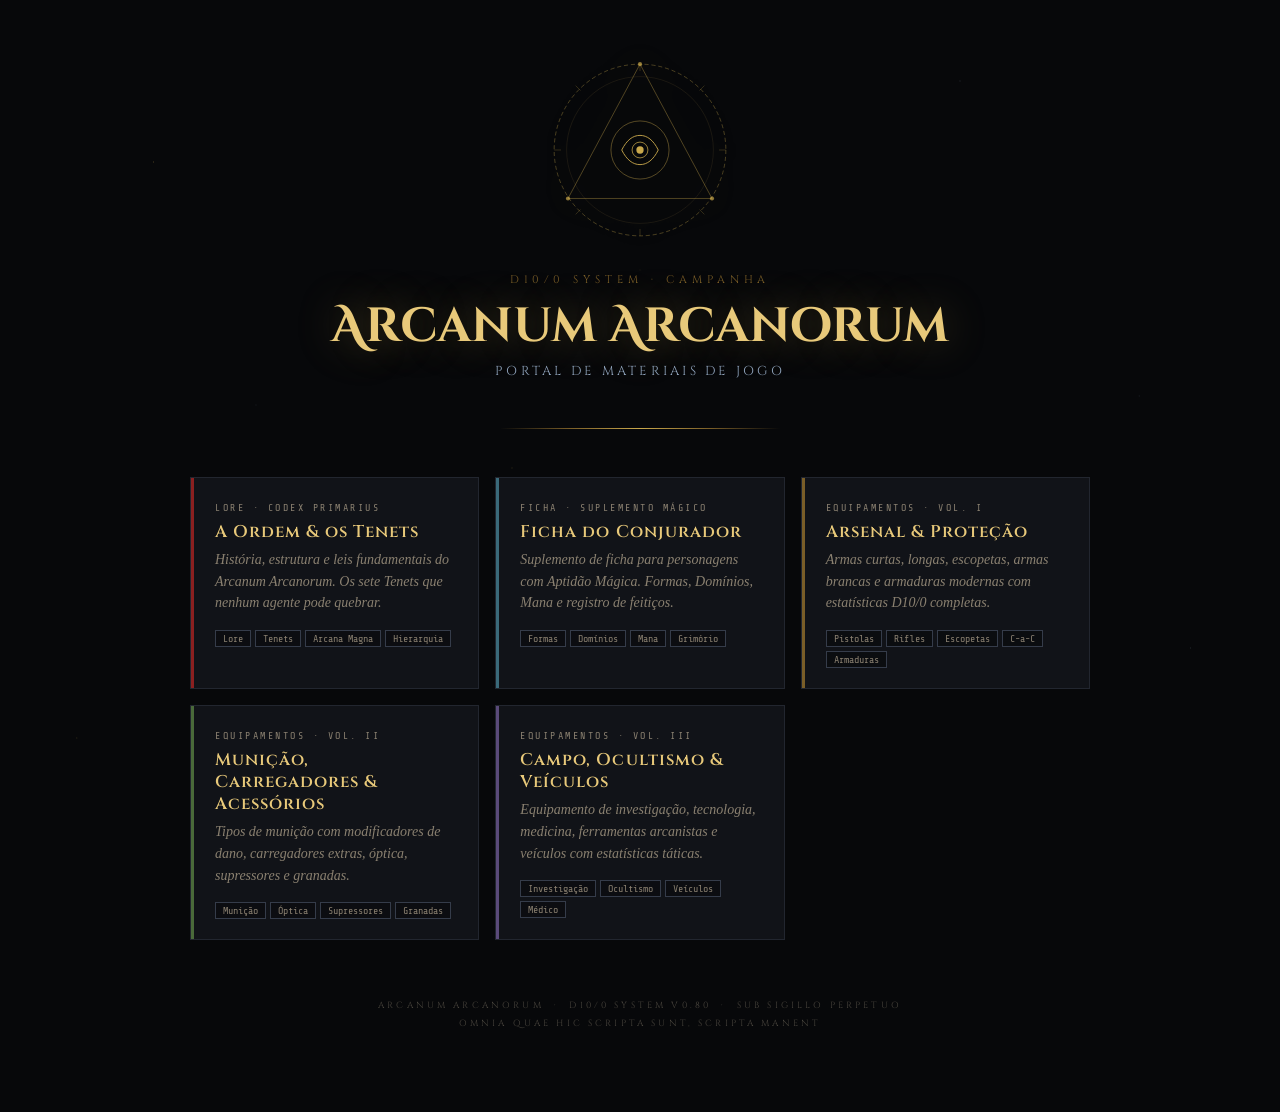
<file: index.html>
<!DOCTYPE html>
<html lang="pt-BR">
<head>
<meta charset="UTF-8">
<meta name="viewport" content="width=device-width, initial-scale=1.0">
<title>Arcanum Arcanorum — Portal</title>
<link rel="stylesheet" href="styles/index-codex.css">
</head>
<body class="index-page">

<!-- SIGIL -->
<div class="sigil-wrap">
  <div class="sigil-ring-anim">
    <svg viewBox="0 0 260 260" fill="none" xmlns="http://www.w3.org/2000/svg">
      <circle cx="130" cy="130" r="124" stroke="#c9a84c" stroke-width="1" stroke-dasharray="6 4" opacity="0.5"/>
      <circle cx="130" cy="130" r="106" stroke="#c9a84c" stroke-width="0.5" opacity="0.3"/>
      <polygon points="130,6 234,200 26,200" stroke="#c9a84c" stroke-width="1" fill="none" opacity="0.55"/>
      <circle cx="130" cy="130" r="42" stroke="#c9a84c" stroke-width="1" opacity="0.6"/>
      <g stroke="#c9a84c" stroke-width="0.8" opacity="0.4">
        <line x1="130" y1="6"   x2="130" y2="16"/>
        <line x1="130" y1="244" x2="130" y2="254"/>
        <line x1="6"   y1="130" x2="16"  y2="130"/>
        <line x1="244" y1="130" x2="254" y2="130"/>
        <line x1="37"  y1="37"  x2="44"  y2="44"/>
        <line x1="223" y1="37"  x2="216" y2="44"/>
        <line x1="37"  y1="223" x2="44"  y2="216"/>
        <line x1="223" y1="223" x2="216" y2="216"/>
      </g>
      <circle cx="130" cy="6"  r="3" fill="#c9a84c" opacity="0.7"/>
      <circle cx="234" cy="200" r="3" fill="#c9a84c" opacity="0.7"/>
      <circle cx="26"  cy="200" r="3" fill="#c9a84c" opacity="0.7"/>
    </svg>
  </div>
  <!-- eye is a sibling of the ring, NOT a child — so it never inherits the rotation -->
  <svg class="sigil-eye-static" width="56" height="56" viewBox="0 0 92 92" fill="none" xmlns="http://www.w3.org/2000/svg">
    <path d="M 16,46 C 24,30 34,22 46,22 C 58,22 68,30 76,46 C 68,62 58,70 46,70 C 34,70 24,62 16,46 Z"
          fill="none" stroke="#c9a84c" stroke-width="1.5"/>
    <circle cx="46" cy="46" r="13" fill="none" stroke="#c9a84c" stroke-width="1.2"/>
    <circle cx="46" cy="46" r="6" fill="#c9a84c"/>
  </svg>
</div>

<div class="supertitle">D10/0 System · Campanha</div>
<h1>Arcanum Arcanorum</h1>
<div class="subtitle">Portal de Materiais de Jogo</div>

<div class="rule"></div>

<div class="grid">

  <a class="card" href="codex.html">
    <div class="card-bar accent-lore"></div>
    <div class="card-vol">Lore · Codex Primarius</div>
    <div class="card-title">A Ordem &amp; os Tenets</div>
    <div class="card-desc">História, estrutura e leis fundamentais do Arcanum Arcanorum. Os sete Tenets que nenhum agente pode quebrar.</div>
    <div class="card-tags">
      <span class="tag">Lore</span>
      <span class="tag">Tenets</span>
      <span class="tag">Arcana Magna</span>
      <span class="tag">Hierarquia</span>
    </div>
    <div class="card-arrow">→</div>
  </a>

  <a class="card" href="ficha-conjurador.html">
    <div class="card-bar accent-sheet"></div>
    <div class="card-vol">Ficha · Suplemento Mágico</div>
    <div class="card-title">Ficha do Conjurador</div>
    <div class="card-desc">Suplemento de ficha para personagens com Aptidão Mágica. Formas, Domínios, Mana e registro de feitiços.</div>
    <div class="card-tags">
      <span class="tag">Formas</span>
      <span class="tag">Domínios</span>
      <span class="tag">Mana</span>
      <span class="tag">Grimório</span>
    </div>
    <div class="card-arrow">→</div>
  </a>

  <a class="card" href="equip-armas-armaduras.html">
    <div class="card-bar accent-arsenal"></div>
    <div class="card-vol">Equipamentos · Vol. I</div>
    <div class="card-title">Arsenal &amp; Proteção</div>
    <div class="card-desc">Armas curtas, longas, escopetas, armas brancas e armaduras modernas com estatísticas D10/0 completas.</div>
    <div class="card-tags">
      <span class="tag">Pistolas</span>
      <span class="tag">Rifles</span>
      <span class="tag">Escopetas</span>
      <span class="tag">C-a-C</span>
      <span class="tag">Armaduras</span>
    </div>
    <div class="card-arrow">→</div>
  </a>

  <a class="card" href="equip-municao-acessorios.html">
    <div class="card-bar accent-ammo"></div>
    <div class="card-vol">Equipamentos · Vol. II</div>
    <div class="card-title">Munição, Carregadores &amp; Acessórios</div>
    <div class="card-desc">Tipos de munição com modificadores de dano, carregadores extras, óptica, supressores e granadas.</div>
    <div class="card-tags">
      <span class="tag">Munição</span>
      <span class="tag">Óptica</span>
      <span class="tag">Supressores</span>
      <span class="tag">Granadas</span>
    </div>
    <div class="card-arrow">→</div>
  </a>

  <a class="card" href="equip-campo-veiculos.html">
    <div class="card-bar accent-field"></div>
    <div class="card-vol">Equipamentos · Vol. III</div>
    <div class="card-title">Campo, Ocultismo &amp; Veículos</div>
    <div class="card-desc">Equipamento de investigação, tecnologia, medicina, ferramentas arcanistas e veículos com estatísticas táticas.</div>
    <div class="card-tags">
      <span class="tag">Investigação</span>
      <span class="tag">Ocultismo</span>
      <span class="tag">Veículos</span>
      <span class="tag">Médico</span>
    </div>
    <div class="card-arrow">→</div>
  </a>

</div>

<footer>
  Arcanum Arcanorum &nbsp;·&nbsp; D10/0 System v0.80 &nbsp;·&nbsp; Sub Sigillo Perpetuo<br>
  Omnia quae hic scripta sunt, scripta manent
</footer>

</body>
</html>
</file>
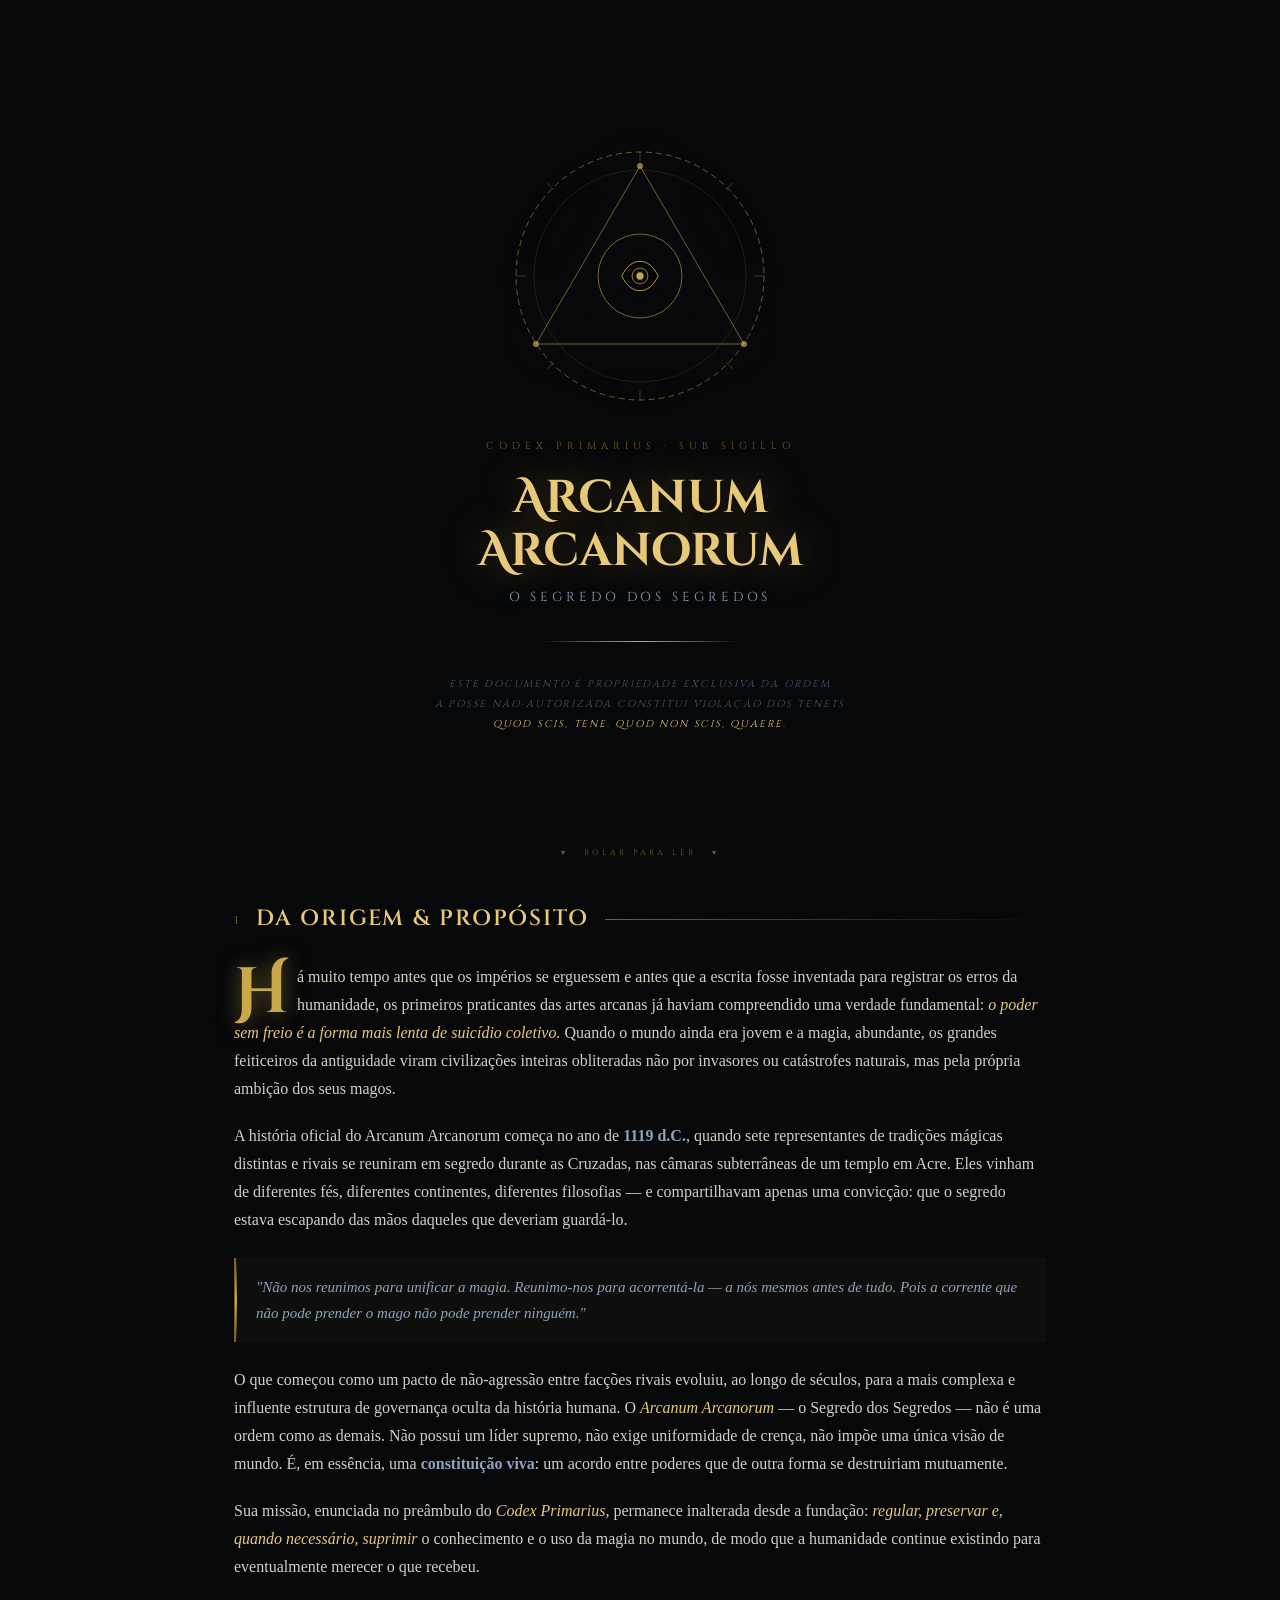
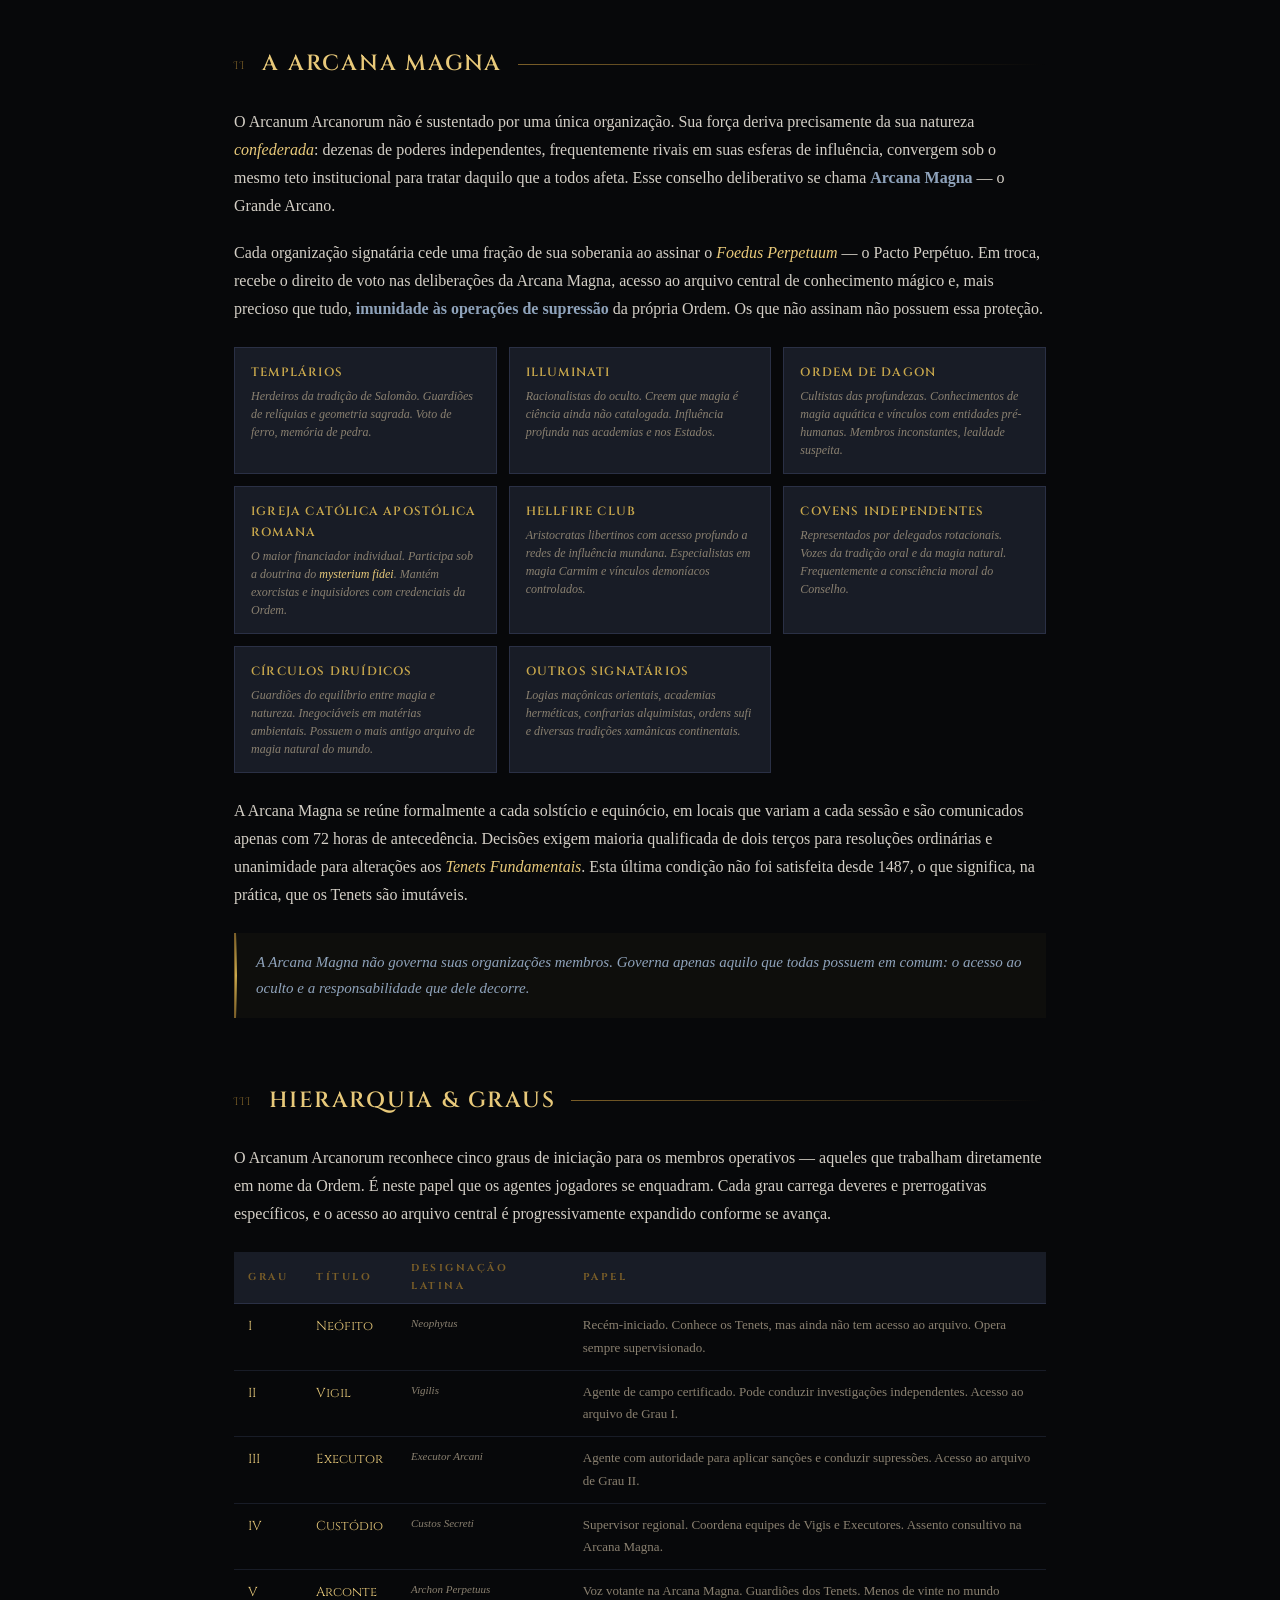
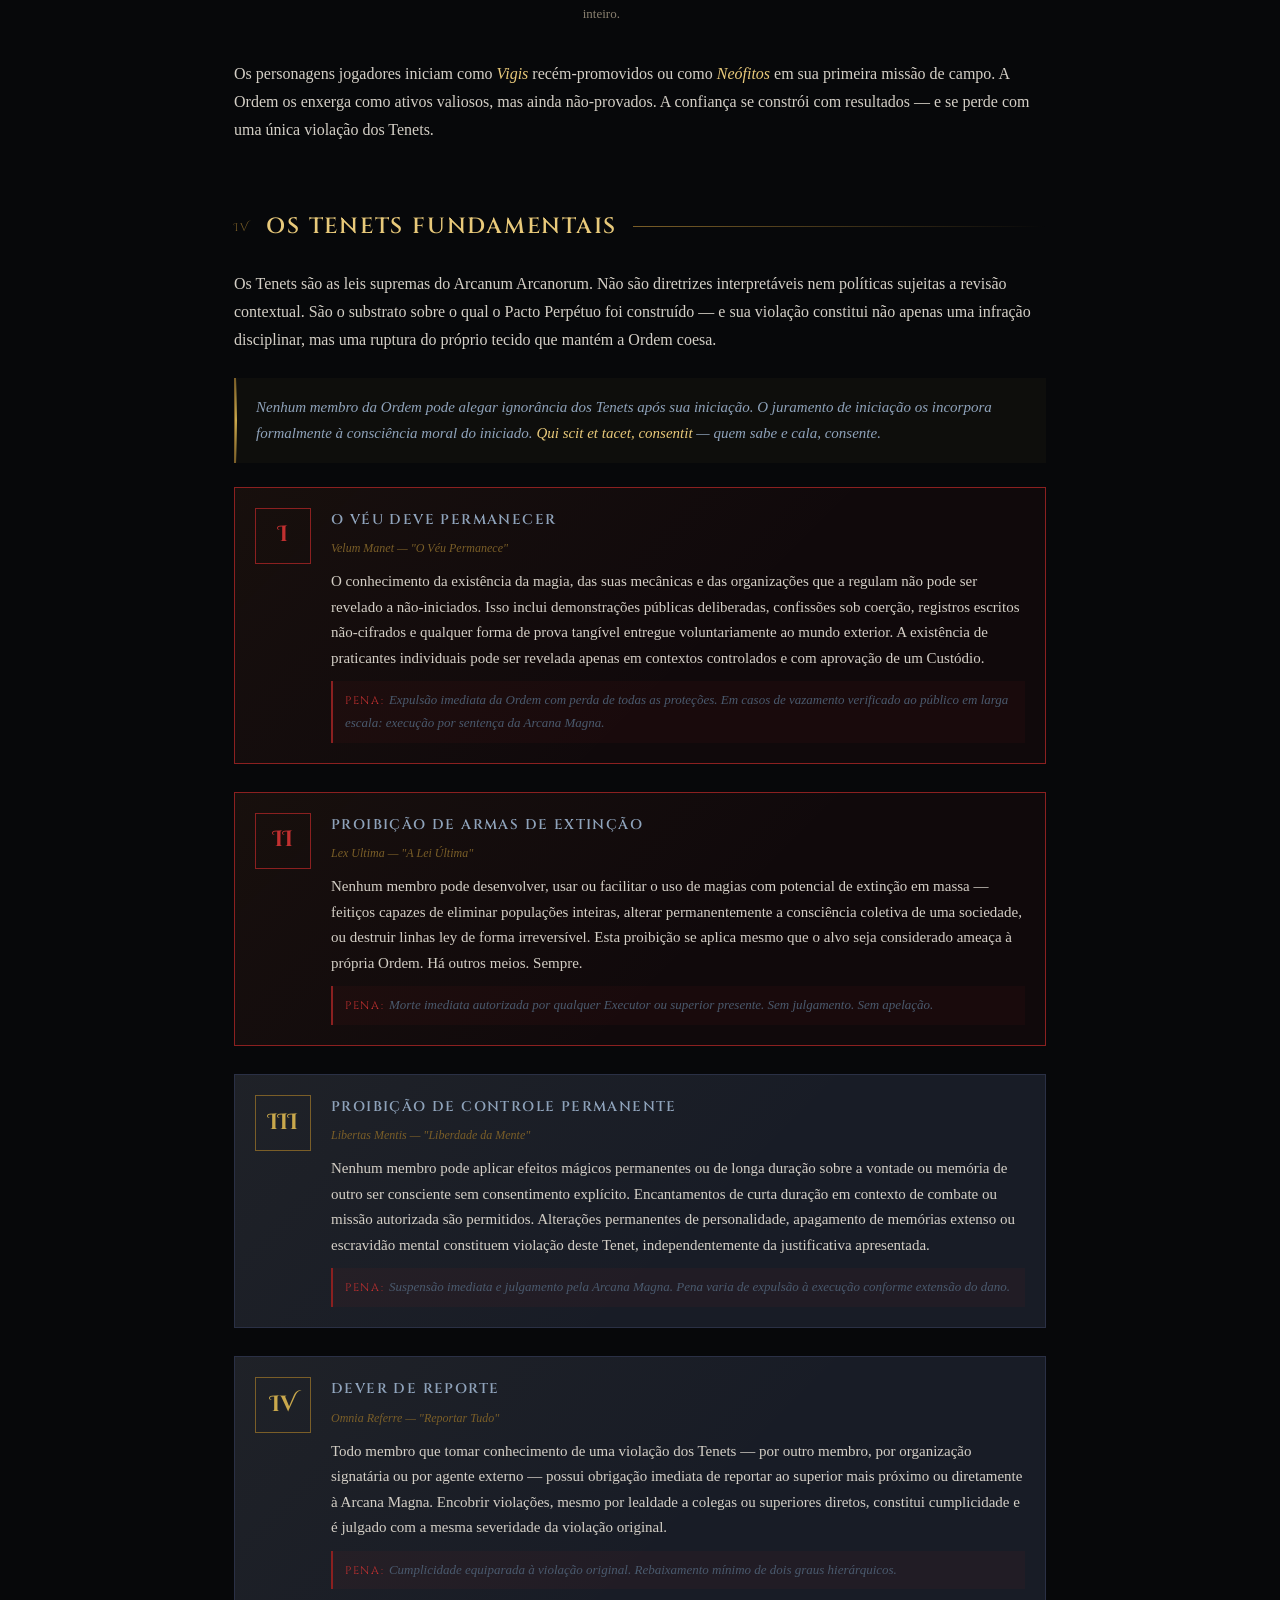
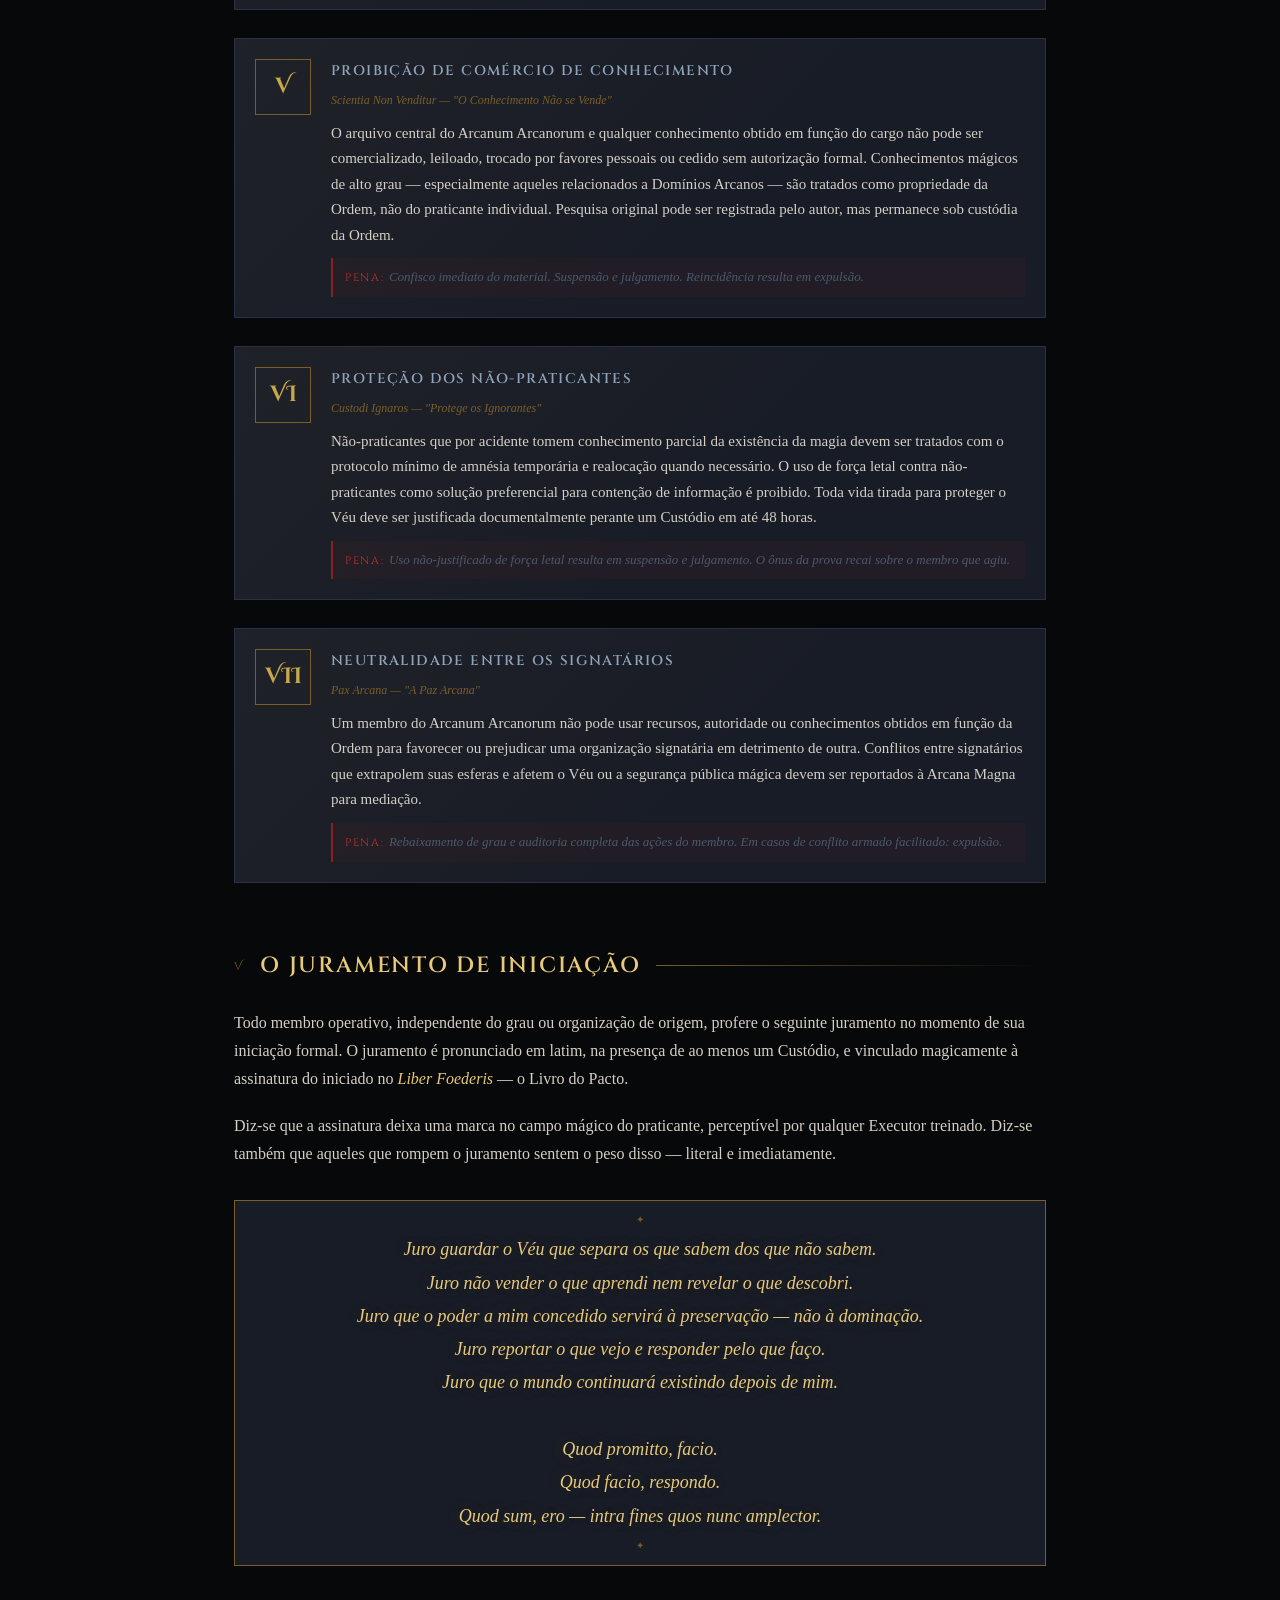
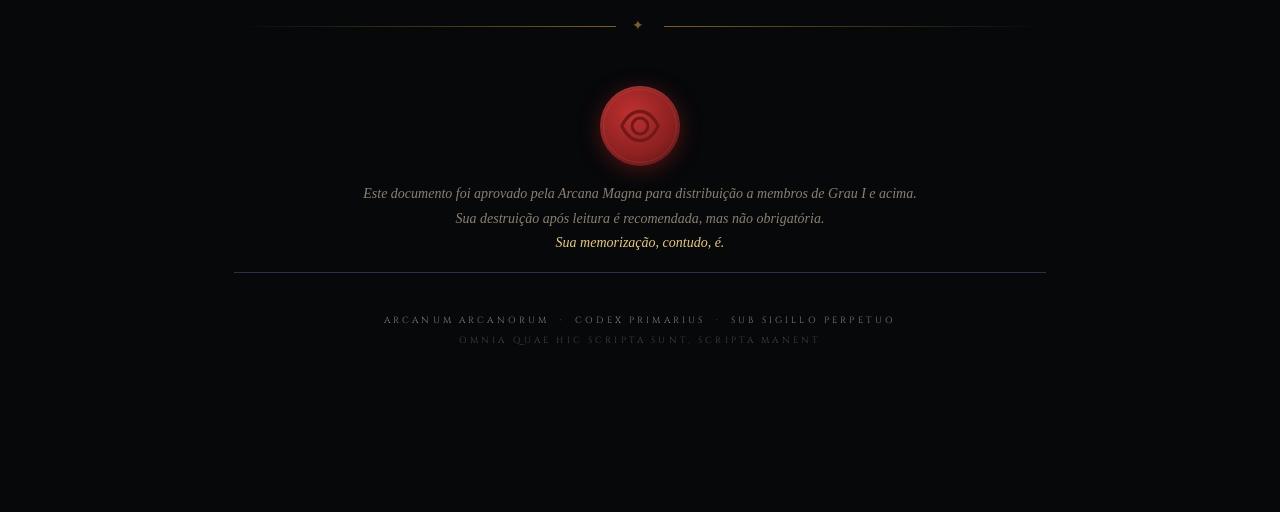
<file: arcanum-arcanorum-codex-vigilis.html>
<!DOCTYPE html>
<html lang="pt-BR">
<head>
<meta charset="UTF-8">
<meta name="viewport" content="width=device-width, initial-scale=1.0">
<title>Arcanum Arcanorum — Codex Primarius</title>
<style>
@import url('https://fonts.googleapis.com/css2?family=IM+Fell+English:ital@0;1&family=Cinzel+Decorative:wght@400;700&family=Cinzel:wght@400;600&display=swap');

:root {
  --void:       #07080a;
  --deep:       #0d0f14;
  --surface:    #12151c;
  --panel:      #181c26;
  --border:     #2a3045;
  --border-glow:#3d4a6e;
  --gold:       #c9a84c;
  --gold-light: #e8c97a;
  --gold-dim:   #7a5e28;
  --silver:     #8fa3bb;
  --silver-dim: #4a5a6e;
  --text:       #d4cfc6;
  --text-dim:   #8a8070;
  --red:        #8b2020;
  --red-glow:   #c03030;
}

*, *::before, *::after { box-sizing: border-box; margin: 0; padding: 0; }
html { scroll-behavior: smooth; }

body {
  background: var(--void);
  color: var(--text);
  font-family: 'IM Fell English', Georgia, serif;
  font-size: 16px;
  line-height: 1.75;
  min-height: 100vh;
  overflow-x: hidden;
}

body::before {
  content: '';
  position: fixed; inset: 0;
  background-image:
    radial-gradient(1px 1px at 15% 20%, rgba(201,168,76,0.3) 0%, transparent 100%),
    radial-gradient(1px 1px at 72% 8%,  rgba(143,163,187,0.2) 0%, transparent 100%),
    radial-gradient(1px 1px at 43% 55%, rgba(201,168,76,0.2) 0%, transparent 100%),
    radial-gradient(1px 1px at 88% 41%, rgba(143,163,187,0.15) 0%, transparent 100%),
    radial-gradient(1px 1px at 5%  80%, rgba(201,168,76,0.2) 0%, transparent 100%),
    radial-gradient(1px 1px at 60% 90%, rgba(143,163,187,0.1) 0%, transparent 100%),
    radial-gradient(1px 1px at 30% 65%, rgba(201,168,76,0.15) 0%, transparent 100%),
    radial-gradient(1px 1px at 95% 75%, rgba(143,163,187,0.2) 0%, transparent 100%);
  pointer-events: none;
  z-index: 0;
}

.wrapper {
  position: relative; z-index: 1;
  max-width: 860px;
  margin: 0 auto;
  padding: 0 24px 80px;
}

/* COVER */
.cover {
  min-height: 100vh;
  display: flex;
  flex-direction: column;
  align-items: center;
  justify-content: center;
  text-align: center;
  padding: 60px 0 80px;
  position: relative;
}

.sigil-ring {
  width: 260px; height: 260px;
  margin: 0 auto 32px;
  position: relative;
  animation: rotateSlow 60s linear infinite;
}
@keyframes rotateSlow { to { transform: rotate(360deg); } }

.sigil-ring > svg { width: 100%; height: 100%; filter: drop-shadow(0 0 18px rgba(201,168,76,0.35)); }

.sigil-center {
  position: absolute; inset: 0;
  display: flex; align-items: center; justify-content: center;
  animation: rotateSlow 60s linear infinite reverse;
}

.sigil-center svg { width: 56px; height: 56px; flex-shrink: 0; }

.sigil-center-wax {
  animation: none; !important
  position: absolute; inset: 0;
  display: flex; align-items: center; justify-content: center;
  width: 56px; height: 56px; flex-shrink: 0;
  fill: #1b0606; !important
}


.cover-supertitle {
  font-family: 'Cinzel', serif;
  font-size: 10px; letter-spacing: 0.5em; text-transform: uppercase;
  color: var(--gold-dim); margin-bottom: 16px;
}
.cover-title {
  font-family: 'Cinzel Decorative', serif;
  font-size: clamp(28px, 5vw, 46px); font-weight: 700;
  color: var(--gold-light); line-height: 1.15;
  text-shadow: 0 0 40px rgba(201,168,76,0.4), 0 2px 4px rgba(0,0,0,0.8);
  margin-bottom: 8px;
}
.cover-subtitle {
  font-family: 'Cinzel', serif;
  font-size: 13px; letter-spacing: 0.3em; text-transform: uppercase;
  color: var(--silver); margin-bottom: 32px;
}
.cover-rule {
  width: 200px; height: 1px;
  background: linear-gradient(90deg, transparent, var(--gold-dim), var(--gold), var(--gold-dim), transparent);
  margin: 0 auto 32px;
}
.cover-seal {
  font-family: 'Cinzel', serif; font-size: 10px;
  letter-spacing: 0.18em; text-transform: uppercase;
  color: var(--silver-dim); font-style: italic; line-height: 2;
}
.cover-scroll-hint {
  position: absolute; bottom: 40px; left: 50%; transform: translateX(-50%);
  font-family: 'Cinzel', serif; font-size: 8px;
  letter-spacing: 0.4em; text-transform: uppercase; color: var(--gold-dim);
  animation: pulse 2.5s ease-in-out infinite;
}
@keyframes pulse { 0%,100%{opacity:0.3} 50%{opacity:0.9} }

/* SECTIONS */
.section { margin-bottom: 64px; opacity: 0; transform: translateY(24px); animation: fadeUp 0.8s ease forwards; }
.section:nth-child(2) { animation-delay:0.1s; }
.section:nth-child(3) { animation-delay:0.2s; }
.section:nth-child(4) { animation-delay:0.3s; }
.section:nth-child(5) { animation-delay:0.4s; }
.section:nth-child(6) { animation-delay:0.5s; }
@keyframes fadeUp { to { opacity:1; transform:translateY(0); } }

.section-header { display:flex; align-items:center; gap:16px; margin-bottom:24px; }
.section-number { font-family:'Cinzel Decorative',serif; font-size:11px; color:var(--gold-dim); letter-spacing:0.2em; white-space:nowrap; padding-top:2px; }
.section-title { font-family:'Cinzel',serif; font-size:clamp(16px,2.5vw,22px); font-weight:600; color:var(--gold-light); letter-spacing:0.08em; text-transform:uppercase; white-space:nowrap; }
.section-rule { flex:1; height:1px; background:linear-gradient(90deg, var(--gold-dim), transparent); }

/* PROSE */
p { margin-bottom: 1.2em; color: var(--text); font-size: 16px; }
p:last-child { margin-bottom: 0; }
em { color: var(--gold-light); font-style: italic; }
strong { color: var(--silver); font-weight: 600; }

.dropcap::first-letter {
  font-family: 'Cinzel Decorative', serif;
  font-size: 4em; font-weight: 700; color: var(--gold);
  float: left; line-height: 0.75; margin: 6px 8px 0 0;
  text-shadow: 0 0 20px rgba(201,168,76,0.5);
}

.callout {
  border-left: 2px solid var(--gold-dim);
  background: rgba(201,168,76,0.04);
  padding: 16px 20px; margin: 24px 0; position: relative;
}
.callout::before {
  content:''; position:absolute; top:0; left:-1px; bottom:0; width:2px;
  background: linear-gradient(to bottom, transparent, var(--gold), transparent);
}
.callout p { font-style:italic; color:var(--silver); font-size:15px; margin:0; }

/* PATRONS GRID */
.patrons-grid { display:grid; grid-template-columns:repeat(auto-fill,minmax(200px,1fr)); gap:12px; margin:24px 0; }
.patron-card {
  border:1px solid var(--border); background:var(--panel);
  padding:14px 16px; position:relative; overflow:hidden;
  transition: border-color 0.3s, background 0.3s;
}
.patron-card::before {
  content:''; position:absolute; top:0; left:0; right:0; height:1px;
  background:linear-gradient(90deg, transparent, var(--gold-dim), transparent);
  opacity:0; transition:opacity 0.3s;
}
.patron-card:hover { border-color:var(--gold-dim); background:rgba(201,168,76,0.05); }
.patron-card:hover::before { opacity:1; }
.patron-name { font-family:'Cinzel',serif; font-size:12px; font-weight:600; letter-spacing:0.1em; color:var(--gold); margin-bottom:4px; text-transform:uppercase; }
.patron-desc { font-size:12px; font-style:italic; color:var(--text-dim); line-height:1.5; }

/* HIERARCHY TABLE */
.hierarchy { width:100%; border-collapse:collapse; margin:24px 0; font-size:14px; }
.hierarchy th { font-family:'Cinzel',serif; font-size:10px; letter-spacing:0.25em; text-transform:uppercase; color:var(--gold-dim); text-align:left; padding:8px 14px; border-bottom:1px solid var(--border); background:var(--panel); }
.hierarchy td { padding:10px 14px; border-bottom:1px solid rgba(42,48,69,0.5); vertical-align:top; }
.hierarchy tr:last-child td { border-bottom:none; }
.hierarchy tr:hover td { background:rgba(201,168,76,0.03); }
.rank-name { font-family:'Cinzel',serif; font-size:13px; color:var(--gold-light); }
.rank-lat { font-style:italic; color:var(--text-dim); font-size:11px; display:block; }

/* TENETS */
.tenets-list { list-style:none; padding:0; counter-reset:tenet; }
.tenet-item {
  counter-increment: tenet;
  display:grid; grid-template-columns:56px 1fr; gap:20px; align-items:start;
  margin-bottom:28px; padding:20px;
  border:1px solid var(--border); background:var(--panel);
  position:relative; overflow:hidden; transition:border-color 0.3s;
}
.tenet-item::before {
  content:''; position:absolute; inset:0;
  background:linear-gradient(135deg, rgba(201,168,76,0.04) 0%, transparent 60%);
  pointer-events:none;
}
.tenet-item:hover { border-color:var(--border-glow); }
.tenet-item.blood { border-color:var(--red); background:rgba(139,32,32,0.07); }
.tenet-item.blood:hover { border-color:var(--red-glow); }
.tenet-item.blood .tenet-num { color:var(--red-glow); border-color:var(--red); }
.tenet-num {
  font-family:'Cinzel Decorative',serif; font-size:22px; font-weight:700; color:var(--gold);
  border:1px solid var(--gold-dim); width:56px; height:56px;
  display:flex; align-items:center; justify-content:center;
  flex-shrink:0; position:relative; z-index:1;
}
.tenet-body { position:relative; z-index:1; }
.tenet-title { font-family:'Cinzel',serif; font-size:14px; font-weight:600; letter-spacing:0.1em; text-transform:uppercase; color:var(--silver); margin-bottom:6px; }
.tenet-latin { font-style:italic; font-size:12px; color:var(--gold-dim); margin-bottom:10px; display:block; }
.tenet-text { font-size:15px; color:var(--text); margin:0; line-height:1.7; }
.tenet-penalty {
  margin-top:10px; padding:8px 12px;
  border-left:2px solid var(--red); background:rgba(139,32,32,0.08);
  font-size:13px; font-style:italic; color:var(--silver-dim);
}
.tenet-penalty::before {
  content:'Pena: '; font-family:'Cinzel',serif; font-style:normal;
  color:var(--red-glow); font-size:11px; letter-spacing:0.15em; text-transform:uppercase;
}

/* DIVIDER */
.divider { display:flex; align-items:center; gap:16px; margin:48px 0; color:var(--gold-dim); font-size:14px; letter-spacing:0.3em; }
.divider::before, .divider::after { content:''; flex:1; height:1px; background:linear-gradient(90deg, transparent, var(--gold-dim)); }
.divider::after { background:linear-gradient(90deg, var(--gold-dim), transparent); }

/* OATH */
.oath-block {
  border:1px solid var(--gold-dim); background:var(--panel);
  padding:32px 36px; margin:32px 0; position:relative; text-align:center;
}
.oath-block::before, .oath-block::after { content:'✦'; position:absolute; font-size:10px; color:var(--gold-dim); }
.oath-block::before { top:10px; left:50%; transform:translateX(-50%); }
.oath-block::after  { bottom:10px; left:50%; transform:translateX(-50%); }
.oath-text { font-family:'IM Fell English',serif; font-style:italic; font-size:18px; color:var(--gold-light); line-height:1.85; text-shadow:0 0 20px rgba(201,168,76,0.2); }

/* WAX SEAL */
.wax-seal {
  display:inline-flex; align-items:center; justify-content:center;
  width:80px; height:80px; border-radius:50%;
  background:radial-gradient(circle at 40% 35%, #c03030, #8b2020 60%, #4a0f0f);
  box-shadow:0 4px 20px rgba(139,32,32,0.5), inset 0 1px 2px rgba(255,255,255,0.1);
  font-size:32px; margin:0 auto 16px; position:relative;
}
.wax-seal::after { content:''; position:absolute; inset:3px; border-radius:50%; border:1px solid rgba(255,255,255,0.08); }

/* FOOTER */
.doc-footer {
  text-align:center; padding:40px 0 20px;
  border-top:1px solid var(--border);
  font-family:'Cinzel',serif; font-size:9px; letter-spacing:0.35em;
  text-transform:uppercase; color:var(--text-dim);
}

/* SCROLL PROGRESS */
.scroll-progress {
  position:fixed; top:0; left:0; right:0; height:2px;
  background:linear-gradient(90deg, var(--gold), #2a8a7a);
  transform-origin:left; transform:scaleX(0); z-index:100;
}
</style>
</head>
<body>

<div class="scroll-progress" id="progress"></div>

<div class="wrapper">

  <!-- COVER -->
  <div class="cover">
    <div class="sigil-ring">
      <svg viewBox="0 0 260 260" fill="none" xmlns="http://www.w3.org/2000/svg">
        <circle cx="130" cy="130" r="124" stroke="#c9a84c" stroke-width="1" stroke-dasharray="6 4" opacity="0.5"/>
        <circle cx="130" cy="130" r="106" stroke="#c9a84c" stroke-width="0.5" opacity="0.3"/>
        <polygon points="130,20 234,198 26,198" stroke="#c9a84c" stroke-width="1" fill="none" opacity="0.55"/>
        <circle cx="130" cy="130" r="42" stroke="#c9a84c" stroke-width="1" opacity="0.6"/>
        <g stroke="#c9a84c" stroke-width="0.8" opacity="0.4">
          <line x1="130" y1="6"   x2="130" y2="16"/>
          <line x1="130" y1="244" x2="130" y2="254"/>
          <line x1="6"   y1="130" x2="16"  y2="130"/>
          <line x1="244" y1="130" x2="254" y2="130"/>
          <line x1="37"  y1="37"  x2="44"  y2="44"/>
          <line x1="223" y1="37"  x2="216" y2="44"/>
          <line x1="37"  y1="223" x2="44"  y2="216"/>
          <line x1="223" y1="223" x2="216" y2="216"/>
        </g>
        <circle cx="130" cy="20"  r="3" fill="#c9a84c" opacity="0.7"/>
        <circle cx="234" cy="198" r="3" fill="#c9a84c" opacity="0.7"/>
        <circle cx="26"  cy="198" r="3" fill="#c9a84c" opacity="0.7"/>
      </svg>
      <div class="sigil-center">
        <svg width="92" height="92" viewBox="0 0 92 92" fill="none" xmlns="http://www.w3.org/2000/svg">
          <path d="M 16,46 C 24,30 34,22 46,22 C 58,22 68,30 76,46 C 68,62 58,70 46,70 C 34,70 24,62 16,46 Z"
                fill="none" stroke="#c9a84c" stroke-width="1.5"/>
          <circle cx="46" cy="46" r="13" fill="none" stroke="#c9a84c" stroke-width="1.2"/>
          <circle cx="46" cy="46" r="6" fill="#c9a84c"/>
        </svg>
      </div>
    </div>

    <div class="cover-supertitle">Codex Primarius · Sub Sigillo</div>
    <div class="cover-title">Arcanum<br>Arcanorum</div>
    <div class="cover-subtitle">O Segredo dos Segredos</div>
    <div class="cover-rule"></div>
    <div class="cover-seal">
      Este documento é propriedade exclusiva da Ordem<br>
      A posse não-autorizada constitui violação dos Tenets<br>
      <em>Quod scis, tene. Quod non scis, quaere.</em>
    </div>
    <div class="cover-scroll-hint">▾ &nbsp; rolar para ler &nbsp; ▾</div>
  </div>

  <!-- I. ORIGEM -->
  <div class="section">
    <div class="section-header">
      <span class="section-number">I</span>
      <span class="section-title">Da Origem &amp; Propósito</span>
      <div class="section-rule"></div>
    </div>

    <p class="dropcap">Há muito tempo antes que os impérios se erguessem e antes que a escrita fosse inventada para registrar os erros da humanidade, os primeiros praticantes das artes arcanas já haviam compreendido uma verdade fundamental: <em>o poder sem freio é a forma mais lenta de suicídio coletivo.</em> Quando o mundo ainda era jovem e a magia, abundante, os grandes feiticeiros da antiguidade viram civilizações inteiras obliteradas não por invasores ou catástrofes naturais, mas pela própria ambição dos seus magos.</p>

    <p>A história oficial do Arcanum Arcanorum começa no ano de <strong>1119 d.C.</strong>, quando sete representantes de tradições mágicas distintas e rivais se reuniram em segredo durante as Cruzadas, nas câmaras subterrâneas de um templo em Acre. Eles vinham de diferentes fés, diferentes continentes, diferentes filosofias — e compartilhavam apenas uma convicção: que o segredo estava escapando das mãos daqueles que deveriam guardá-lo.</p>

    <div class="callout">
      <p>"Não nos reunimos para unificar a magia. Reunimo-nos para acorrentá-la — a nós mesmos antes de tudo. Pois a corrente que não pode prender o mago não pode prender ninguém."</p>
    </div>

    <p>O que começou como um pacto de não-agressão entre facções rivais evoluiu, ao longo de séculos, para a mais complexa e influente estrutura de governança oculta da história humana. O <em>Arcanum Arcanorum</em> — o Segredo dos Segredos — não é uma ordem como as demais. Não possui um líder supremo, não exige uniformidade de crença, não impõe uma única visão de mundo. É, em essência, uma <strong>constituição viva</strong>: um acordo entre poderes que de outra forma se destruiriam mutuamente.</p>

    <p>Sua missão, enunciada no preâmbulo do <em>Codex Primarius</em>, permanece inalterada desde a fundação: <em>regular, preservar e, quando necessário, suprimir</em> o conhecimento e o uso da magia no mundo, de modo que a humanidade continue existindo para eventualmente merecer o que recebeu.</p>
  </div>

  <!-- II. ARCANA MAGNA -->
  <div class="section">
    <div class="section-header">
      <span class="section-number">II</span>
      <span class="section-title">A Arcana Magna</span>
      <div class="section-rule"></div>
    </div>

    <p>O Arcanum Arcanorum não é sustentado por uma única organização. Sua força deriva precisamente da sua natureza <em>confederada</em>: dezenas de poderes independentes, frequentemente rivais em suas esferas de influência, convergem sob o mesmo teto institucional para tratar daquilo que a todos afeta. Esse conselho deliberativo se chama <strong>Arcana Magna</strong> — o Grande Arcano.</p>

    <p>Cada organização signatária cede uma fração de sua soberania ao assinar o <em>Foedus Perpetuum</em> — o Pacto Perpétuo. Em troca, recebe o direito de voto nas deliberações da Arcana Magna, acesso ao arquivo central de conhecimento mágico e, mais precioso que tudo, <strong>imunidade às operações de supressão</strong> da própria Ordem. Os que não assinam não possuem essa proteção.</p>

    <div class="patrons-grid">
      <div class="patron-card">
        <div class="patron-name">Templários</div>
        <div class="patron-desc">Herdeiros da tradição de Salomão. Guardiões de relíquias e geometria sagrada. Voto de ferro, memória de pedra.</div>
      </div>
      <div class="patron-card">
        <div class="patron-name">Illuminati</div>
        <div class="patron-desc">Racionalistas do oculto. Creem que magia é ciência ainda não catalogada. Influência profunda nas academias e nos Estados.</div>
      </div>
      <div class="patron-card">
        <div class="patron-name">Ordem de Dagon</div>
        <div class="patron-desc">Cultistas das profundezas. Conhecimentos de magia aquática e vínculos com entidades pré-humanas. Membros inconstantes, lealdade suspeita.</div>
      </div>
      <div class="patron-card">
        <div class="patron-name">Igreja Católica Apostólica Romana</div>
        <div class="patron-desc">O maior financiador individual. Participa sob a doutrina do <em>mysterium fidei</em>. Mantém exorcistas e inquisidores com credenciais da Ordem.</div>
      </div>
      <div class="patron-card">
        <div class="patron-name">Hellfire Club</div>
        <div class="patron-desc">Aristocratas libertinos com acesso profundo a redes de influência mundana. Especialistas em magia Carmim e vínculos demoníacos controlados.</div>
      </div>
      <div class="patron-card">
        <div class="patron-name">Covens Independentes</div>
        <div class="patron-desc">Representados por delegados rotacionais. Vozes da tradição oral e da magia natural. Frequentemente a consciência moral do Conselho.</div>
      </div>
      <div class="patron-card">
        <div class="patron-name">Círculos Druídicos</div>
        <div class="patron-desc">Guardiões do equilíbrio entre magia e natureza. Inegociáveis em matérias ambientais. Possuem o mais antigo arquivo de magia natural do mundo.</div>
      </div>
      <div class="patron-card">
        <div class="patron-name">Outros Signatários</div>
        <div class="patron-desc">Logias maçônicas orientais, academias herméticas, confrarias alquimistas, ordens sufi e diversas tradições xamânicas continentais.</div>
      </div>
    </div>

    <p>A Arcana Magna se reúne formalmente a cada solstício e equinócio, em locais que variam a cada sessão e são comunicados apenas com 72 horas de antecedência. Decisões exigem maioria qualificada de dois terços para resoluções ordinárias e unanimidade para alterações aos <em>Tenets Fundamentais</em>. Esta última condição não foi satisfeita desde 1487, o que significa, na prática, que os Tenets são imutáveis.</p>

    <div class="callout">
      <p>A Arcana Magna não governa suas organizações membros. Governa apenas aquilo que todas possuem em comum: o acesso ao oculto e a responsabilidade que dele decorre.</p>
    </div>
  </div>

  <!-- III. HIERARQUIA -->
  <div class="section">
    <div class="section-header">
      <span class="section-number">III</span>
      <span class="section-title">Hierarquia &amp; Graus</span>
      <div class="section-rule"></div>
    </div>

    <p>O Arcanum Arcanorum reconhece cinco graus de iniciação para os membros operativos — aqueles que trabalham diretamente em nome da Ordem. É neste papel que os agentes jogadores se enquadram. Cada grau carrega deveres e prerrogativas específicos, e o acesso ao arquivo central é progressivamente expandido conforme se avança.</p>

    <table class="hierarchy">
      <thead>
        <tr>
          <th>Grau</th>
          <th>Título</th>
          <th>Designação Latina</th>
          <th>Papel</th>
        </tr>
      </thead>
      <tbody>
        <tr>
          <td><span class="rank-name">I</span></td>
          <td><span class="rank-name">Neófito</span></td>
          <td><span class="rank-lat">Neophytus</span></td>
          <td style="font-size:13px;color:#8a8070;">Recém-iniciado. Conhece os Tenets, mas ainda não tem acesso ao arquivo. Opera sempre supervisionado.</td>
        </tr>
        <tr>
          <td><span class="rank-name">II</span></td>
          <td><span class="rank-name">Vigil</span></td>
          <td><span class="rank-lat">Vigilis</span></td>
          <td style="font-size:13px;color:#8a8070;">Agente de campo certificado. Pode conduzir investigações independentes. Acesso ao arquivo de Grau I.</td>
        </tr>
        <tr>
          <td><span class="rank-name">III</span></td>
          <td><span class="rank-name">Executor</span></td>
          <td><span class="rank-lat">Executor Arcani</span></td>
          <td style="font-size:13px;color:#8a8070;">Agente com autoridade para aplicar sanções e conduzir supressões. Acesso ao arquivo de Grau II.</td>
        </tr>
        <tr>
          <td><span class="rank-name">IV</span></td>
          <td><span class="rank-name">Custódio</span></td>
          <td><span class="rank-lat">Custos Secreti</span></td>
          <td style="font-size:13px;color:#8a8070;">Supervisor regional. Coordena equipes de Vigis e Executores. Assento consultivo na Arcana Magna.</td>
        </tr>
        <tr>
          <td><span class="rank-name">V</span></td>
          <td><span class="rank-name">Arconte</span></td>
          <td><span class="rank-lat">Archon Perpetuus</span></td>
          <td style="font-size:13px;color:#8a8070;">Voz votante na Arcana Magna. Guardiões dos Tenets. Menos de vinte no mundo inteiro.</td>
        </tr>
      </tbody>
    </table>

    <p>Os personagens jogadores iniciam como <em>Vigis</em> recém-promovidos ou como <em>Neófitos</em> em sua primeira missão de campo. A Ordem os enxerga como ativos valiosos, mas ainda não-provados. A confiança se constrói com resultados — e se perde com uma única violação dos Tenets.</p>
  </div>

  <!-- IV. TENETS -->
  <div class="section">
    <div class="section-header">
      <span class="section-number">IV</span>
      <span class="section-title">Os Tenets Fundamentais</span>
      <div class="section-rule"></div>
    </div>

    <p>Os Tenets são as leis supremas do Arcanum Arcanorum. Não são diretrizes interpretáveis nem políticas sujeitas a revisão contextual. São o substrato sobre o qual o Pacto Perpétuo foi construído — e sua violação constitui não apenas uma infração disciplinar, mas uma ruptura do próprio tecido que mantém a Ordem coesa.</p>

    <div class="callout">
      <p>Nenhum membro da Ordem pode alegar ignorância dos Tenets após sua iniciação. O juramento de iniciação os incorpora formalmente à consciência moral do iniciado. <em>Qui scit et tacet, consentit</em> — quem sabe e cala, consente.</p>
    </div>

    <ul class="tenets-list">

      <li class="tenet-item blood">
        <div class="tenet-num">I</div>
        <div class="tenet-body">
          <div class="tenet-title">O Véu deve permanecer</div>
          <span class="tenet-latin">Velum Manet — "O Véu Permanece"</span>
          <p class="tenet-text">O conhecimento da existência da magia, das suas mecânicas e das organizações que a regulam não pode ser revelado a não-iniciados. Isso inclui demonstrações públicas deliberadas, confissões sob coerção, registros escritos não-cifrados e qualquer forma de prova tangível entregue voluntariamente ao mundo exterior. A existência de praticantes individuais pode ser revelada apenas em contextos controlados e com aprovação de um Custódio.</p>
          <div class="tenet-penalty">Expulsão imediata da Ordem com perda de todas as proteções. Em casos de vazamento verificado ao público em larga escala: execução por sentença da Arcana Magna.</div>
        </div>
      </li>

      <li class="tenet-item blood">
        <div class="tenet-num">II</div>
        <div class="tenet-body">
          <div class="tenet-title">Proibição de Armas de Extinção</div>
          <span class="tenet-latin">Lex Ultima — "A Lei Última"</span>
          <p class="tenet-text">Nenhum membro pode desenvolver, usar ou facilitar o uso de magias com potencial de extinção em massa — feitiços capazes de eliminar populações inteiras, alterar permanentemente a consciência coletiva de uma sociedade, ou destruir linhas ley de forma irreversível. Esta proibição se aplica mesmo que o alvo seja considerado ameaça à própria Ordem. Há outros meios. Sempre.</p>
          <div class="tenet-penalty">Morte imediata autorizada por qualquer Executor ou superior presente. Sem julgamento. Sem apelação.</div>
        </div>
      </li>

      <li class="tenet-item">
        <div class="tenet-num">III</div>
        <div class="tenet-body">
          <div class="tenet-title">Proibição de Controle Permanente</div>
          <span class="tenet-latin">Libertas Mentis — "Liberdade da Mente"</span>
          <p class="tenet-text">Nenhum membro pode aplicar efeitos mágicos permanentes ou de longa duração sobre a vontade ou memória de outro ser consciente sem consentimento explícito. Encantamentos de curta duração em contexto de combate ou missão autorizada são permitidos. Alterações permanentes de personalidade, apagamento de memórias extenso ou escravidão mental constituem violação deste Tenet, independentemente da justificativa apresentada.</p>
          <div class="tenet-penalty">Suspensão imediata e julgamento pela Arcana Magna. Pena varia de expulsão à execução conforme extensão do dano.</div>
        </div>
      </li>

      <li class="tenet-item">
        <div class="tenet-num">IV</div>
        <div class="tenet-body">
          <div class="tenet-title">Dever de Reporte</div>
          <span class="tenet-latin">Omnia Referre — "Reportar Tudo"</span>
          <p class="tenet-text">Todo membro que tomar conhecimento de uma violação dos Tenets — por outro membro, por organização signatária ou por agente externo — possui obrigação imediata de reportar ao superior mais próximo ou diretamente à Arcana Magna. Encobrir violações, mesmo por lealdade a colegas ou superiores diretos, constitui cumplicidade e é julgado com a mesma severidade da violação original.</p>
          <div class="tenet-penalty">Cumplicidade equiparada à violação original. Rebaixamento mínimo de dois graus hierárquicos.</div>
        </div>
      </li>

      <li class="tenet-item">
        <div class="tenet-num">V</div>
        <div class="tenet-body">
          <div class="tenet-title">Proibição de Comércio de Conhecimento</div>
          <span class="tenet-latin">Scientia Non Venditur — "O Conhecimento Não se Vende"</span>
          <p class="tenet-text">O arquivo central do Arcanum Arcanorum e qualquer conhecimento obtido em função do cargo não pode ser comercializado, leiloado, trocado por favores pessoais ou cedido sem autorização formal. Conhecimentos mágicos de alto grau — especialmente aqueles relacionados a Domínios Arcanos — são tratados como propriedade da Ordem, não do praticante individual. Pesquisa original pode ser registrada pelo autor, mas permanece sob custódia da Ordem.</p>
          <div class="tenet-penalty">Confisco imediato do material. Suspensão e julgamento. Reincidência resulta em expulsão.</div>
        </div>
      </li>

      <li class="tenet-item">
        <div class="tenet-num">VI</div>
        <div class="tenet-body">
          <div class="tenet-title">Proteção dos Não-Praticantes</div>
          <span class="tenet-latin">Custodi Ignaros — "Protege os Ignorantes"</span>
          <p class="tenet-text">Não-praticantes que por acidente tomem conhecimento parcial da existência da magia devem ser tratados com o protocolo mínimo de amnésia temporária e realocação quando necessário. O uso de força letal contra não-praticantes como solução preferencial para contenção de informação é proibido. Toda vida tirada para proteger o Véu deve ser justificada documentalmente perante um Custódio em até 48 horas.</p>
          <div class="tenet-penalty">Uso não-justificado de força letal resulta em suspensão e julgamento. O ônus da prova recai sobre o membro que agiu.</div>
        </div>
      </li>

      <li class="tenet-item">
        <div class="tenet-num">VII</div>
        <div class="tenet-body">
          <div class="tenet-title">Neutralidade entre os Signatários</div>
          <span class="tenet-latin">Pax Arcana — "A Paz Arcana"</span>
          <p class="tenet-text">Um membro do Arcanum Arcanorum não pode usar recursos, autoridade ou conhecimentos obtidos em função da Ordem para favorecer ou prejudicar uma organização signatária em detrimento de outra. Conflitos entre signatários que extrapolem suas esferas e afetem o Véu ou a segurança pública mágica devem ser reportados à Arcana Magna para mediação.</p>
          <div class="tenet-penalty">Rebaixamento de grau e auditoria completa das ações do membro. Em casos de conflito armado facilitado: expulsão.</div>
        </div>
      </li>

    </ul>
  </div>

  <!-- V. JURAMENTO -->
  <div class="section">
    <div class="section-header">
      <span class="section-number">V</span>
      <span class="section-title">O Juramento de Iniciação</span>
      <div class="section-rule"></div>
    </div>

    <p>Todo membro operativo, independente do grau ou organização de origem, profere o seguinte juramento no momento de sua iniciação formal. O juramento é pronunciado em latim, na presença de ao menos um Custódio, e vinculado magicamente à assinatura do iniciado no <em>Liber Foederis</em> — o Livro do Pacto.</p>

    <p>Diz-se que a assinatura deixa uma marca no campo mágico do praticante, perceptível por qualquer Executor treinado. Diz-se também que aqueles que rompem o juramento sentem o peso disso — literal e imediatamente.</p>

    <div class="oath-block">
      <div class="oath-text">
        Juro guardar o Véu que separa os que sabem dos que não sabem.<br>
        Juro não vender o que aprendi nem revelar o que descobri.<br>
        Juro que o poder a mim concedido servirá à preservação — não à dominação.<br>
        Juro reportar o que vejo e responder pelo que faço.<br>
        Juro que o mundo continuará existindo depois de mim.<br><br>
        <em>Quod promitto, facio.<br>
        Quod facio, respondo.<br>
        Quod sum, ero — intra fines quos nunc amplector.</em>
      </div>
    </div>

    <div class="divider">✦</div>

    <div style="text-align:center;margin-bottom:16px;">
      <div class="wax-seal">
      <div class="sigil-center-wax">
        <svg width="92" height="92" viewBox="0 0 92 92" fill="none" xmlns="http://www.w3.org/2000/svg">
          <path d="M 16,46 C 24,30 34,22 46,22 C 58,22 68,30 76,46 C 68,62 58,70 46,70 C 34,70 24,62 16,46 Z"
                fill="none" stroke="#6f1919" stroke-width="5"/>
          <circle cx="46" cy="46" r="13" fill="none" stroke="#6f1919" stroke-width="5"/>
        </svg>
      </div>
    </div>

    <p style="text-align:center;font-style:italic;color:var(--text-dim);font-size:14px;">
      Este documento foi aprovado pela Arcana Magna para distribuição a membros de Grau I e acima.<br>
      Sua destruição após leitura é recomendada, mas não obrigatória.<br>
      <em>Sua memorização, contudo, é.</em>
    </p>
  </div>

  <div class="doc-footer">
    Arcanum Arcanorum &nbsp;·&nbsp; Codex Primarius &nbsp;·&nbsp; Sub Sigillo Perpetuo<br>
    <span style="opacity:0.5;margin-top:4px;display:block;">Omnia quae hic scripta sunt, scripta manent</span>
  </div>

</div>

<script>
  window.addEventListener('scroll', () => {
    const el = document.getElementById('progress');
    const pct = window.scrollY / (document.body.scrollHeight - window.innerHeight);
    el.style.transform = 'scaleX(' + pct + ')';
  });
</script>
</body>
</html>
</file>
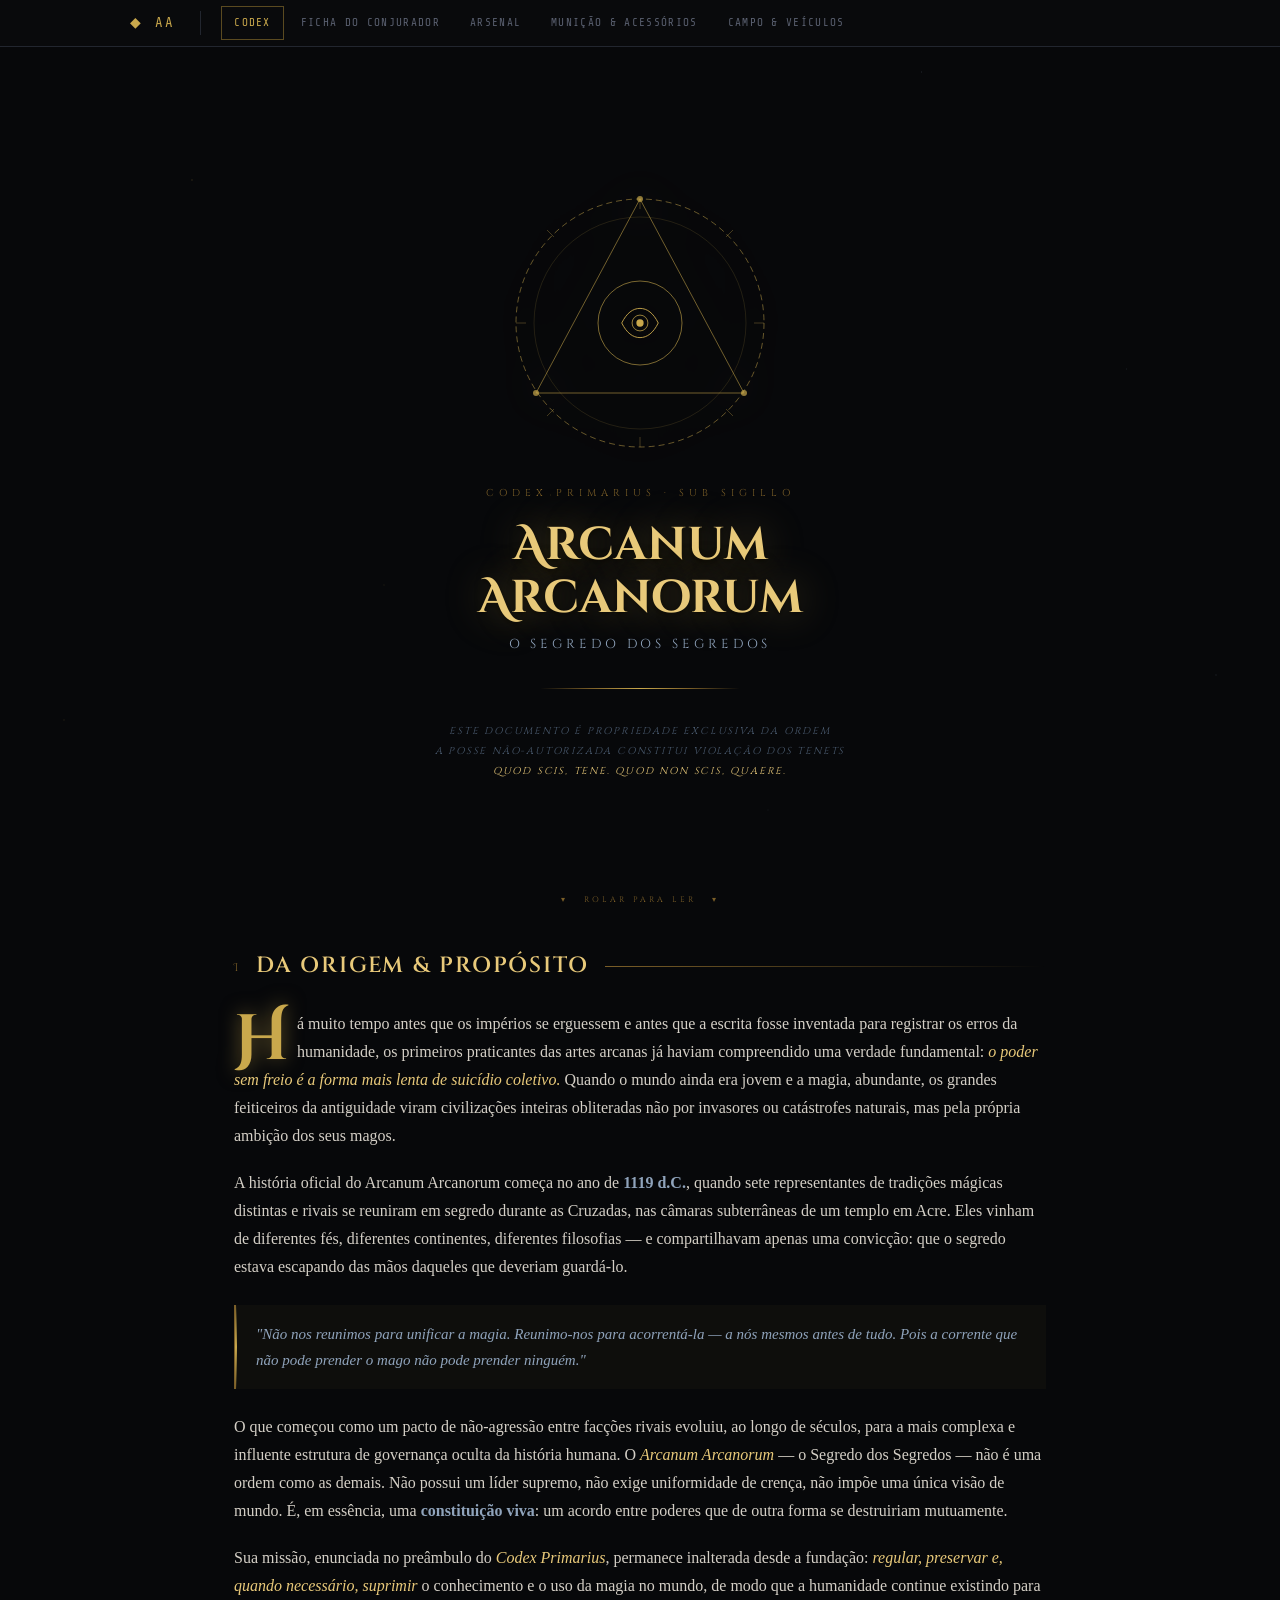
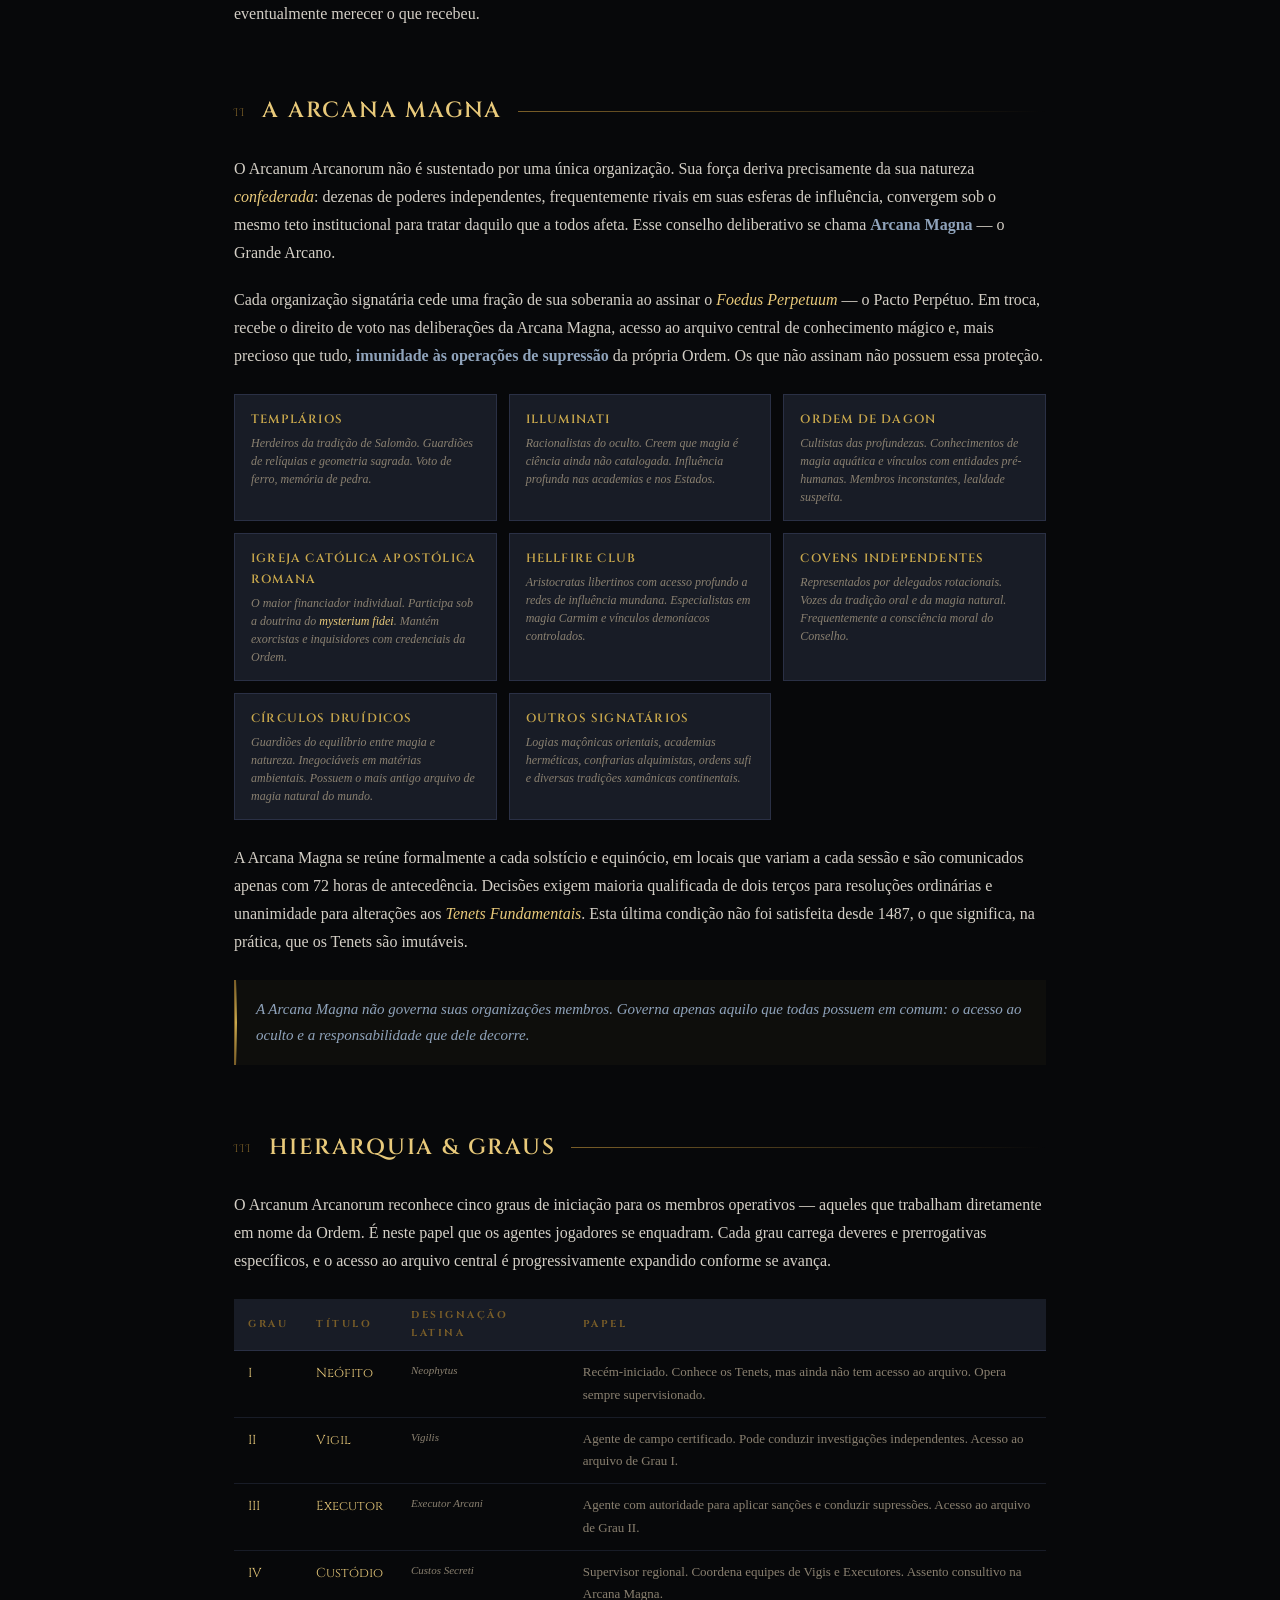
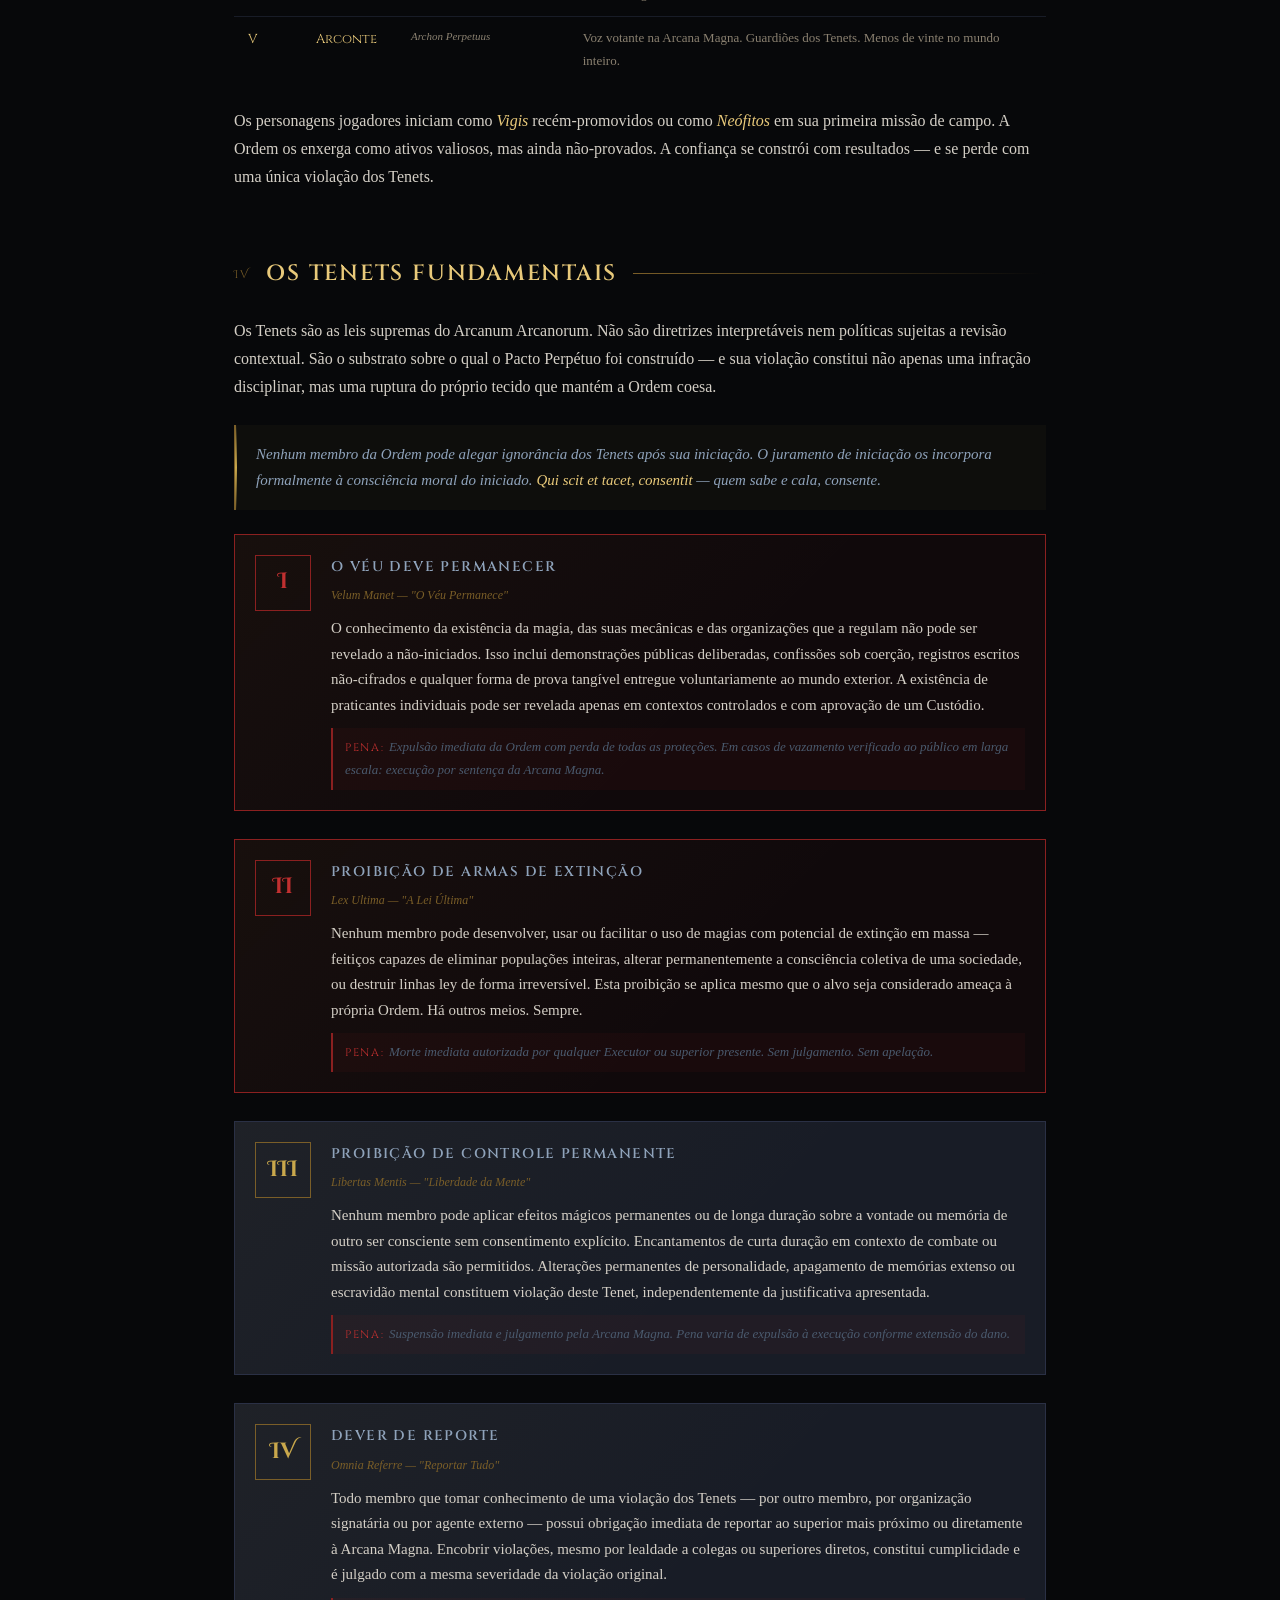
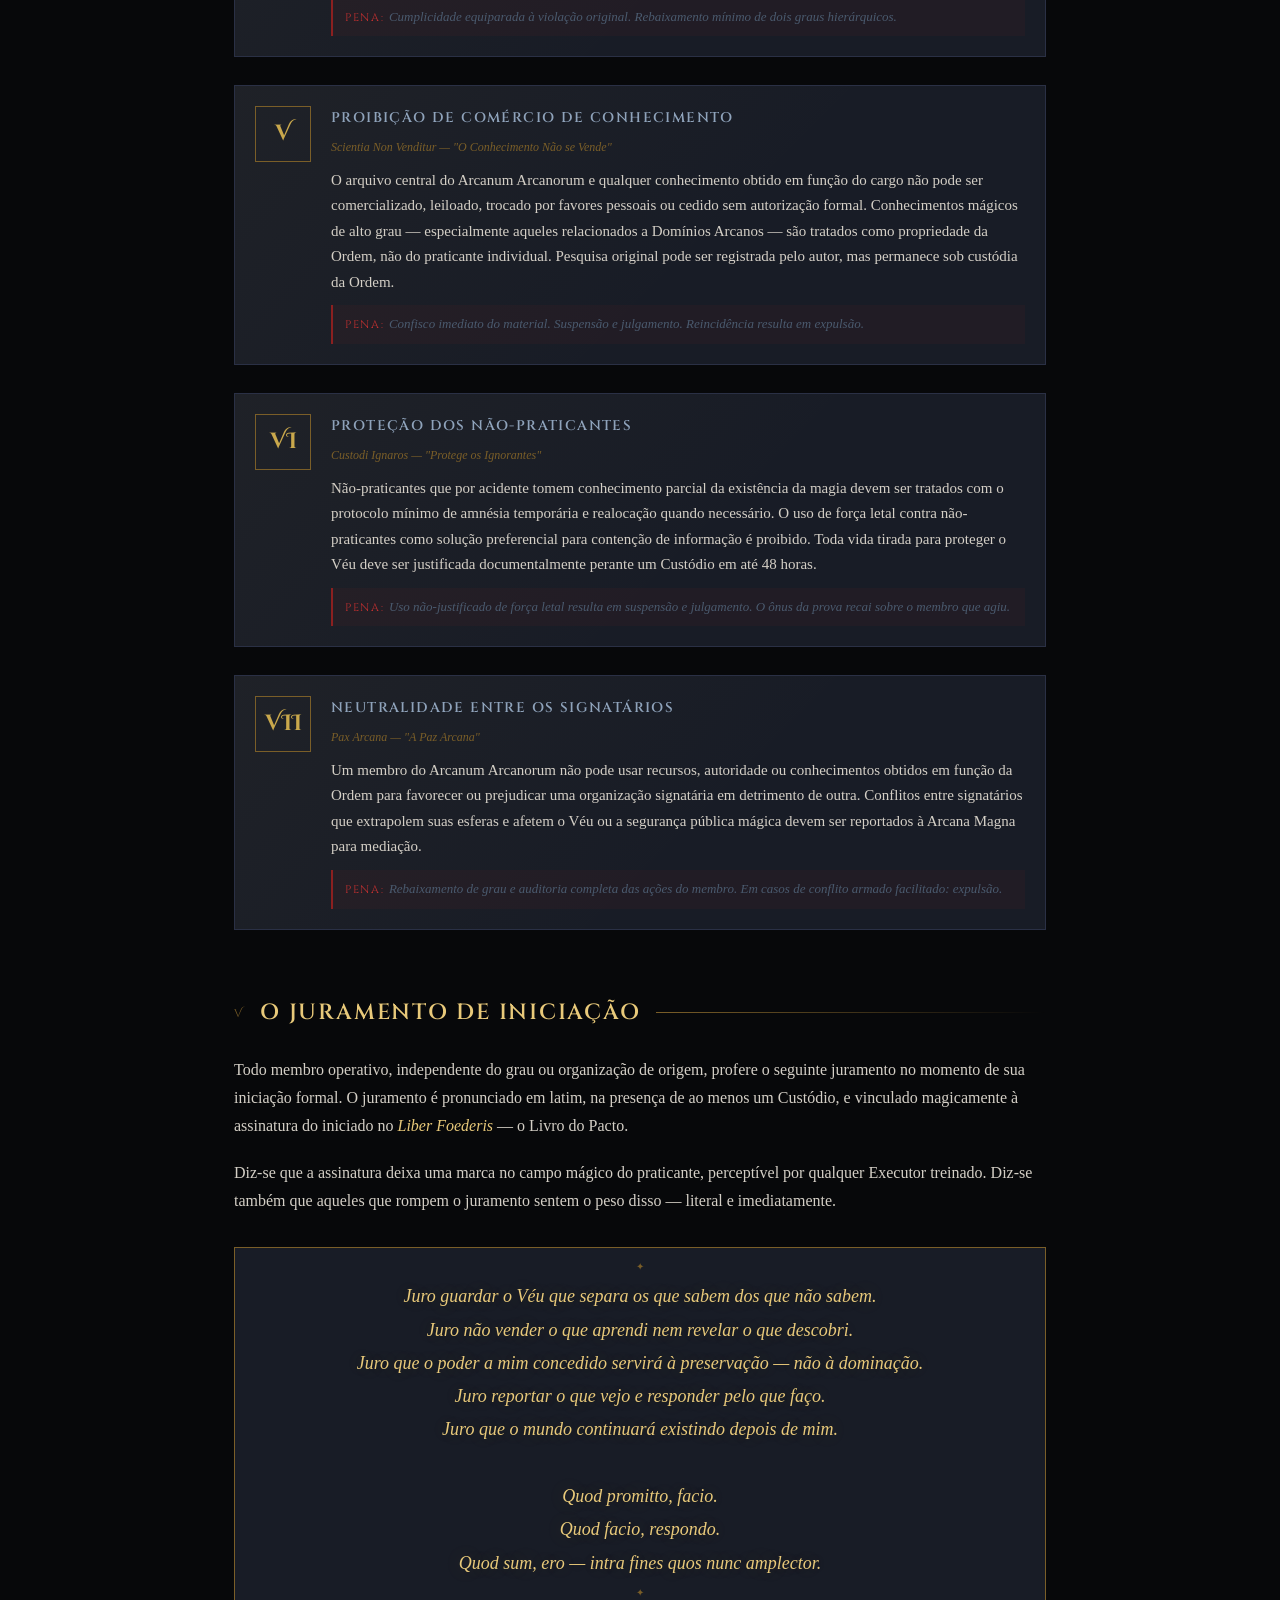
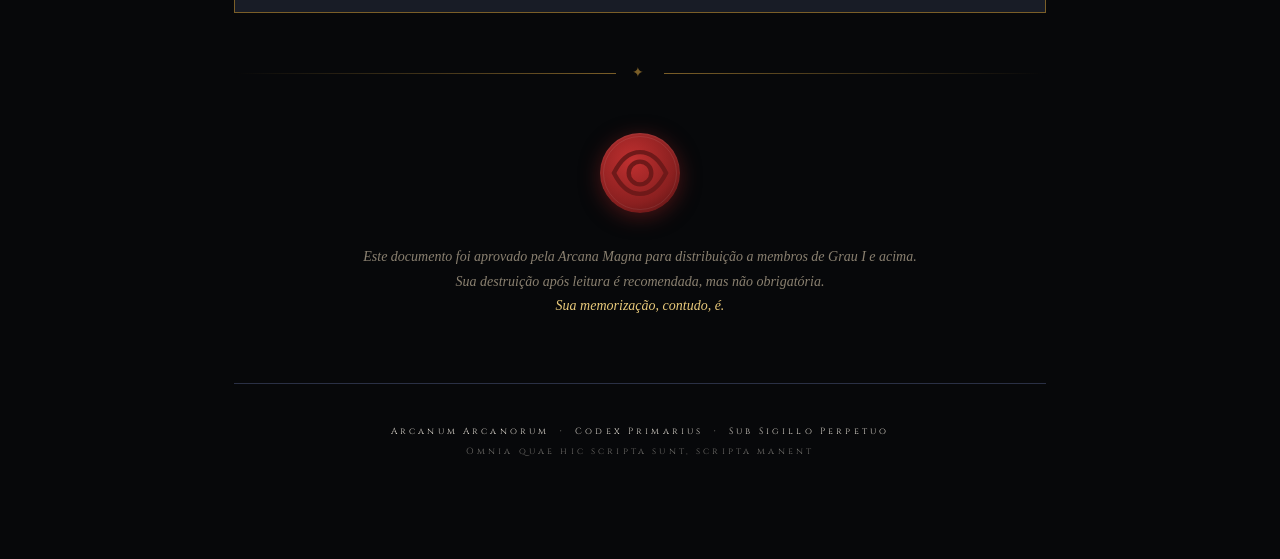
<file: codex.html>
<!DOCTYPE html>
<html lang="pt-BR">
<head>
<meta charset="UTF-8">
<meta name="viewport" content="width=device-width, initial-scale=1.0">
<title>Arcanum Arcanorum — Codex Primarius</title>
<link rel="stylesheet" href="styles/index-codex.css">
</head>
<body class="codex-page">
<nav class="aa-nav">
  <div class="aa-nav-inner">
    <a class="aa-nav-logo" href="index.html">&#9670; AA</a>
    <div class="aa-nav-links">
      <a href="codex.html" class="active">Codex</a>
      <a href="ficha-conjurador.html">Ficha do Conjurador</a>
      <a href="equip-armas-armaduras.html">Arsenal</a>
      <a href="equip-municao-acessorios.html">Munição &amp; Acessórios</a>
      <a href="equip-campo-veiculos.html">Campo &amp; Veículos</a>
    </div>
  </div>
</nav>

<div class="scroll-progress" id="progress"></div>

<div class="wrapper">

  <!-- COVER -->
  <div class="cover">
    <div class="sigil-ring">
      <svg viewBox="0 0 260 260" fill="none" xmlns="http://www.w3.org/2000/svg">
        <circle cx="130" cy="130" r="124" stroke="#c9a84c" stroke-width="1" stroke-dasharray="6 4" opacity="0.5"/>
        <circle cx="130" cy="130" r="106" stroke="#c9a84c" stroke-width="0.5" opacity="0.3"/>
        <polygon points="130,6 234,200 26,200" stroke="#c9a84c" stroke-width="1" fill="none" opacity="0.55"/>
        <circle cx="130" cy="130" r="42" stroke="#c9a84c" stroke-width="1" opacity="0.6"/>
        <g stroke="#c9a84c" stroke-width="0.8" opacity="0.4">
          <line x1="130" y1="6"   x2="130" y2="16"/>
          <line x1="130" y1="244" x2="130" y2="254"/>
          <line x1="6"   y1="130" x2="16"  y2="130"/>
          <line x1="244" y1="130" x2="254" y2="130"/>
          <line x1="37"  y1="37"  x2="44"  y2="44"/>
          <line x1="223" y1="37"  x2="216" y2="44"/>
          <line x1="37"  y1="223" x2="44"  y2="216"/>
          <line x1="223" y1="223" x2="216" y2="216"/>
        </g>
        <circle cx="130" cy="6"  r="3" fill="#c9a84c" opacity="0.7"/>
        <circle cx="234" cy="200" r="3" fill="#c9a84c" opacity="0.7"/>
        <circle cx="26"  cy="200" r="3" fill="#c9a84c" opacity="0.7"/>
      </svg>
      <div class="sigil-center">
        <svg width="92" height="92" viewBox="0 0 92 92" fill="none" xmlns="http://www.w3.org/2000/svg">
          <path d="M 16,46 C 24,30 34,22 46,22 C 58,22 68,30 76,46 C 68,62 58,70 46,70 C 34,70 24,62 16,46 Z"
                fill="none" stroke="#c9a84c" stroke-width="1.5"/>
          <circle cx="46" cy="46" r="13" fill="none" stroke="#c9a84c" stroke-width="1.2"/>
          <circle cx="46" cy="46" r="6" fill="#c9a84c"/>
        </svg>
      </div>
    </div>

    <div class="cover-supertitle">Codex Primarius · Sub Sigillo</div>
    <div class="cover-title">Arcanum<br>Arcanorum</div>
    <div class="cover-subtitle">O Segredo dos Segredos</div>
    <div class="cover-rule"></div>
    <div class="cover-seal">
      Este documento é propriedade exclusiva da Ordem<br>
      A posse não-autorizada constitui violação dos Tenets<br>
      <em>Quod scis, tene. Quod non scis, quaere.</em>
    </div>
    <div class="cover-scroll-hint">▾ &nbsp; rolar para ler &nbsp; ▾</div>
  </div>

  <!-- I. ORIGEM -->
  <div class="section">
    <div class="section-header">
      <span class="section-number">I</span>
      <span class="section-title">Da Origem &amp; Propósito</span>
      <div class="section-rule"></div>
    </div>

    <p class="dropcap">Há muito tempo antes que os impérios se erguessem e antes que a escrita fosse inventada para registrar os erros da humanidade, os primeiros praticantes das artes arcanas já haviam compreendido uma verdade fundamental: <em>o poder sem freio é a forma mais lenta de suicídio coletivo.</em> Quando o mundo ainda era jovem e a magia, abundante, os grandes feiticeiros da antiguidade viram civilizações inteiras obliteradas não por invasores ou catástrofes naturais, mas pela própria ambição dos seus magos.</p>

    <p>A história oficial do Arcanum Arcanorum começa no ano de <strong>1119 d.C.</strong>, quando sete representantes de tradições mágicas distintas e rivais se reuniram em segredo durante as Cruzadas, nas câmaras subterrâneas de um templo em Acre. Eles vinham de diferentes fés, diferentes continentes, diferentes filosofias — e compartilhavam apenas uma convicção: que o segredo estava escapando das mãos daqueles que deveriam guardá-lo.</p>

    <div class="callout">
      <p>"Não nos reunimos para unificar a magia. Reunimo-nos para acorrentá-la — a nós mesmos antes de tudo. Pois a corrente que não pode prender o mago não pode prender ninguém."</p>
    </div>

    <p>O que começou como um pacto de não-agressão entre facções rivais evoluiu, ao longo de séculos, para a mais complexa e influente estrutura de governança oculta da história humana. O <em>Arcanum Arcanorum</em> — o Segredo dos Segredos — não é uma ordem como as demais. Não possui um líder supremo, não exige uniformidade de crença, não impõe uma única visão de mundo. É, em essência, uma <strong>constituição viva</strong>: um acordo entre poderes que de outra forma se destruiriam mutuamente.</p>

    <p>Sua missão, enunciada no preâmbulo do <em>Codex Primarius</em>, permanece inalterada desde a fundação: <em>regular, preservar e, quando necessário, suprimir</em> o conhecimento e o uso da magia no mundo, de modo que a humanidade continue existindo para eventualmente merecer o que recebeu.</p>
  </div>

  <!-- II. ARCANA MAGNA -->
  <div class="section">
    <div class="section-header">
      <span class="section-number">II</span>
      <span class="section-title">A Arcana Magna</span>
      <div class="section-rule"></div>
    </div>

    <p>O Arcanum Arcanorum não é sustentado por uma única organização. Sua força deriva precisamente da sua natureza <em>confederada</em>: dezenas de poderes independentes, frequentemente rivais em suas esferas de influência, convergem sob o mesmo teto institucional para tratar daquilo que a todos afeta. Esse conselho deliberativo se chama <strong>Arcana Magna</strong> — o Grande Arcano.</p>

    <p>Cada organização signatária cede uma fração de sua soberania ao assinar o <em>Foedus Perpetuum</em> — o Pacto Perpétuo. Em troca, recebe o direito de voto nas deliberações da Arcana Magna, acesso ao arquivo central de conhecimento mágico e, mais precioso que tudo, <strong>imunidade às operações de supressão</strong> da própria Ordem. Os que não assinam não possuem essa proteção.</p>

    <div class="patrons-grid">
      <div class="patron-card">
        <div class="patron-name">Templários</div>
        <div class="patron-desc">Herdeiros da tradição de Salomão. Guardiões de relíquias e geometria sagrada. Voto de ferro, memória de pedra.</div>
      </div>
      <div class="patron-card">
        <div class="patron-name">Illuminati</div>
        <div class="patron-desc">Racionalistas do oculto. Creem que magia é ciência ainda não catalogada. Influência profunda nas academias e nos Estados.</div>
      </div>
      <div class="patron-card">
        <div class="patron-name">Ordem de Dagon</div>
        <div class="patron-desc">Cultistas das profundezas. Conhecimentos de magia aquática e vínculos com entidades pré-humanas. Membros inconstantes, lealdade suspeita.</div>
      </div>
      <div class="patron-card">
        <div class="patron-name">Igreja Católica Apostólica Romana</div>
        <div class="patron-desc">O maior financiador individual. Participa sob a doutrina do <em>mysterium fidei</em>. Mantém exorcistas e inquisidores com credenciais da Ordem.</div>
      </div>
      <div class="patron-card">
        <div class="patron-name">Hellfire Club</div>
        <div class="patron-desc">Aristocratas libertinos com acesso profundo a redes de influência mundana. Especialistas em magia Carmim e vínculos demoníacos controlados.</div>
      </div>
      <div class="patron-card">
        <div class="patron-name">Covens Independentes</div>
        <div class="patron-desc">Representados por delegados rotacionais. Vozes da tradição oral e da magia natural. Frequentemente a consciência moral do Conselho.</div>
      </div>
      <div class="patron-card">
        <div class="patron-name">Círculos Druídicos</div>
        <div class="patron-desc">Guardiões do equilíbrio entre magia e natureza. Inegociáveis em matérias ambientais. Possuem o mais antigo arquivo de magia natural do mundo.</div>
      </div>
      <div class="patron-card">
        <div class="patron-name">Outros Signatários</div>
        <div class="patron-desc">Logias maçônicas orientais, academias herméticas, confrarias alquimistas, ordens sufi e diversas tradições xamânicas continentais.</div>
      </div>
    </div>

    <p>A Arcana Magna se reúne formalmente a cada solstício e equinócio, em locais que variam a cada sessão e são comunicados apenas com 72 horas de antecedência. Decisões exigem maioria qualificada de dois terços para resoluções ordinárias e unanimidade para alterações aos <em>Tenets Fundamentais</em>. Esta última condição não foi satisfeita desde 1487, o que significa, na prática, que os Tenets são imutáveis.</p>

    <div class="callout">
      <p>A Arcana Magna não governa suas organizações membros. Governa apenas aquilo que todas possuem em comum: o acesso ao oculto e a responsabilidade que dele decorre.</p>
    </div>
  </div>

  <!-- III. HIERARQUIA -->
  <div class="section">
    <div class="section-header">
      <span class="section-number">III</span>
      <span class="section-title">Hierarquia &amp; Graus</span>
      <div class="section-rule"></div>
    </div>

    <p>O Arcanum Arcanorum reconhece cinco graus de iniciação para os membros operativos — aqueles que trabalham diretamente em nome da Ordem. É neste papel que os agentes jogadores se enquadram. Cada grau carrega deveres e prerrogativas específicos, e o acesso ao arquivo central é progressivamente expandido conforme se avança.</p>

    <table class="hierarchy">
      <thead>
        <tr>
          <th>Grau</th>
          <th>Título</th>
          <th>Designação Latina</th>
          <th>Papel</th>
        </tr>
      </thead>
      <tbody>
        <tr>
          <td><span class="rank-name">I</span></td>
          <td><span class="rank-name">Neófito</span></td>
          <td><span class="rank-lat">Neophytus</span></td>
          <td style="font-size:13px;color:#8a8070;">Recém-iniciado. Conhece os Tenets, mas ainda não tem acesso ao arquivo. Opera sempre supervisionado.</td>
        </tr>
        <tr>
          <td><span class="rank-name">II</span></td>
          <td><span class="rank-name">Vigil</span></td>
          <td><span class="rank-lat">Vigilis</span></td>
          <td style="font-size:13px;color:#8a8070;">Agente de campo certificado. Pode conduzir investigações independentes. Acesso ao arquivo de Grau I.</td>
        </tr>
        <tr>
          <td><span class="rank-name">III</span></td>
          <td><span class="rank-name">Executor</span></td>
          <td><span class="rank-lat">Executor Arcani</span></td>
          <td style="font-size:13px;color:#8a8070;">Agente com autoridade para aplicar sanções e conduzir supressões. Acesso ao arquivo de Grau II.</td>
        </tr>
        <tr>
          <td><span class="rank-name">IV</span></td>
          <td><span class="rank-name">Custódio</span></td>
          <td><span class="rank-lat">Custos Secreti</span></td>
          <td style="font-size:13px;color:#8a8070;">Supervisor regional. Coordena equipes de Vigis e Executores. Assento consultivo na Arcana Magna.</td>
        </tr>
        <tr>
          <td><span class="rank-name">V</span></td>
          <td><span class="rank-name">Arconte</span></td>
          <td><span class="rank-lat">Archon Perpetuus</span></td>
          <td style="font-size:13px;color:#8a8070;">Voz votante na Arcana Magna. Guardiões dos Tenets. Menos de vinte no mundo inteiro.</td>
        </tr>
      </tbody>
    </table>

    <p>Os personagens jogadores iniciam como <em>Vigis</em> recém-promovidos ou como <em>Neófitos</em> em sua primeira missão de campo. A Ordem os enxerga como ativos valiosos, mas ainda não-provados. A confiança se constrói com resultados — e se perde com uma única violação dos Tenets.</p>
  </div>

  <!-- IV. TENETS -->
  <div class="section">
    <div class="section-header">
      <span class="section-number">IV</span>
      <span class="section-title">Os Tenets Fundamentais</span>
      <div class="section-rule"></div>
    </div>

    <p>Os Tenets são as leis supremas do Arcanum Arcanorum. Não são diretrizes interpretáveis nem políticas sujeitas a revisão contextual. São o substrato sobre o qual o Pacto Perpétuo foi construído — e sua violação constitui não apenas uma infração disciplinar, mas uma ruptura do próprio tecido que mantém a Ordem coesa.</p>

    <div class="callout">
      <p>Nenhum membro da Ordem pode alegar ignorância dos Tenets após sua iniciação. O juramento de iniciação os incorpora formalmente à consciência moral do iniciado. <em>Qui scit et tacet, consentit</em> — quem sabe e cala, consente.</p>
    </div>

    <ul class="tenets-list">

      <li class="tenet-item blood">
        <div class="tenet-num">I</div>
        <div class="tenet-body">
          <div class="tenet-title">O Véu deve permanecer</div>
          <span class="tenet-latin">Velum Manet — "O Véu Permanece"</span>
          <p class="tenet-text">O conhecimento da existência da magia, das suas mecânicas e das organizações que a regulam não pode ser revelado a não-iniciados. Isso inclui demonstrações públicas deliberadas, confissões sob coerção, registros escritos não-cifrados e qualquer forma de prova tangível entregue voluntariamente ao mundo exterior. A existência de praticantes individuais pode ser revelada apenas em contextos controlados e com aprovação de um Custódio.</p>
          <div class="tenet-penalty">Expulsão imediata da Ordem com perda de todas as proteções. Em casos de vazamento verificado ao público em larga escala: execução por sentença da Arcana Magna.</div>
        </div>
      </li>

      <li class="tenet-item blood">
        <div class="tenet-num">II</div>
        <div class="tenet-body">
          <div class="tenet-title">Proibição de Armas de Extinção</div>
          <span class="tenet-latin">Lex Ultima — "A Lei Última"</span>
          <p class="tenet-text">Nenhum membro pode desenvolver, usar ou facilitar o uso de magias com potencial de extinção em massa — feitiços capazes de eliminar populações inteiras, alterar permanentemente a consciência coletiva de uma sociedade, ou destruir linhas ley de forma irreversível. Esta proibição se aplica mesmo que o alvo seja considerado ameaça à própria Ordem. Há outros meios. Sempre.</p>
          <div class="tenet-penalty">Morte imediata autorizada por qualquer Executor ou superior presente. Sem julgamento. Sem apelação.</div>
        </div>
      </li>

      <li class="tenet-item">
        <div class="tenet-num">III</div>
        <div class="tenet-body">
          <div class="tenet-title">Proibição de Controle Permanente</div>
          <span class="tenet-latin">Libertas Mentis — "Liberdade da Mente"</span>
          <p class="tenet-text">Nenhum membro pode aplicar efeitos mágicos permanentes ou de longa duração sobre a vontade ou memória de outro ser consciente sem consentimento explícito. Encantamentos de curta duração em contexto de combate ou missão autorizada são permitidos. Alterações permanentes de personalidade, apagamento de memórias extenso ou escravidão mental constituem violação deste Tenet, independentemente da justificativa apresentada.</p>
          <div class="tenet-penalty">Suspensão imediata e julgamento pela Arcana Magna. Pena varia de expulsão à execução conforme extensão do dano.</div>
        </div>
      </li>

      <li class="tenet-item">
        <div class="tenet-num">IV</div>
        <div class="tenet-body">
          <div class="tenet-title">Dever de Reporte</div>
          <span class="tenet-latin">Omnia Referre — "Reportar Tudo"</span>
          <p class="tenet-text">Todo membro que tomar conhecimento de uma violação dos Tenets — por outro membro, por organização signatária ou por agente externo — possui obrigação imediata de reportar ao superior mais próximo ou diretamente à Arcana Magna. Encobrir violações, mesmo por lealdade a colegas ou superiores diretos, constitui cumplicidade e é julgado com a mesma severidade da violação original.</p>
          <div class="tenet-penalty">Cumplicidade equiparada à violação original. Rebaixamento mínimo de dois graus hierárquicos.</div>
        </div>
      </li>

      <li class="tenet-item">
        <div class="tenet-num">V</div>
        <div class="tenet-body">
          <div class="tenet-title">Proibição de Comércio de Conhecimento</div>
          <span class="tenet-latin">Scientia Non Venditur — "O Conhecimento Não se Vende"</span>
          <p class="tenet-text">O arquivo central do Arcanum Arcanorum e qualquer conhecimento obtido em função do cargo não pode ser comercializado, leiloado, trocado por favores pessoais ou cedido sem autorização formal. Conhecimentos mágicos de alto grau — especialmente aqueles relacionados a Domínios Arcanos — são tratados como propriedade da Ordem, não do praticante individual. Pesquisa original pode ser registrada pelo autor, mas permanece sob custódia da Ordem.</p>
          <div class="tenet-penalty">Confisco imediato do material. Suspensão e julgamento. Reincidência resulta em expulsão.</div>
        </div>
      </li>

      <li class="tenet-item">
        <div class="tenet-num">VI</div>
        <div class="tenet-body">
          <div class="tenet-title">Proteção dos Não-Praticantes</div>
          <span class="tenet-latin">Custodi Ignaros — "Protege os Ignorantes"</span>
          <p class="tenet-text">Não-praticantes que por acidente tomem conhecimento parcial da existência da magia devem ser tratados com o protocolo mínimo de amnésia temporária e realocação quando necessário. O uso de força letal contra não-praticantes como solução preferencial para contenção de informação é proibido. Toda vida tirada para proteger o Véu deve ser justificada documentalmente perante um Custódio em até 48 horas.</p>
          <div class="tenet-penalty">Uso não-justificado de força letal resulta em suspensão e julgamento. O ônus da prova recai sobre o membro que agiu.</div>
        </div>
      </li>

      <li class="tenet-item">
        <div class="tenet-num">VII</div>
        <div class="tenet-body">
          <div class="tenet-title">Neutralidade entre os Signatários</div>
          <span class="tenet-latin">Pax Arcana — "A Paz Arcana"</span>
          <p class="tenet-text">Um membro do Arcanum Arcanorum não pode usar recursos, autoridade ou conhecimentos obtidos em função da Ordem para favorecer ou prejudicar uma organização signatária em detrimento de outra. Conflitos entre signatários que extrapolem suas esferas e afetem o Véu ou a segurança pública mágica devem ser reportados à Arcana Magna para mediação.</p>
          <div class="tenet-penalty">Rebaixamento de grau e auditoria completa das ações do membro. Em casos de conflito armado facilitado: expulsão.</div>
        </div>
      </li>

    </ul>
  </div>

  <!-- V. JURAMENTO -->
  <div class="section">
    <div class="section-header">
      <span class="section-number">V</span>
      <span class="section-title">O Juramento de Iniciação</span>
      <div class="section-rule"></div>
    </div>

    <p>Todo membro operativo, independente do grau ou organização de origem, profere o seguinte juramento no momento de sua iniciação formal. O juramento é pronunciado em latim, na presença de ao menos um Custódio, e vinculado magicamente à assinatura do iniciado no <em>Liber Foederis</em> — o Livro do Pacto.</p>

    <p>Diz-se que a assinatura deixa uma marca no campo mágico do praticante, perceptível por qualquer Executor treinado. Diz-se também que aqueles que rompem o juramento sentem o peso disso — literal e imediatamente.</p>

    <div class="oath-block">
      <div class="oath-text">
        Juro guardar o Véu que separa os que sabem dos que não sabem.<br>
        Juro não vender o que aprendi nem revelar o que descobri.<br>
        Juro que o poder a mim concedido servirá à preservação — não à dominação.<br>
        Juro reportar o que vejo e responder pelo que faço.<br>
        Juro que o mundo continuará existindo depois de mim.<br><br>
        <em>Quod promitto, facio.<br>
        Quod facio, respondo.<br>
        Quod sum, ero — intra fines quos nunc amplector.</em>
      </div>
    </div>

    <div class="divider">✦</div>

    <div style="text-align:center;margin-bottom:16px;">
      <div class="wax-seal">
        <svg width="92" height="92" viewBox="0 0 92 92" fill="none" xmlns="http://www.w3.org/2000/svg">
          <path d="M 16,46 C 24,30 34,22 46,22 C 58,22 68,30 76,46 C 68,62 58,70 46,70 C 34,70 24,62 16,46 Z"
                fill="none" stroke="#6f1919" stroke-width="5"/>
          <circle cx="46" cy="46" r="13" fill="none" stroke="#6f1919" stroke-width="5"/>
        </svg>
      </div>
    </div>

    <p style="text-align:center;font-style:italic;color:var(--text-dim);font-size:14px;">
      Este documento foi aprovado pela Arcana Magna para distribuição a membros de Grau I e acima.<br>
      Sua destruição após leitura é recomendada, mas não obrigatória.<br>
      <em>Sua memorização, contudo, é.</em>
    </p>
  </div>

  <div class="doc-footer">
    Arcanum Arcanorum &nbsp;·&nbsp; Codex Primarius &nbsp;·&nbsp; Sub Sigillo Perpetuo<br>
    <span style="opacity:0.5;margin-top:4px;display:block;">Omnia quae hic scripta sunt, scripta manent</span>
  </div>

</div>

<script>
  window.addEventListener('scroll', () => {
    const el = document.getElementById('progress');
    const pct = window.scrollY / (document.body.scrollHeight - window.innerHeight);
    el.style.transform = 'scaleX(' + pct + ')';
  });
</script>
</body>
</html>
</file>
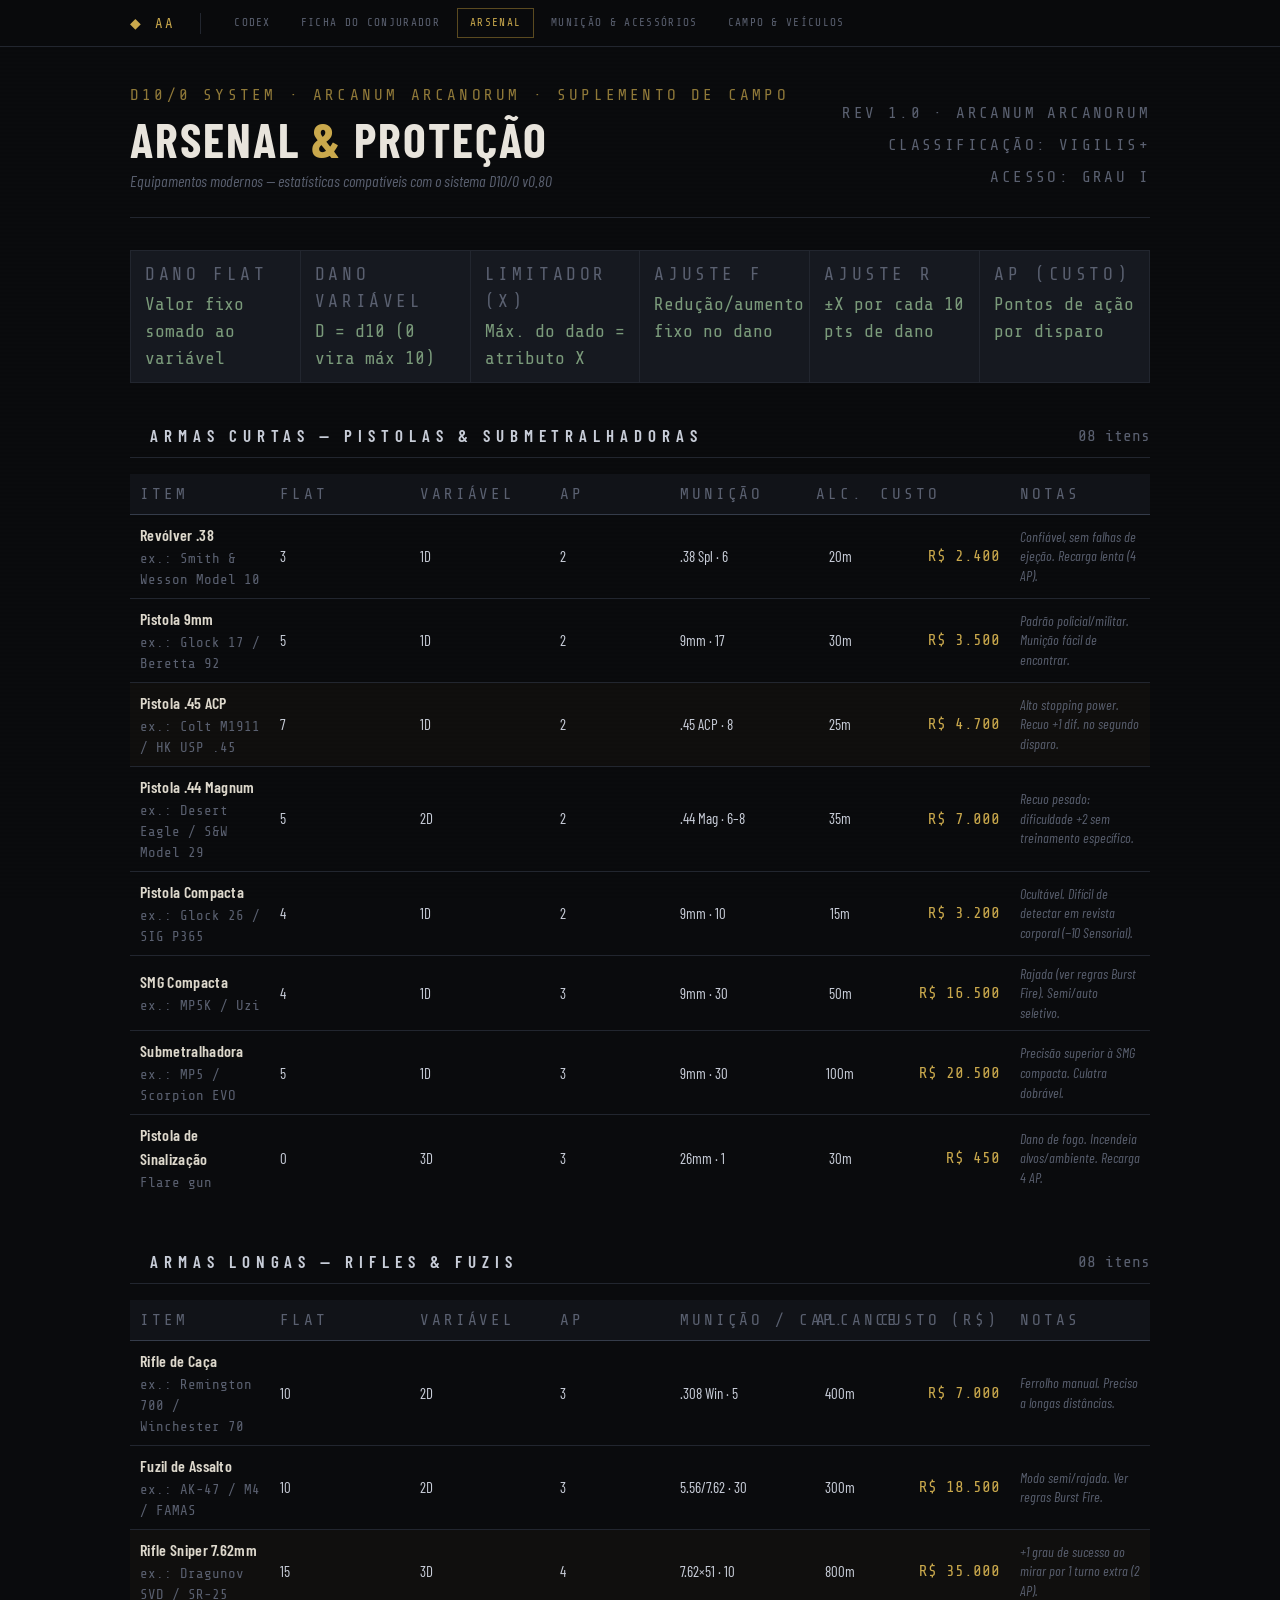
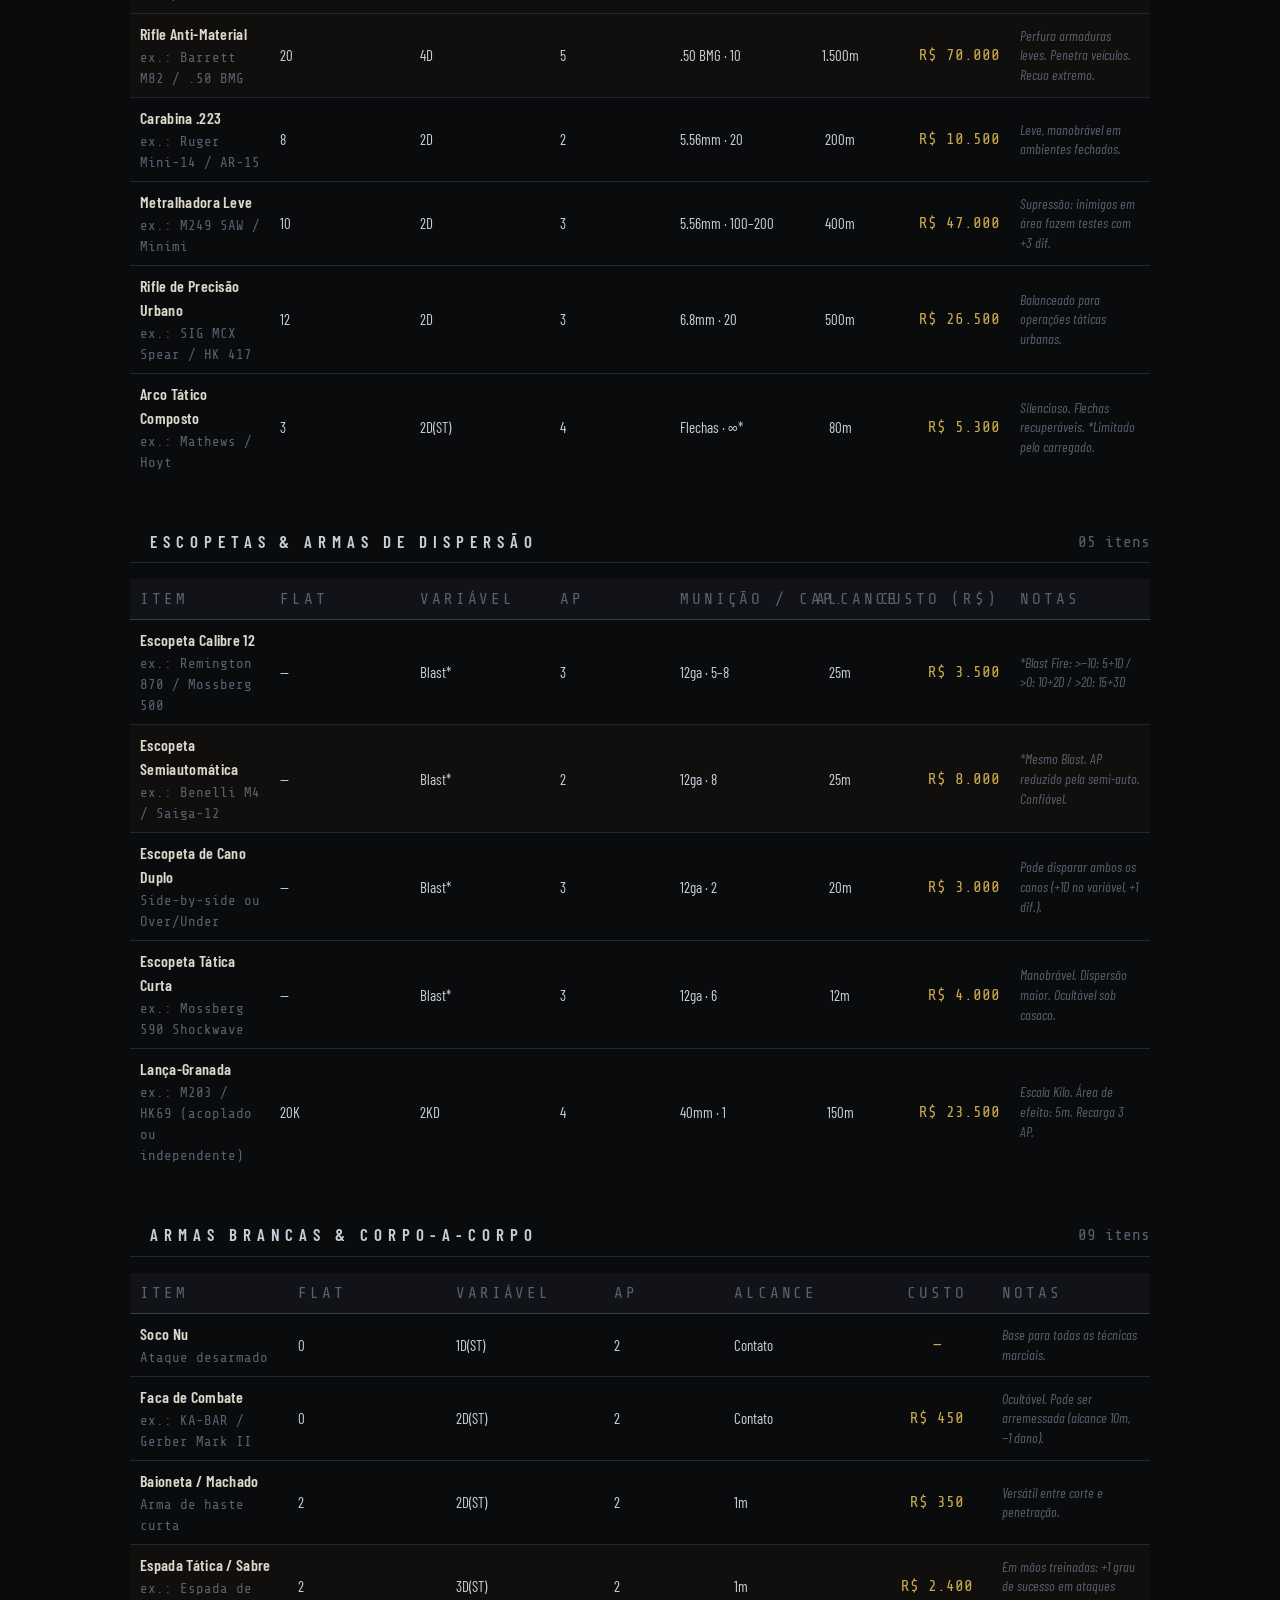
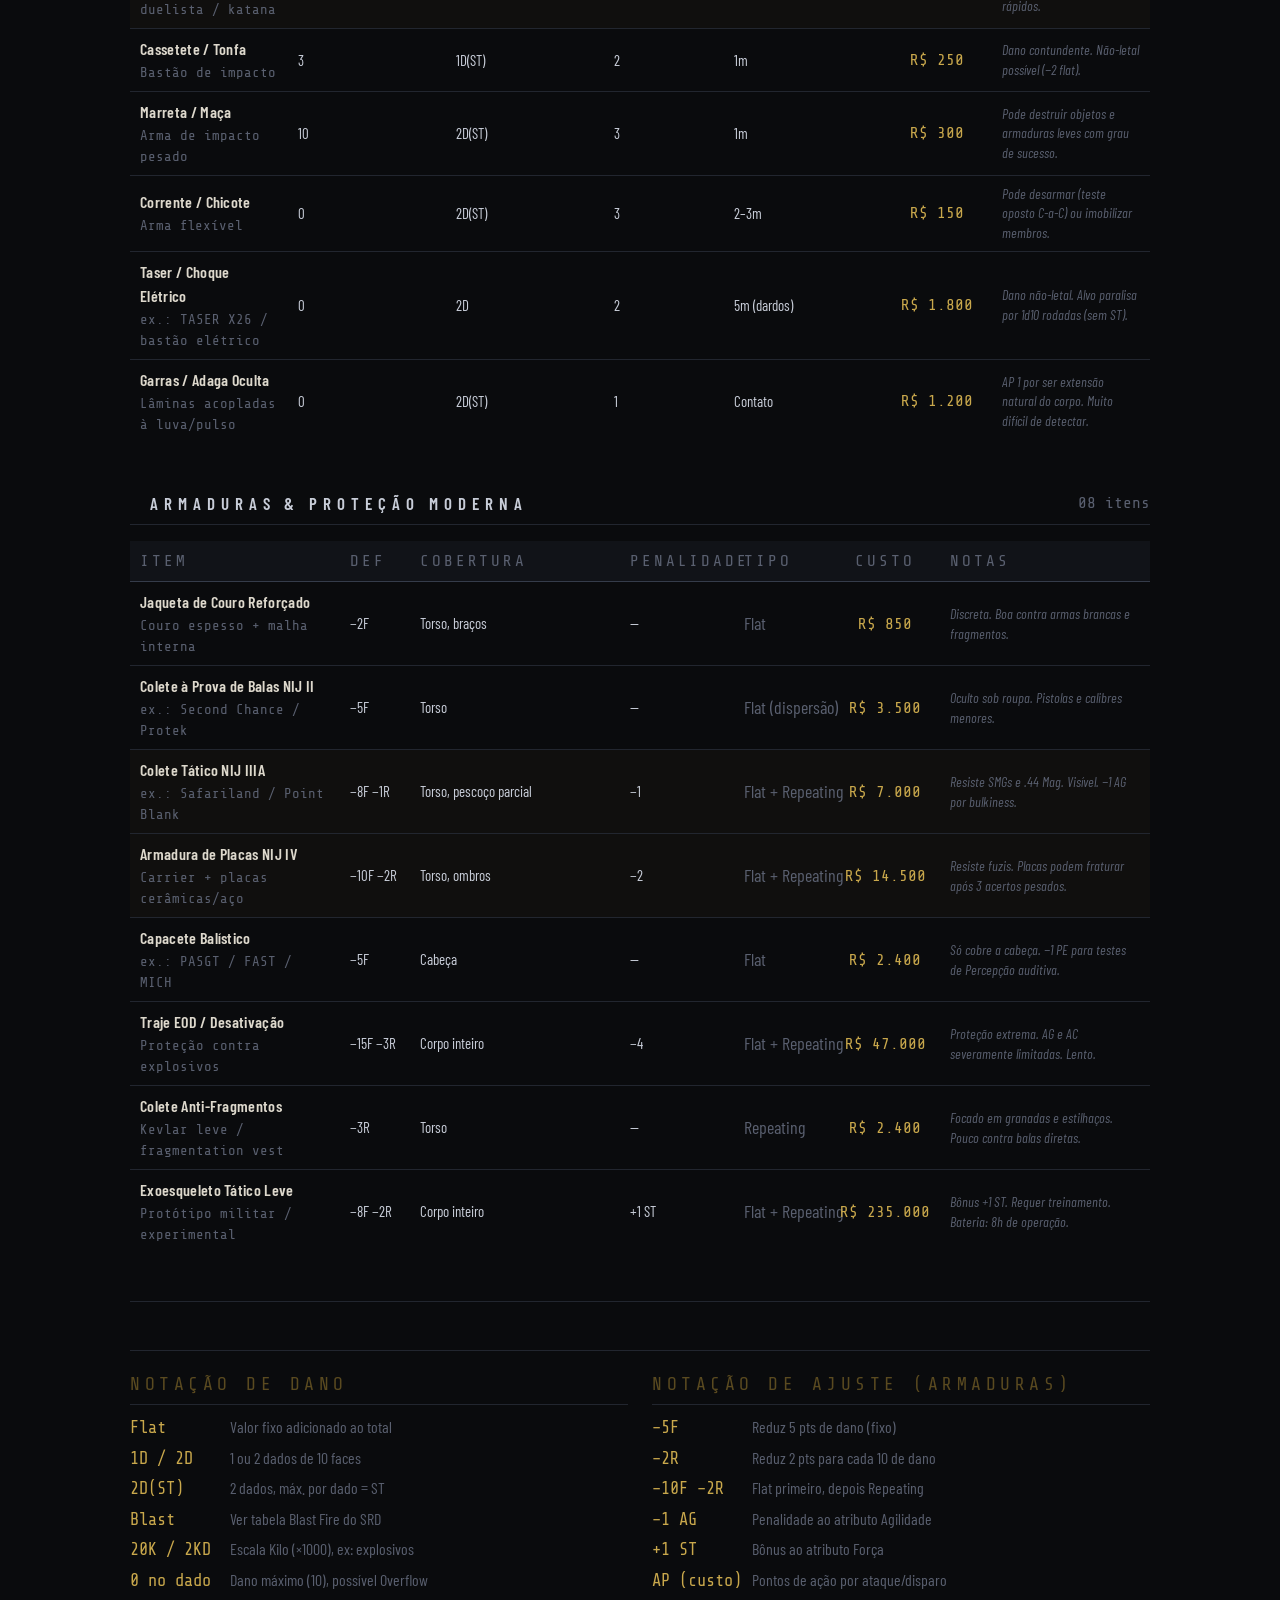
<file: equip-armas-armaduras.html>
<!DOCTYPE html>
<html lang="pt-BR">
<head>
<meta charset="UTF-8">
<meta name="viewport" content="width=device-width, initial-scale=1.0">
<title>Arsenal — D10/0 Equipamentos Modernos</title>
<link rel="stylesheet" href="styles/equip.css">
</head>
<body class="equip-page">
<nav class="aa-nav">
  <div class="aa-nav-inner">
    <a class="aa-nav-logo" href="index.html">&#9670; AA</a>
    <div class="aa-nav-links">
      <a href="codex.html">Codex</a>
      <a href="ficha-conjurador.html">Ficha do Conjurador</a>
      <a href="equip-armas-armaduras.html" class="active">Arsenal</a>
      <a href="equip-municao-acessorios.html">Munição &amp; Acessórios</a>
      <a href="equip-campo-veiculos.html">Campo &amp; Veículos</a>
    </div>
  </div>
</nav>
<div class="page">

  <!-- HEADER -->
  <header>
    <div class="header-left">
      <div class="doc-tag">D10/0 System · Arcanum Arcanorum · Suplemento de Campo</div>
      <h1>Arsenal <span>&amp;</span> Proteção</h1>
      <div style="font-size:16px;color:var(--text-dim);margin-top:6px;font-style:italic;">Equipamentos modernos — estatísticas compatíveis com o sistema D10/0 v0.80</div>
    </div>
    <div class="header-meta">
      REV 1.0 · ARCANUM ARCANORUM<br>
      CLASSIFICAÇÃO: VIGILIS+<br>
      ACESSO: GRAU I
    </div>
  </header>

  <!-- REFERENCE BAR -->
  <div class="ref-bar">
    <div class="ref-cell">
      <div class="ref-label">Dano Flat</div>
      <div class="ref-value">Valor fixo somado ao variável</div>
    </div>
    <div class="ref-cell">
      <div class="ref-label">Dano Variável</div>
      <div class="ref-value">D = d10 (0 vira máx 10)</div>
    </div>
    <div class="ref-cell">
      <div class="ref-label">Limitador (X)</div>
      <div class="ref-value">Máx. do dado = atributo X</div>
    </div>
    <div class="ref-cell">
      <div class="ref-label">Ajuste F</div>
      <div class="ref-value">Redução/aumento fixo no dano</div>
    </div>
    <div class="ref-cell">
      <div class="ref-label">Ajuste R</div>
      <div class="ref-value">±X por cada 10 pts de dano</div>
    </div>
    <div class="ref-cell">
      <div class="ref-label">AP (custo)</div>
      <div class="ref-value">Pontos de ação por disparo</div>
    </div>
  </div>

  <!-- ══════════ ARMAS CURTAS ══════════ -->
  <div class="cat-section cat-pistol">
    <div class="cat-header">
      <div class="cat-pip"></div>
      <div class="cat-title">Armas Curtas — Pistolas &amp; Submetralhadoras</div>
      <div class="cat-count">08 itens</div>
    </div>
    <table class="eq-table">
      <thead>
        <tr>
          <th>Item</th>
          <th class="num">Flat</th>
          <th class="num">Variável</th>
          <th class="num">AP</th>
          <th>Munição</th>
          <th>Alc.</th>
          
          <th class="num">Custo</th>
          <th>Notas</th>
        </tr>
      </thead>
      <tbody>
        <tr>
          <td><div class="item-name">Revólver .38</div><div class="item-sub">ex.: Smith &amp; Wesson Model 10</div></td>
          <td class="num">3</td>
          <td class="dmg">1D</td>
          <td class="ap">2</td>
          <td><span class="ammo">.38 Spl · 6</span></td>
          <td class="num">20m</td>
          <td class="cost">R$ 2.400</td>
          <td class="notes">Confiável, sem falhas de ejeção. Recarga lenta (4 AP).</td>
        </tr>
        <tr>
          <td><div class="item-name">Pistola 9mm</div><div class="item-sub">ex.: Glock 17 / Beretta 92</div></td>
          <td class="num">5</td>
          <td class="dmg">1D</td>
          <td class="ap">2</td>
          <td><span class="ammo">9mm · 17</span></td>
          <td class="num">30m</td>
          <td class="cost">R$ 3.500</td>
          <td class="notes">Padrão policial/militar. Munição fácil de encontrar.</td>
        </tr>
        <tr class="featured">
          <td><div class="item-name">Pistola .45 ACP</div><div class="item-sub">ex.: Colt M1911 / HK USP .45</div></td>
          <td class="num">7</td>
          <td class="dmg">1D</td>
          <td class="ap">2</td>
          <td><span class="ammo">.45 ACP · 8</span></td>
          <td class="num">25m</td>
          <td class="cost">R$ 4.700</td>
          <td class="notes">Alto stopping power. Recuo +1 dif. no segundo disparo.</td>
        </tr>
        <tr>
          <td><div class="item-name">Pistola .44 Magnum</div><div class="item-sub">ex.: Desert Eagle / S&amp;W Model 29</div></td>
          <td class="num">5</td>
          <td class="dmg">2D</td>
          <td class="ap">2</td>
          <td><span class="ammo">.44 Mag · 6–8</span></td>
          <td class="num">35m</td>
          <td class="cost">R$ 7.000</td>
          <td class="notes">Recuo pesado: dificuldade +2 sem treinamento específico.</td>
        </tr>
        <tr>
          <td><div class="item-name">Pistola Compacta</div><div class="item-sub">ex.: Glock 26 / SIG P365</div></td>
          <td class="num">4</td>
          <td class="dmg">1D</td>
          <td class="ap">2</td>
          <td><span class="ammo">9mm · 10</span></td>
          <td class="num">15m</td>
          <td class="cost">R$ 3.200</td>
          <td class="notes">Ocultável. Difícil de detectar em revista corporal (−10 Sensorial).</td>
        </tr>
        <tr>
          <td><div class="item-name">SMG Compacta</div><div class="item-sub">ex.: MP5K / Uzi</div></td>
          <td class="num">4</td>
          <td class="dmg">1D</td>
          <td class="ap">3</td>
          <td><span class="ammo">9mm · 30</span></td>
          <td class="num">50m</td>
          <td class="cost">R$ 16.500</td>
          <td class="notes">Rajada (ver regras Burst Fire). Semi/auto seletivo.</td>
        </tr>
        <tr>
          <td><div class="item-name">Submetralhadora</div><div class="item-sub">ex.: MP5 / Scorpion EVO</div></td>
          <td class="num">5</td>
          <td class="dmg">1D</td>
          <td class="ap">3</td>
          <td><span class="ammo">9mm · 30</span></td>
          <td class="num">100m</td>
          <td class="cost">R$ 20.500</td>
          <td class="notes">Precisão superior à SMG compacta. Culatra dobrável.</td>
        </tr>
        <tr>
          <td><div class="item-name">Pistola de Sinalização</div><div class="item-sub">Flare gun</div></td>
          <td class="num">0</td>
          <td class="dmg">3D</td>
          <td class="ap">3</td>
          <td><span class="ammo">26mm · 1</span></td>
          <td class="num">30m</td>
          <td class="cost">R$ 450</td>
          <td class="notes">Dano de fogo. Incendeia alvos/ambiente. Recarga 4 AP.</td>
        </tr>
      </tbody>
    </table>
  </div>

  <!-- ══════════ ARMAS LONGAS ══════════ -->
  <div class="cat-section cat-rifle">
    <div class="cat-header">
      <div class="cat-pip"></div>
      <div class="cat-title">Armas Longas — Rifles &amp; Fuzis</div>
      <div class="cat-count">08 itens</div>
    </div>
    <table class="eq-table">
      <thead>
        <tr>
          <th>Item</th>
          <th class="num">Flat</th>
          <th class="num">Variável</th>
          <th class="num">AP</th>
          <th>Munição / Cap.</th>
          <th>Alcance</th>
          
          <th class="num">Custo (R$)</th>
          <th>Notas</th>
        </tr>
      </thead>
      <tbody>
        <tr>
          <td><div class="item-name">Rifle de Caça</div><div class="item-sub">ex.: Remington 700 / Winchester 70</div></td>
          <td class="num">10</td>
          <td class="dmg">2D</td>
          <td class="ap">3</td>
          <td><span class="ammo">.308 Win · 5</span></td>
          <td class="num">400m</td>
          <td class="cost">R$ 7.000</td>
          <td class="notes">Ferrolho manual. Preciso a longas distâncias.</td>
        </tr>
        <tr>
          <td><div class="item-name">Fuzil de Assalto</div><div class="item-sub">ex.: AK-47 / M4 / FAMAS</div></td>
          <td class="num">10</td>
          <td class="dmg">2D</td>
          <td class="ap">3</td>
          <td><span class="ammo">5.56/7.62 · 30</span></td>
          <td class="num">300m</td>
          <td class="cost">R$ 18.500</td>
          <td class="notes">Modo semi/rajada. Ver regras Burst Fire.</td>
        </tr>
        <tr class="featured">
          <td><div class="item-name">Rifle Sniper 7.62mm</div><div class="item-sub">ex.: Dragunov SVD / SR-25</div></td>
          <td class="num">15</td>
          <td class="dmg">3D</td>
          <td class="ap">4</td>
          <td><span class="ammo">7.62×51 · 10</span></td>
          <td class="num">800m</td>
          <td class="cost">R$ 35.000</td>
          <td class="notes">+1 grau de sucesso ao mirar por 1 turno extra (2 AP).</td>
        </tr>
        <tr class="featured">
          <td><div class="item-name">Rifle Anti-Material</div><div class="item-sub">ex.: Barrett M82 / .50 BMG</div></td>
          <td class="num">20</td>
          <td class="dmg">4D</td>
          <td class="ap">5</td>
          <td><span class="ammo">.50 BMG · 10</span></td>
          <td class="num">1.500m</td>
          <td class="cost">R$ 70.000</td>
          <td class="notes">Perfura armaduras leves. Penetra veículos. Recuo extremo.</td>
        </tr>
        <tr>
          <td><div class="item-name">Carabina .223</div><div class="item-sub">ex.: Ruger Mini-14 / AR-15</div></td>
          <td class="num">8</td>
          <td class="dmg">2D</td>
          <td class="ap">2</td>
          <td><span class="ammo">5.56mm · 20</span></td>
          <td class="num">200m</td>
          <td class="cost">R$ 10.500</td>
          <td class="notes">Leve, manobrável em ambientes fechados.</td>
        </tr>
        <tr>
          <td><div class="item-name">Metralhadora Leve</div><div class="item-sub">ex.: M249 SAW / Minimi</div></td>
          <td class="num">10</td>
          <td class="dmg">2D</td>
          <td class="ap">3</td>
          <td><span class="ammo">5.56mm · 100–200</span></td>
          <td class="num">400m</td>
          <td class="cost">R$ 47.000</td>
          <td class="notes">Supressão: inimigos em área fazem testes com +3 dif.</td>
        </tr>
        <tr>
          <td><div class="item-name">Rifle de Precisão Urbano</div><div class="item-sub">ex.: SIG MCX Spear / HK 417</div></td>
          <td class="num">12</td>
          <td class="dmg">2D</td>
          <td class="ap">3</td>
          <td><span class="ammo">6.8mm · 20</span></td>
          <td class="num">500m</td>
          <td class="cost">R$ 26.500</td>
          <td class="notes">Balanceado para operações táticas urbanas.</td>
        </tr>
        <tr>
          <td><div class="item-name">Arco Tático Composto</div><div class="item-sub">ex.: Mathews / Hoyt</div></td>
          <td class="num">3</td>
          <td class="dmg">2D(ST)</td>
          <td class="ap">4</td>
          <td><span class="ammo">Flechas · ∞*</span></td>
          <td class="num">80m</td>
          <td class="cost">R$ 5.300</td>
          <td class="notes">Silencioso. Flechas recuperáveis. *Limitado pelo carregado.</td>
        </tr>
      </tbody>
    </table>
  </div>

  <!-- ══════════ ESCOPETAS ══════════ -->
  <div class="cat-section cat-shotgun">
    <div class="cat-header">
      <div class="cat-pip"></div>
      <div class="cat-title">Escopetas &amp; Armas de Dispersão</div>
      <div class="cat-count">05 itens</div>
    </div>
    <table class="eq-table">
      <thead>
        <tr>
          <th>Item</th>
          <th class="num">Flat</th>
          <th class="num">Variável</th>
          <th class="num">AP</th>
          <th>Munição / Cap.</th>
          <th>Alcance</th>
          
          <th class="num">Custo (R$)</th>
          <th>Notas</th>
        </tr>
      </thead>
      <tbody>
        <tr>
          <td><div class="item-name">Escopeta Calibre 12</div><div class="item-sub">ex.: Remington 870 / Mossberg 500</div></td>
          <td class="num">—</td>
          <td class="dmg">Blast*</td>
          <td class="ap">3</td>
          <td><span class="ammo">12ga · 5–8</span></td>
          <td class="num">25m</td>
          <td class="cost">R$ 3.500</td>
          <td class="notes">*Blast Fire: &gt;−10: 5+1D / &gt;0: 10+2D / &gt;20: 15+3D</td>
        </tr>
        <tr class="featured">
          <td><div class="item-name">Escopeta Semiautomática</div><div class="item-sub">ex.: Benelli M4 / Saiga-12</div></td>
          <td class="num">—</td>
          <td class="dmg">Blast*</td>
          <td class="ap">2</td>
          <td><span class="ammo">12ga · 8</span></td>
          <td class="num">25m</td>
          <td class="cost">R$ 8.000</td>
          <td class="notes">*Mesmo Blast. AP reduzido pela semi-auto. Confiável.</td>
        </tr>
        <tr>
          <td><div class="item-name">Escopeta de Cano Duplo</div><div class="item-sub">Side-by-side ou Over/Under</div></td>
          <td class="num">—</td>
          <td class="dmg">Blast*</td>
          <td class="ap">3</td>
          <td><span class="ammo">12ga · 2</span></td>
          <td class="num">20m</td>
          <td class="cost">R$ 3.000</td>
          <td class="notes">Pode disparar ambos os canos (+1D no variável, +1 dif.).</td>
        </tr>
        <tr>
          <td><div class="item-name">Escopeta Tática Curta</div><div class="item-sub">ex.: Mossberg 590 Shockwave</div></td>
          <td class="num">—</td>
          <td class="dmg">Blast*</td>
          <td class="ap">3</td>
          <td><span class="ammo">12ga · 6</span></td>
          <td class="num">12m</td>
          <td class="cost">R$ 4.000</td>
          <td class="notes">Manobrável. Dispersão maior. Ocultável sob casaco.</td>
        </tr>
        <tr>
          <td><div class="item-name">Lança-Granada</div><div class="item-sub">ex.: M203 / HK69 (acoplado ou independente)</div></td>
          <td class="num">20K</td>
          <td class="dmg">2KD</td>
          <td class="ap">4</td>
          <td><span class="ammo">40mm · 1</span></td>
          <td class="num">150m</td>
          <td class="cost">R$ 23.500</td>
          <td class="notes">Escala Kilo. Área de efeito: 5m. Recarga 3 AP.</td>
        </tr>
      </tbody>
    </table>
  </div>

  <!-- ══════════ ARMAS BRANCAS ══════════ -->
  <div class="cat-section cat-melee">
    <div class="cat-header">
      <div class="cat-pip"></div>
      <div class="cat-title">Armas Brancas &amp; Corpo-a-Corpo</div>
      <div class="cat-count">09 itens</div>
    </div>
    <table class="eq-table">
      <thead>
        <tr>
          <th>Item</th>
          <th class="num">Flat</th>
          <th class="num">Variável</th>
          <th class="num">AP</th>
          <th>Alcance</th>
          
          <th class="num">Custo</th>
          <th>Notas</th>
        </tr>
      </thead>
      <tbody>
        <tr>
          <td><div class="item-name">Soco Nu</div><div class="item-sub">Ataque desarmado</div></td>
          <td class="num">0</td>
          <td class="dmg">1D(ST)</td>
          <td class="ap">2</td>
          <td class="num">Contato</td>
          <td class="cost">—</td>
          <td class="notes">Base para todas as técnicas marciais.</td>
        </tr>
        <tr>
          <td><div class="item-name">Faca de Combate</div><div class="item-sub">ex.: KA-BAR / Gerber Mark II</div></td>
          <td class="num">0</td>
          <td class="dmg">2D(ST)</td>
          <td class="ap">2</td>
          <td class="num">Contato</td>
          <td class="cost">R$ 450</td>
          <td class="notes">Ocultável. Pode ser arremessada (alcance 10m, −1 dano).</td>
        </tr>
        <tr>
          <td><div class="item-name">Baioneta / Machado</div><div class="item-sub">Arma de haste curta</div></td>
          <td class="num">2</td>
          <td class="dmg">2D(ST)</td>
          <td class="ap">2</td>
          <td class="num">1m</td>
          <td class="cost">R$ 350</td>
          <td class="notes">Versátil entre corte e penetração.</td>
        </tr>
        <tr class="featured">
          <td><div class="item-name">Espada Tática / Sabre</div><div class="item-sub">ex.: Espada de duelista / katana</div></td>
          <td class="num">2</td>
          <td class="dmg">3D(ST)</td>
          <td class="ap">2</td>
          <td class="num">1m</td>
          <td class="cost">R$ 2.400</td>
          <td class="notes">Em mãos treinadas: +1 grau de sucesso em ataques rápidos.</td>
        </tr>
        <tr>
          <td><div class="item-name">Cassetete / Tonfa</div><div class="item-sub">Bastão de impacto</div></td>
          <td class="num">3</td>
          <td class="dmg">1D(ST)</td>
          <td class="ap">2</td>
          <td class="num">1m</td>
          <td class="cost">R$ 250</td>
          <td class="notes">Dano contundente. Não-letal possível (−2 flat).</td>
        </tr>
        <tr>
          <td><div class="item-name">Marreta / Maça</div><div class="item-sub">Arma de impacto pesado</div></td>
          <td class="num">10</td>
          <td class="dmg">2D(ST)</td>
          <td class="ap">3</td>
          <td class="num">1m</td>
          <td class="cost">R$ 300</td>
          <td class="notes">Pode destruir objetos e armaduras leves com grau de sucesso.</td>
        </tr>
        <tr>
          <td><div class="item-name">Corrente / Chicote</div><div class="item-sub">Arma flexível</div></td>
          <td class="num">0</td>
          <td class="dmg">2D(ST)</td>
          <td class="ap">3</td>
          <td class="num">2–3m</td>
          <td class="cost">R$ 150</td>
          <td class="notes">Pode desarmar (teste oposto C-a-C) ou imobilizar membros.</td>
        </tr>
        <tr>
          <td><div class="item-name">Taser / Choque Elétrico</div><div class="item-sub">ex.: TASER X26 / bastão elétrico</div></td>
          <td class="num">0</td>
          <td class="dmg">2D</td>
          <td class="ap">2</td>
          <td class="num">5m (dardos)</td>
          <td class="cost">R$ 1.800</td>
          <td class="notes">Dano não-letal. Alvo paralisa por 1d10 rodadas (sem ST).</td>
        </tr>
        <tr>
          <td><div class="item-name">Garras / Adaga Oculta</div><div class="item-sub">Lâminas acopladas à luva/pulso</div></td>
          <td class="num">0</td>
          <td class="dmg">2D(ST)</td>
          <td class="ap">1</td>
          <td class="num">Contato</td>
          <td class="cost">R$ 1.200</td>
          <td class="notes">AP 1 por ser extensão natural do corpo. Muito difícil de detectar.</td>
        </tr>
      </tbody>
    </table>
  </div>

  <!-- ══════════ ARMADURAS ══════════ -->
  <div class="cat-section cat-armor">
    <div class="cat-header">
      <div class="cat-pip"></div>
      <div class="cat-title">Armaduras &amp; Proteção Moderna</div>
      <div class="cat-count">08 itens</div>
    </div>
    <table class="eq-table">
      <thead>
        <tr>
          <th>Item</th>
          <th>Def</th>
          <th>Cobertura</th>
          <th>Penalidade</th>
          <th>Tipo</th>
          <th class="num">Custo</th>
          <th>Notas</th>
        </tr>
      </thead>
      <tbody>
        <tr>
          <td><div class="item-name">Jaqueta de Couro Reforçado</div><div class="item-sub">Couro espesso + malha interna</div></td>
          <td class="adj"><span class="adj-neg">−2F</span></td>
          <td>Torso, braços</td>
          <td class="num">—</td>
          <td style="font-size:18px;color:var(--text-dim);">Flat</td>
          <td class="cost">R$ 850</td>
          <td class="notes">Discreta. Boa contra armas brancas e fragmentos.</td>
        </tr>
        <tr>
          <td><div class="item-name">Colete à Prova de Balas NIJ II</div><div class="item-sub">ex.: Second Chance / Protek</div></td>
          <td class="adj"><span class="adj-neg">−5F</span></td>
          <td>Torso</td>
          <td class="num">—</td>
          <td style="font-size:18px;color:var(--text-dim);">Flat (dispersão)</td>
          <td class="cost">R$ 3.500</td>
          <td class="notes">Oculto sob roupa. Pistolas e calibres menores.</td>
        </tr>
        <tr class="featured">
          <td><div class="item-name">Colete Tático NIJ IIIA</div><div class="item-sub">ex.: Safariland / Point Blank</div></td>
          <td class="adj"><span class="adj-neg">−8F −1R</span></td>
          <td>Torso, pescoço parcial</td>
          <td class="num">−1</td>
          <td style="font-size:18px;color:var(--text-dim);">Flat + Repeating</td>
          <td class="cost">R$ 7.000</td>
          <td class="notes">Resiste SMGs e .44 Mag. Visível. −1 AG por bulkiness.</td>
        </tr>
        <tr class="featured">
          <td><div class="item-name">Armadura de Placas NIJ IV</div><div class="item-sub">Carrier + placas cerâmicas/aço</div></td>
          <td class="adj"><span class="adj-neg">−10F −2R</span></td>
          <td>Torso, ombros</td>
          <td class="num">−2</td>
          <td style="font-size:18px;color:var(--text-dim);">Flat + Repeating</td>
          <td class="cost">R$ 14.500</td>
          <td class="notes">Resiste fuzis. Placas podem fraturar após 3 acertos pesados.</td>
        </tr>
        <tr>
          <td><div class="item-name">Capacete Balístico</div><div class="item-sub">ex.: PASGT / FAST / MICH</div></td>
          <td class="adj"><span class="adj-neg">−5F</span></td>
          <td>Cabeça</td>
          <td class="num">—</td>
          <td style="font-size:18px;color:var(--text-dim);">Flat</td>
          <td class="cost">R$ 2.400</td>
          <td class="notes">Só cobre a cabeça. −1 PE para testes de Percepção auditiva.</td>
        </tr>
        <tr>
          <td><div class="item-name">Traje EOD / Desativação</div><div class="item-sub">Proteção contra explosivos</div></td>
          <td class="adj"><span class="adj-neg">−15F −3R</span></td>
          <td>Corpo inteiro</td>
          <td class="num">−4</td>
          <td style="font-size:18px;color:var(--text-dim);">Flat + Repeating</td>
          <td class="cost">R$ 47.000</td>
          <td class="notes">Proteção extrema. AG e AC severamente limitadas. Lento.</td>
        </tr>
        <tr>
          <td><div class="item-name">Colete Anti-Fragmentos</div><div class="item-sub">Kevlar leve / fragmentation vest</div></td>
          <td class="adj"><span class="adj-neg">−3R</span></td>
          <td>Torso</td>
          <td class="num">—</td>
          <td style="font-size:18px;color:var(--text-dim);">Repeating</td>
          <td class="cost">R$ 2.400</td>
          <td class="notes">Focado em granadas e estilhaços. Pouco contra balas diretas.</td>
        </tr>
        <tr>
          <td><div class="item-name">Exoesqueleto Tático Leve</div><div class="item-sub">Protótipo militar / experimental</div></td>
          <td class="adj"><span class="adj-neg">−8F −2R</span></td>
          <td>Corpo inteiro</td>
          <td class="num">+1 ST</td>
          <td style="font-size:18px;color:var(--text-dim);">Flat + Repeating</td>
          <td class="cost">R$ 235.000</td>
          <td class="notes">Bônus +1 ST. Requer treinamento. Bateria: 8h de operação.</td>
        </tr>
      </tbody>
    </table>
  </div>

  <div class="rule"></div>

  <!-- FOOTNOTES -->
  <div class="footnotes">
    <div class="footnote-block">
      <div class="fn-title">Notação de Dano</div>
      <div class="fn-row"><span class="fn-key">Flat</span><span class="fn-val">Valor fixo adicionado ao total</span></div>
      <div class="fn-row"><span class="fn-key">1D / 2D</span><span class="fn-val">1 ou 2 dados de 10 faces</span></div>
      <div class="fn-row"><span class="fn-key">2D(ST)</span><span class="fn-val">2 dados, máx. por dado = ST</span></div>
      <div class="fn-row"><span class="fn-key">Blast</span><span class="fn-val">Ver tabela Blast Fire do SRD</span></div>
      <div class="fn-row"><span class="fn-key">20K / 2KD</span><span class="fn-val">Escala Kilo (×1000), ex: explosivos</span></div>
      <div class="fn-row"><span class="fn-key">0 no dado</span><span class="fn-val">Dano máximo (10), possível Overflow</span></div>
    </div>
    <div class="footnote-block">
      <div class="fn-title">Notação de Ajuste (Armaduras)</div>
      <div class="fn-row"><span class="fn-key">−5F</span><span class="fn-val">Reduz 5 pts de dano (fixo)</span></div>
      <div class="fn-row"><span class="fn-key">−2R</span><span class="fn-val">Reduz 2 pts para cada 10 de dano</span></div>
      <div class="fn-row"><span class="fn-key">−10F −2R</span><span class="fn-val">Flat primeiro, depois Repeating</span></div>
      <div class="fn-row"><span class="fn-key">−1 AG</span><span class="fn-val">Penalidade ao atributo Agilidade</span></div>
      <div class="fn-row"><span class="fn-key">+1 ST</span><span class="fn-val">Bônus ao atributo Força</span></div>
      <div class="fn-row"><span class="fn-key">AP (custo)</span><span class="fn-val">Pontos de ação por ataque/disparo</span></div>
    </div>
  </div>

</div><!-- end page -->
</body>
</html>
</file>
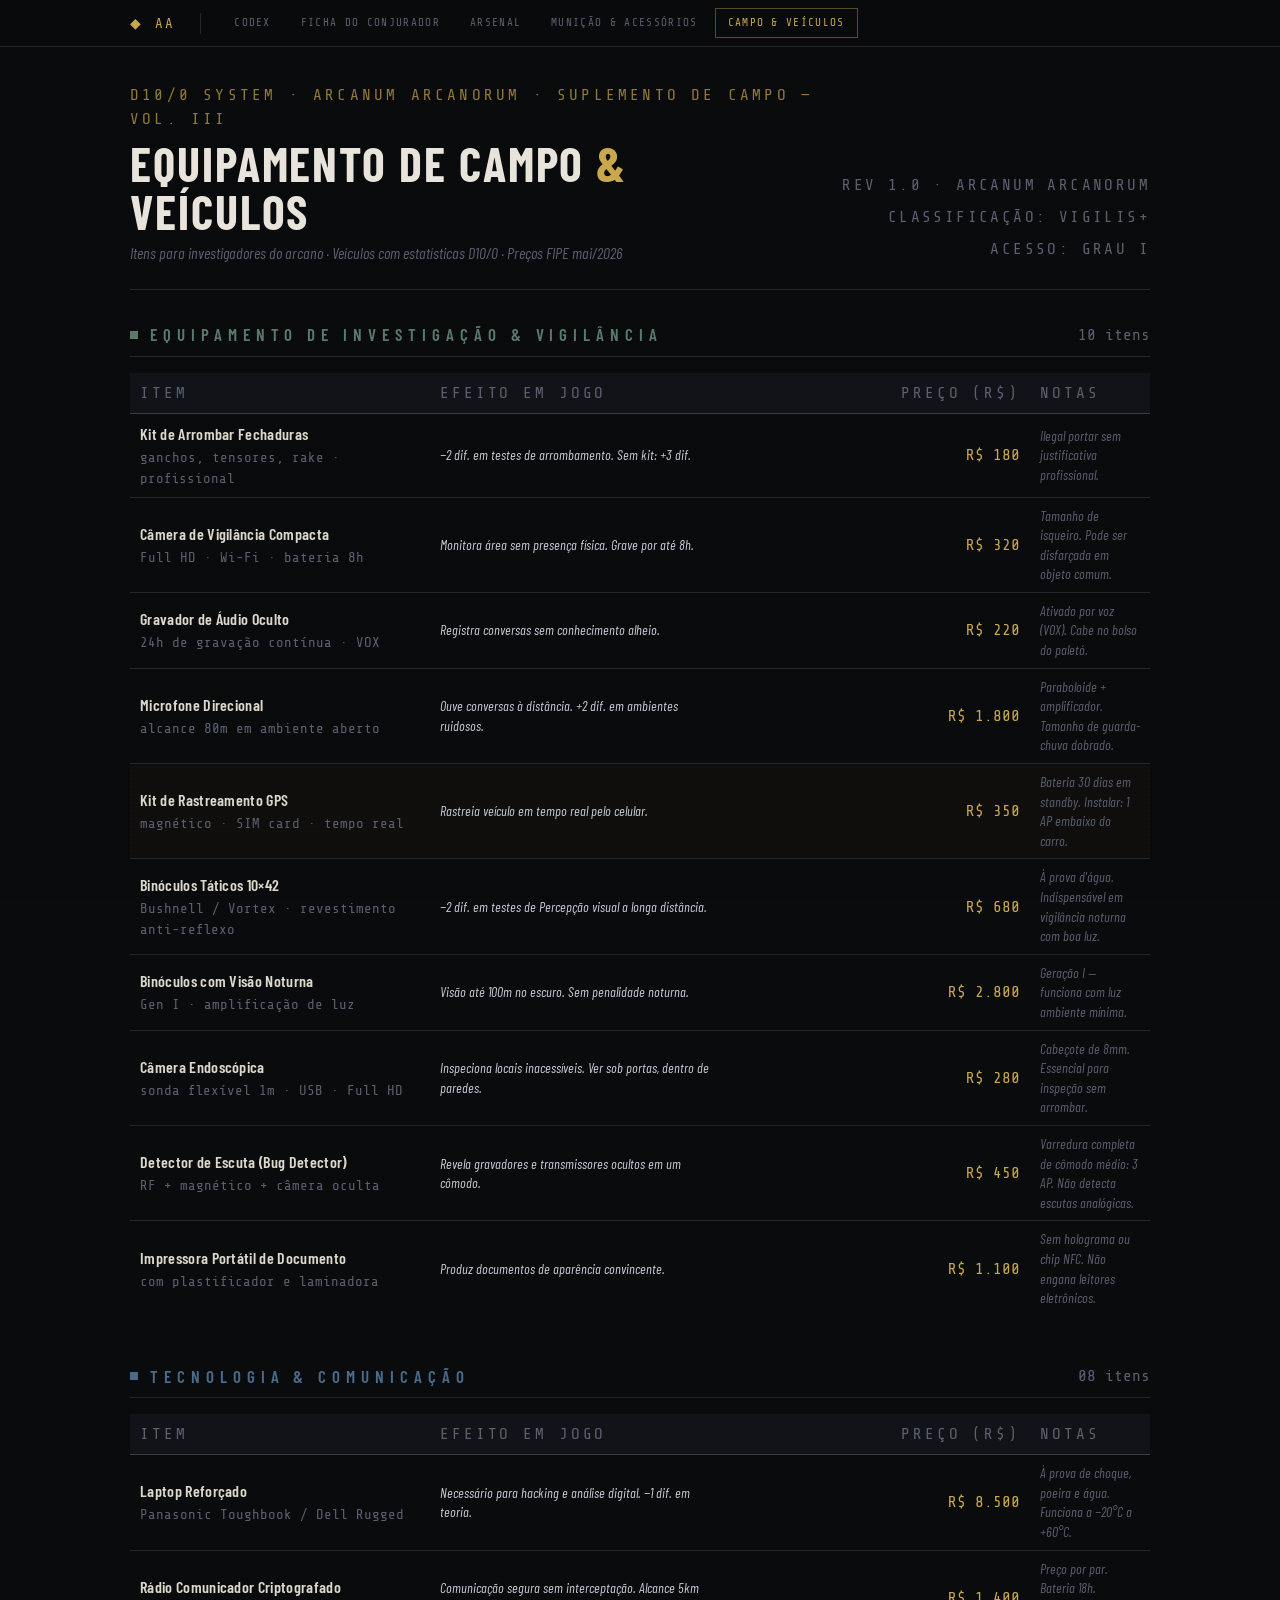
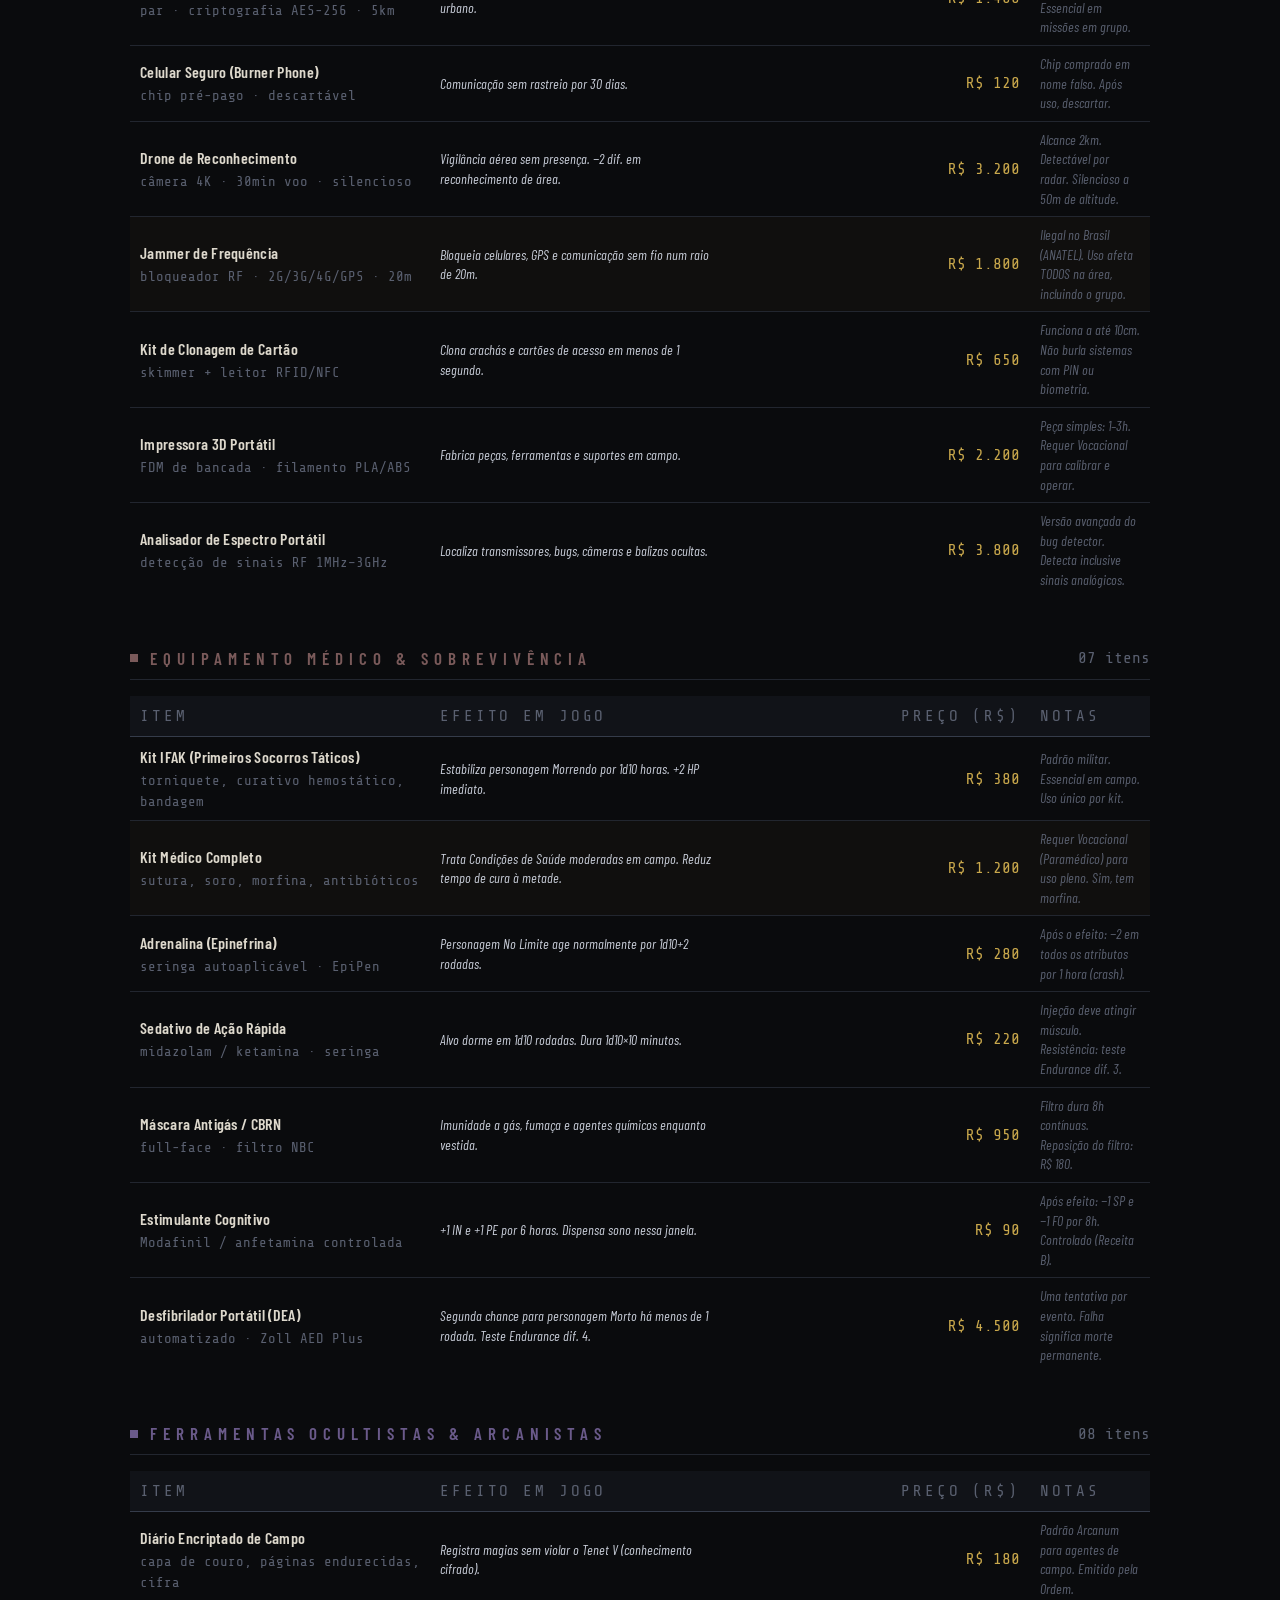
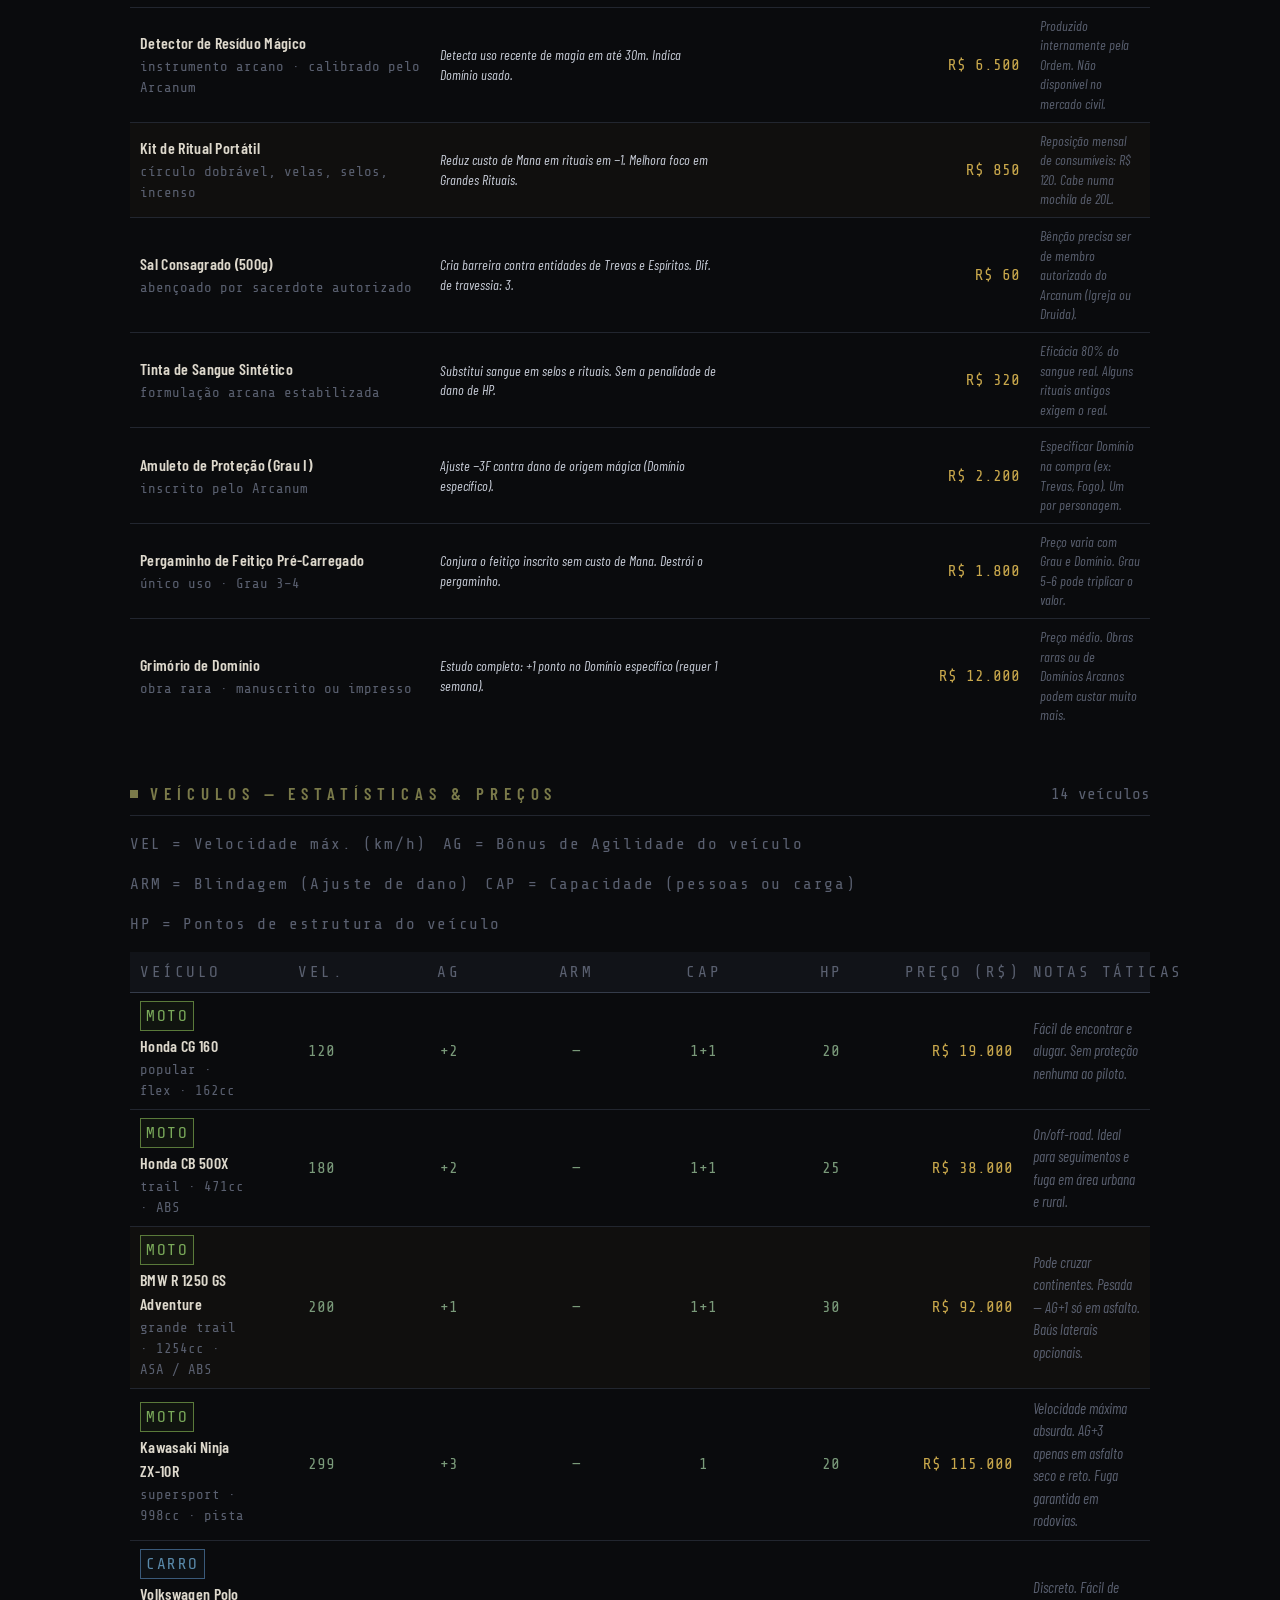
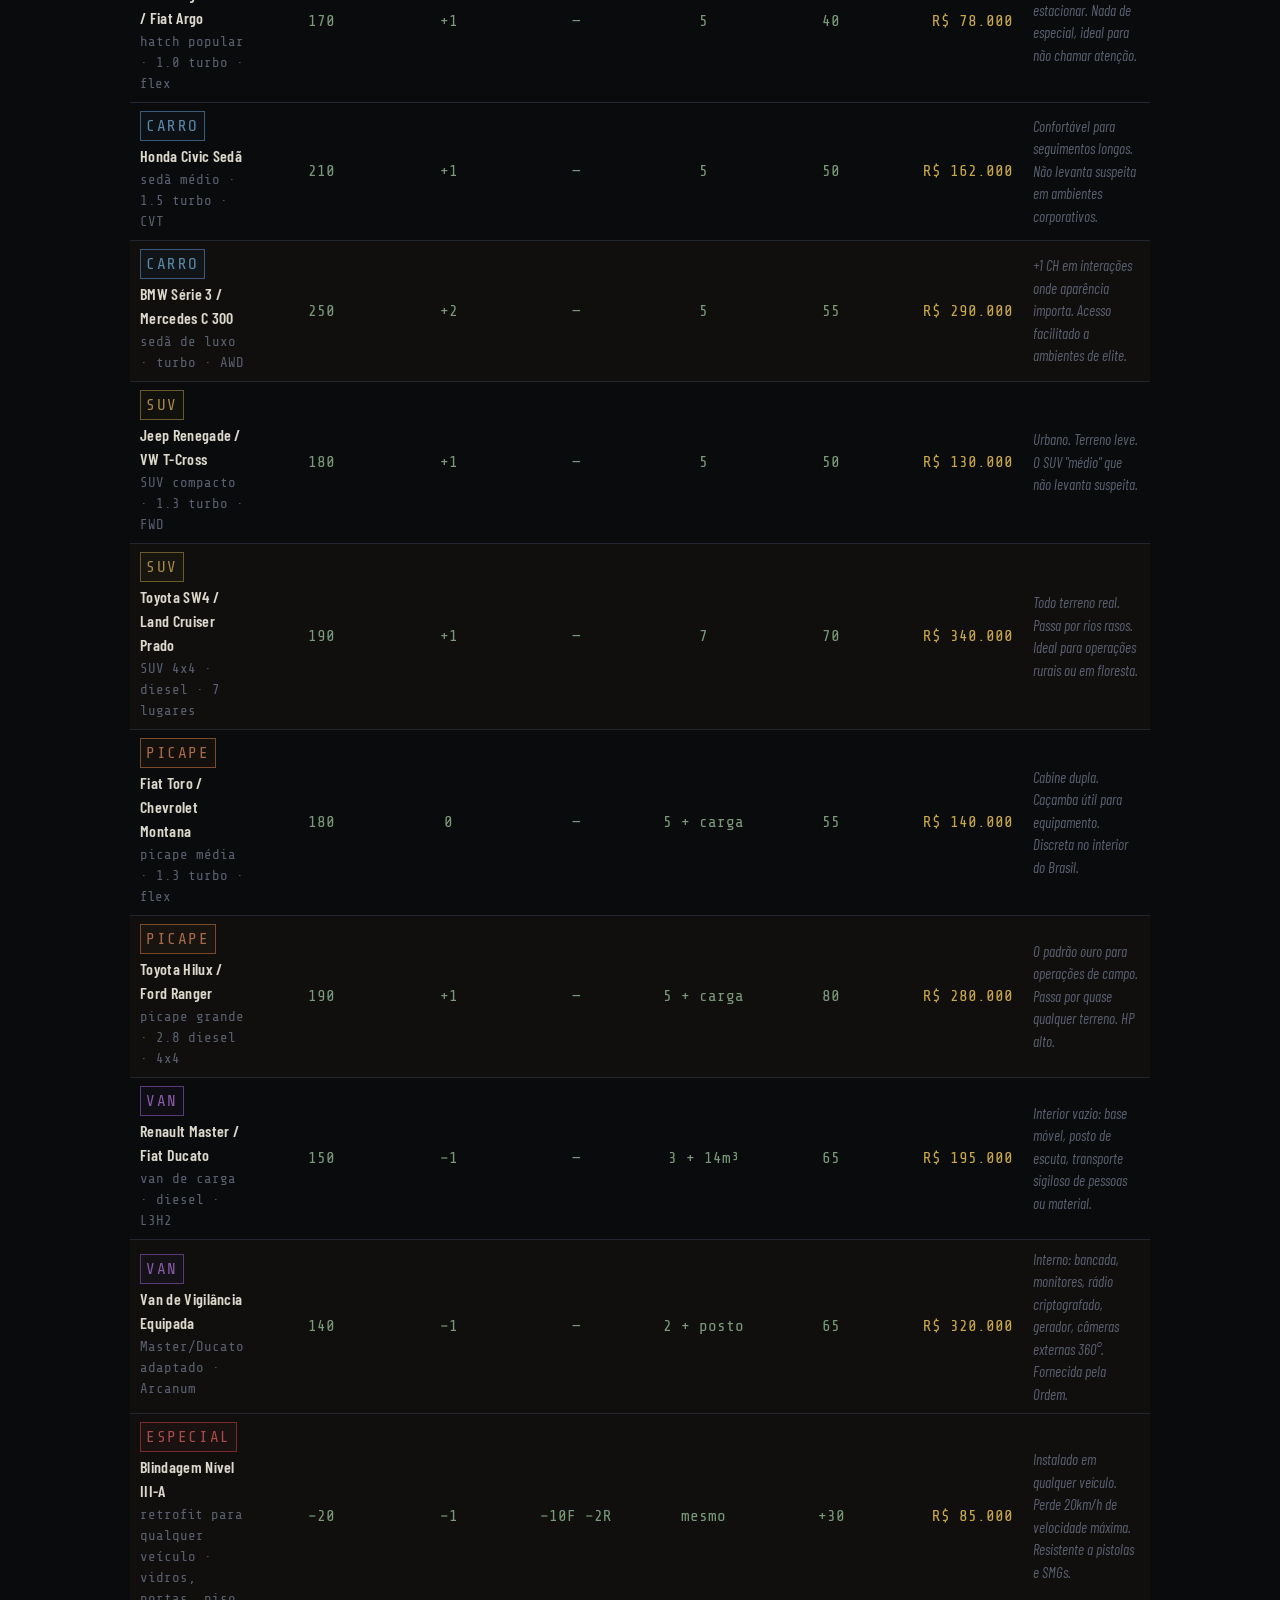
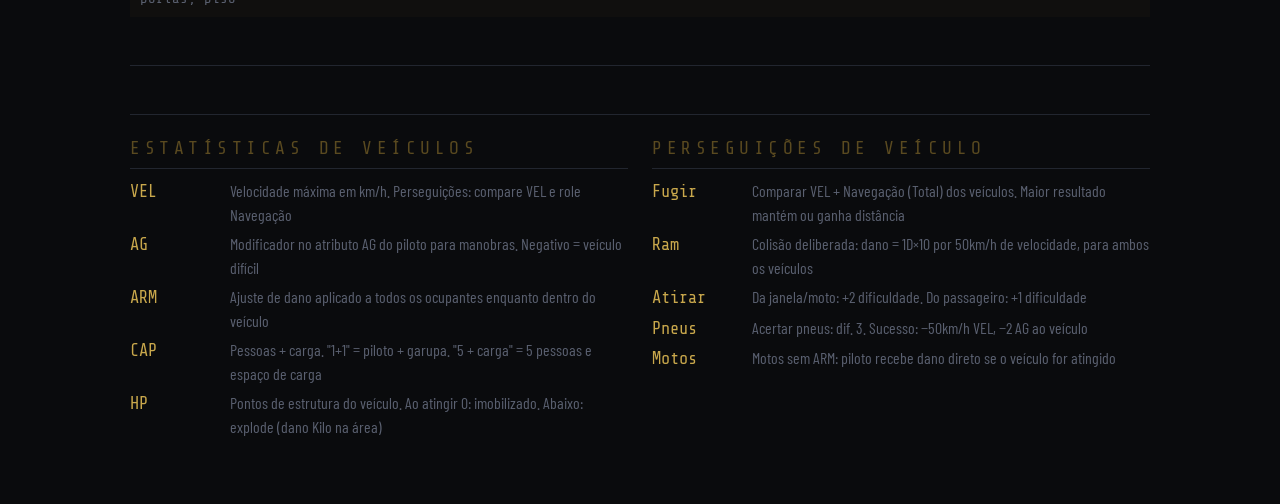
<file: equip-campo-veiculos.html>
<!DOCTYPE html>
<html lang="pt-BR">
<head>
<meta charset="UTF-8">
<meta name="viewport" content="width=device-width, initial-scale=1.0">
<title>Equipamento de Campo & Veículos — D10/0</title>
<link rel="stylesheet" href="styles/equip.css">
</head>
<body class="equip-page">
<nav class="aa-nav">
  <div class="aa-nav-inner">
    <a class="aa-nav-logo" href="index.html">&#9670; AA</a>
    <div class="aa-nav-links">
      <a href="codex.html">Codex</a>
      <a href="ficha-conjurador.html">Ficha do Conjurador</a>
      <a href="equip-armas-armaduras.html">Arsenal</a>
      <a href="equip-municao-acessorios.html">Munição &amp; Acessórios</a>
      <a href="equip-campo-veiculos.html" class="active">Campo &amp; Veículos</a>
    </div>
  </div>
</nav>
<div class="page">

  <header>
    <div>
      <div class="doc-tag">D10/0 System · Arcanum Arcanorum · Suplemento de Campo — Vol. III</div>
      <h1>Equipamento de Campo <span>&amp;</span> Veículos</h1>
      <div style="font-size:16px;color:var(--text-dim);margin-top:6px;font-style:italic;">
        Itens para investigadores do arcano · Veículos com estatísticas D10/0 · Preços FIPE mai/2026
      </div>
    </div>
    <div class="header-meta">
      REV 1.0 · ARCANUM ARCANORUM<br>
      CLASSIFICAÇÃO: VIGILIS+<br>
      ACESSO: GRAU I
    </div>
  </header>

  <!-- ══════════ INVESTIGAÇÃO ══════════ -->
  <div class="cat-section cat-inv">
    <div class="cat-header">
      <div class="cat-pip"></div>
      <div class="cat-title">Equipamento de Investigação &amp; Vigilância</div>
      <div class="cat-count">10 itens</div>
    </div>
    <table class="eq-table">
      <thead>
        <tr>
          <th>Item</th>
          <th>Efeito em Jogo</th>
          
          <th class="r">Preço (R$)</th>
          <th>Notas</th>
        </tr>
      </thead>
      <tbody>
        <tr>
          <td><div class="item-name">Kit de Arrombar Fechaduras</div><div class="item-sub">ganchos, tensores, rake · profissional</div></td>
          <td class="effect">−2 dif. em testes de arrombamento. Sem kit: +3 dif.</td>
          <td class="cost">R$ 180</td>
          <td class="notes">Ilegal portar sem justificativa profissional.</td>
        </tr>
        <tr>
          <td><div class="item-name">Câmera de Vigilância Compacta</div><div class="item-sub">Full HD · Wi-Fi · bateria 8h</div></td>
          <td class="effect">Monitora área sem presença física. Grave por até 8h.</td>
          <td class="cost">R$ 320</td>
          <td class="notes">Tamanho de isqueiro. Pode ser disfarçada em objeto comum.</td>
        </tr>
        <tr>
          <td><div class="item-name">Gravador de Áudio Oculto</div><div class="item-sub">24h de gravação contínua · VOX</div></td>
          <td class="effect">Registra conversas sem conhecimento alheio.</td>
          <td class="cost">R$ 220</td>
          <td class="notes">Ativado por voz (VOX). Cabe no bolso do paletó.</td>
        </tr>
        <tr>
          <td><div class="item-name">Microfone Direcional</div><div class="item-sub">alcance 80m em ambiente aberto</div></td>
          <td class="effect">Ouve conversas à distância. +2 dif. em ambientes ruidosos.</td>
          <td class="cost">R$ 1.800</td>
          <td class="notes">Paraboloide + amplificador. Tamanho de guarda-chuva dobrado.</td>
        </tr>
        <tr class="featured">
          <td><div class="item-name">Kit de Rastreamento GPS</div><div class="item-sub">magnético · SIM card · tempo real</div></td>
          <td class="effect">Rastreia veículo em tempo real pelo celular.</td>
          <td class="cost">R$ 350</td>
          <td class="notes">Bateria 30 dias em standby. Instalar: 1 AP embaixo do carro.</td>
        </tr>
        <tr>
          <td><div class="item-name">Binóculos Táticos 10×42</div><div class="item-sub">Bushnell / Vortex · revestimento anti-reflexo</div></td>
          <td class="effect">−2 dif. em testes de Percepção visual a longa distância.</td>
          <td class="cost">R$ 680</td>
          <td class="notes">À prova d'água. Indispensável em vigilância noturna com boa luz.</td>
        </tr>
        <tr>
          <td><div class="item-name">Binóculos com Visão Noturna</div><div class="item-sub">Gen I · amplificação de luz</div></td>
          <td class="effect">Visão até 100m no escuro. Sem penalidade noturna.</td>
          <td class="cost">R$ 2.800</td>
          <td class="notes">Geração I — funciona com luz ambiente mínima.</td>
        </tr>
        <tr>
          <td><div class="item-name">Câmera Endoscópica</div><div class="item-sub">sonda flexível 1m · USB · Full HD</div></td>
          <td class="effect">Inspeciona locais inacessíveis. Ver sob portas, dentro de paredes.</td>
          <td class="cost">R$ 280</td>
          <td class="notes">Cabeçote de 8mm. Essencial para inspeção sem arrombar.</td>
        </tr>
        <tr>
          <td><div class="item-name">Detector de Escuta (Bug Detector)</div><div class="item-sub">RF + magnético + câmera oculta</div></td>
          <td class="effect">Revela gravadores e transmissores ocultos em um cômodo.</td>
          <td class="cost">R$ 450</td>
          <td class="notes">Varredura completa de cômodo médio: 3 AP. Não detecta escutas analógicas.</td>
        </tr>
        <tr>
          <td><div class="item-name">Impressora Portátil de Documento</div><div class="item-sub">com plastificador e laminadora</div></td>
          <td class="effect">Produz documentos de aparência convincente.</td>
          <td class="cost">R$ 1.100</td>
          <td class="notes">Sem holograma ou chip NFC. Não engana leitores eletrônicos.</td>
        </tr>
      </tbody>
    </table>
  </div>

  <!-- ══════════ TECNOLOGIA ══════════ -->
  <div class="cat-section cat-tech">
    <div class="cat-header">
      <div class="cat-pip"></div>
      <div class="cat-title">Tecnologia &amp; Comunicação</div>
      <div class="cat-count">08 itens</div>
    </div>
    <table class="eq-table">
      <thead>
        <tr>
          <th>Item</th>
          <th>Efeito em Jogo</th>
          
          <th class="r">Preço (R$)</th>
          <th>Notas</th>
        </tr>
      </thead>
      <tbody>
        <tr>
          <td><div class="item-name">Laptop Reforçado</div><div class="item-sub">Panasonic Toughbook / Dell Rugged</div></td>
          <td class="effect">Necessário para hacking e análise digital. −1 dif. em teoria.</td>
          <td class="cost">R$ 8.500</td>
          <td class="notes">À prova de choque, poeira e água. Funciona a −20°C a +60°C.</td>
        </tr>
        <tr>
          <td><div class="item-name">Rádio Comunicador Criptografado</div><div class="item-sub">par · criptografia AES-256 · 5km</div></td>
          <td class="effect">Comunicação segura sem interceptação. Alcance 5km urbano.</td>
          <td class="cost">R$ 1.400</td>
          <td class="notes">Preço por par. Bateria 18h. Essencial em missões em grupo.</td>
        </tr>
        <tr>
          <td><div class="item-name">Celular Seguro (Burner Phone)</div><div class="item-sub">chip pré-pago · descartável</div></td>
          <td class="effect">Comunicação sem rastreio por 30 dias.</td>
          <td class="cost">R$ 120</td>
          <td class="notes">Chip comprado em nome falso. Após uso, descartar.</td>
        </tr>
        <tr>
          <td><div class="item-name">Drone de Reconhecimento</div><div class="item-sub">câmera 4K · 30min voo · silencioso</div></td>
          <td class="effect">Vigilância aérea sem presença. −2 dif. em reconhecimento de área.</td>
          <td class="cost">R$ 3.200</td>
          <td class="notes">Alcance 2km. Detectável por radar. Silencioso a 50m de altitude.</td>
        </tr>
        <tr class="featured">
          <td><div class="item-name">Jammer de Frequência</div><div class="item-sub">bloqueador RF · 2G/3G/4G/GPS · 20m</div></td>
          <td class="effect">Bloqueia celulares, GPS e comunicação sem fio num raio de 20m.</td>
          <td class="cost">R$ 1.800</td>
          <td class="notes">Ilegal no Brasil (ANATEL). Uso afeta TODOS na área, incluindo o grupo.</td>
        </tr>
        <tr>
          <td><div class="item-name">Kit de Clonagem de Cartão</div><div class="item-sub">skimmer + leitor RFID/NFC</div></td>
          <td class="effect">Clona crachás e cartões de acesso em menos de 1 segundo.</td>
          <td class="cost">R$ 650</td>
          <td class="notes">Funciona a até 10cm. Não burla sistemas com PIN ou biometria.</td>
        </tr>
        <tr>
          <td><div class="item-name">Impressora 3D Portátil</div><div class="item-sub">FDM de bancada · filamento PLA/ABS</div></td>
          <td class="effect">Fabrica peças, ferramentas e suportes em campo.</td>
          <td class="cost">R$ 2.200</td>
          <td class="notes">Peça simples: 1–3h. Requer Vocacional para calibrar e operar.</td>
        </tr>
        <tr>
          <td><div class="item-name">Analisador de Espectro Portátil</div><div class="item-sub">detecção de sinais RF 1MHz–3GHz</div></td>
          <td class="effect">Localiza transmissores, bugs, câmeras e balizas ocultas.</td>
          <td class="cost">R$ 3.800</td>
          <td class="notes">Versão avançada do bug detector. Detecta inclusive sinais analógicos.</td>
        </tr>
      </tbody>
    </table>
  </div>

  <!-- ══════════ MÉDICO ══════════ -->
  <div class="cat-section cat-medical">
    <div class="cat-header">
      <div class="cat-pip"></div>
      <div class="cat-title">Equipamento Médico &amp; Sobrevivência</div>
      <div class="cat-count">07 itens</div>
    </div>
    <table class="eq-table">
      <thead>
        <tr>
          <th>Item</th>
          <th>Efeito em Jogo</th>
          
          <th class="r">Preço (R$)</th>
          <th>Notas</th>
        </tr>
      </thead>
      <tbody>
        <tr>
          <td><div class="item-name">Kit IFAK (Primeiros Socorros Táticos)</div><div class="item-sub">torniquete, curativo hemostático, bandagem</div></td>
          <td class="effect">Estabiliza personagem Morrendo por 1d10 horas. +2 HP imediato.</td>
          <td class="cost">R$ 380</td>
          <td class="notes">Padrão militar. Essencial em campo. Uso único por kit.</td>
        </tr>
        <tr class="featured">
          <td><div class="item-name">Kit Médico Completo</div><div class="item-sub">sutura, soro, morfina, antibióticos</div></td>
          <td class="effect">Trata Condições de Saúde moderadas em campo. Reduz tempo de cura à metade.</td>
          <td class="cost">R$ 1.200</td>
          <td class="notes">Requer Vocacional (Paramédico) para uso pleno. Sim, tem morfina.</td>
        </tr>
        <tr>
          <td><div class="item-name">Adrenalina (Epinefrina)</div><div class="item-sub">seringa autoaplicável · EpiPen</div></td>
          <td class="effect">Personagem No Limite age normalmente por 1d10+2 rodadas.</td>
          <td class="cost">R$ 280</td>
          <td class="notes">Após o efeito: −2 em todos os atributos por 1 hora (crash).</td>
        </tr>
        <tr>
          <td><div class="item-name">Sedativo de Ação Rápida</div><div class="item-sub">midazolam / ketamina · seringa</div></td>
          <td class="effect">Alvo dorme em 1d10 rodadas. Dura 1d10×10 minutos.</td>
          <td class="cost">R$ 220</td>
          <td class="notes">Injeção deve atingir músculo. Resistência: teste Endurance dif. 3.</td>
        </tr>
        <tr>
          <td><div class="item-name">Máscara Antigás / CBRN</div><div class="item-sub">full-face · filtro NBC</div></td>
          <td class="effect">Imunidade a gás, fumaça e agentes químicos enquanto vestida.</td>
          <td class="cost">R$ 950</td>
          <td class="notes">Filtro dura 8h contínuas. Reposição do filtro: R$ 180.</td>
        </tr>
        <tr>
          <td><div class="item-name">Estimulante Cognitivo</div><div class="item-sub">Modafinil / anfetamina controlada</div></td>
          <td class="effect">+1 IN e +1 PE por 6 horas. Dispensa sono nessa janela.</td>
          <td class="cost">R$ 90</td>
          <td class="notes">Após efeito: −1 SP e −1 FO por 8h. Controlado (Receita B).</td>
        </tr>
        <tr>
          <td><div class="item-name">Desfibrilador Portátil (DEA)</div><div class="item-sub">automatizado · Zoll AED Plus</div></td>
          <td class="effect">Segunda chance para personagem Morto há menos de 1 rodada. Teste Endurance dif. 4.</td>
          <td class="cost">R$ 4.500</td>
          <td class="notes">Uma tentativa por evento. Falha significa morte permanente.</td>
        </tr>
      </tbody>
    </table>
  </div>

  <!-- ══════════ OCULTISMO ══════════ -->
  <div class="cat-section cat-occult">
    <div class="cat-header">
      <div class="cat-pip"></div>
      <div class="cat-title">Ferramentas Ocultistas &amp; Arcanistas</div>
      <div class="cat-count">08 itens</div>
    </div>
    <table class="eq-table">
      <thead>
        <tr>
          <th>Item</th>
          <th>Efeito em Jogo</th>
          
          <th class="r">Preço (R$)</th>
          <th>Notas</th>
        </tr>
      </thead>
      <tbody>
        <tr>
          <td><div class="item-name">Diário Encriptado de Campo</div><div class="item-sub">capa de couro, páginas endurecidas, cifra</div></td>
          <td class="effect">Registra magias sem violar o Tenet V (conhecimento cifrado).</td>
          <td class="cost">R$ 180</td>
          <td class="notes">Padrão Arcanum para agentes de campo. Emitido pela Ordem.</td>
        </tr>
        <tr>
          <td><div class="item-name">Detector de Resíduo Mágico</div><div class="item-sub">instrumento arcano · calibrado pelo Arcanum</div></td>
          <td class="effect">Detecta uso recente de magia em até 30m. Indica Domínio usado.</td>
          <td class="cost">R$ 6.500</td>
          <td class="notes">Produzido internamente pela Ordem. Não disponível no mercado civil.</td>
        </tr>
        <tr class="featured">
          <td><div class="item-name">Kit de Ritual Portátil</div><div class="item-sub">círculo dobrável, velas, selos, incenso</div></td>
          <td class="effect">Reduz custo de Mana em rituais em −1. Melhora foco em Grandes Rituais.</td>
          <td class="cost">R$ 850</td>
          <td class="notes">Reposição mensal de consumíveis: R$ 120. Cabe numa mochila de 20L.</td>
        </tr>
        <tr>
          <td><div class="item-name">Sal Consagrado (500g)</div><div class="item-sub">abençoado por sacerdote autorizado</div></td>
          <td class="effect">Cria barreira contra entidades de Trevas e Espíritos. Dif. de travessia: 3.</td>
          <td class="cost">R$ 60</td>
          <td class="notes">Bênção precisa ser de membro autorizado do Arcanum (Igreja ou Druida).</td>
        </tr>
        <tr>
          <td><div class="item-name">Tinta de Sangue Sintético</div><div class="item-sub">formulação arcana estabilizada</div></td>
          <td class="effect">Substitui sangue em selos e rituais. Sem a penalidade de dano de HP.</td>
          <td class="cost">R$ 320</td>
          <td class="notes">Eficácia 80% do sangue real. Alguns rituais antigos exigem o real.</td>
        </tr>
        <tr>
          <td><div class="item-name">Amuleto de Proteção (Grau I)</div><div class="item-sub">inscrito pelo Arcanum</div></td>
          <td class="effect">Ajuste −3F contra dano de origem mágica (Domínio específico).</td>
          <td class="cost">R$ 2.200</td>
          <td class="notes">Especificar Domínio na compra (ex: Trevas, Fogo). Um por personagem.</td>
        </tr>
        <tr>
          <td><div class="item-name">Pergaminho de Feitiço Pré-Carregado</div><div class="item-sub">único uso · Grau 3–4</div></td>
          <td class="effect">Conjura o feitiço inscrito sem custo de Mana. Destrói o pergaminho.</td>
          <td class="cost">R$ 1.800</td>
          <td class="notes">Preço varia com Grau e Domínio. Grau 5–6 pode triplicar o valor.</td>
        </tr>
        <tr>
          <td><div class="item-name">Grimório de Domínio</div><div class="item-sub">obra rara · manuscrito ou impresso</div></td>
          <td class="effect">Estudo completo: +1 ponto no Domínio específico (requer 1 semana).</td>
          <td class="cost">R$ 12.000</td>
          <td class="notes">Preço médio. Obras raras ou de Domínios Arcanos podem custar muito mais.</td>
        </tr>
      </tbody>
    </table>
  </div>

  <!-- ══════════ VEÍCULOS ══════════ -->
  <div class="cat-section cat-vehicle">
    <div class="cat-header">
      <div class="cat-pip"></div>
      <div class="cat-title">Veículos — Estatísticas &amp; Preços</div>
      <div class="cat-count">14 veículos</div>
    </div>

    <!-- stat legend -->
    <div style="display:flex;flex-wrap:wrap;gap:16px;margin-bottom:16px;font-family:'Share Tech Mono',monospace;font-size:16px;color:var(--text-dim);letter-spacing:0.1em;">
      <span>VEL = Velocidade máx. (km/h)</span>
      <span>AG = Bônus de Agilidade do veículo</span>
      <span>ARM = Blindagem (Ajuste de dano)</span>
      <span>CAP = Capacidade (pessoas ou carga)</span>
      <span>HP = Pontos de estrutura do veículo</span>
    </div>

    <table class="veh-table">
      <thead>
        <tr>
          <th>Veículo</th>
          <th class="c">Vel.</th>
          <th class="c">AG</th>
          <th class="c">ARM</th>
          <th class="c">CAP</th>
          <th class="c">HP</th>
          
          <th class="r">Preço (R$)</th>
          <th>Notas Táticas</th>
        </tr>
      </thead>
      <tbody>

        <!-- MOTOS -->
        <tr>
          <td>
            <span class="veh-type type-moto">MOTO</span>
            <div class="item-name">Honda CG 160</div>
            <div class="item-sub">popular · flex · 162cc</div>
          </td>
          <td class="vstat">120</td>
          <td class="vstat">+2</td>
          <td class="vstat">—</td>
          <td class="vstat">1+1</td>
          <td class="vstat">20</td>
          <td class="vcost">R$ 19.000</td>
          <td class="vnotes">Fácil de encontrar e alugar. Sem proteção nenhuma ao piloto.</td>
        </tr>

        <tr>
          <td>
            <span class="veh-type type-moto">MOTO</span>
            <div class="item-name">Honda CB 500X</div>
            <div class="item-sub">trail · 471cc · ABS</div>
          </td>
          <td class="vstat">180</td>
          <td class="vstat">+2</td>
          <td class="vstat">—</td>
          <td class="vstat">1+1</td>
          <td class="vstat">25</td>
          <td class="vcost">R$ 38.000</td>
          <td class="vnotes">On/off-road. Ideal para seguimentos e fuga em área urbana e rural.</td>
        </tr>

        <tr class="featured">
          <td>
            <span class="veh-type type-moto">MOTO</span>
            <div class="item-name">BMW R 1250 GS Adventure</div>
            <div class="item-sub">grande trail · 1254cc · ASA / ABS</div>
          </td>
          <td class="vstat">200</td>
          <td class="vstat">+1</td>
          <td class="vstat">—</td>
          <td class="vstat">1+1</td>
          <td class="vstat">30</td>
          <td class="vcost">R$ 92.000</td>
          <td class="vnotes">Pode cruzar continentes. Pesada — AG+1 só em asfalto. Baús laterais opcionais.</td>
        </tr>

        <tr>
          <td>
            <span class="veh-type type-moto">MOTO</span>
            <div class="item-name">Kawasaki Ninja ZX-10R</div>
            <div class="item-sub">supersport · 998cc · pista</div>
          </td>
          <td class="vstat">299</td>
          <td class="vstat">+3</td>
          <td class="vstat">—</td>
          <td class="vstat">1</td>
          <td class="vstat">20</td>
          <td class="vcost">R$ 115.000</td>
          <td class="vnotes">Velocidade máxima absurda. AG+3 apenas em asfalto seco e reto. Fuga garantida em rodovias.</td>
        </tr>

        <!-- CARROS -->
        <tr>
          <td>
            <span class="veh-type type-car">CARRO</span>
            <div class="item-name">Volkswagen Polo / Fiat Argo</div>
            <div class="item-sub">hatch popular · 1.0 turbo · flex</div>
          </td>
          <td class="vstat">170</td>
          <td class="vstat">+1</td>
          <td class="vstat">—</td>
          <td class="vstat">5</td>
          <td class="vstat">40</td>
          <td class="vcost">R$ 78.000</td>
          <td class="vnotes">Discreto. Fácil de estacionar. Nada de especial, ideal para não chamar atenção.</td>
        </tr>

        <tr>
          <td>
            <span class="veh-type type-car">CARRO</span>
            <div class="item-name">Honda Civic Sedã</div>
            <div class="item-sub">sedã médio · 1.5 turbo · CVT</div>
          </td>
          <td class="vstat">210</td>
          <td class="vstat">+1</td>
          <td class="vstat">—</td>
          <td class="vstat">5</td>
          <td class="vstat">50</td>
          <td class="vcost">R$ 162.000</td>
          <td class="vnotes">Confortável para seguimentos longos. Não levanta suspeita em ambientes corporativos.</td>
        </tr>

        <tr class="featured">
          <td>
            <span class="veh-type type-car">CARRO</span>
            <div class="item-name">BMW Série 3 / Mercedes C 300</div>
            <div class="item-sub">sedã de luxo · turbo · AWD</div>
          </td>
          <td class="vstat">250</td>
          <td class="vstat">+2</td>
          <td class="vstat">—</td>
          <td class="vstat">5</td>
          <td class="vstat">55</td>
          <td class="vcost">R$ 290.000</td>
          <td class="vnotes">+1 CH em interações onde aparência importa. Acesso facilitado a ambientes de elite.</td>
        </tr>

        <!-- SUVs -->
        <tr>
          <td>
            <span class="veh-type type-suv">SUV</span>
            <div class="item-name">Jeep Renegade / VW T-Cross</div>
            <div class="item-sub">SUV compacto · 1.3 turbo · FWD</div>
          </td>
          <td class="vstat">180</td>
          <td class="vstat">+1</td>
          <td class="vstat">—</td>
          <td class="vstat">5</td>
          <td class="vstat">50</td>
          <td class="vcost">R$ 130.000</td>
          <td class="vnotes">Urbano. Terreno leve. O SUV "médio" que não levanta suspeita.</td>
        </tr>

        <tr class="featured">
          <td>
            <span class="veh-type type-suv">SUV</span>
            <div class="item-name">Toyota SW4 / Land Cruiser Prado</div>
            <div class="item-sub">SUV 4x4 · diesel · 7 lugares</div>
          </td>
          <td class="vstat">190</td>
          <td class="vstat">+1</td>
          <td class="vstat">—</td>
          <td class="vstat">7</td>
          <td class="vstat">70</td>
          <td class="vcost">R$ 340.000</td>
          <td class="vnotes">Todo terreno real. Passa por rios rasos. Ideal para operações rurais ou em floresta.</td>
        </tr>

        <!-- PICAPES -->
        <tr>
          <td>
            <span class="veh-type type-truck">PICAPE</span>
            <div class="item-name">Fiat Toro / Chevrolet Montana</div>
            <div class="item-sub">picape média · 1.3 turbo · flex</div>
          </td>
          <td class="vstat">180</td>
          <td class="vstat">0</td>
          <td class="vstat">—</td>
          <td class="vstat">5 + carga</td>
          <td class="vstat">55</td>
          <td class="vcost">R$ 140.000</td>
          <td class="vnotes">Cabine dupla. Caçamba útil para equipamento. Discreta no interior do Brasil.</td>
        </tr>

        <tr class="featured">
          <td>
            <span class="veh-type type-truck">PICAPE</span>
            <div class="item-name">Toyota Hilux / Ford Ranger</div>
            <div class="item-sub">picape grande · 2.8 diesel · 4x4</div>
          </td>
          <td class="vstat">190</td>
          <td class="vstat">+1</td>
          <td class="vstat">—</td>
          <td class="vstat">5 + carga</td>
          <td class="vstat">80</td>
          <td class="vcost">R$ 280.000</td>
          <td class="vnotes">O padrão ouro para operações de campo. Passa por quase qualquer terreno. HP alto.</td>
        </tr>

        <!-- VANS -->
        <tr>
          <td>
            <span class="veh-type type-van">VAN</span>
            <div class="item-name">Renault Master / Fiat Ducato</div>
            <div class="item-sub">van de carga · diesel · L3H2</div>
          </td>
          <td class="vstat">150</td>
          <td class="vstat">−1</td>
          <td class="vstat">—</td>
          <td class="vstat">3 + 14m³</td>
          <td class="vstat">65</td>
          <td class="vcost">R$ 195.000</td>
          <td class="vnotes">Interior vazio: base móvel, posto de escuta, transporte sigiloso de pessoas ou material.</td>
        </tr>

        <tr class="featured">
          <td>
            <span class="veh-type type-van">VAN</span>
            <div class="item-name">Van de Vigilância Equipada</div>
            <div class="item-sub">Master/Ducato adaptado · Arcanum</div>
          </td>
          <td class="vstat">140</td>
          <td class="vstat">−1</td>
          <td class="vstat">—</td>
          <td class="vstat">2 + posto</td>
          <td class="vstat">65</td>
          <td class="vcost">R$ 320.000</td>
          <td class="vnotes">Interno: bancada, monitores, rádio criptografado, gerador, câmeras externas 360°. Fornecida pela Ordem.</td>
        </tr>

        <!-- ESPECIAL -->
        <tr class="featured">
          <td>
            <span class="veh-type type-spec">ESPECIAL</span>
            <div class="item-name">Blindagem Nível III-A</div>
            <div class="item-sub">retrofit para qualquer veículo · vidros, portas, piso</div>
          </td>
          <td class="vstat">−20</td>
          <td class="vstat">−1</td>
          <td class="vstat">−10F −2R</td>
          <td class="vstat">mesmo</td>
          <td class="vstat">+30</td>
          <td class="vcost">R$ 85.000</td>
          <td class="vnotes">Instalado em qualquer veículo. Perde 20km/h de velocidade máxima. Resistente a pistolas e SMGs.</td>
        </tr>

      </tbody>
    </table>
  </div>

  <div class="rule"></div>

  <!-- FOOTNOTES -->
  <div class="footnotes">
    <div>
      <div class="fn-title">Estatísticas de Veículos</div>
      <div class="fn-row"><span class="fn-key">VEL</span><span class="fn-val">Velocidade máxima em km/h. Perseguições: compare VEL e role Navegação</span></div>
      <div class="fn-row"><span class="fn-key">AG</span><span class="fn-val">Modificador no atributo AG do piloto para manobras. Negativo = veículo difícil</span></div>
      <div class="fn-row"><span class="fn-key">ARM</span><span class="fn-val">Ajuste de dano aplicado a todos os ocupantes enquanto dentro do veículo</span></div>
      <div class="fn-row"><span class="fn-key">CAP</span><span class="fn-val">Pessoas + carga. "1+1" = piloto + garupa. "5 + carga" = 5 pessoas e espaço de carga</span></div>
      <div class="fn-row"><span class="fn-key">HP</span><span class="fn-val">Pontos de estrutura do veículo. Ao atingir 0: imobilizado. Abaixo: explode (dano Kilo na área)</span></div>
    </div>
    <div>
      <div class="fn-title">Perseguições de Veículo</div>
      <div class="fn-row"><span class="fn-key">Fugir</span><span class="fn-val">Comparar VEL + Navegação (Total) dos veículos. Maior resultado mantém ou ganha distância</span></div>
      <div class="fn-row"><span class="fn-key">Ram</span><span class="fn-val">Colisão deliberada: dano = 1D×10 por 50km/h de velocidade, para ambos os veículos</span></div>
      <div class="fn-row"><span class="fn-key">Atirar</span><span class="fn-val">Da janela/moto: +2 dificuldade. Do passageiro: +1 dificuldade</span></div>
      <div class="fn-row"><span class="fn-key">Pneus</span><span class="fn-val">Acertar pneus: dif. 3. Sucesso: −50km/h VEL, −2 AG ao veículo</span></div>
      <div class="fn-row"><span class="fn-key">Motos</span><span class="fn-val">Motos sem ARM: piloto recebe dano direto se o veículo for atingido</span></div>
    </div>
  </div>

</div>
</body>
</html>
</file>
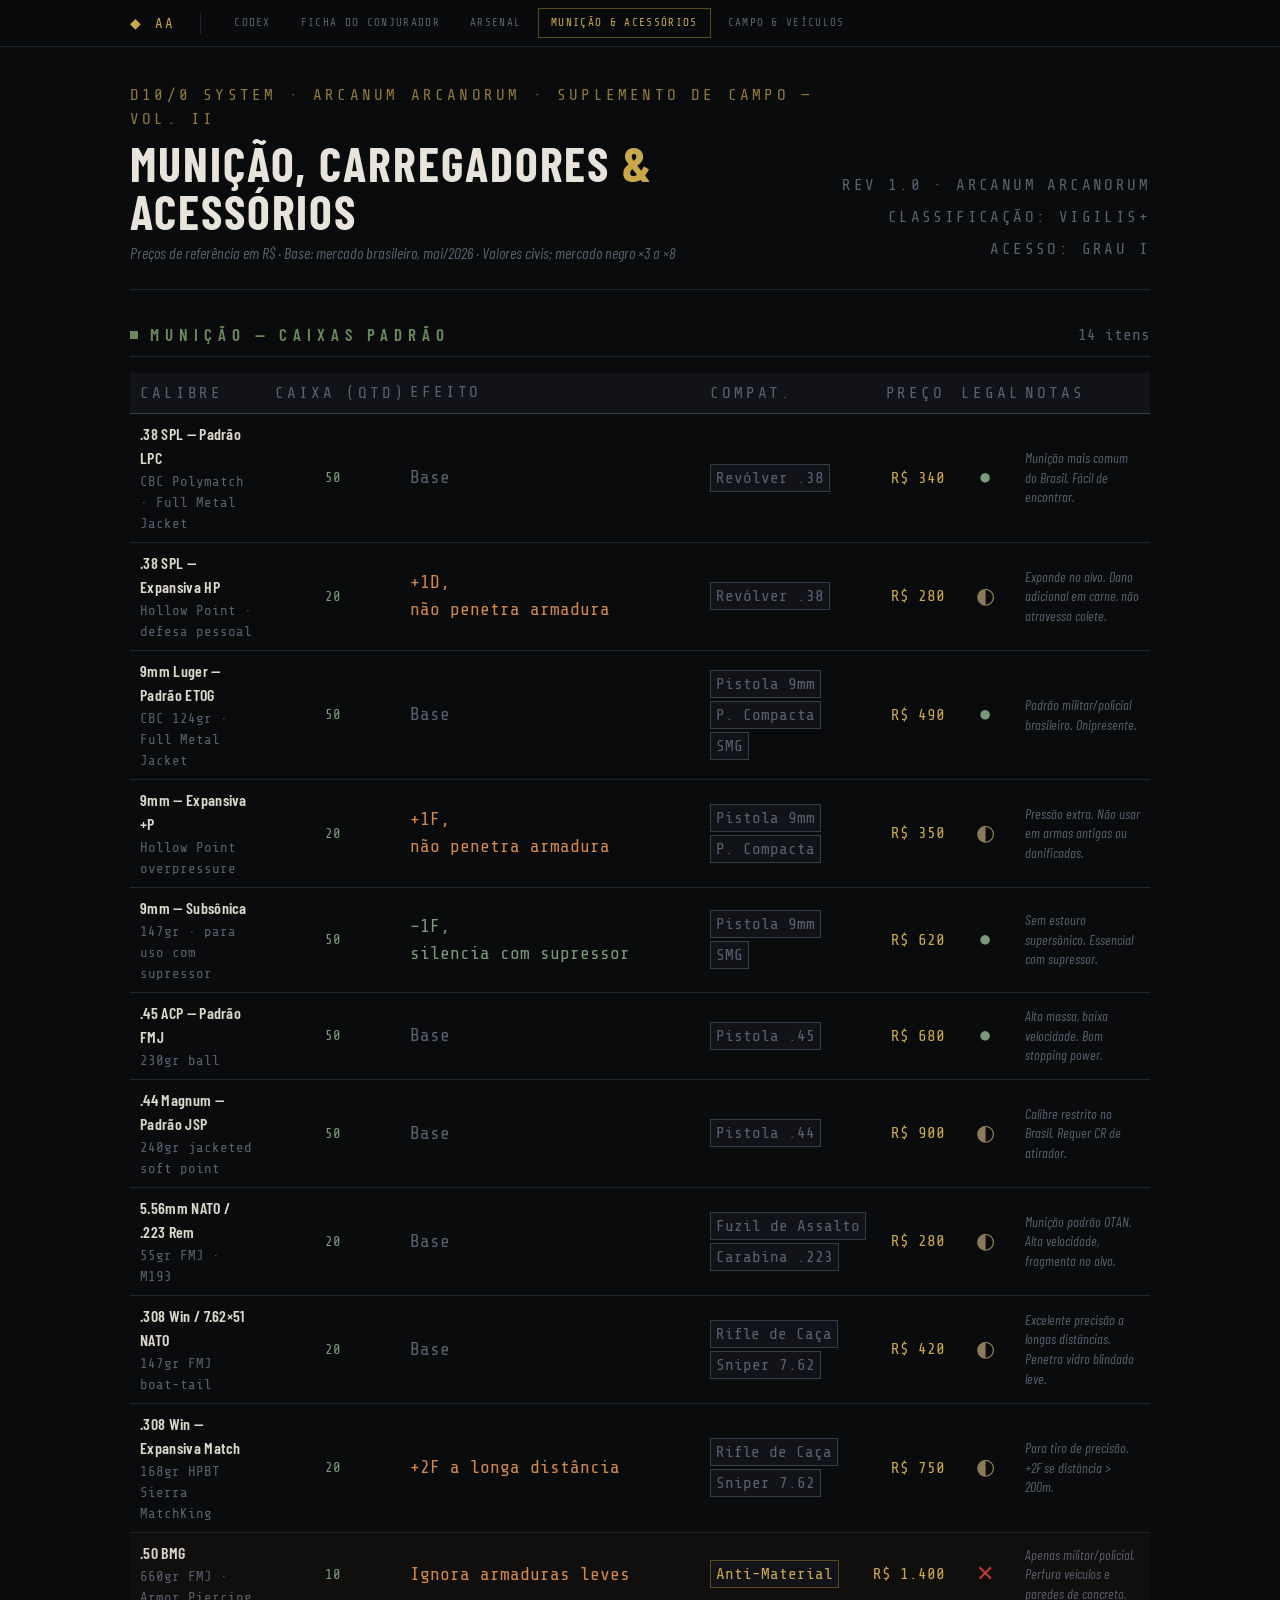
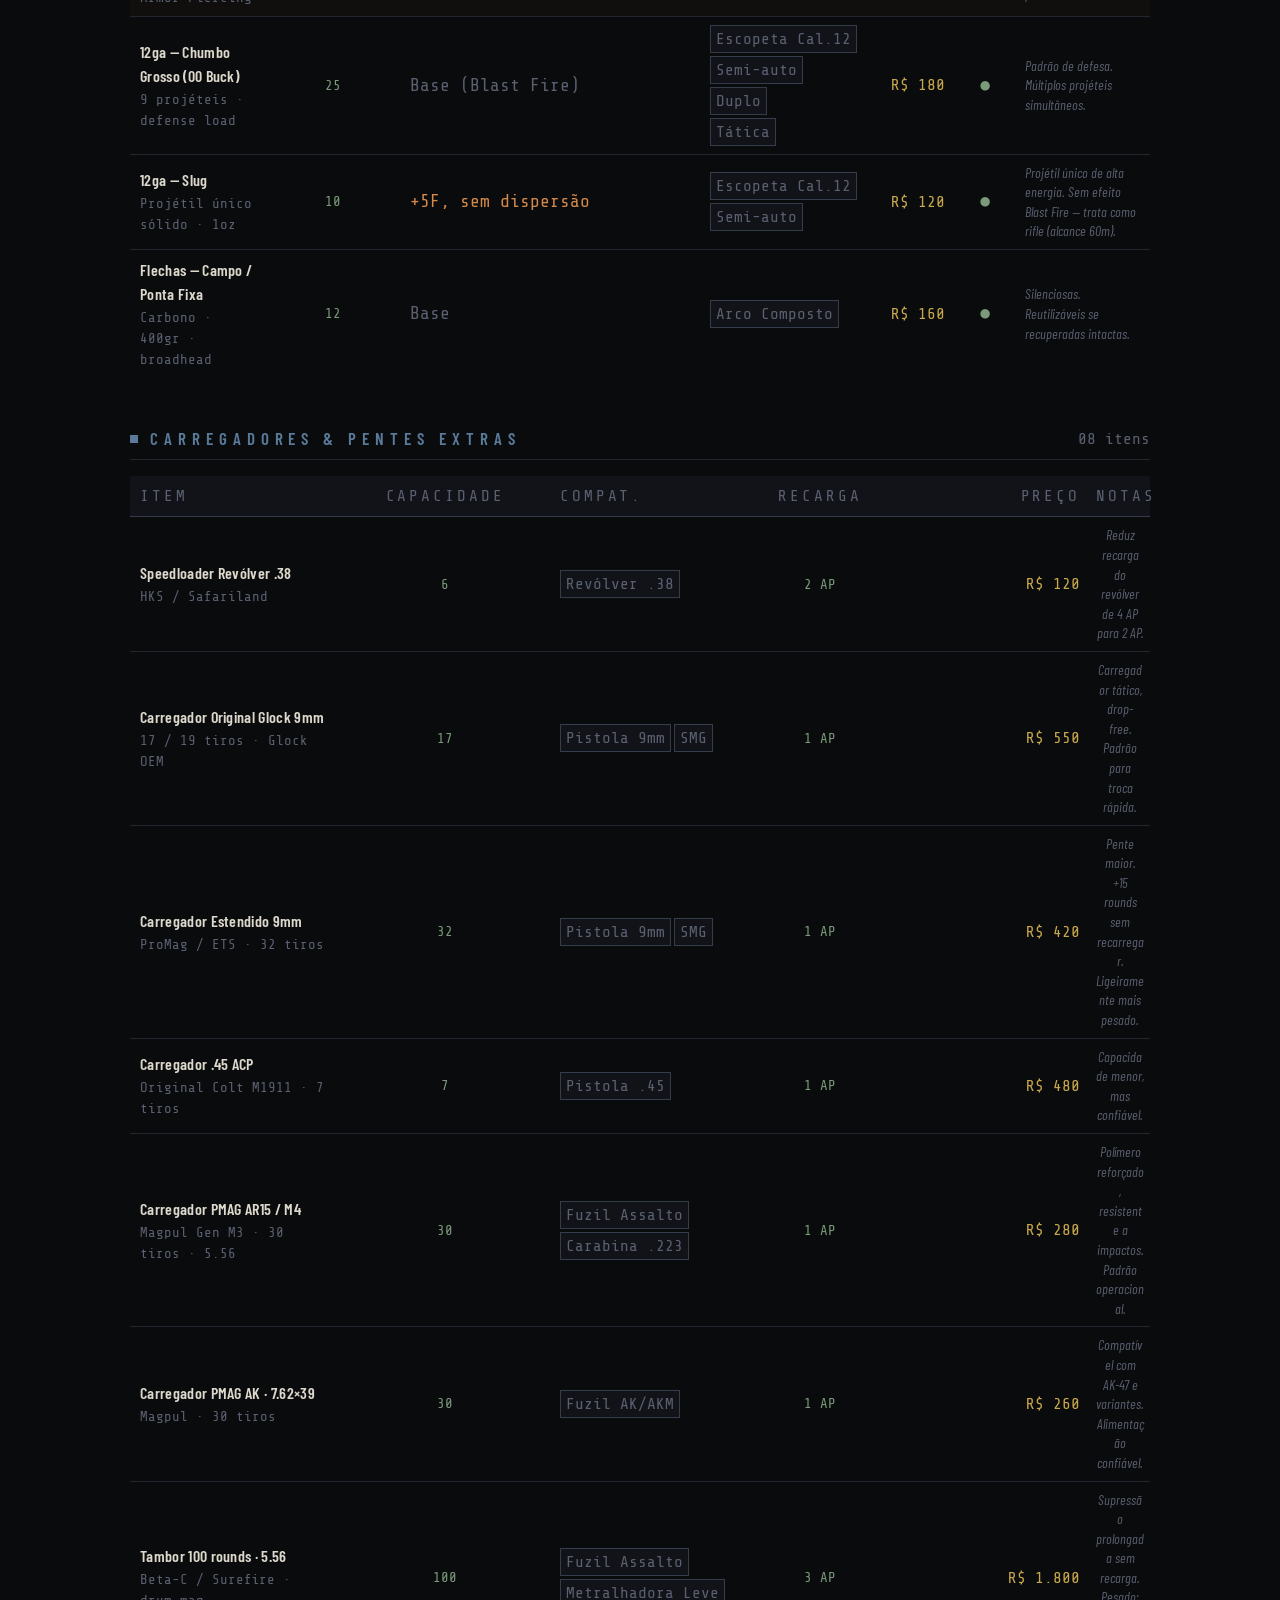
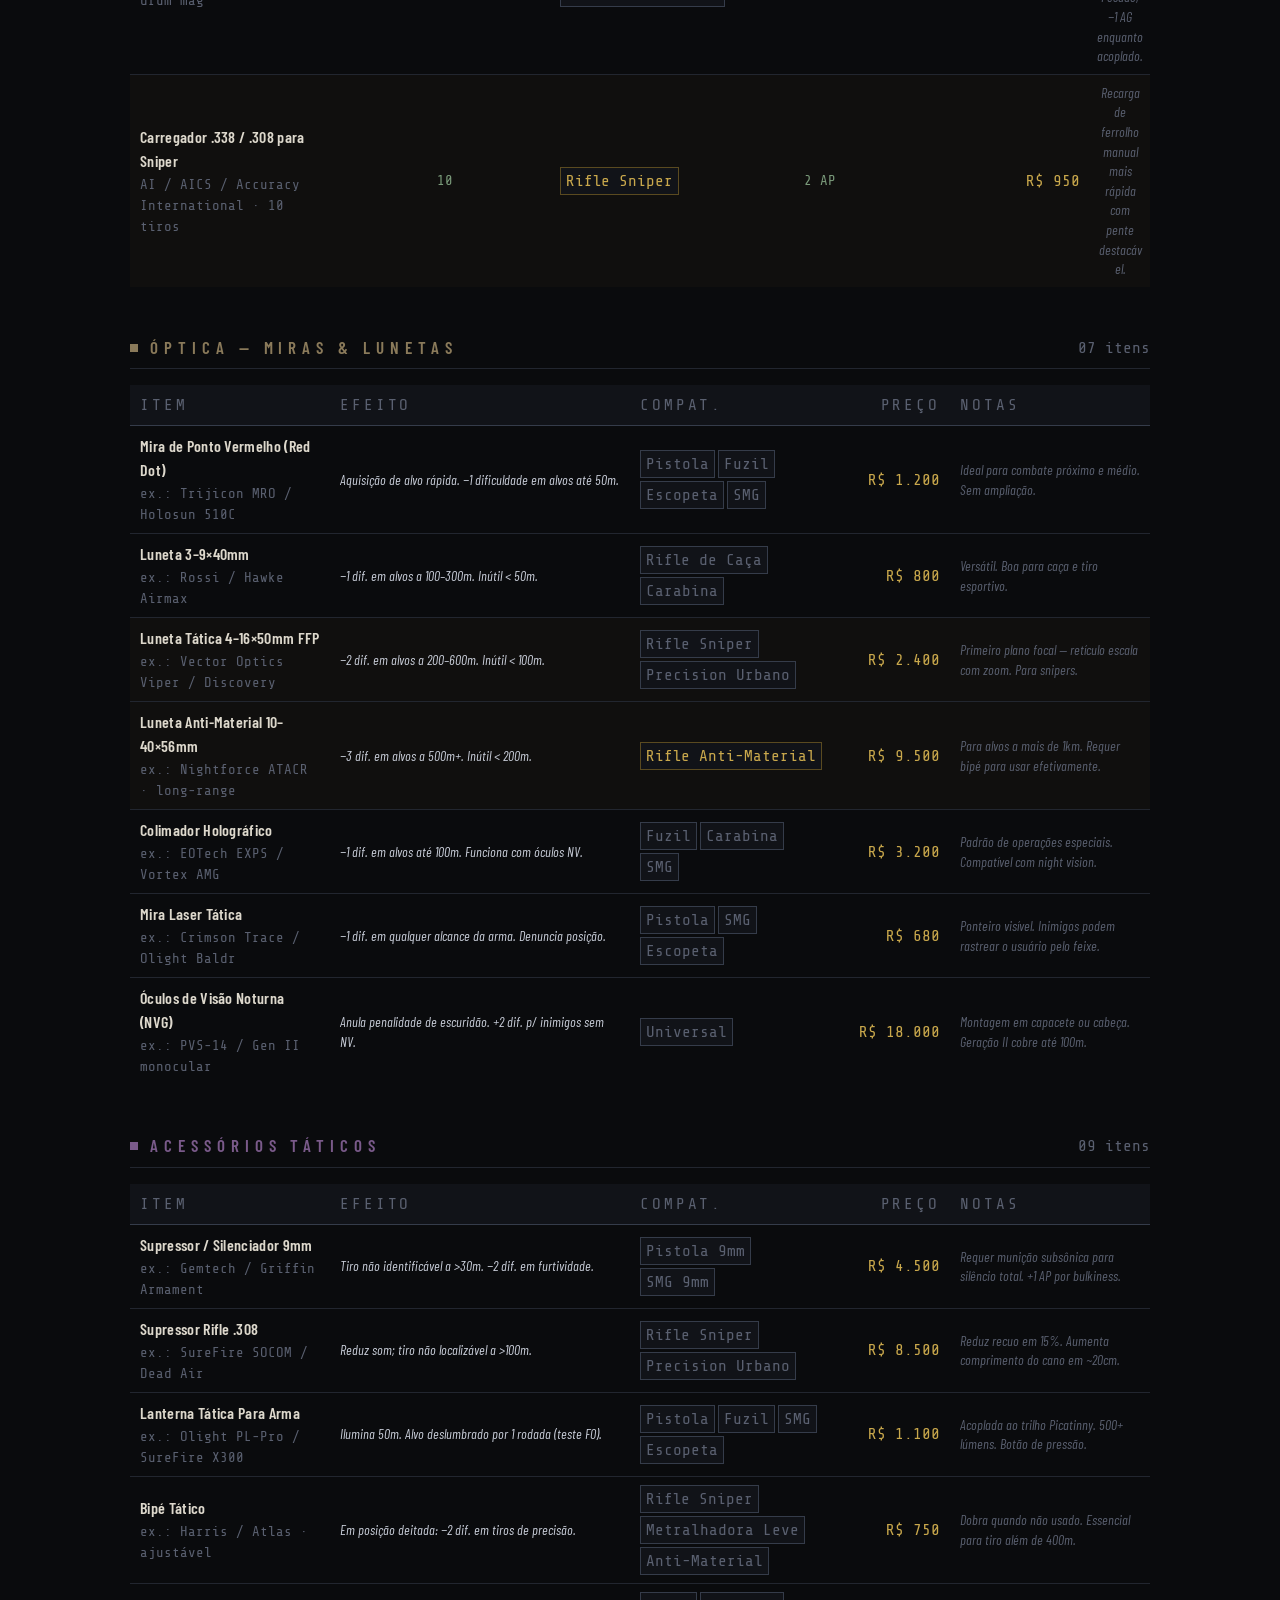
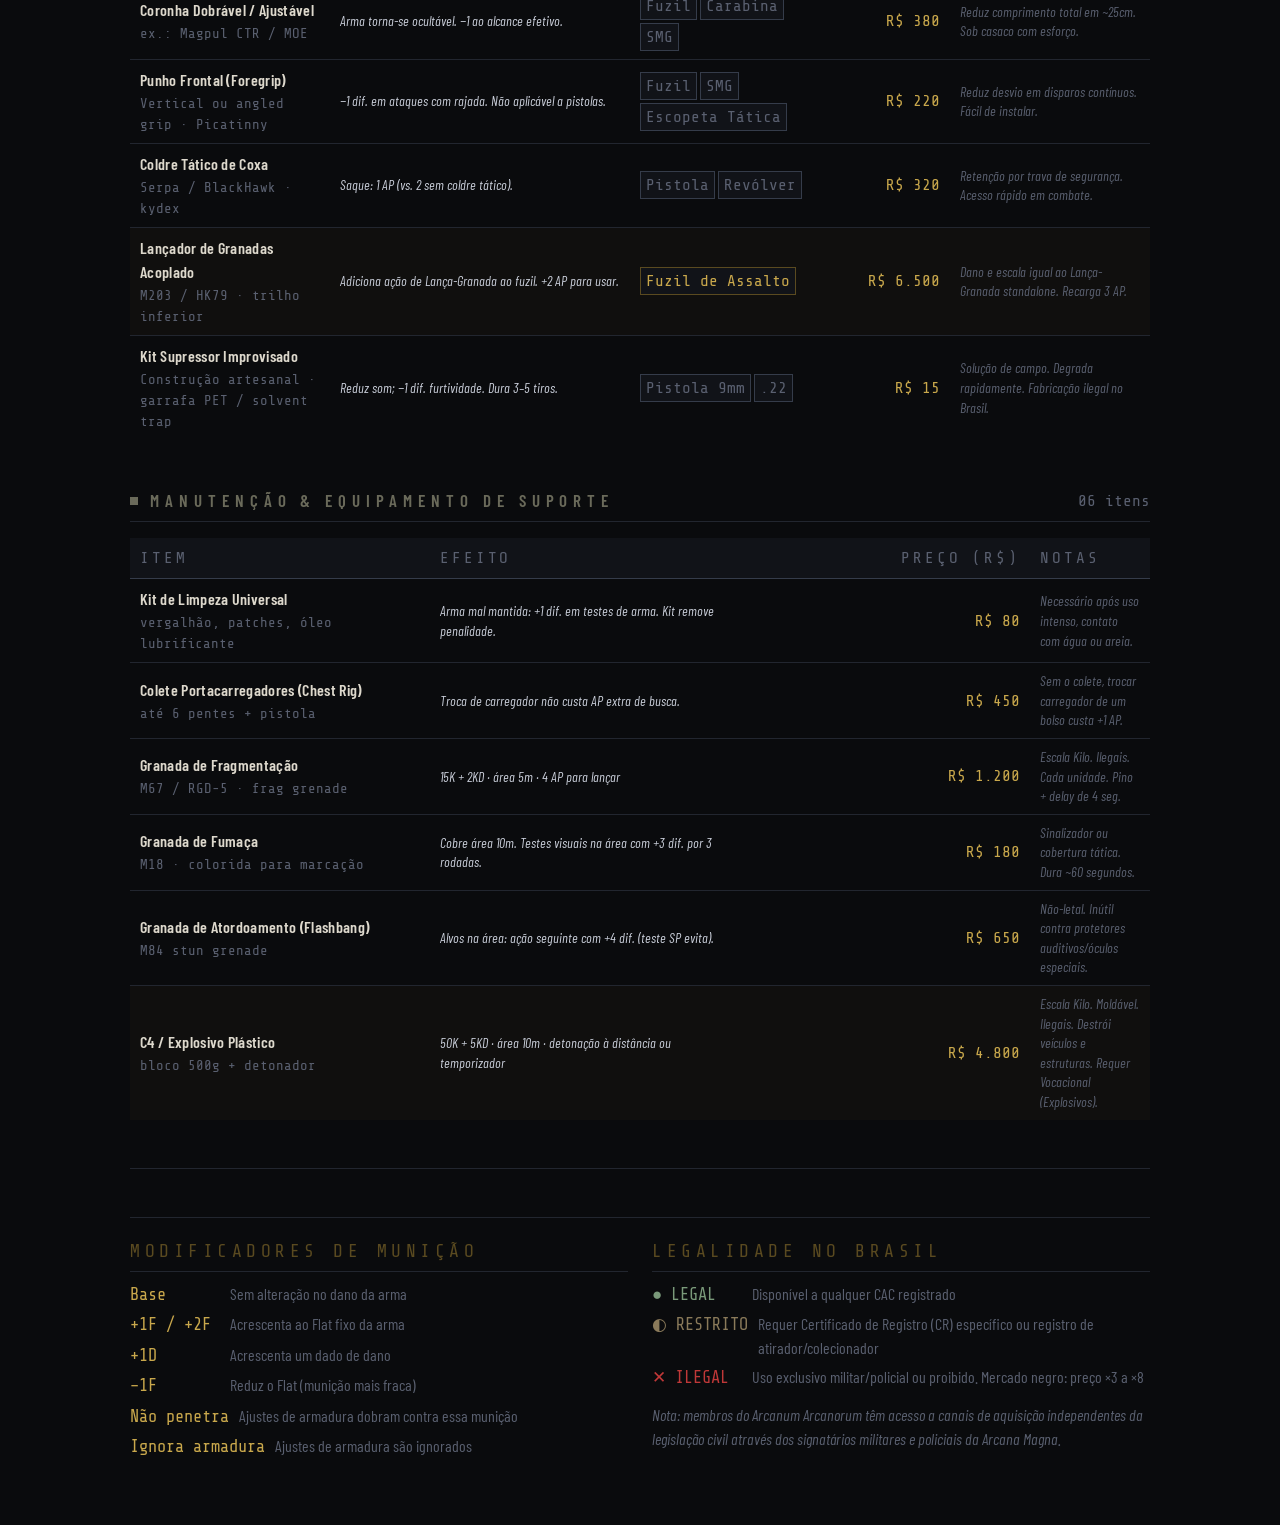
<file: equip-municao-acessorios.html>
<!DOCTYPE html>
<html lang="pt-BR">
<head>
<meta charset="UTF-8">
<meta name="viewport" content="width=device-width, initial-scale=1.0">
<title>Munição, Carregadores & Acessórios — D10/0</title>
<link rel="stylesheet" href="styles/equip.css">
</head>
<body class="equip-page">
<nav class="aa-nav">
  <div class="aa-nav-inner">
    <a class="aa-nav-logo" href="index.html">&#9670; AA</a>
    <div class="aa-nav-links">
      <a href="codex.html">Codex</a>
      <a href="ficha-conjurador.html">Ficha do Conjurador</a>
      <a href="equip-armas-armaduras.html">Arsenal</a>
      <a href="equip-municao-acessorios.html" class="active">Munição &amp; Acessórios</a>
      <a href="equip-campo-veiculos.html">Campo &amp; Veículos</a>
    </div>
  </div>
</nav>
<div class="page">

  <!-- HEADER -->
  <header>
    <div>
      <div class="doc-tag">D10/0 System · Arcanum Arcanorum · Suplemento de Campo — Vol. II</div>
      <h1>Munição, Carregadores <span>&amp;</span> Acessórios</h1>
      <div style="font-size:16px;color:var(--text-dim);margin-top:6px;font-style:italic;">
        Preços de referência em R$ · Base: mercado brasileiro, mai/2026 · Valores civis; mercado negro ×3 a ×8
      </div>
    </div>
    <div class="header-meta">
      REV 1.0 · ARCANUM ARCANORUM<br>
      CLASSIFICAÇÃO: VIGILIS+<br>
      ACESSO: GRAU I
    </div>
  </header>

  <!-- ══════════ MUNIÇÃO ══════════ -->
  <div class="cat-section cat-ammo">
    <div class="cat-header">
      <div class="cat-pip"></div>
      <div class="cat-title">Munição — caixas padrão</div>
      <div class="cat-count">14 itens</div>
    </div>
    <table class="eq-table">
      <thead>
        <tr>
          <th>Calibre</th>
          <th>Caixa (qtd)</th>
          <th class="effect">Efeito</th>
          <th>Compat.</th>
          <th class="r">Preço</th>
          <th class="r">Legal</th>
          <th>Notas</th>
        </tr>
      </thead>
      <tbody>

        <tr>
          <td><div class="item-name">.38 SPL — Padrão LPC</div><div class="item-sub">CBC Polymatch · Full Metal Jacket</div></td>
          <td class="mono c">50</td>
          <td class="dmg-neu dmg-mod">Base</td>
          <td><div class="compat"><span class="badge">Revólver .38</span></div></td>
          <td class="cost">R$ 340</td>
          <td><span class="flag-legal">●</span></td>
          <td class="notes">Munição mais comum do Brasil. Fácil de encontrar.</td>
        </tr>

        <tr>
          <td><div class="item-name">.38 SPL — Expansiva HP</div><div class="item-sub">Hollow Point · defesa pessoal</div></td>
          <td class="mono c">20</td>
          <td class="dmg-up dmg-mod">+1D, <br>não penetra armadura</td>
          <td><div class="compat"><span class="badge">Revólver .38</span></div></td>
          <td class="cost">R$ 280</td>
          <td><span class="flag-gray">◐</span></td>
          <td class="notes">Expande no alvo. Dano adicional em carne, não atravessa colete.</td>
        </tr>

        <tr>
          <td><div class="item-name">9mm Luger — Padrão ETOG</div><div class="item-sub">CBC 124gr · Full Metal Jacket</div></td>
          <td class="mono c">50</td>
          <td class="dmg-neu dmg-mod">Base</td>
          <td><div class="compat"><span class="badge">Pistola 9mm</span><span class="badge">P. Compacta</span><span class="badge">SMG</span></div></td>
          <td class="cost">R$ 490</td>
          <td><span class="flag-legal">●</span></td>
          <td class="notes">Padrão militar/policial brasileiro. Onipresente.</td>
        </tr>

        <tr>
          <td><div class="item-name">9mm — Expansiva +P</div><div class="item-sub">Hollow Point overpressure</div></td>
          <td class="mono c">20</td>
          <td class="dmg-up dmg-mod">+1F, <br>não penetra armadura</td>
          <td><div class="compat"><span class="badge">Pistola 9mm</span><span class="badge">P. Compacta</span></div></td>
          <td class="cost">R$ 350</td>
          <td><span class="flag-gray">◐</span></td>
          <td class="notes">Pressão extra. Não usar em armas antigas ou danificadas.</td>
        </tr>

        <tr>
          <td><div class="item-name">9mm — Subsônica</div><div class="item-sub">147gr · para uso com supressor</div></td>
          <td class="mono c">50</td>
          <td class="dmg-down dmg-mod">−1F, <br>silencia com supressor</td>
          <td><div class="compat"><span class="badge">Pistola 9mm</span><span class="badge">SMG</span></div></td>
          <td class="cost">R$ 620</td>
          <td><span class="flag-legal">●</span></td>
          <td class="notes">Sem estouro supersônico. Essencial com supressor.</td>
        </tr>

        <tr>
          <td><div class="item-name">.45 ACP — Padrão FMJ</div><div class="item-sub">230gr ball</div></td>
          <td class="mono c">50</td>
          <td class="dmg-neu dmg-mod">Base</td>
          <td><div class="compat"><span class="badge">Pistola .45</span></div></td>
          <td class="cost">R$ 680</td>
          <td><span class="flag-legal">●</span></td>
          <td class="notes">Alta massa, baixa velocidade. Bom stopping power.</td>
        </tr>

        <tr>
          <td><div class="item-name">.44 Magnum — Padrão JSP</div><div class="item-sub">240gr jacketed soft point</div></td>
          <td class="mono c">50</td>
          <td class="dmg-neu dmg-mod">Base</td>
          <td><div class="compat"><span class="badge">Pistola .44</span></div></td>
          <td class="cost">R$ 900</td>
          <td><span class="flag-gray">◐</span></td>
          <td class="notes">Calibre restrito no Brasil. Requer CR de atirador.</td>
        </tr>

        <tr>
          <td><div class="item-name">5.56mm NATO / .223 Rem</div><div class="item-sub">55gr FMJ · M193</div></td>
          <td class="mono c">20</td>
          <td class="dmg-neu dmg-mod">Base</td>
          <td><div class="compat"><span class="badge">Fuzil de Assalto</span><span class="badge">Carabina .223</span></div></td>
          <td class="cost">R$ 280</td>
          <td><span class="flag-gray">◐</span></td>
          <td class="notes">Munição padrão OTAN. Alta velocidade, fragmenta no alvo.</td>
        </tr>

        <tr>
          <td><div class="item-name">.308 Win / 7.62×51 NATO</div><div class="item-sub">147gr FMJ boat-tail</div></td>
          <td class="mono c">20</td>
          <td class="dmg-neu dmg-mod">Base</td>
          <td><div class="compat"><span class="badge">Rifle de Caça</span><span class="badge">Sniper 7.62</span></div></td>
          <td class="cost">R$ 420</td>
          <td><span class="flag-gray">◐</span></td>
          <td class="notes">Excelente precisão a longas distâncias. Penetra vidro blindado leve.</td>
        </tr>

        <tr>
          <td><div class="item-name">.308 Win — Expansiva Match</div><div class="item-sub">168gr HPBT Sierra MatchKing</div></td>
          <td class="mono c">20</td>
          <td class="dmg-up dmg-mod">+2F a longa distância</td>
          <td><div class="compat"><span class="badge">Rifle de Caça</span><span class="badge">Sniper 7.62</span></div></td>
          <td class="cost">R$ 750</td>
          <td><span class="flag-gray">◐</span></td>
          <td class="notes">Para tiro de precisão. +2F se distância > 200m.</td>
        </tr>

        <tr class="featured">
          <td><div class="item-name">.50 BMG</div><div class="item-sub">660gr FMJ · Armor Piercing</div></td>
          <td class="mono c">10</td>
          <td class="dmg-up dmg-mod">Ignora armaduras leves</td>
          <td><div class="compat"><span class="badge hi">Anti-Material</span></div></td>
          <td class="cost">R$ 1.400</td>
          <td><span class="flag-illegal">✕</span></td>
          <td class="notes">Apenas militar/policial. Perfura veículos e paredes de concreto.</td>
        </tr>

        <tr>
          <td><div class="item-name">12ga — Chumbo Grosso (00 Buck)</div><div class="item-sub">9 projéteis · defense load</div></td>
          <td class="mono c">25</td>
          <td class="dmg-neu dmg-mod">Base (Blast Fire)</td>
          <td><div class="compat"><span class="badge">Escopeta Cal.12</span><span class="badge">Semi-auto</span><span class="badge">Duplo</span><span class="badge">Tática</span></div></td>
          <td class="cost">R$ 180</td>
          <td><span class="flag-legal">●</span></td>
          <td class="notes">Padrão de defesa. Múltiplos projéteis simultâneos.</td>
        </tr>

        <tr>
          <td><div class="item-name">12ga — Slug</div><div class="item-sub">Projétil único sólido · 1oz</div></td>
          <td class="mono c">10</td>
          <td class="dmg-up dmg-mod">+5F, sem dispersão</td>
          <td><div class="compat"><span class="badge">Escopeta Cal.12</span><span class="badge">Semi-auto</span></div></td>
          <td class="cost">R$ 120</td>
          <td><span class="flag-legal">●</span></td>
          <td class="notes">Projétil único de alta energia. Sem efeito Blast Fire — trata como rifle (alcance 60m).</td>
        </tr>

        <tr>
          <td><div class="item-name">Flechas — Campo / Ponta Fixa</div><div class="item-sub">Carbono · 400gr · broadhead</div></td>
          <td class="mono c">12</td>
          <td class="dmg-neu dmg-mod">Base</td>
          <td><div class="compat"><span class="badge">Arco Composto</span></div></td>
          <td class="cost">R$ 160</td>
          <td><span class="flag-legal">●</span></td>
          <td class="notes">Silenciosas. Reutilizáveis se recuperadas intactas.</td>
        </tr>

      </tbody>
    </table>
  </div>

  <!-- ══════════ CARREGADORES ══════════ -->
  <div class="cat-section cat-mag">
    <div class="cat-header">
      <div class="cat-pip"></div>
      <div class="cat-title">Carregadores &amp; Pentes Extras</div>
      <div class="cat-count">08 itens</div>
    </div>
    <table class="eq-table">
      <thead>
        <tr>
          <th>Item</th>
          <th class="c">Capacidade</th>
          <th>Compat.</th>
          <th class="c">Recarga</th>
          <th class="r">Preço</th>
          <th>Notas</th>
        </tr>
      </thead>
      <tbody>

        <tr>
          <td><div class="item-name">Speedloader Revólver .38</div><div class="item-sub">HKS / Safariland</div></td>
          <td class="mono c">6</td>
          <td><div class="compat"><span class="badge">Revólver .38</span></div></td>
          <td class="mono c">2 AP</td>
          <td class="cost">R$ 120</td>
          <td class="notes">Reduz recarga do revólver de 4 AP para 2 AP.</td>
        </tr>

        <tr>
          <td><div class="item-name">Carregador Original Glock 9mm</div><div class="item-sub">17 / 19 tiros · Glock OEM</div></td>
          <td class="mono c">17</td>
          <td><div class="compat"><span class="badge">Pistola 9mm</span><span class="badge">SMG</span></div></td>
          <td class="mono c">1 AP</td>
          <td class="cost">R$ 550</td>
          <td class="notes">Carregador tático, drop-free. Padrão para troca rápida.</td>
        </tr>

        <tr>
          <td><div class="item-name">Carregador Estendido 9mm</div><div class="item-sub">ProMag / ETS · 32 tiros</div></td>
          <td class="mono c">32</td>
          <td><div class="compat"><span class="badge">Pistola 9mm</span><span class="badge">SMG</span></div></td>
          <td class="mono c">1 AP</td>
          <td class="cost">R$ 420</td>
          <td class="notes">Pente maior. +15 rounds sem recarregar. Ligeiramente mais pesado.</td>
        </tr>

        <tr>
          <td><div class="item-name">Carregador .45 ACP</div><div class="item-sub">Original Colt M1911 · 7 tiros</div></td>
          <td class="mono c">7</td>
          <td><div class="compat"><span class="badge">Pistola .45</span></div></td>
          <td class="mono c">1 AP</td>
          <td class="cost">R$ 480</td>
          <td class="notes">Capacidade menor, mas confiável.</td>
        </tr>

        <tr>
          <td><div class="item-name">Carregador PMAG AR15 / M4</div><div class="item-sub">Magpul Gen M3 · 30 tiros · 5.56</div></td>
          <td class="mono c">30</td>
          <td><div class="compat"><span class="badge">Fuzil Assalto</span><span class="badge">Carabina .223</span></div></td>
          <td class="mono c">1 AP</td>
          <td class="cost">R$ 280</td>
          <td class="notes">Polímero reforçado, resistente a impactos. Padrão operacional.</td>
        </tr>

        <tr>
          <td><div class="item-name">Carregador PMAG AK · 7.62×39</div><div class="item-sub">Magpul · 30 tiros</div></td>
          <td class="mono c">30</td>
          <td><div class="compat"><span class="badge">Fuzil AK/AKM</span></div></td>
          <td class="mono c">1 AP</td>
          <td class="cost">R$ 260</td>
          <td class="notes">Compatível com AK-47 e variantes. Alimentação confiável.</td>
        </tr>

        <tr>
          <td><div class="item-name">Tambor 100 rounds · 5.56</div><div class="item-sub">Beta-C / Surefire · drum mag</div></td>
          <td class="mono c">100</td>
          <td><div class="compat"><span class="badge">Fuzil Assalto</span><span class="badge">Metralhadora Leve</span></div></td>
          <td class="mono c">3 AP</td>
          <td class="cost">R$ 1.800</td>
          <td class="notes">Supressão prolongada sem recarga. Pesado; −1 AG enquanto acoplado.</td>
        </tr>

        <tr class="featured">
          <td><div class="item-name">Carregador .338 / .308 para Sniper</div><div class="item-sub">AI / AICS / Accuracy International · 10 tiros</div></td>
          <td class="mono c">10</td>
          <td><div class="compat"><span class="badge hi">Rifle Sniper</span></div></td>
          <td class="mono c">2 AP</td>
          <td class="cost">R$ 950</td>
          <td class="notes">Recarga de ferrolho manual mais rápida com pente destacável.</td>
        </tr>

      </tbody>
    </table>
  </div>

  <!-- ══════════ ÓPTICA ══════════ -->
  <div class="cat-section cat-optics">
    <div class="cat-header">
      <div class="cat-pip"></div>
      <div class="cat-title">Óptica — Miras &amp; Lunetas</div>
      <div class="cat-count">07 itens</div>
    </div>
    <table class="eq-table">
      <thead>
        <tr>
          <th>Item</th>
          <th class="effect">Efeito</th>
          <th>Compat.</th>
          <th class="r">Preço</th>
          <th>Notas</th>
        </tr>
      </thead>
      <tbody>

        <tr>
          <td><div class="item-name">Mira de Ponto Vermelho (Red Dot)</div><div class="item-sub">ex.: Trijicon MRO / Holosun 510C</div></td>
          <td class="effect">Aquisição de alvo rápida. −1 dificuldade em alvos até 50m.</td>
          <td><div class="compat"><span class="badge">Pistola</span><span class="badge">Fuzil</span><span class="badge">Escopeta</span><span class="badge">SMG</span></div></td>
          <td class="cost">R$ 1.200</td>
          <td class="notes">Ideal para combate próximo e médio. Sem ampliação.</td>
        </tr>

        <tr>
          <td><div class="item-name">Luneta 3–9×40mm</div><div class="item-sub">ex.: Rossi / Hawke Airmax</div></td>
          <td class="effect">−1 dif. em alvos a 100–300m. Inútil &lt; 50m.</td>
          <td><div class="compat"><span class="badge">Rifle de Caça</span><span class="badge">Carabina</span></div></td>
          <td class="cost">R$ 800</td>
          <td class="notes">Versátil. Boa para caça e tiro esportivo.</td>
        </tr>

        <tr class="featured">
          <td><div class="item-name">Luneta Tática 4–16×50mm FFP</div><div class="item-sub">ex.: Vector Optics Viper / Discovery</div></td>
          <td class="effect">−2 dif. em alvos a 200–600m. Inútil &lt; 100m.</td>
          <td><div class="compat"><span class="badge">Rifle Sniper</span><span class="badge">Precision Urbano</span></div></td>
          <td class="cost">R$ 2.400</td>
          <td class="notes">Primeiro plano focal — retículo escala com zoom. Para snipers.</td>
        </tr>

        <tr class="featured">
          <td><div class="item-name">Luneta Anti-Material 10–40×56mm</div><div class="item-sub">ex.: Nightforce ATACR · long-range</div></td>
          <td class="effect">−3 dif. em alvos a 500m+. Inútil &lt; 200m.</td>
          <td><div class="compat"><span class="badge hi">Rifle Anti-Material</span></div></td>
          <td class="cost">R$ 9.500</td>
          <td class="notes">Para alvos a mais de 1km. Requer bipé para usar efetivamente.</td>
        </tr>

        <tr>
          <td><div class="item-name">Colimador Holográfico</div><div class="item-sub">ex.: EOTech EXPS / Vortex AMG</div></td>
          <td class="effect">−1 dif. em alvos até 100m. Funciona com óculos NV.</td>
          <td><div class="compat"><span class="badge">Fuzil</span><span class="badge">Carabina</span><span class="badge">SMG</span></div></td>
          <td class="cost">R$ 3.200</td>
          <td class="notes">Padrão de operações especiais. Compatível com night vision.</td>
        </tr>

        <tr>
          <td><div class="item-name">Mira Laser Tática</div><div class="item-sub">ex.: Crimson Trace / Olight Baldr</div></td>
          <td class="effect">−1 dif. em qualquer alcance da arma. Denuncia posição.</td>
          <td><div class="compat"><span class="badge">Pistola</span><span class="badge">SMG</span><span class="badge">Escopeta</span></div></td>
          <td class="cost">R$ 680</td>
          <td class="notes">Ponteiro visível. Inimigos podem rastrear o usuário pelo feixe.</td>
        </tr>

        <tr>
          <td><div class="item-name">Óculos de Visão Noturna (NVG)</div><div class="item-sub">ex.: PVS-14 / Gen II monocular</div></td>
          <td class="effect">Anula penalidade de escuridão. +2 dif. p/ inimigos sem NV.</td>
          <td><div class="compat"><span class="badge">Universal</span></div></td>
          <td class="cost">R$ 18.000</td>
          <td class="notes">Montagem em capacete ou cabeça. Geração II cobre até 100m.</td>
        </tr>

      </tbody>
    </table>
  </div>

  <!-- ══════════ ACESSÓRIOS TÁTICOS ══════════ -->
  <div class="cat-section cat-tactical">
    <div class="cat-header">
      <div class="cat-pip"></div>
      <div class="cat-title">Acessórios Táticos</div>
      <div class="cat-count">09 itens</div>
    </div>
    <table class="eq-table">
      <thead>
        <tr>
          <th>Item</th>
          <th class="effect">Efeito</th>
          <th>Compat.</th>
          <th class="r">Preço</th>
          <th>Notas</th>
        </tr>
      </thead>
      <tbody>

        <tr>
          <td><div class="item-name">Supressor / Silenciador 9mm</div><div class="item-sub">ex.: Gemtech / Griffin Armament</div></td>
          <td class="effect">Tiro não identificável a &gt;30m. −2 dif. em furtividade.</td>
          <td><div class="compat"><span class="badge">Pistola 9mm</span><span class="badge">SMG 9mm</span></div></td>
          <td class="cost">R$ 4.500</td>
          <td class="notes">Requer munição subsônica para silêncio total. +1 AP por bulkiness.</td>
        </tr>

        <tr>
          <td><div class="item-name">Supressor Rifle .308</div><div class="item-sub">ex.: SureFire SOCOM / Dead Air</div></td>
          <td class="effect">Reduz som; tiro não localizável a &gt;100m.</td>
          <td><div class="compat"><span class="badge">Rifle Sniper</span><span class="badge">Precision Urbano</span></div></td>
          <td class="cost">R$ 8.500</td>
          <td class="notes">Reduz recuo em 15%. Aumenta comprimento do cano em ~20cm.</td>
        </tr>

        <tr>
          <td><div class="item-name">Lanterna Tática Para Arma</div><div class="item-sub">ex.: Olight PL-Pro / SureFire X300</div></td>
          <td class="effect">Ilumina 50m. Alvo deslumbrado por 1 rodada (teste FO).</td>
          <td><div class="compat"><span class="badge">Pistola</span><span class="badge">Fuzil</span><span class="badge">SMG</span><span class="badge">Escopeta</span></div></td>
          <td class="cost">R$ 1.100</td>
          <td class="notes">Acoplada ao trilho Picatinny. 500+ lúmens. Botão de pressão.</td>
        </tr>

        <tr>
          <td><div class="item-name">Bipé Tático</div><div class="item-sub">ex.: Harris / Atlas · ajustável</div></td>
          <td class="effect">Em posição deitada: −2 dif. em tiros de precisão.</td>
          <td><div class="compat"><span class="badge">Rifle Sniper</span><span class="badge">Metralhadora Leve</span><span class="badge">Anti-Material</span></div></td>
          <td class="cost">R$ 750</td>
          <td class="notes">Dobra quando não usado. Essencial para tiro além de 400m.</td>
        </tr>

        <tr>
          <td><div class="item-name">Coronha Dobrável / Ajustável</div><div class="item-sub">ex.: Magpul CTR / MOE</div></td>
          <td class="effect">Arma torna-se ocultável. −1 ao alcance efetivo.</td>
          <td><div class="compat"><span class="badge">Fuzil</span><span class="badge">Carabina</span><span class="badge">SMG</span></div></td>
          <td class="cost">R$ 380</td>
          <td class="notes">Reduz comprimento total em ~25cm. Sob casaco com esforço.</td>
        </tr>

        <tr>
          <td><div class="item-name">Punho Frontal (Foregrip)</div><div class="item-sub">Vertical ou angled grip · Picatinny</div></td>
          <td class="effect">−1 dif. em ataques com rajada. Não aplicável a pistolas.</td>
          <td><div class="compat"><span class="badge">Fuzil</span><span class="badge">SMG</span><span class="badge">Escopeta Tática</span></div></td>
          <td class="cost">R$ 220</td>
          <td class="notes">Reduz desvio em disparos contínuos. Fácil de instalar.</td>
        </tr>

        <tr>
          <td><div class="item-name">Coldre Tático de Coxa</div><div class="item-sub">Serpa / BlackHawk · kydex</div></td>
          <td class="effect">Saque: 1 AP (vs. 2 sem coldre tático).</td>
          <td><div class="compat"><span class="badge">Pistola</span><span class="badge">Revólver</span></div></td>
          <td class="cost">R$ 320</td>
          <td class="notes">Retenção por trava de segurança. Acesso rápido em combate.</td>
        </tr>

        <tr class="featured">
          <td><div class="item-name">Lançador de Granadas Acoplado</div><div class="item-sub">M203 / HK79 · trilho inferior</div></td>
          <td class="effect">Adiciona ação de Lança-Granada ao fuzil. +2 AP para usar.</td>
          <td><div class="compat"><span class="badge hi">Fuzil de Assalto</span></div></td>
          <td class="cost">R$ 6.500</td>
          <td class="notes">Dano e escala igual ao Lança-Granada standalone. Recarga 3 AP.</td>
        </tr>

        <tr>
          <td><div class="item-name">Kit Supressor Improvisado</div><div class="item-sub">Construção artesanal · garrafa PET / solvent trap</div></td>
          <td class="effect">Reduz som; −1 dif. furtividade. Dura 3–5 tiros.</td>
          <td><div class="compat"><span class="badge">Pistola 9mm</span><span class="badge">.22</span></div></td>
          <td class="cost">R$ 15</td>
          <td class="notes">Solução de campo. Degrada rapidamente. Fabricação ilegal no Brasil.</td>
        </tr>

      </tbody>
    </table>
  </div>

  <!-- ══════════ MANUTENÇÃO & MISC ══════════ -->
  <div class="cat-section cat-misc">
    <div class="cat-header">
      <div class="cat-pip"></div>
      <div class="cat-title">Manutenção &amp; Equipamento de Suporte</div>
      <div class="cat-count">06 itens</div>
    </div>
    <table class="eq-table">
      <thead>
        <tr>
          <th>Item</th>
          <th class="effect">Efeito</th>
          <th class="r">Preço (R$)</th>
          <th>Notas</th>
        </tr>
      </thead>
      <tbody>

        <tr>
          <td><div class="item-name">Kit de Limpeza Universal</div><div class="item-sub">vergalhão, patches, óleo lubrificante</div></td>
          <td class="effect">Arma mal mantida: +1 dif. em testes de arma. Kit remove penalidade.</td>
          <td class="cost">R$ 80</td>
          <td class="notes">Necessário após uso intenso, contato com água ou areia.</td>
        </tr>

        <tr>
          <td><div class="item-name">Colete Portacarregadores (Chest Rig)</div><div class="item-sub">até 6 pentes + pistola</div></td>
          <td class="effect">Troca de carregador não custa AP extra de busca.</td>
          <td class="cost">R$ 450</td>
          <td class="notes">Sem o colete, trocar carregador de um bolso custa +1 AP.</td>
        </tr>

        <tr>
          <td><div class="item-name">Granada de Fragmentação</div><div class="item-sub">M67 / RGD-5 · frag grenade</div></td>
          <td class="effect">15K + 2KD · área 5m · 4 AP para lançar</td>
          <td class="cost">R$ 1.200</td>
          <td class="notes">Escala Kilo. Ilegais. Cada unidade. Pino + delay de 4 seg.</td>
        </tr>

        <tr>
          <td><div class="item-name">Granada de Fumaça</div><div class="item-sub">M18 · colorida para marcação</div></td>
          <td class="effect">Cobre área 10m. Testes visuais na área com +3 dif. por 3 rodadas.</td>
          <td class="cost">R$ 180</td>
          <td class="notes">Sinalizador ou cobertura tática. Dura ~60 segundos.</td>
        </tr>

        <tr>
          <td><div class="item-name">Granada de Atordoamento (Flashbang)</div><div class="item-sub">M84 stun grenade</div></td>
          <td class="effect">Alvos na área: ação seguinte com +4 dif. (teste SP evita).</td>
          <td class="cost">R$ 650</td>
          <td class="notes">Não-letal. Inútil contra protetores auditivos/óculos especiais.</td>
        </tr>

        <tr class="featured">
          <td><div class="item-name">C4 / Explosivo Plástico</div><div class="item-sub">bloco 500g + detonador</div></td>
          <td class="effect">50K + 5KD · área 10m · detonação à distância ou temporizador</td>
          <td class="cost">R$ 4.800</td>
          <td class="notes">Escala Kilo. Moldável. Ilegais. Destrói veículos e estruturas. Requer Vocacional (Explosivos).</td>
        </tr>

      </tbody>
    </table>
  </div>

  <div class="rule"></div>

  <!-- FOOTNOTES -->
  <div class="footnotes">
    <div>
      <div class="fn-title">Modificadores de Munição</div>
      <div class="fn-row"><span class="fn-key">Base</span><span class="fn-val">Sem alteração no dano da arma</span></div>
      <div class="fn-row"><span class="fn-key">+1F / +2F</span><span class="fn-val">Acrescenta ao Flat fixo da arma</span></div>
      <div class="fn-row"><span class="fn-key">+1D</span><span class="fn-val">Acrescenta um dado de dano</span></div>
      <div class="fn-row"><span class="fn-key">−1F</span><span class="fn-val">Reduz o Flat (munição mais fraca)</span></div>
      <div class="fn-row"><span class="fn-key">Não penetra</span><span class="fn-val">Ajustes de armadura dobram contra essa munição</span></div>
      <div class="fn-row"><span class="fn-key">Ignora armadura</span><span class="fn-val">Ajustes de armadura são ignorados</span></div>
    </div>
    <div>
      <div class="fn-title">Legalidade no Brasil</div>
      <div class="fn-row"><span class="fn-key fn-key" style="color:var(--text-mono);">● LEGAL</span><span class="fn-val">Disponível a qualquer CAC registrado</span></div>
      <div class="fn-row"><span class="fn-key" style="color:#8a7a5a;">◐ RESTRITO</span><span class="fn-val">Requer Certificado de Registro (CR) específico ou registro de atirador/colecionador</span></div>
      <div class="fn-row"><span class="fn-key" style="color:var(--red);">✕ ILEGAL</span><span class="fn-val">Uso exclusivo militar/policial ou proibido. Mercado negro: preço ×3 a ×8</span></div>
      <div style="margin-top:12px;" class="fn-row"><span class="fn-val" style="font-style:italic;color:var(--text-dim);">Nota: membros do Arcanum Arcanorum têm acesso a canais de aquisição independentes da legislação civil através dos signatários militares e policiais da Arcana Magna.</span></div>
    </div>
  </div>

</div>
</body>
</html>
</file>
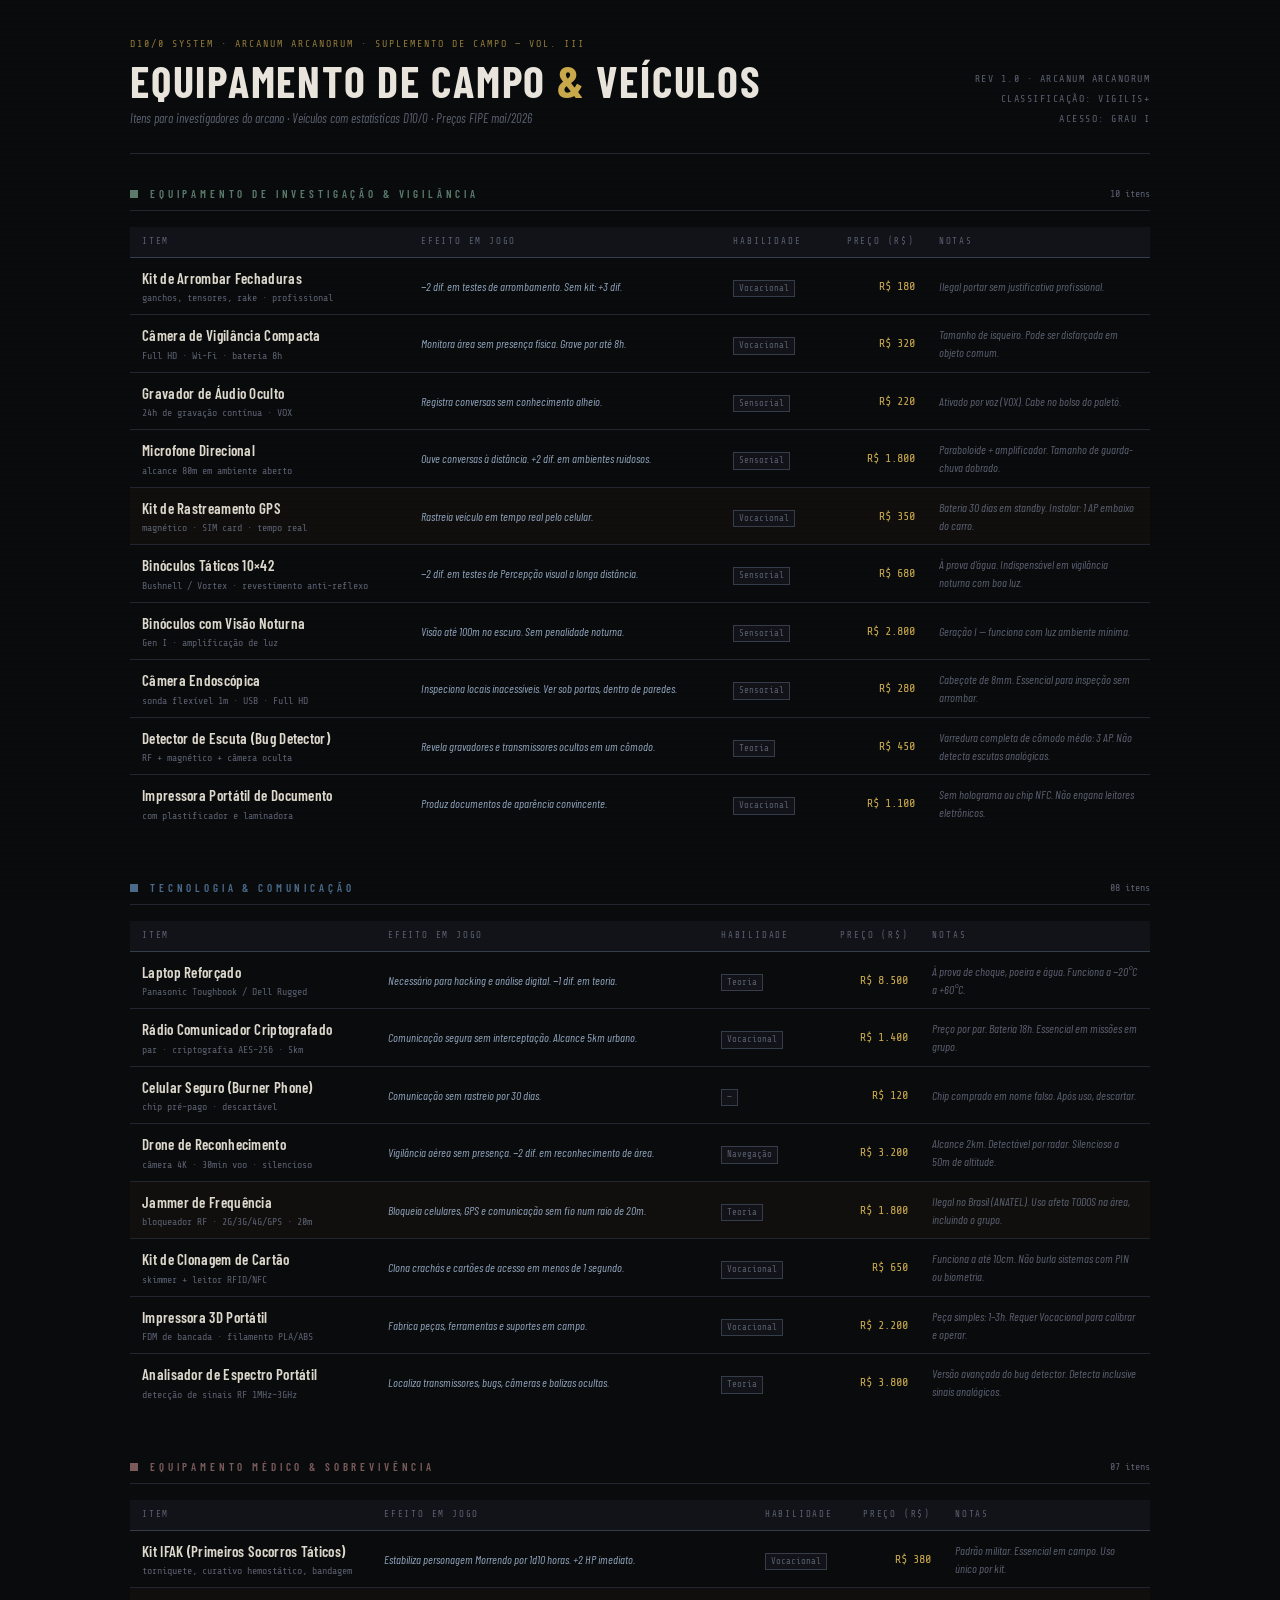
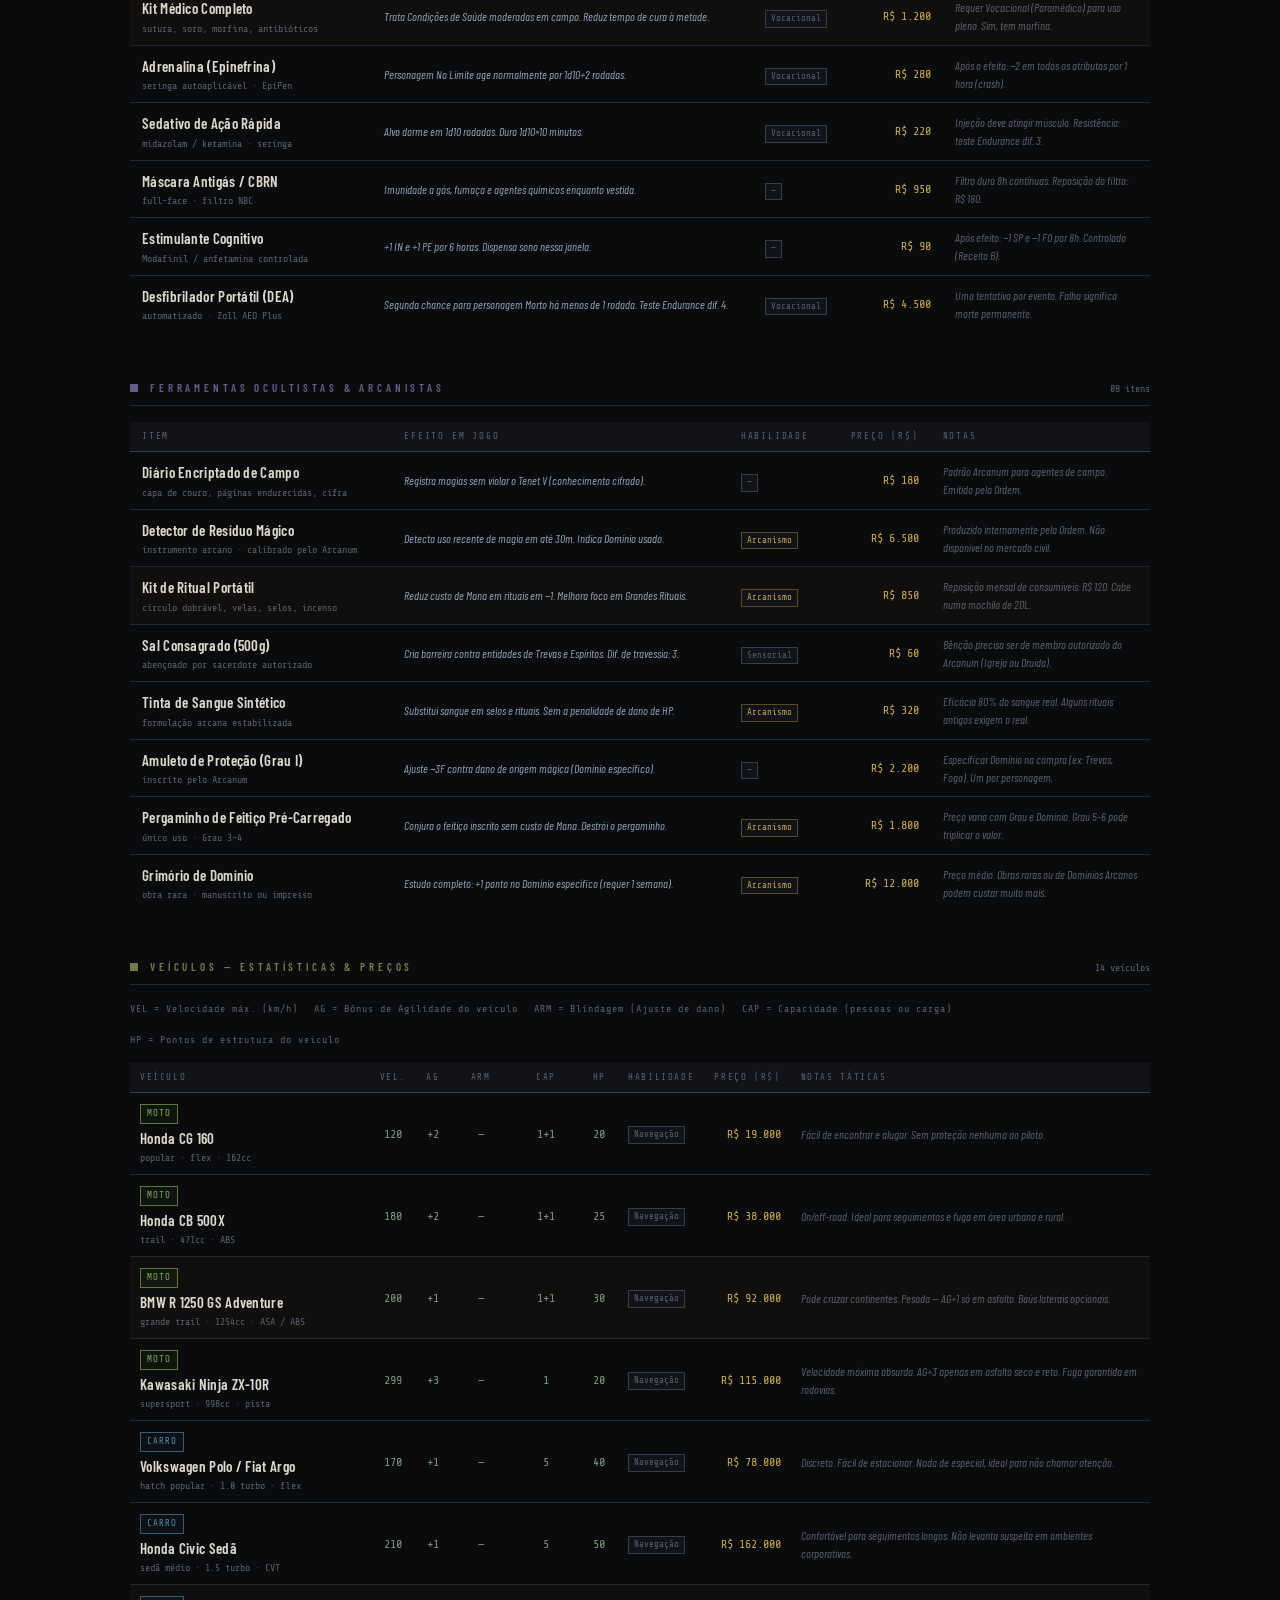
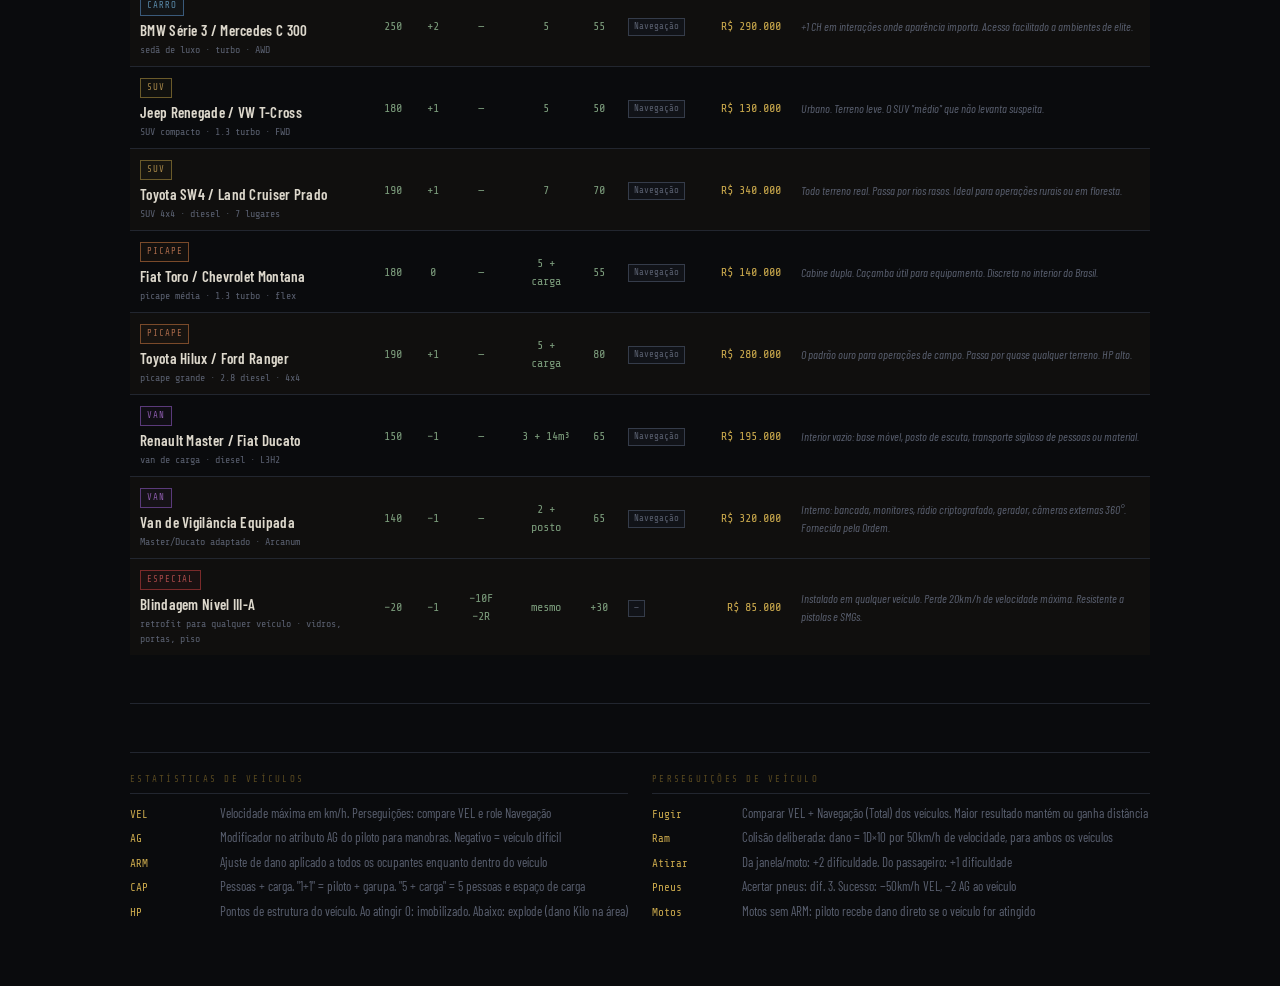
<file: equipamentos-campo-veiculos.html>
<!DOCTYPE html>
<html lang="pt-BR">
<head>
<meta charset="UTF-8">
<meta name="viewport" content="width=device-width, initial-scale=1.0">
<title>Equipamento de Campo & Veículos — D10/0</title>
<style>
@import url('https://fonts.googleapis.com/css2?family=Barlow+Condensed:ital,wght@0,300;0,400;0,500;0,600;0,700;1,400&family=Share+Tech+Mono&display=swap');

:root {
  --bg:           #0a0b0d;
  --surface:      #111318;
  --panel:        #161920;
  --border:       #22262f;
  --border-hi:    #353c4a;
  --text:         #c8cdd8;
  --text-dim:     #5a6070;
  --text-mono:    #7a9a7a;
  --accent:       #c9a84c;
  --accent-dim:   #5a4a20;
  --red:          #c03838;
  --silver:       #8fa3bb;

  --cat-inv:      #5a7a6a;   /* investigação */
  --cat-tech:     #4a6a8a;   /* tecnologia */
  --cat-medical:  #7a5a5a;   /* médico */
  --cat-occult:   #6a5a8a;   /* ocultismo */
  --cat-vehicle:  #7a7a4a;   /* veículos */
}

*, *::before, *::after { box-sizing: border-box; margin: 0; padding: 0; }
html { scroll-behavior: smooth; }

body {
  background: var(--bg);
  color: var(--text);
  font-family: 'Barlow Condensed', sans-serif;
  font-size: 15px;
  line-height: 1.5;
  min-height: 100vh;
}

body::after {
  content: '';
  position: fixed; inset: 0; pointer-events: none; z-index: 0;
  background: repeating-linear-gradient(
    0deg, transparent, transparent 2px,
    rgba(0,0,0,0.06) 2px, rgba(0,0,0,0.06) 4px
  );
}

.page { position: relative; z-index: 1; max-width: 1060px; margin: 0 auto; padding: 0 20px 60px; }

/* ── HEADER ── */
header {
  border-bottom: 1px solid var(--border);
  padding: 36px 0 24px;
  margin-bottom: 32px;
  display: grid;
  grid-template-columns: 1fr auto;
  align-items: end;
  gap: 24px;
}

.doc-tag {
  font-family: 'Share Tech Mono', monospace;
  font-size: 10px; color: var(--accent); letter-spacing: 0.2em;
  text-transform: uppercase; margin-bottom: 8px; opacity: 0.7;
}

h1 {
  font-size: clamp(26px, 4vw, 44px);
  font-weight: 700; letter-spacing: 0.04em;
  text-transform: uppercase; color: #e8e4dc; line-height: 1;
}
h1 span { color: var(--accent); }

.header-meta {
  font-family: 'Share Tech Mono', monospace;
  font-size: 10px; color: var(--text-dim);
  letter-spacing: 0.15em; line-height: 2; text-align: right;
}

/* ── CATEGORY ── */
.cat-section { margin-bottom: 48px; }

.cat-header {
  display: flex; align-items: center; gap: 12px;
  margin-bottom: 16px; padding-bottom: 8px;
  border-bottom: 1px solid var(--border);
}

.cat-pip { width: 8px; height: 8px; flex-shrink: 0; }
.cat-title { font-size: 11px; font-weight: 600; letter-spacing: 0.35em; text-transform: uppercase; flex: 1; }
.cat-count { font-family: 'Share Tech Mono', monospace; font-size: 10px; color: var(--text-dim); }

.cat-inv     .cat-pip  { background: var(--cat-inv); }
.cat-inv     .cat-title { color: var(--cat-inv); }
.cat-tech    .cat-pip  { background: var(--cat-tech); }
.cat-tech    .cat-title { color: var(--cat-tech); }
.cat-medical .cat-pip  { background: var(--cat-medical); }
.cat-medical .cat-title { color: var(--cat-medical); }
.cat-occult  .cat-pip  { background: var(--cat-occult); }
.cat-occult  .cat-title { color: var(--cat-occult); }
.cat-vehicle .cat-pip  { background: var(--cat-vehicle); }
.cat-vehicle .cat-title { color: var(--cat-vehicle); }

/* ── TABLE ── */
.eq-table { width: 100%; border-collapse: collapse; font-size: 14px; }
.eq-table thead tr { background: var(--surface); }
.eq-table th {
  font-family: 'Share Tech Mono', monospace; font-size: 9px;
  letter-spacing: 0.2em; text-transform: uppercase; color: var(--text-dim);
  text-align: left; padding: 8px 12px;
  border-bottom: 1px solid var(--border-hi); white-space: nowrap; font-weight: 400;
}
.eq-table th.r { text-align: right; }
.eq-table th.c { text-align: center; }
.eq-table td { padding: 9px 12px; border-bottom: 1px solid var(--border); vertical-align: middle; }
.eq-table tr:last-child td { border-bottom: none; }
.eq-table tr:hover td { background: rgba(255,255,255,0.02); }
tr.featured td { background: rgba(201,168,76,0.03); }

.item-name { font-size: 15px; font-weight: 600; color: #ddd8cc; letter-spacing: 0.02em; }
.item-sub { font-family: 'Share Tech Mono', monospace; font-size: 10px; color: var(--text-dim); margin-top: 1px; }

td.mono { font-family: 'Share Tech Mono', monospace; font-size: 13px; color: var(--text-mono); }
td.r { text-align: right; }
td.c { text-align: center; font-family: 'Share Tech Mono', monospace; font-size: 13px; color: var(--text-mono); }
td.cost { font-family: 'Share Tech Mono', monospace; font-size: 12px; color: var(--accent); text-align: right; white-space: nowrap; }
td.effect { font-size: 12px; color: var(--silver); font-style: italic; }
td.notes { font-size: 12px; color: var(--text-dim); font-style: italic; max-width: 200px; }

.skill-tag {
  display: inline-block; font-family: 'Share Tech Mono', monospace;
  font-size: 9px; padding: 1px 5px;
  border: 1px solid var(--border-hi); color: var(--text-dim);
  background: var(--surface); white-space: nowrap;
}
.skill-tag.hi { border-color: var(--accent-dim); color: var(--accent); }

/* ── VEHICLE TABLE ── */
.veh-table { width: 100%; border-collapse: collapse; font-size: 13px; }
.veh-table thead tr { background: var(--surface); }
.veh-table th {
  font-family: 'Share Tech Mono', monospace; font-size: 9px;
  letter-spacing: 0.18em; text-transform: uppercase; color: var(--text-dim);
  text-align: left; padding: 8px 10px;
  border-bottom: 1px solid var(--border-hi); white-space: nowrap; font-weight: 400;
}
.veh-table th.c { text-align: center; }
.veh-table th.r { text-align: right; }
.veh-table td { padding: 9px 10px; border-bottom: 1px solid var(--border); vertical-align: middle; }
.veh-table tr:last-child td { border-bottom: none; }
.veh-table tr:hover td { background: rgba(255,255,255,0.02); }
.veh-table tr.featured td { background: rgba(201,168,76,0.03); }

td.vstat { font-family: 'Share Tech Mono', monospace; font-size: 12px; text-align: center; color: var(--text-mono); }
td.vcost { font-family: 'Share Tech Mono', monospace; font-size: 12px; color: var(--accent); text-align: right; white-space: nowrap; }
td.vnotes { font-size: 12px; color: var(--text-dim); font-style: italic; }

.veh-type {
  display: inline-block; font-family: 'Share Tech Mono', monospace;
  font-size: 9px; padding: 2px 6px; margin-bottom: 3px;
  text-transform: uppercase; letter-spacing: 0.1em;
}
.type-moto  { border: 1px solid #5a7a3a; color: #7aaa5a; background: rgba(90,122,58,0.08); }
.type-car   { border: 1px solid #3a5a7a; color: #5a8aaa; background: rgba(58,90,122,0.08); }
.type-suv   { border: 1px solid #6a5a2a; color: #aa8a4a; background: rgba(106,90,42,0.08); }
.type-truck { border: 1px solid #7a4a2a; color: #aa6a4a; background: rgba(122,74,42,0.08); }
.type-van   { border: 1px solid #5a3a7a; color: #8a5aaa; background: rgba(90,58,122,0.08); }
.type-spec  { border: 1px solid #7a2a2a; color: #aa4a4a; background: rgba(122,42,42,0.1); }

/* stat bar */
.stat-bar { display: flex; gap: 2px; align-items: center; justify-content: center; }
.bar-pip { width: 8px; height: 8px; background: var(--border-hi); }
.bar-pip.on { background: var(--cat-vehicle); }
.bar-pip.on.hi { background: var(--accent); }

/* ── RULE ── */
.rule { height: 1px; background: var(--border); margin: 0 0 40px; }

/* ── FOOTNOTES ── */
.footnotes {
  margin-top: 48px; padding-top: 20px;
  border-top: 1px solid var(--border);
  display: grid; grid-template-columns: 1fr 1fr; gap: 24px;
}
.fn-title {
  font-family: 'Share Tech Mono', monospace; font-size: 9px;
  letter-spacing: 0.25em; text-transform: uppercase;
  color: var(--accent-dim); margin-bottom: 10px;
  padding-bottom: 6px; border-bottom: 1px solid var(--border);
}
.fn-row { display: flex; gap: 10px; margin-bottom: 5px; font-size: 13px; align-items: baseline; }
.fn-key { font-family: 'Share Tech Mono', monospace; font-size: 11px; color: var(--accent); min-width: 80px; flex-shrink: 0; }
.fn-val { color: var(--text-dim); }

@media (max-width: 700px) {
  .footnotes { grid-template-columns: 1fr; }
  header { grid-template-columns: 1fr; }
  .header-meta { text-align: left; }
  td.notes, td.vnotes { display: none; }
}
</style>
</head>
<body>
<div class="page">

  <header>
    <div>
      <div class="doc-tag">D10/0 System · Arcanum Arcanorum · Suplemento de Campo — Vol. III</div>
      <h1>Equipamento de Campo <span>&amp;</span> Veículos</h1>
      <div style="font-size:13px;color:var(--text-dim);margin-top:6px;font-style:italic;">
        Itens para investigadores do arcano · Veículos com estatísticas D10/0 · Preços FIPE mai/2026
      </div>
    </div>
    <div class="header-meta">
      REV 1.0 · ARCANUM ARCANORUM<br>
      CLASSIFICAÇÃO: VIGILIS+<br>
      ACESSO: GRAU I
    </div>
  </header>

  <!-- ══════════ INVESTIGAÇÃO ══════════ -->
  <div class="cat-section cat-inv">
    <div class="cat-header">
      <div class="cat-pip"></div>
      <div class="cat-title">Equipamento de Investigação &amp; Vigilância</div>
      <div class="cat-count">10 itens</div>
    </div>
    <table class="eq-table">
      <thead>
        <tr>
          <th>Item</th>
          <th>Efeito em Jogo</th>
          <th>Habilidade</th>
          <th class="r">Preço (R$)</th>
          <th>Notas</th>
        </tr>
      </thead>
      <tbody>
        <tr>
          <td><div class="item-name">Kit de Arrombar Fechaduras</div><div class="item-sub">ganchos, tensores, rake · profissional</div></td>
          <td class="effect">−2 dif. em testes de arrombamento. Sem kit: +3 dif.</td>
          <td><span class="skill-tag">Vocacional</span></td>
          <td class="cost">R$ 180</td>
          <td class="notes">Ilegal portar sem justificativa profissional.</td>
        </tr>
        <tr>
          <td><div class="item-name">Câmera de Vigilância Compacta</div><div class="item-sub">Full HD · Wi-Fi · bateria 8h</div></td>
          <td class="effect">Monitora área sem presença física. Grave por até 8h.</td>
          <td><span class="skill-tag">Vocacional</span></td>
          <td class="cost">R$ 320</td>
          <td class="notes">Tamanho de isqueiro. Pode ser disfarçada em objeto comum.</td>
        </tr>
        <tr>
          <td><div class="item-name">Gravador de Áudio Oculto</div><div class="item-sub">24h de gravação contínua · VOX</div></td>
          <td class="effect">Registra conversas sem conhecimento alheio.</td>
          <td><span class="skill-tag">Sensorial</span></td>
          <td class="cost">R$ 220</td>
          <td class="notes">Ativado por voz (VOX). Cabe no bolso do paletó.</td>
        </tr>
        <tr>
          <td><div class="item-name">Microfone Direcional</div><div class="item-sub">alcance 80m em ambiente aberto</div></td>
          <td class="effect">Ouve conversas à distância. +2 dif. em ambientes ruidosos.</td>
          <td><span class="skill-tag">Sensorial</span></td>
          <td class="cost">R$ 1.800</td>
          <td class="notes">Paraboloide + amplificador. Tamanho de guarda-chuva dobrado.</td>
        </tr>
        <tr class="featured">
          <td><div class="item-name">Kit de Rastreamento GPS</div><div class="item-sub">magnético · SIM card · tempo real</div></td>
          <td class="effect">Rastreia veículo em tempo real pelo celular.</td>
          <td><span class="skill-tag">Vocacional</span></td>
          <td class="cost">R$ 350</td>
          <td class="notes">Bateria 30 dias em standby. Instalar: 1 AP embaixo do carro.</td>
        </tr>
        <tr>
          <td><div class="item-name">Binóculos Táticos 10×42</div><div class="item-sub">Bushnell / Vortex · revestimento anti-reflexo</div></td>
          <td class="effect">−2 dif. em testes de Percepção visual a longa distância.</td>
          <td><span class="skill-tag">Sensorial</span></td>
          <td class="cost">R$ 680</td>
          <td class="notes">À prova d'água. Indispensável em vigilância noturna com boa luz.</td>
        </tr>
        <tr>
          <td><div class="item-name">Binóculos com Visão Noturna</div><div class="item-sub">Gen I · amplificação de luz</div></td>
          <td class="effect">Visão até 100m no escuro. Sem penalidade noturna.</td>
          <td><span class="skill-tag">Sensorial</span></td>
          <td class="cost">R$ 2.800</td>
          <td class="notes">Geração I — funciona com luz ambiente mínima.</td>
        </tr>
        <tr>
          <td><div class="item-name">Câmera Endoscópica</div><div class="item-sub">sonda flexível 1m · USB · Full HD</div></td>
          <td class="effect">Inspeciona locais inacessíveis. Ver sob portas, dentro de paredes.</td>
          <td><span class="skill-tag">Sensorial</span></td>
          <td class="cost">R$ 280</td>
          <td class="notes">Cabeçote de 8mm. Essencial para inspeção sem arrombar.</td>
        </tr>
        <tr>
          <td><div class="item-name">Detector de Escuta (Bug Detector)</div><div class="item-sub">RF + magnético + câmera oculta</div></td>
          <td class="effect">Revela gravadores e transmissores ocultos em um cômodo.</td>
          <td><span class="skill-tag">Teoria</span></td>
          <td class="cost">R$ 450</td>
          <td class="notes">Varredura completa de cômodo médio: 3 AP. Não detecta escutas analógicas.</td>
        </tr>
        <tr>
          <td><div class="item-name">Impressora Portátil de Documento</div><div class="item-sub">com plastificador e laminadora</div></td>
          <td class="effect">Produz documentos de aparência convincente.</td>
          <td><span class="skill-tag">Vocacional</span></td>
          <td class="cost">R$ 1.100</td>
          <td class="notes">Sem holograma ou chip NFC. Não engana leitores eletrônicos.</td>
        </tr>
      </tbody>
    </table>
  </div>

  <!-- ══════════ TECNOLOGIA ══════════ -->
  <div class="cat-section cat-tech">
    <div class="cat-header">
      <div class="cat-pip"></div>
      <div class="cat-title">Tecnologia &amp; Comunicação</div>
      <div class="cat-count">08 itens</div>
    </div>
    <table class="eq-table">
      <thead>
        <tr>
          <th>Item</th>
          <th>Efeito em Jogo</th>
          <th>Habilidade</th>
          <th class="r">Preço (R$)</th>
          <th>Notas</th>
        </tr>
      </thead>
      <tbody>
        <tr>
          <td><div class="item-name">Laptop Reforçado</div><div class="item-sub">Panasonic Toughbook / Dell Rugged</div></td>
          <td class="effect">Necessário para hacking e análise digital. −1 dif. em teoria.</td>
          <td><span class="skill-tag">Teoria</span></td>
          <td class="cost">R$ 8.500</td>
          <td class="notes">À prova de choque, poeira e água. Funciona a −20°C a +60°C.</td>
        </tr>
        <tr>
          <td><div class="item-name">Rádio Comunicador Criptografado</div><div class="item-sub">par · criptografia AES-256 · 5km</div></td>
          <td class="effect">Comunicação segura sem interceptação. Alcance 5km urbano.</td>
          <td><span class="skill-tag">Vocacional</span></td>
          <td class="cost">R$ 1.400</td>
          <td class="notes">Preço por par. Bateria 18h. Essencial em missões em grupo.</td>
        </tr>
        <tr>
          <td><div class="item-name">Celular Seguro (Burner Phone)</div><div class="item-sub">chip pré-pago · descartável</div></td>
          <td class="effect">Comunicação sem rastreio por 30 dias.</td>
          <td><span class="skill-tag">—</span></td>
          <td class="cost">R$ 120</td>
          <td class="notes">Chip comprado em nome falso. Após uso, descartar.</td>
        </tr>
        <tr>
          <td><div class="item-name">Drone de Reconhecimento</div><div class="item-sub">câmera 4K · 30min voo · silencioso</div></td>
          <td class="effect">Vigilância aérea sem presença. −2 dif. em reconhecimento de área.</td>
          <td><span class="skill-tag">Navegação</span></td>
          <td class="cost">R$ 3.200</td>
          <td class="notes">Alcance 2km. Detectável por radar. Silencioso a 50m de altitude.</td>
        </tr>
        <tr class="featured">
          <td><div class="item-name">Jammer de Frequência</div><div class="item-sub">bloqueador RF · 2G/3G/4G/GPS · 20m</div></td>
          <td class="effect">Bloqueia celulares, GPS e comunicação sem fio num raio de 20m.</td>
          <td><span class="skill-tag">Teoria</span></td>
          <td class="cost">R$ 1.800</td>
          <td class="notes">Ilegal no Brasil (ANATEL). Uso afeta TODOS na área, incluindo o grupo.</td>
        </tr>
        <tr>
          <td><div class="item-name">Kit de Clonagem de Cartão</div><div class="item-sub">skimmer + leitor RFID/NFC</div></td>
          <td class="effect">Clona crachás e cartões de acesso em menos de 1 segundo.</td>
          <td><span class="skill-tag">Vocacional</span></td>
          <td class="cost">R$ 650</td>
          <td class="notes">Funciona a até 10cm. Não burla sistemas com PIN ou biometria.</td>
        </tr>
        <tr>
          <td><div class="item-name">Impressora 3D Portátil</div><div class="item-sub">FDM de bancada · filamento PLA/ABS</div></td>
          <td class="effect">Fabrica peças, ferramentas e suportes em campo.</td>
          <td><span class="skill-tag">Vocacional</span></td>
          <td class="cost">R$ 2.200</td>
          <td class="notes">Peça simples: 1–3h. Requer Vocacional para calibrar e operar.</td>
        </tr>
        <tr>
          <td><div class="item-name">Analisador de Espectro Portátil</div><div class="item-sub">detecção de sinais RF 1MHz–3GHz</div></td>
          <td class="effect">Localiza transmissores, bugs, câmeras e balizas ocultas.</td>
          <td><span class="skill-tag">Teoria</span></td>
          <td class="cost">R$ 3.800</td>
          <td class="notes">Versão avançada do bug detector. Detecta inclusive sinais analógicos.</td>
        </tr>
      </tbody>
    </table>
  </div>

  <!-- ══════════ MÉDICO ══════════ -->
  <div class="cat-section cat-medical">
    <div class="cat-header">
      <div class="cat-pip"></div>
      <div class="cat-title">Equipamento Médico &amp; Sobrevivência</div>
      <div class="cat-count">07 itens</div>
    </div>
    <table class="eq-table">
      <thead>
        <tr>
          <th>Item</th>
          <th>Efeito em Jogo</th>
          <th>Habilidade</th>
          <th class="r">Preço (R$)</th>
          <th>Notas</th>
        </tr>
      </thead>
      <tbody>
        <tr>
          <td><div class="item-name">Kit IFAK (Primeiros Socorros Táticos)</div><div class="item-sub">torniquete, curativo hemostático, bandagem</div></td>
          <td class="effect">Estabiliza personagem Morrendo por 1d10 horas. +2 HP imediato.</td>
          <td><span class="skill-tag">Vocacional</span></td>
          <td class="cost">R$ 380</td>
          <td class="notes">Padrão militar. Essencial em campo. Uso único por kit.</td>
        </tr>
        <tr class="featured">
          <td><div class="item-name">Kit Médico Completo</div><div class="item-sub">sutura, soro, morfina, antibióticos</div></td>
          <td class="effect">Trata Condições de Saúde moderadas em campo. Reduz tempo de cura à metade.</td>
          <td><span class="skill-tag">Vocacional</span></td>
          <td class="cost">R$ 1.200</td>
          <td class="notes">Requer Vocacional (Paramédico) para uso pleno. Sim, tem morfina.</td>
        </tr>
        <tr>
          <td><div class="item-name">Adrenalina (Epinefrina)</div><div class="item-sub">seringa autoaplicável · EpiPen</div></td>
          <td class="effect">Personagem No Limite age normalmente por 1d10+2 rodadas.</td>
          <td><span class="skill-tag">Vocacional</span></td>
          <td class="cost">R$ 280</td>
          <td class="notes">Após o efeito: −2 em todos os atributos por 1 hora (crash).</td>
        </tr>
        <tr>
          <td><div class="item-name">Sedativo de Ação Rápida</div><div class="item-sub">midazolam / ketamina · seringa</div></td>
          <td class="effect">Alvo dorme em 1d10 rodadas. Dura 1d10×10 minutos.</td>
          <td><span class="skill-tag">Vocacional</span></td>
          <td class="cost">R$ 220</td>
          <td class="notes">Injeção deve atingir músculo. Resistência: teste Endurance dif. 3.</td>
        </tr>
        <tr>
          <td><div class="item-name">Máscara Antigás / CBRN</div><div class="item-sub">full-face · filtro NBC</div></td>
          <td class="effect">Imunidade a gás, fumaça e agentes químicos enquanto vestida.</td>
          <td><span class="skill-tag">—</span></td>
          <td class="cost">R$ 950</td>
          <td class="notes">Filtro dura 8h contínuas. Reposição do filtro: R$ 180.</td>
        </tr>
        <tr>
          <td><div class="item-name">Estimulante Cognitivo</div><div class="item-sub">Modafinil / anfetamina controlada</div></td>
          <td class="effect">+1 IN e +1 PE por 6 horas. Dispensa sono nessa janela.</td>
          <td><span class="skill-tag">—</span></td>
          <td class="cost">R$ 90</td>
          <td class="notes">Após efeito: −1 SP e −1 FO por 8h. Controlado (Receita B).</td>
        </tr>
        <tr>
          <td><div class="item-name">Desfibrilador Portátil (DEA)</div><div class="item-sub">automatizado · Zoll AED Plus</div></td>
          <td class="effect">Segunda chance para personagem Morto há menos de 1 rodada. Teste Endurance dif. 4.</td>
          <td><span class="skill-tag">Vocacional</span></td>
          <td class="cost">R$ 4.500</td>
          <td class="notes">Uma tentativa por evento. Falha significa morte permanente.</td>
        </tr>
      </tbody>
    </table>
  </div>

  <!-- ══════════ OCULTISMO ══════════ -->
  <div class="cat-section cat-occult">
    <div class="cat-header">
      <div class="cat-pip"></div>
      <div class="cat-title">Ferramentas Ocultistas &amp; Arcanistas</div>
      <div class="cat-count">08 itens</div>
    </div>
    <table class="eq-table">
      <thead>
        <tr>
          <th>Item</th>
          <th>Efeito em Jogo</th>
          <th>Habilidade</th>
          <th class="r">Preço (R$)</th>
          <th>Notas</th>
        </tr>
      </thead>
      <tbody>
        <tr>
          <td><div class="item-name">Diário Encriptado de Campo</div><div class="item-sub">capa de couro, páginas endurecidas, cifra</div></td>
          <td class="effect">Registra magias sem violar o Tenet V (conhecimento cifrado).</td>
          <td><span class="skill-tag">—</span></td>
          <td class="cost">R$ 180</td>
          <td class="notes">Padrão Arcanum para agentes de campo. Emitido pela Ordem.</td>
        </tr>
        <tr>
          <td><div class="item-name">Detector de Resíduo Mágico</div><div class="item-sub">instrumento arcano · calibrado pelo Arcanum</div></td>
          <td class="effect">Detecta uso recente de magia em até 30m. Indica Domínio usado.</td>
          <td><span class="skill-tag hi">Arcanismo</span></td>
          <td class="cost">R$ 6.500</td>
          <td class="notes">Produzido internamente pela Ordem. Não disponível no mercado civil.</td>
        </tr>
        <tr class="featured">
          <td><div class="item-name">Kit de Ritual Portátil</div><div class="item-sub">círculo dobrável, velas, selos, incenso</div></td>
          <td class="effect">Reduz custo de Mana em rituais em −1. Melhora foco em Grandes Rituais.</td>
          <td><span class="skill-tag hi">Arcanismo</span></td>
          <td class="cost">R$ 850</td>
          <td class="notes">Reposição mensal de consumíveis: R$ 120. Cabe numa mochila de 20L.</td>
        </tr>
        <tr>
          <td><div class="item-name">Sal Consagrado (500g)</div><div class="item-sub">abençoado por sacerdote autorizado</div></td>
          <td class="effect">Cria barreira contra entidades de Trevas e Espíritos. Dif. de travessia: 3.</td>
          <td><span class="skill-tag">Sensorial</span></td>
          <td class="cost">R$ 60</td>
          <td class="notes">Bênção precisa ser de membro autorizado do Arcanum (Igreja ou Druida).</td>
        </tr>
        <tr>
          <td><div class="item-name">Tinta de Sangue Sintético</div><div class="item-sub">formulação arcana estabilizada</div></td>
          <td class="effect">Substitui sangue em selos e rituais. Sem a penalidade de dano de HP.</td>
          <td><span class="skill-tag hi">Arcanismo</span></td>
          <td class="cost">R$ 320</td>
          <td class="notes">Eficácia 80% do sangue real. Alguns rituais antigos exigem o real.</td>
        </tr>
        <tr>
          <td><div class="item-name">Amuleto de Proteção (Grau I)</div><div class="item-sub">inscrito pelo Arcanum</div></td>
          <td class="effect">Ajuste −3F contra dano de origem mágica (Domínio específico).</td>
          <td><span class="skill-tag">—</span></td>
          <td class="cost">R$ 2.200</td>
          <td class="notes">Especificar Domínio na compra (ex: Trevas, Fogo). Um por personagem.</td>
        </tr>
        <tr>
          <td><div class="item-name">Pergaminho de Feitiço Pré-Carregado</div><div class="item-sub">único uso · Grau 3–4</div></td>
          <td class="effect">Conjura o feitiço inscrito sem custo de Mana. Destrói o pergaminho.</td>
          <td><span class="skill-tag hi">Arcanismo</span></td>
          <td class="cost">R$ 1.800</td>
          <td class="notes">Preço varia com Grau e Domínio. Grau 5–6 pode triplicar o valor.</td>
        </tr>
        <tr>
          <td><div class="item-name">Grimório de Domínio</div><div class="item-sub">obra rara · manuscrito ou impresso</div></td>
          <td class="effect">Estudo completo: +1 ponto no Domínio específico (requer 1 semana).</td>
          <td><span class="skill-tag hi">Arcanismo</span></td>
          <td class="cost">R$ 12.000</td>
          <td class="notes">Preço médio. Obras raras ou de Domínios Arcanos podem custar muito mais.</td>
        </tr>
      </tbody>
    </table>
  </div>

  <!-- ══════════ VEÍCULOS ══════════ -->
  <div class="cat-section cat-vehicle">
    <div class="cat-header">
      <div class="cat-pip"></div>
      <div class="cat-title">Veículos — Estatísticas &amp; Preços</div>
      <div class="cat-count">14 veículos</div>
    </div>

    <!-- stat legend -->
    <div style="display:flex;flex-wrap:wrap;gap:16px;margin-bottom:16px;font-family:'Share Tech Mono',monospace;font-size:10px;color:var(--text-dim);letter-spacing:0.1em;">
      <span>VEL = Velocidade máx. (km/h)</span>
      <span>AG = Bônus de Agilidade do veículo</span>
      <span>ARM = Blindagem (Ajuste de dano)</span>
      <span>CAP = Capacidade (pessoas ou carga)</span>
      <span>HP = Pontos de estrutura do veículo</span>
    </div>

    <table class="veh-table">
      <thead>
        <tr>
          <th>Veículo</th>
          <th class="c">Vel.</th>
          <th class="c">AG</th>
          <th class="c">ARM</th>
          <th class="c">CAP</th>
          <th class="c">HP</th>
          <th>Habilidade</th>
          <th class="r">Preço (R$)</th>
          <th>Notas Táticas</th>
        </tr>
      </thead>
      <tbody>

        <!-- MOTOS -->
        <tr>
          <td>
            <span class="veh-type type-moto">MOTO</span>
            <div class="item-name">Honda CG 160</div>
            <div class="item-sub">popular · flex · 162cc</div>
          </td>
          <td class="vstat">120</td>
          <td class="vstat">+2</td>
          <td class="vstat">—</td>
          <td class="vstat">1+1</td>
          <td class="vstat">20</td>
          <td><span class="skill-tag">Navegação</span></td>
          <td class="vcost">R$ 19.000</td>
          <td class="vnotes">Fácil de encontrar e alugar. Sem proteção nenhuma ao piloto.</td>
        </tr>

        <tr>
          <td>
            <span class="veh-type type-moto">MOTO</span>
            <div class="item-name">Honda CB 500X</div>
            <div class="item-sub">trail · 471cc · ABS</div>
          </td>
          <td class="vstat">180</td>
          <td class="vstat">+2</td>
          <td class="vstat">—</td>
          <td class="vstat">1+1</td>
          <td class="vstat">25</td>
          <td><span class="skill-tag">Navegação</span></td>
          <td class="vcost">R$ 38.000</td>
          <td class="vnotes">On/off-road. Ideal para seguimentos e fuga em área urbana e rural.</td>
        </tr>

        <tr class="featured">
          <td>
            <span class="veh-type type-moto">MOTO</span>
            <div class="item-name">BMW R 1250 GS Adventure</div>
            <div class="item-sub">grande trail · 1254cc · ASA / ABS</div>
          </td>
          <td class="vstat">200</td>
          <td class="vstat">+1</td>
          <td class="vstat">—</td>
          <td class="vstat">1+1</td>
          <td class="vstat">30</td>
          <td><span class="skill-tag">Navegação</span></td>
          <td class="vcost">R$ 92.000</td>
          <td class="vnotes">Pode cruzar continentes. Pesada — AG+1 só em asfalto. Baús laterais opcionais.</td>
        </tr>

        <tr>
          <td>
            <span class="veh-type type-moto">MOTO</span>
            <div class="item-name">Kawasaki Ninja ZX-10R</div>
            <div class="item-sub">supersport · 998cc · pista</div>
          </td>
          <td class="vstat">299</td>
          <td class="vstat">+3</td>
          <td class="vstat">—</td>
          <td class="vstat">1</td>
          <td class="vstat">20</td>
          <td><span class="skill-tag">Navegação</span></td>
          <td class="vcost">R$ 115.000</td>
          <td class="vnotes">Velocidade máxima absurda. AG+3 apenas em asfalto seco e reto. Fuga garantida em rodovias.</td>
        </tr>

        <!-- CARROS -->
        <tr>
          <td>
            <span class="veh-type type-car">CARRO</span>
            <div class="item-name">Volkswagen Polo / Fiat Argo</div>
            <div class="item-sub">hatch popular · 1.0 turbo · flex</div>
          </td>
          <td class="vstat">170</td>
          <td class="vstat">+1</td>
          <td class="vstat">—</td>
          <td class="vstat">5</td>
          <td class="vstat">40</td>
          <td><span class="skill-tag">Navegação</span></td>
          <td class="vcost">R$ 78.000</td>
          <td class="vnotes">Discreto. Fácil de estacionar. Nada de especial, ideal para não chamar atenção.</td>
        </tr>

        <tr>
          <td>
            <span class="veh-type type-car">CARRO</span>
            <div class="item-name">Honda Civic Sedã</div>
            <div class="item-sub">sedã médio · 1.5 turbo · CVT</div>
          </td>
          <td class="vstat">210</td>
          <td class="vstat">+1</td>
          <td class="vstat">—</td>
          <td class="vstat">5</td>
          <td class="vstat">50</td>
          <td><span class="skill-tag">Navegação</span></td>
          <td class="vcost">R$ 162.000</td>
          <td class="vnotes">Confortável para seguimentos longos. Não levanta suspeita em ambientes corporativos.</td>
        </tr>

        <tr class="featured">
          <td>
            <span class="veh-type type-car">CARRO</span>
            <div class="item-name">BMW Série 3 / Mercedes C 300</div>
            <div class="item-sub">sedã de luxo · turbo · AWD</div>
          </td>
          <td class="vstat">250</td>
          <td class="vstat">+2</td>
          <td class="vstat">—</td>
          <td class="vstat">5</td>
          <td class="vstat">55</td>
          <td><span class="skill-tag">Navegação</span></td>
          <td class="vcost">R$ 290.000</td>
          <td class="vnotes">+1 CH em interações onde aparência importa. Acesso facilitado a ambientes de elite.</td>
        </tr>

        <!-- SUVs -->
        <tr>
          <td>
            <span class="veh-type type-suv">SUV</span>
            <div class="item-name">Jeep Renegade / VW T-Cross</div>
            <div class="item-sub">SUV compacto · 1.3 turbo · FWD</div>
          </td>
          <td class="vstat">180</td>
          <td class="vstat">+1</td>
          <td class="vstat">—</td>
          <td class="vstat">5</td>
          <td class="vstat">50</td>
          <td><span class="skill-tag">Navegação</span></td>
          <td class="vcost">R$ 130.000</td>
          <td class="vnotes">Urbano. Terreno leve. O SUV "médio" que não levanta suspeita.</td>
        </tr>

        <tr class="featured">
          <td>
            <span class="veh-type type-suv">SUV</span>
            <div class="item-name">Toyota SW4 / Land Cruiser Prado</div>
            <div class="item-sub">SUV 4x4 · diesel · 7 lugares</div>
          </td>
          <td class="vstat">190</td>
          <td class="vstat">+1</td>
          <td class="vstat">—</td>
          <td class="vstat">7</td>
          <td class="vstat">70</td>
          <td><span class="skill-tag">Navegação</span></td>
          <td class="vcost">R$ 340.000</td>
          <td class="vnotes">Todo terreno real. Passa por rios rasos. Ideal para operações rurais ou em floresta.</td>
        </tr>

        <!-- PICAPES -->
        <tr>
          <td>
            <span class="veh-type type-truck">PICAPE</span>
            <div class="item-name">Fiat Toro / Chevrolet Montana</div>
            <div class="item-sub">picape média · 1.3 turbo · flex</div>
          </td>
          <td class="vstat">180</td>
          <td class="vstat">0</td>
          <td class="vstat">—</td>
          <td class="vstat">5 + carga</td>
          <td class="vstat">55</td>
          <td><span class="skill-tag">Navegação</span></td>
          <td class="vcost">R$ 140.000</td>
          <td class="vnotes">Cabine dupla. Caçamba útil para equipamento. Discreta no interior do Brasil.</td>
        </tr>

        <tr class="featured">
          <td>
            <span class="veh-type type-truck">PICAPE</span>
            <div class="item-name">Toyota Hilux / Ford Ranger</div>
            <div class="item-sub">picape grande · 2.8 diesel · 4x4</div>
          </td>
          <td class="vstat">190</td>
          <td class="vstat">+1</td>
          <td class="vstat">—</td>
          <td class="vstat">5 + carga</td>
          <td class="vstat">80</td>
          <td><span class="skill-tag">Navegação</span></td>
          <td class="vcost">R$ 280.000</td>
          <td class="vnotes">O padrão ouro para operações de campo. Passa por quase qualquer terreno. HP alto.</td>
        </tr>

        <!-- VANS -->
        <tr>
          <td>
            <span class="veh-type type-van">VAN</span>
            <div class="item-name">Renault Master / Fiat Ducato</div>
            <div class="item-sub">van de carga · diesel · L3H2</div>
          </td>
          <td class="vstat">150</td>
          <td class="vstat">−1</td>
          <td class="vstat">—</td>
          <td class="vstat">3 + 14m³</td>
          <td class="vstat">65</td>
          <td><span class="skill-tag">Navegação</span></td>
          <td class="vcost">R$ 195.000</td>
          <td class="vnotes">Interior vazio: base móvel, posto de escuta, transporte sigiloso de pessoas ou material.</td>
        </tr>

        <tr class="featured">
          <td>
            <span class="veh-type type-van">VAN</span>
            <div class="item-name">Van de Vigilância Equipada</div>
            <div class="item-sub">Master/Ducato adaptado · Arcanum</div>
          </td>
          <td class="vstat">140</td>
          <td class="vstat">−1</td>
          <td class="vstat">—</td>
          <td class="vstat">2 + posto</td>
          <td class="vstat">65</td>
          <td><span class="skill-tag">Navegação</span></td>
          <td class="vcost">R$ 320.000</td>
          <td class="vnotes">Interno: bancada, monitores, rádio criptografado, gerador, câmeras externas 360°. Fornecida pela Ordem.</td>
        </tr>

        <!-- ESPECIAL -->
        <tr class="featured">
          <td>
            <span class="veh-type type-spec">ESPECIAL</span>
            <div class="item-name">Blindagem Nível III-A</div>
            <div class="item-sub">retrofit para qualquer veículo · vidros, portas, piso</div>
          </td>
          <td class="vstat">−20</td>
          <td class="vstat">−1</td>
          <td class="vstat">−10F −2R</td>
          <td class="vstat">mesmo</td>
          <td class="vstat">+30</td>
          <td><span class="skill-tag">—</span></td>
          <td class="vcost">R$ 85.000</td>
          <td class="vnotes">Instalado em qualquer veículo. Perde 20km/h de velocidade máxima. Resistente a pistolas e SMGs.</td>
        </tr>

      </tbody>
    </table>
  </div>

  <div class="rule"></div>

  <!-- FOOTNOTES -->
  <div class="footnotes">
    <div>
      <div class="fn-title">Estatísticas de Veículos</div>
      <div class="fn-row"><span class="fn-key">VEL</span><span class="fn-val">Velocidade máxima em km/h. Perseguições: compare VEL e role Navegação</span></div>
      <div class="fn-row"><span class="fn-key">AG</span><span class="fn-val">Modificador no atributo AG do piloto para manobras. Negativo = veículo difícil</span></div>
      <div class="fn-row"><span class="fn-key">ARM</span><span class="fn-val">Ajuste de dano aplicado a todos os ocupantes enquanto dentro do veículo</span></div>
      <div class="fn-row"><span class="fn-key">CAP</span><span class="fn-val">Pessoas + carga. "1+1" = piloto + garupa. "5 + carga" = 5 pessoas e espaço de carga</span></div>
      <div class="fn-row"><span class="fn-key">HP</span><span class="fn-val">Pontos de estrutura do veículo. Ao atingir 0: imobilizado. Abaixo: explode (dano Kilo na área)</span></div>
    </div>
    <div>
      <div class="fn-title">Perseguições de Veículo</div>
      <div class="fn-row"><span class="fn-key">Fugir</span><span class="fn-val">Comparar VEL + Navegação (Total) dos veículos. Maior resultado mantém ou ganha distância</span></div>
      <div class="fn-row"><span class="fn-key">Ram</span><span class="fn-val">Colisão deliberada: dano = 1D×10 por 50km/h de velocidade, para ambos os veículos</span></div>
      <div class="fn-row"><span class="fn-key">Atirar</span><span class="fn-val">Da janela/moto: +2 dificuldade. Do passageiro: +1 dificuldade</span></div>
      <div class="fn-row"><span class="fn-key">Pneus</span><span class="fn-val">Acertar pneus: dif. 3. Sucesso: −50km/h VEL, −2 AG ao veículo</span></div>
      <div class="fn-row"><span class="fn-key">Motos</span><span class="fn-val">Motos sem ARM: piloto recebe dano direto se o veículo for atingido</span></div>
    </div>
  </div>

</div>
</body>
</html>
</file>
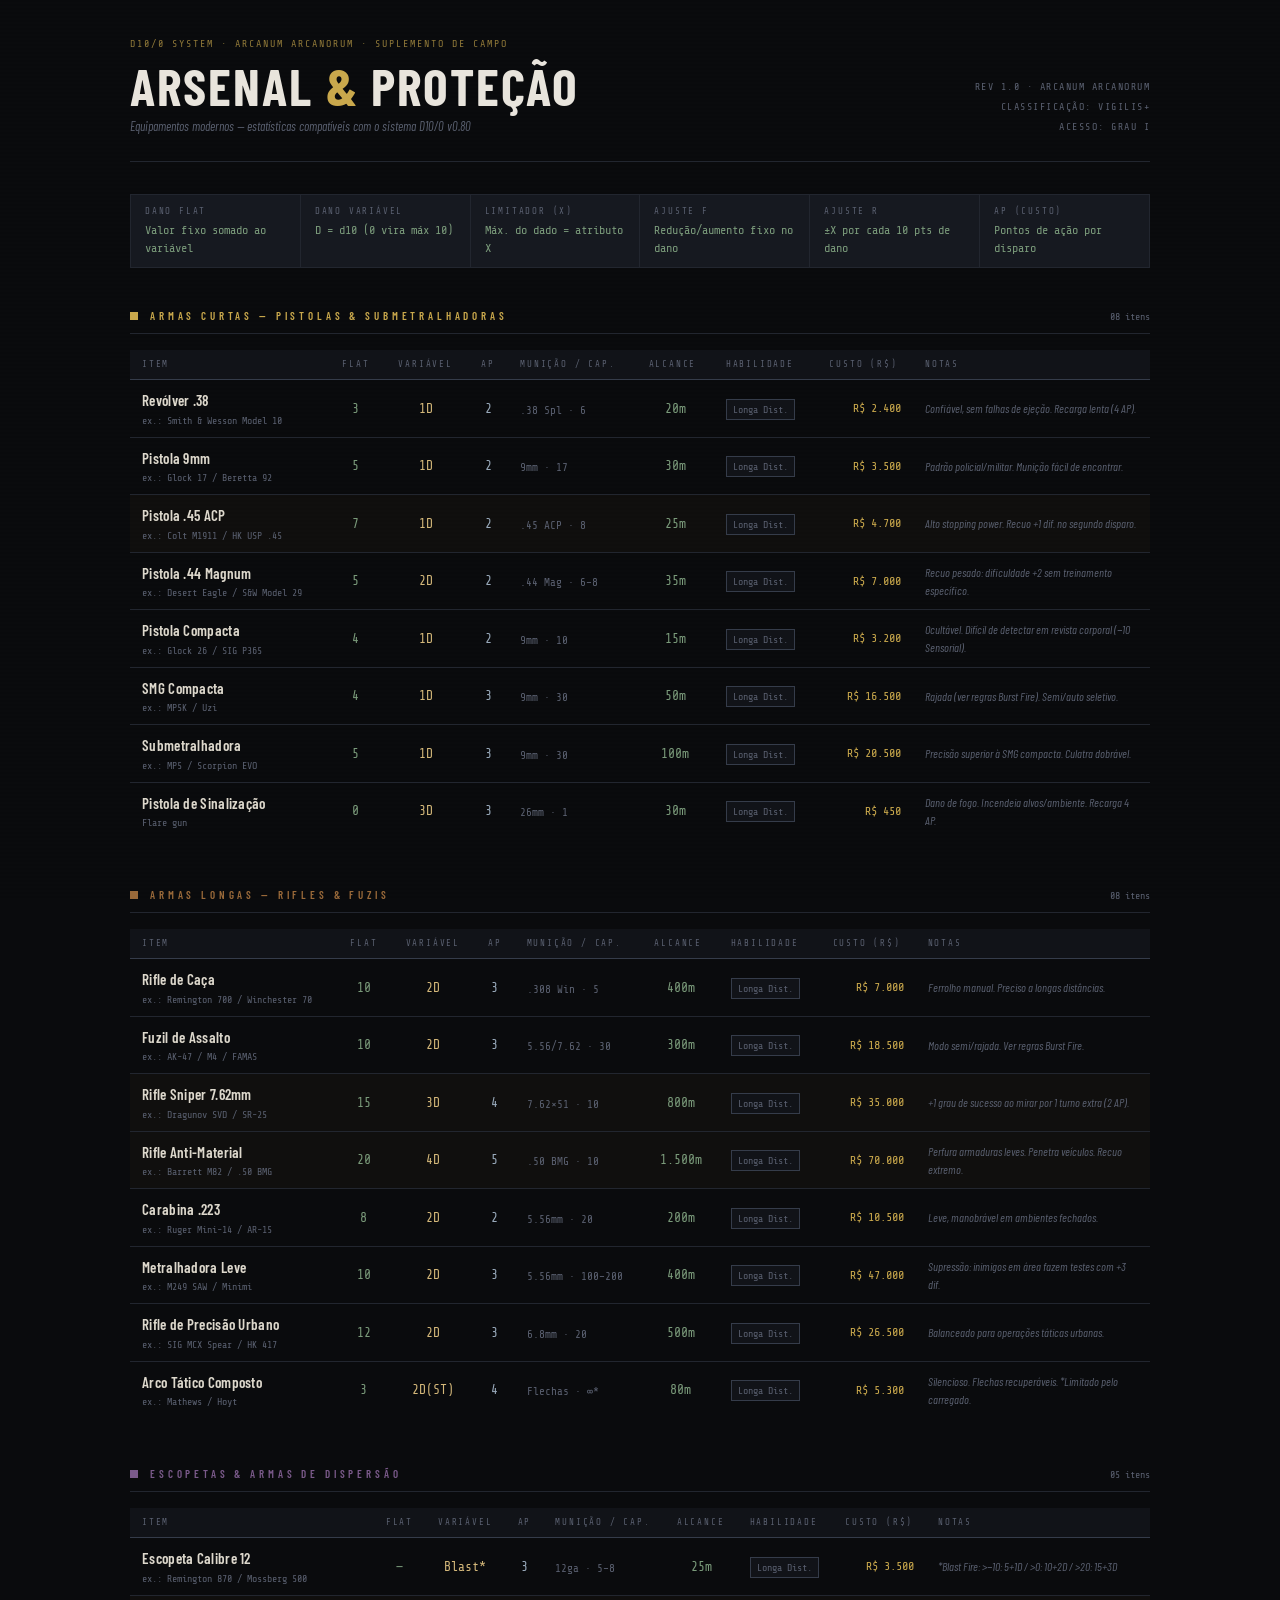
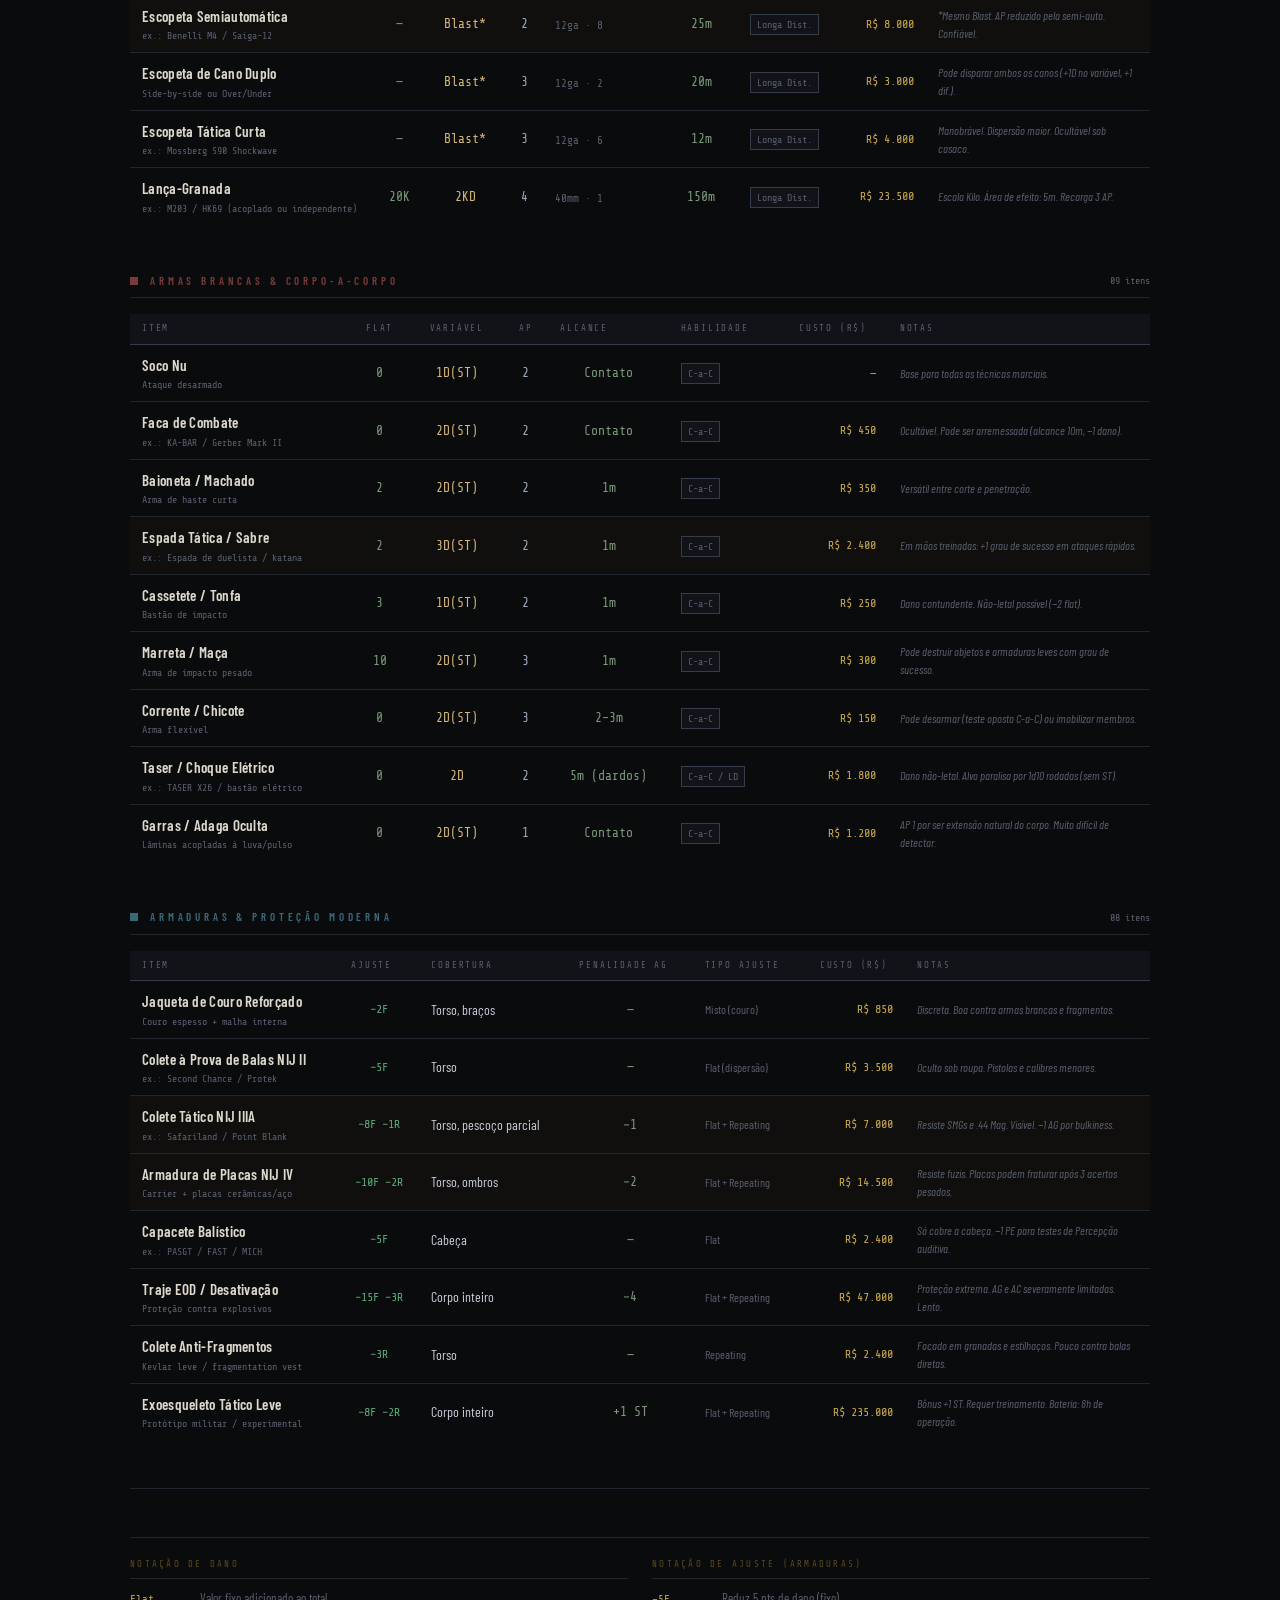
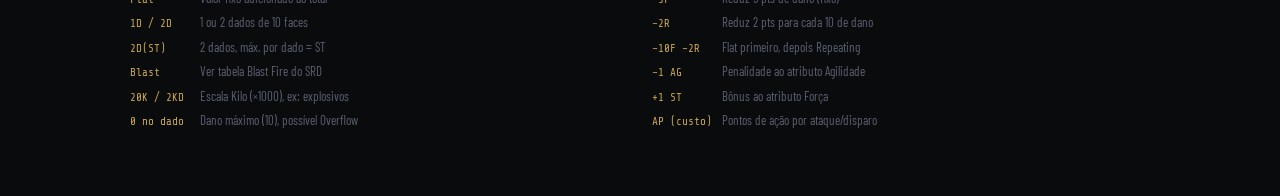
<file: equipamentos-d10-0(3).html>
<!DOCTYPE html>
<html lang="pt-BR">
<head>
<meta charset="UTF-8">
<meta name="viewport" content="width=device-width, initial-scale=1.0">
<title>Arsenal — D10/0 Equipamentos Modernos</title>
<style>
@import url('https://fonts.googleapis.com/css2?family=Barlow+Condensed:ital,wght@0,300;0,400;0,500;0,600;0,700;1,400&family=Share+Tech+Mono&display=swap');

:root {
  --bg:        #0a0b0d;
  --surface:   #111318;
  --panel:     #161920;
  --border:    #22262f;
  --border-hi: #353c4a;
  --text:      #c8cdd8;
  --text-dim:  #5a6070;
  --text-mono: #7a9a7a;
  --accent:    #c9a84c;
  --accent-dim:#5a4a20;
  --red:       #c03838;
  --red-dim:   #4a1818;
  --green:     #4a8a5a;
  --green-dim: #1a3022;
  --blue:      #3a6a9a;
  --blue-dim:  #152030;
  --cat-pistol: #c9a84c;
  --cat-rifle:  #9a6a3a;
  --cat-shotgun:#7a5a8a;
  --cat-melee:  #7a3a3a;
  --cat-armor:  #3a6a7a;
}

*, *::before, *::after { box-sizing: border-box; margin: 0; padding: 0; }
html { scroll-behavior: smooth; }

body {
  background: var(--bg);
  color: var(--text);
  font-family: 'Barlow Condensed', sans-serif;
  font-size: 15px;
  line-height: 1.5;
  min-height: 100vh;
}

/* scanline texture */
body::after {
  content: '';
  position: fixed; inset: 0; pointer-events: none; z-index: 0;
  background: repeating-linear-gradient(
    0deg,
    transparent,
    transparent 2px,
    rgba(0,0,0,0.06) 2px,
    rgba(0,0,0,0.06) 4px
  );
}

.page { position: relative; z-index: 1; max-width: 1060px; margin: 0 auto; padding: 0 20px 60px; }

/* ── HEADER ── */
header {
  border-bottom: 1px solid var(--border);
  padding: 36px 0 24px;
  margin-bottom: 32px;
  display: grid;
  grid-template-columns: 1fr auto;
  align-items: end;
  gap: 24px;
}

.header-left {}

.doc-tag {
  font-family: 'Share Tech Mono', monospace;
  font-size: 10px;
  color: var(--accent);
  letter-spacing: 0.2em;
  text-transform: uppercase;
  margin-bottom: 8px;
  opacity: 0.7;
}

h1 {
  font-size: clamp(32px, 5vw, 52px);
  font-weight: 700;
  letter-spacing: 0.04em;
  text-transform: uppercase;
  color: #e8e4dc;
  line-height: 1;
}

h1 span {
  color: var(--accent);
}

.header-meta {
  font-family: 'Share Tech Mono', monospace;
  font-size: 10px;
  color: var(--text-dim);
  letter-spacing: 0.15em;
  line-height: 2;
  text-align: right;
}

/* ── REFERENCE BAR ── */
.ref-bar {
  display: grid;
  grid-template-columns: repeat(auto-fit, minmax(160px, 1fr));
  gap: 1px;
  background: var(--border);
  border: 1px solid var(--border);
  margin-bottom: 40px;
  font-family: 'Share Tech Mono', monospace;
}

.ref-cell {
  background: var(--panel);
  padding: 10px 14px;
}

.ref-label {
  font-size: 9px;
  letter-spacing: 0.2em;
  text-transform: uppercase;
  color: var(--text-dim);
  margin-bottom: 3px;
}

.ref-value {
  font-size: 12px;
  color: var(--text-mono);
}

/* ── CATEGORY SECTION ── */
.cat-section { margin-bottom: 48px; }

.cat-header {
  display: flex;
  align-items: center;
  gap: 12px;
  margin-bottom: 16px;
  padding-bottom: 8px;
  border-bottom: 1px solid var(--border);
}

.cat-pip {
  width: 8px; height: 8px;
  flex-shrink: 0;
}

.cat-title {
  font-size: 11px;
  font-weight: 600;
  letter-spacing: 0.35em;
  text-transform: uppercase;
  flex: 1;
}

.cat-count {
  font-family: 'Share Tech Mono', monospace;
  font-size: 10px;
  color: var(--text-dim);
}

/* pistol */
.cat-pistol  .cat-pip { background: var(--cat-pistol); }
.cat-pistol  .cat-title { color: var(--cat-pistol); }
/* rifle */
.cat-rifle   .cat-pip { background: var(--cat-rifle); }
.cat-rifle   .cat-title { color: var(--cat-rifle); }
/* shotgun */
.cat-shotgun .cat-pip { background: var(--cat-shotgun); }
.cat-shotgun .cat-title { color: var(--cat-shotgun); }
/* melee */
.cat-melee   .cat-pip { background: var(--cat-melee); }
.cat-melee   .cat-title { color: var(--cat-melee); }
/* armor */
.cat-armor   .cat-pip { background: var(--cat-armor); }
.cat-armor   .cat-title { color: var(--cat-armor); }

/* ── TABLE ── */
.eq-table {
  width: 100%;
  border-collapse: collapse;
  font-size: 14px;
}

.eq-table thead tr {
  background: var(--surface);
}

.eq-table th {
  font-family: 'Share Tech Mono', monospace;
  font-size: 9px;
  letter-spacing: 0.2em;
  text-transform: uppercase;
  color: var(--text-dim);
  text-align: left;
  padding: 8px 12px;
  border-bottom: 1px solid var(--border-hi);
  white-space: nowrap;
  font-weight: 400;
}

.eq-table th.num { text-align: center; }

.eq-table td {
  padding: 9px 12px;
  border-bottom: 1px solid var(--border);
  vertical-align: middle;
}

.eq-table tr:last-child td { border-bottom: none; }

.eq-table tr:hover td { background: rgba(255,255,255,0.02); }

/* item name */
.item-name {
  font-size: 15px;
  font-weight: 600;
  color: #ddd8cc;
  letter-spacing: 0.02em;
}

.item-sub {
  font-family: 'Share Tech Mono', monospace;
  font-size: 10px;
  color: var(--text-dim);
  margin-top: 1px;
}

/* numeric cells */
td.num {
  font-family: 'Share Tech Mono', monospace;
  font-size: 13px;
  text-align: center;
  color: var(--text-mono);
}

td.dmg {
  font-family: 'Share Tech Mono', monospace;
  font-size: 13px;
  text-align: center;
  color: #d4b87a;
  white-space: nowrap;
}

td.adj {
  font-family: 'Share Tech Mono', monospace;
  font-size: 12px;
  text-align: center;
  white-space: nowrap;
}

td.notes {
  font-size: 12px;
  color: var(--text-dim);
  font-style: italic;
  max-width: 220px;
}

/* skill tag */
.skill-tag {
  display: inline-block;
  font-family: 'Share Tech Mono', monospace;
  font-size: 10px;
  padding: 2px 6px;
  border: 1px solid var(--border-hi);
  color: var(--text-dim);
  background: var(--surface);
  white-space: nowrap;
}

/* ammo tag */
.ammo {
  font-family: 'Share Tech Mono', monospace;
  font-size: 11px;
  color: var(--text-dim);
}

/* cost */
td.cost {
  font-family: 'Share Tech Mono', monospace;
  font-size: 12px;
  color: var(--accent);
  text-align: right;
  white-space: nowrap;
}

/* AP col */
td.ap {
  font-family: 'Share Tech Mono', monospace;
  font-size: 13px;
  text-align: center;
  color: #9ab;
}

/* adj colors */
.adj-neg { color: #5aaa7a; }
.adj-pos { color: var(--red); }
.adj-neu { color: var(--text-dim); }

/* row highlight for special items */
tr.featured td { background: rgba(201,168,76,0.03); }

/* ── ARMOR TABLE EXTRAS ── */
.prot-bar {
  display: flex;
  gap: 3px;
  align-items: center;
}

.prot-pip {
  width: 9px; height: 9px;
  background: var(--cat-armor);
  opacity: 0.3;
}
.prot-pip.on { opacity: 1; }

/* ── FOOTER NOTE ── */
.footnotes {
  margin-top: 48px;
  padding-top: 20px;
  border-top: 1px solid var(--border);
  display: grid;
  grid-template-columns: 1fr 1fr;
  gap: 24px;
}

.footnote-block {}

.fn-title {
  font-family: 'Share Tech Mono', monospace;
  font-size: 9px;
  letter-spacing: 0.25em;
  text-transform: uppercase;
  color: var(--accent-dim);
  margin-bottom: 10px;
  padding-bottom: 6px;
  border-bottom: 1px solid var(--border);
}

.fn-row {
  display: flex;
  gap: 10px;
  margin-bottom: 5px;
  font-size: 13px;
  align-items: baseline;
}

.fn-key {
  font-family: 'Share Tech Mono', monospace;
  font-size: 11px;
  color: var(--accent);
  min-width: 60px;
  flex-shrink: 0;
}

.fn-val { color: var(--text-dim); }

/* ── DIVIDER ── */
.rule { height:1px; background: var(--border); margin: 0 0 40px; }

@media (max-width: 700px) {
  .footnotes { grid-template-columns: 1fr; }
  header { grid-template-columns: 1fr; }
  .header-meta { text-align: left; }
  td.notes { display: none; }
}
</style>
</head>
<body>
<div class="page">

  <!-- HEADER -->
  <header>
    <div class="header-left">
      <div class="doc-tag">D10/0 System · Arcanum Arcanorum · Suplemento de Campo</div>
      <h1>Arsenal <span>&amp;</span> Proteção</h1>
      <div style="font-size:13px;color:var(--text-dim);margin-top:6px;font-style:italic;">Equipamentos modernos — estatísticas compatíveis com o sistema D10/0 v0.80</div>
    </div>
    <div class="header-meta">
      REV 1.0 · ARCANUM ARCANORUM<br>
      CLASSIFICAÇÃO: VIGILIS+<br>
      ACESSO: GRAU I
    </div>
  </header>

  <!-- REFERENCE BAR -->
  <div class="ref-bar">
    <div class="ref-cell">
      <div class="ref-label">Dano Flat</div>
      <div class="ref-value">Valor fixo somado ao variável</div>
    </div>
    <div class="ref-cell">
      <div class="ref-label">Dano Variável</div>
      <div class="ref-value">D = d10 (0 vira máx 10)</div>
    </div>
    <div class="ref-cell">
      <div class="ref-label">Limitador (X)</div>
      <div class="ref-value">Máx. do dado = atributo X</div>
    </div>
    <div class="ref-cell">
      <div class="ref-label">Ajuste F</div>
      <div class="ref-value">Redução/aumento fixo no dano</div>
    </div>
    <div class="ref-cell">
      <div class="ref-label">Ajuste R</div>
      <div class="ref-value">±X por cada 10 pts de dano</div>
    </div>
    <div class="ref-cell">
      <div class="ref-label">AP (custo)</div>
      <div class="ref-value">Pontos de ação por disparo</div>
    </div>
  </div>

  <!-- ══════════ ARMAS CURTAS ══════════ -->
  <div class="cat-section cat-pistol">
    <div class="cat-header">
      <div class="cat-pip"></div>
      <div class="cat-title">Armas Curtas — Pistolas &amp; Submetralhadoras</div>
      <div class="cat-count">08 itens</div>
    </div>
    <table class="eq-table">
      <thead>
        <tr>
          <th>Item</th>
          <th class="num">Flat</th>
          <th class="num">Variável</th>
          <th class="num">AP</th>
          <th>Munição / Cap.</th>
          <th>Alcance</th>
          <th>Habilidade</th>
          <th class="num">Custo (R$)</th>
          <th>Notas</th>
        </tr>
      </thead>
      <tbody>
        <tr>
          <td><div class="item-name">Revólver .38</div><div class="item-sub">ex.: Smith &amp; Wesson Model 10</div></td>
          <td class="num">3</td>
          <td class="dmg">1D</td>
          <td class="ap">2</td>
          <td><span class="ammo">.38 Spl · 6</span></td>
          <td class="num">20m</td>
          <td><span class="skill-tag">Longa Dist.</span></td>
          <td class="cost">R$ 2.400</td>
          <td class="notes">Confiável, sem falhas de ejeção. Recarga lenta (4 AP).</td>
        </tr>
        <tr>
          <td><div class="item-name">Pistola 9mm</div><div class="item-sub">ex.: Glock 17 / Beretta 92</div></td>
          <td class="num">5</td>
          <td class="dmg">1D</td>
          <td class="ap">2</td>
          <td><span class="ammo">9mm · 17</span></td>
          <td class="num">30m</td>
          <td><span class="skill-tag">Longa Dist.</span></td>
          <td class="cost">R$ 3.500</td>
          <td class="notes">Padrão policial/militar. Munição fácil de encontrar.</td>
        </tr>
        <tr class="featured">
          <td><div class="item-name">Pistola .45 ACP</div><div class="item-sub">ex.: Colt M1911 / HK USP .45</div></td>
          <td class="num">7</td>
          <td class="dmg">1D</td>
          <td class="ap">2</td>
          <td><span class="ammo">.45 ACP · 8</span></td>
          <td class="num">25m</td>
          <td><span class="skill-tag">Longa Dist.</span></td>
          <td class="cost">R$ 4.700</td>
          <td class="notes">Alto stopping power. Recuo +1 dif. no segundo disparo.</td>
        </tr>
        <tr>
          <td><div class="item-name">Pistola .44 Magnum</div><div class="item-sub">ex.: Desert Eagle / S&amp;W Model 29</div></td>
          <td class="num">5</td>
          <td class="dmg">2D</td>
          <td class="ap">2</td>
          <td><span class="ammo">.44 Mag · 6–8</span></td>
          <td class="num">35m</td>
          <td><span class="skill-tag">Longa Dist.</span></td>
          <td class="cost">R$ 7.000</td>
          <td class="notes">Recuo pesado: dificuldade +2 sem treinamento específico.</td>
        </tr>
        <tr>
          <td><div class="item-name">Pistola Compacta</div><div class="item-sub">ex.: Glock 26 / SIG P365</div></td>
          <td class="num">4</td>
          <td class="dmg">1D</td>
          <td class="ap">2</td>
          <td><span class="ammo">9mm · 10</span></td>
          <td class="num">15m</td>
          <td><span class="skill-tag">Longa Dist.</span></td>
          <td class="cost">R$ 3.200</td>
          <td class="notes">Ocultável. Difícil de detectar em revista corporal (−10 Sensorial).</td>
        </tr>
        <tr>
          <td><div class="item-name">SMG Compacta</div><div class="item-sub">ex.: MP5K / Uzi</div></td>
          <td class="num">4</td>
          <td class="dmg">1D</td>
          <td class="ap">3</td>
          <td><span class="ammo">9mm · 30</span></td>
          <td class="num">50m</td>
          <td><span class="skill-tag">Longa Dist.</span></td>
          <td class="cost">R$ 16.500</td>
          <td class="notes">Rajada (ver regras Burst Fire). Semi/auto seletivo.</td>
        </tr>
        <tr>
          <td><div class="item-name">Submetralhadora</div><div class="item-sub">ex.: MP5 / Scorpion EVO</div></td>
          <td class="num">5</td>
          <td class="dmg">1D</td>
          <td class="ap">3</td>
          <td><span class="ammo">9mm · 30</span></td>
          <td class="num">100m</td>
          <td><span class="skill-tag">Longa Dist.</span></td>
          <td class="cost">R$ 20.500</td>
          <td class="notes">Precisão superior à SMG compacta. Culatra dobrável.</td>
        </tr>
        <tr>
          <td><div class="item-name">Pistola de Sinalização</div><div class="item-sub">Flare gun</div></td>
          <td class="num">0</td>
          <td class="dmg">3D</td>
          <td class="ap">3</td>
          <td><span class="ammo">26mm · 1</span></td>
          <td class="num">30m</td>
          <td><span class="skill-tag">Longa Dist.</span></td>
          <td class="cost">R$ 450</td>
          <td class="notes">Dano de fogo. Incendeia alvos/ambiente. Recarga 4 AP.</td>
        </tr>
      </tbody>
    </table>
  </div>

  <!-- ══════════ ARMAS LONGAS ══════════ -->
  <div class="cat-section cat-rifle">
    <div class="cat-header">
      <div class="cat-pip"></div>
      <div class="cat-title">Armas Longas — Rifles &amp; Fuzis</div>
      <div class="cat-count">08 itens</div>
    </div>
    <table class="eq-table">
      <thead>
        <tr>
          <th>Item</th>
          <th class="num">Flat</th>
          <th class="num">Variável</th>
          <th class="num">AP</th>
          <th>Munição / Cap.</th>
          <th>Alcance</th>
          <th>Habilidade</th>
          <th class="num">Custo (R$)</th>
          <th>Notas</th>
        </tr>
      </thead>
      <tbody>
        <tr>
          <td><div class="item-name">Rifle de Caça</div><div class="item-sub">ex.: Remington 700 / Winchester 70</div></td>
          <td class="num">10</td>
          <td class="dmg">2D</td>
          <td class="ap">3</td>
          <td><span class="ammo">.308 Win · 5</span></td>
          <td class="num">400m</td>
          <td><span class="skill-tag">Longa Dist.</span></td>
          <td class="cost">R$ 7.000</td>
          <td class="notes">Ferrolho manual. Preciso a longas distâncias.</td>
        </tr>
        <tr>
          <td><div class="item-name">Fuzil de Assalto</div><div class="item-sub">ex.: AK-47 / M4 / FAMAS</div></td>
          <td class="num">10</td>
          <td class="dmg">2D</td>
          <td class="ap">3</td>
          <td><span class="ammo">5.56/7.62 · 30</span></td>
          <td class="num">300m</td>
          <td><span class="skill-tag">Longa Dist.</span></td>
          <td class="cost">R$ 18.500</td>
          <td class="notes">Modo semi/rajada. Ver regras Burst Fire.</td>
        </tr>
        <tr class="featured">
          <td><div class="item-name">Rifle Sniper 7.62mm</div><div class="item-sub">ex.: Dragunov SVD / SR-25</div></td>
          <td class="num">15</td>
          <td class="dmg">3D</td>
          <td class="ap">4</td>
          <td><span class="ammo">7.62×51 · 10</span></td>
          <td class="num">800m</td>
          <td><span class="skill-tag">Longa Dist.</span></td>
          <td class="cost">R$ 35.000</td>
          <td class="notes">+1 grau de sucesso ao mirar por 1 turno extra (2 AP).</td>
        </tr>
        <tr class="featured">
          <td><div class="item-name">Rifle Anti-Material</div><div class="item-sub">ex.: Barrett M82 / .50 BMG</div></td>
          <td class="num">20</td>
          <td class="dmg">4D</td>
          <td class="ap">5</td>
          <td><span class="ammo">.50 BMG · 10</span></td>
          <td class="num">1.500m</td>
          <td><span class="skill-tag">Longa Dist.</span></td>
          <td class="cost">R$ 70.000</td>
          <td class="notes">Perfura armaduras leves. Penetra veículos. Recuo extremo.</td>
        </tr>
        <tr>
          <td><div class="item-name">Carabina .223</div><div class="item-sub">ex.: Ruger Mini-14 / AR-15</div></td>
          <td class="num">8</td>
          <td class="dmg">2D</td>
          <td class="ap">2</td>
          <td><span class="ammo">5.56mm · 20</span></td>
          <td class="num">200m</td>
          <td><span class="skill-tag">Longa Dist.</span></td>
          <td class="cost">R$ 10.500</td>
          <td class="notes">Leve, manobrável em ambientes fechados.</td>
        </tr>
        <tr>
          <td><div class="item-name">Metralhadora Leve</div><div class="item-sub">ex.: M249 SAW / Minimi</div></td>
          <td class="num">10</td>
          <td class="dmg">2D</td>
          <td class="ap">3</td>
          <td><span class="ammo">5.56mm · 100–200</span></td>
          <td class="num">400m</td>
          <td><span class="skill-tag">Longa Dist.</span></td>
          <td class="cost">R$ 47.000</td>
          <td class="notes">Supressão: inimigos em área fazem testes com +3 dif.</td>
        </tr>
        <tr>
          <td><div class="item-name">Rifle de Precisão Urbano</div><div class="item-sub">ex.: SIG MCX Spear / HK 417</div></td>
          <td class="num">12</td>
          <td class="dmg">2D</td>
          <td class="ap">3</td>
          <td><span class="ammo">6.8mm · 20</span></td>
          <td class="num">500m</td>
          <td><span class="skill-tag">Longa Dist.</span></td>
          <td class="cost">R$ 26.500</td>
          <td class="notes">Balanceado para operações táticas urbanas.</td>
        </tr>
        <tr>
          <td><div class="item-name">Arco Tático Composto</div><div class="item-sub">ex.: Mathews / Hoyt</div></td>
          <td class="num">3</td>
          <td class="dmg">2D(ST)</td>
          <td class="ap">4</td>
          <td><span class="ammo">Flechas · ∞*</span></td>
          <td class="num">80m</td>
          <td><span class="skill-tag">Longa Dist.</span></td>
          <td class="cost">R$ 5.300</td>
          <td class="notes">Silencioso. Flechas recuperáveis. *Limitado pelo carregado.</td>
        </tr>
      </tbody>
    </table>
  </div>

  <!-- ══════════ ESCOPETAS ══════════ -->
  <div class="cat-section cat-shotgun">
    <div class="cat-header">
      <div class="cat-pip"></div>
      <div class="cat-title">Escopetas &amp; Armas de Dispersão</div>
      <div class="cat-count">05 itens</div>
    </div>
    <table class="eq-table">
      <thead>
        <tr>
          <th>Item</th>
          <th class="num">Flat</th>
          <th class="num">Variável</th>
          <th class="num">AP</th>
          <th>Munição / Cap.</th>
          <th>Alcance</th>
          <th>Habilidade</th>
          <th class="num">Custo (R$)</th>
          <th>Notas</th>
        </tr>
      </thead>
      <tbody>
        <tr>
          <td><div class="item-name">Escopeta Calibre 12</div><div class="item-sub">ex.: Remington 870 / Mossberg 500</div></td>
          <td class="num">—</td>
          <td class="dmg">Blast*</td>
          <td class="ap">3</td>
          <td><span class="ammo">12ga · 5–8</span></td>
          <td class="num">25m</td>
          <td><span class="skill-tag">Longa Dist.</span></td>
          <td class="cost">R$ 3.500</td>
          <td class="notes">*Blast Fire: &gt;−10: 5+1D / &gt;0: 10+2D / &gt;20: 15+3D</td>
        </tr>
        <tr class="featured">
          <td><div class="item-name">Escopeta Semiautomática</div><div class="item-sub">ex.: Benelli M4 / Saiga-12</div></td>
          <td class="num">—</td>
          <td class="dmg">Blast*</td>
          <td class="ap">2</td>
          <td><span class="ammo">12ga · 8</span></td>
          <td class="num">25m</td>
          <td><span class="skill-tag">Longa Dist.</span></td>
          <td class="cost">R$ 8.000</td>
          <td class="notes">*Mesmo Blast. AP reduzido pela semi-auto. Confiável.</td>
        </tr>
        <tr>
          <td><div class="item-name">Escopeta de Cano Duplo</div><div class="item-sub">Side-by-side ou Over/Under</div></td>
          <td class="num">—</td>
          <td class="dmg">Blast*</td>
          <td class="ap">3</td>
          <td><span class="ammo">12ga · 2</span></td>
          <td class="num">20m</td>
          <td><span class="skill-tag">Longa Dist.</span></td>
          <td class="cost">R$ 3.000</td>
          <td class="notes">Pode disparar ambos os canos (+1D no variável, +1 dif.).</td>
        </tr>
        <tr>
          <td><div class="item-name">Escopeta Tática Curta</div><div class="item-sub">ex.: Mossberg 590 Shockwave</div></td>
          <td class="num">—</td>
          <td class="dmg">Blast*</td>
          <td class="ap">3</td>
          <td><span class="ammo">12ga · 6</span></td>
          <td class="num">12m</td>
          <td><span class="skill-tag">Longa Dist.</span></td>
          <td class="cost">R$ 4.000</td>
          <td class="notes">Manobrável. Dispersão maior. Ocultável sob casaco.</td>
        </tr>
        <tr>
          <td><div class="item-name">Lança-Granada</div><div class="item-sub">ex.: M203 / HK69 (acoplado ou independente)</div></td>
          <td class="num">20K</td>
          <td class="dmg">2KD</td>
          <td class="ap">4</td>
          <td><span class="ammo">40mm · 1</span></td>
          <td class="num">150m</td>
          <td><span class="skill-tag">Longa Dist.</span></td>
          <td class="cost">R$ 23.500</td>
          <td class="notes">Escala Kilo. Área de efeito: 5m. Recarga 3 AP.</td>
        </tr>
      </tbody>
    </table>
  </div>

  <!-- ══════════ ARMAS BRANCAS ══════════ -->
  <div class="cat-section cat-melee">
    <div class="cat-header">
      <div class="cat-pip"></div>
      <div class="cat-title">Armas Brancas &amp; Corpo-a-Corpo</div>
      <div class="cat-count">09 itens</div>
    </div>
    <table class="eq-table">
      <thead>
        <tr>
          <th>Item</th>
          <th class="num">Flat</th>
          <th class="num">Variável</th>
          <th class="num">AP</th>
          <th>Alcance</th>
          <th>Habilidade</th>
          <th class="num">Custo (R$)</th>
          <th>Notas</th>
        </tr>
      </thead>
      <tbody>
        <tr>
          <td><div class="item-name">Soco Nu</div><div class="item-sub">Ataque desarmado</div></td>
          <td class="num">0</td>
          <td class="dmg">1D(ST)</td>
          <td class="ap">2</td>
          <td class="num">Contato</td>
          <td><span class="skill-tag">C-a-C</span></td>
          <td class="cost">—</td>
          <td class="notes">Base para todas as técnicas marciais.</td>
        </tr>
        <tr>
          <td><div class="item-name">Faca de Combate</div><div class="item-sub">ex.: KA-BAR / Gerber Mark II</div></td>
          <td class="num">0</td>
          <td class="dmg">2D(ST)</td>
          <td class="ap">2</td>
          <td class="num">Contato</td>
          <td><span class="skill-tag">C-a-C</span></td>
          <td class="cost">R$ 450</td>
          <td class="notes">Ocultável. Pode ser arremessada (alcance 10m, −1 dano).</td>
        </tr>
        <tr>
          <td><div class="item-name">Baioneta / Machado</div><div class="item-sub">Arma de haste curta</div></td>
          <td class="num">2</td>
          <td class="dmg">2D(ST)</td>
          <td class="ap">2</td>
          <td class="num">1m</td>
          <td><span class="skill-tag">C-a-C</span></td>
          <td class="cost">R$ 350</td>
          <td class="notes">Versátil entre corte e penetração.</td>
        </tr>
        <tr class="featured">
          <td><div class="item-name">Espada Tática / Sabre</div><div class="item-sub">ex.: Espada de duelista / katana</div></td>
          <td class="num">2</td>
          <td class="dmg">3D(ST)</td>
          <td class="ap">2</td>
          <td class="num">1m</td>
          <td><span class="skill-tag">C-a-C</span></td>
          <td class="cost">R$ 2.400</td>
          <td class="notes">Em mãos treinadas: +1 grau de sucesso em ataques rápidos.</td>
        </tr>
        <tr>
          <td><div class="item-name">Cassetete / Tonfa</div><div class="item-sub">Bastão de impacto</div></td>
          <td class="num">3</td>
          <td class="dmg">1D(ST)</td>
          <td class="ap">2</td>
          <td class="num">1m</td>
          <td><span class="skill-tag">C-a-C</span></td>
          <td class="cost">R$ 250</td>
          <td class="notes">Dano contundente. Não-letal possível (−2 flat).</td>
        </tr>
        <tr>
          <td><div class="item-name">Marreta / Maça</div><div class="item-sub">Arma de impacto pesado</div></td>
          <td class="num">10</td>
          <td class="dmg">2D(ST)</td>
          <td class="ap">3</td>
          <td class="num">1m</td>
          <td><span class="skill-tag">C-a-C</span></td>
          <td class="cost">R$ 300</td>
          <td class="notes">Pode destruir objetos e armaduras leves com grau de sucesso.</td>
        </tr>
        <tr>
          <td><div class="item-name">Corrente / Chicote</div><div class="item-sub">Arma flexível</div></td>
          <td class="num">0</td>
          <td class="dmg">2D(ST)</td>
          <td class="ap">3</td>
          <td class="num">2–3m</td>
          <td><span class="skill-tag">C-a-C</span></td>
          <td class="cost">R$ 150</td>
          <td class="notes">Pode desarmar (teste oposto C-a-C) ou imobilizar membros.</td>
        </tr>
        <tr>
          <td><div class="item-name">Taser / Choque Elétrico</div><div class="item-sub">ex.: TASER X26 / bastão elétrico</div></td>
          <td class="num">0</td>
          <td class="dmg">2D</td>
          <td class="ap">2</td>
          <td class="num">5m (dardos)</td>
          <td><span class="skill-tag">C-a-C / LD</span></td>
          <td class="cost">R$ 1.800</td>
          <td class="notes">Dano não-letal. Alvo paralisa por 1d10 rodadas (sem ST).</td>
        </tr>
        <tr>
          <td><div class="item-name">Garras / Adaga Oculta</div><div class="item-sub">Lâminas acopladas à luva/pulso</div></td>
          <td class="num">0</td>
          <td class="dmg">2D(ST)</td>
          <td class="ap">1</td>
          <td class="num">Contato</td>
          <td><span class="skill-tag">C-a-C</span></td>
          <td class="cost">R$ 1.200</td>
          <td class="notes">AP 1 por ser extensão natural do corpo. Muito difícil de detectar.</td>
        </tr>
      </tbody>
    </table>
  </div>

  <!-- ══════════ ARMADURAS ══════════ -->
  <div class="cat-section cat-armor">
    <div class="cat-header">
      <div class="cat-pip"></div>
      <div class="cat-title">Armaduras &amp; Proteção Moderna</div>
      <div class="cat-count">08 itens</div>
    </div>
    <table class="eq-table">
      <thead>
        <tr>
          <th>Item</th>
          <th>Ajuste</th>
          <th>Cobertura</th>
          <th>Penalidade AG</th>
          <th>Tipo Ajuste</th>
          <th class="num">Custo (R$)</th>
          <th>Notas</th>
        </tr>
      </thead>
      <tbody>
        <tr>
          <td><div class="item-name">Jaqueta de Couro Reforçado</div><div class="item-sub">Couro espesso + malha interna</div></td>
          <td class="adj"><span class="adj-neg">−2F</span></td>
          <td>Torso, braços</td>
          <td class="num">—</td>
          <td style="font-size:12px;color:var(--text-dim);">Misto (couro)</td>
          <td class="cost">R$ 850</td>
          <td class="notes">Discreta. Boa contra armas brancas e fragmentos.</td>
        </tr>
        <tr>
          <td><div class="item-name">Colete à Prova de Balas NIJ II</div><div class="item-sub">ex.: Second Chance / Protek</div></td>
          <td class="adj"><span class="adj-neg">−5F</span></td>
          <td>Torso</td>
          <td class="num">—</td>
          <td style="font-size:12px;color:var(--text-dim);">Flat (dispersão)</td>
          <td class="cost">R$ 3.500</td>
          <td class="notes">Oculto sob roupa. Pistolas e calibres menores.</td>
        </tr>
        <tr class="featured">
          <td><div class="item-name">Colete Tático NIJ IIIA</div><div class="item-sub">ex.: Safariland / Point Blank</div></td>
          <td class="adj"><span class="adj-neg">−8F −1R</span></td>
          <td>Torso, pescoço parcial</td>
          <td class="num">−1</td>
          <td style="font-size:12px;color:var(--text-dim);">Flat + Repeating</td>
          <td class="cost">R$ 7.000</td>
          <td class="notes">Resiste SMGs e .44 Mag. Visível. −1 AG por bulkiness.</td>
        </tr>
        <tr class="featured">
          <td><div class="item-name">Armadura de Placas NIJ IV</div><div class="item-sub">Carrier + placas cerâmicas/aço</div></td>
          <td class="adj"><span class="adj-neg">−10F −2R</span></td>
          <td>Torso, ombros</td>
          <td class="num">−2</td>
          <td style="font-size:12px;color:var(--text-dim);">Flat + Repeating</td>
          <td class="cost">R$ 14.500</td>
          <td class="notes">Resiste fuzis. Placas podem fraturar após 3 acertos pesados.</td>
        </tr>
        <tr>
          <td><div class="item-name">Capacete Balístico</div><div class="item-sub">ex.: PASGT / FAST / MICH</div></td>
          <td class="adj"><span class="adj-neg">−5F</span></td>
          <td>Cabeça</td>
          <td class="num">—</td>
          <td style="font-size:12px;color:var(--text-dim);">Flat</td>
          <td class="cost">R$ 2.400</td>
          <td class="notes">Só cobre a cabeça. −1 PE para testes de Percepção auditiva.</td>
        </tr>
        <tr>
          <td><div class="item-name">Traje EOD / Desativação</div><div class="item-sub">Proteção contra explosivos</div></td>
          <td class="adj"><span class="adj-neg">−15F −3R</span></td>
          <td>Corpo inteiro</td>
          <td class="num">−4</td>
          <td style="font-size:12px;color:var(--text-dim);">Flat + Repeating</td>
          <td class="cost">R$ 47.000</td>
          <td class="notes">Proteção extrema. AG e AC severamente limitadas. Lento.</td>
        </tr>
        <tr>
          <td><div class="item-name">Colete Anti-Fragmentos</div><div class="item-sub">Kevlar leve / fragmentation vest</div></td>
          <td class="adj"><span class="adj-neg">−3R</span></td>
          <td>Torso</td>
          <td class="num">—</td>
          <td style="font-size:12px;color:var(--text-dim);">Repeating</td>
          <td class="cost">R$ 2.400</td>
          <td class="notes">Focado em granadas e estilhaços. Pouco contra balas diretas.</td>
        </tr>
        <tr>
          <td><div class="item-name">Exoesqueleto Tático Leve</div><div class="item-sub">Protótipo militar / experimental</div></td>
          <td class="adj"><span class="adj-neg">−8F −2R</span></td>
          <td>Corpo inteiro</td>
          <td class="num">+1 ST</td>
          <td style="font-size:12px;color:var(--text-dim);">Flat + Repeating</td>
          <td class="cost">R$ 235.000</td>
          <td class="notes">Bônus +1 ST. Requer treinamento. Bateria: 8h de operação.</td>
        </tr>
      </tbody>
    </table>
  </div>

  <div class="rule"></div>

  <!-- FOOTNOTES -->
  <div class="footnotes">
    <div class="footnote-block">
      <div class="fn-title">Notação de Dano</div>
      <div class="fn-row"><span class="fn-key">Flat</span><span class="fn-val">Valor fixo adicionado ao total</span></div>
      <div class="fn-row"><span class="fn-key">1D / 2D</span><span class="fn-val">1 ou 2 dados de 10 faces</span></div>
      <div class="fn-row"><span class="fn-key">2D(ST)</span><span class="fn-val">2 dados, máx. por dado = ST</span></div>
      <div class="fn-row"><span class="fn-key">Blast</span><span class="fn-val">Ver tabela Blast Fire do SRD</span></div>
      <div class="fn-row"><span class="fn-key">20K / 2KD</span><span class="fn-val">Escala Kilo (×1000), ex: explosivos</span></div>
      <div class="fn-row"><span class="fn-key">0 no dado</span><span class="fn-val">Dano máximo (10), possível Overflow</span></div>
    </div>
    <div class="footnote-block">
      <div class="fn-title">Notação de Ajuste (Armaduras)</div>
      <div class="fn-row"><span class="fn-key">−5F</span><span class="fn-val">Reduz 5 pts de dano (fixo)</span></div>
      <div class="fn-row"><span class="fn-key">−2R</span><span class="fn-val">Reduz 2 pts para cada 10 de dano</span></div>
      <div class="fn-row"><span class="fn-key">−10F −2R</span><span class="fn-val">Flat primeiro, depois Repeating</span></div>
      <div class="fn-row"><span class="fn-key">−1 AG</span><span class="fn-val">Penalidade ao atributo Agilidade</span></div>
      <div class="fn-row"><span class="fn-key">+1 ST</span><span class="fn-val">Bônus ao atributo Força</span></div>
      <div class="fn-row"><span class="fn-key">AP (custo)</span><span class="fn-val">Pontos de ação por ataque/disparo</span></div>
    </div>
  </div>

</div><!-- end page -->
</body>
</html>
</file>
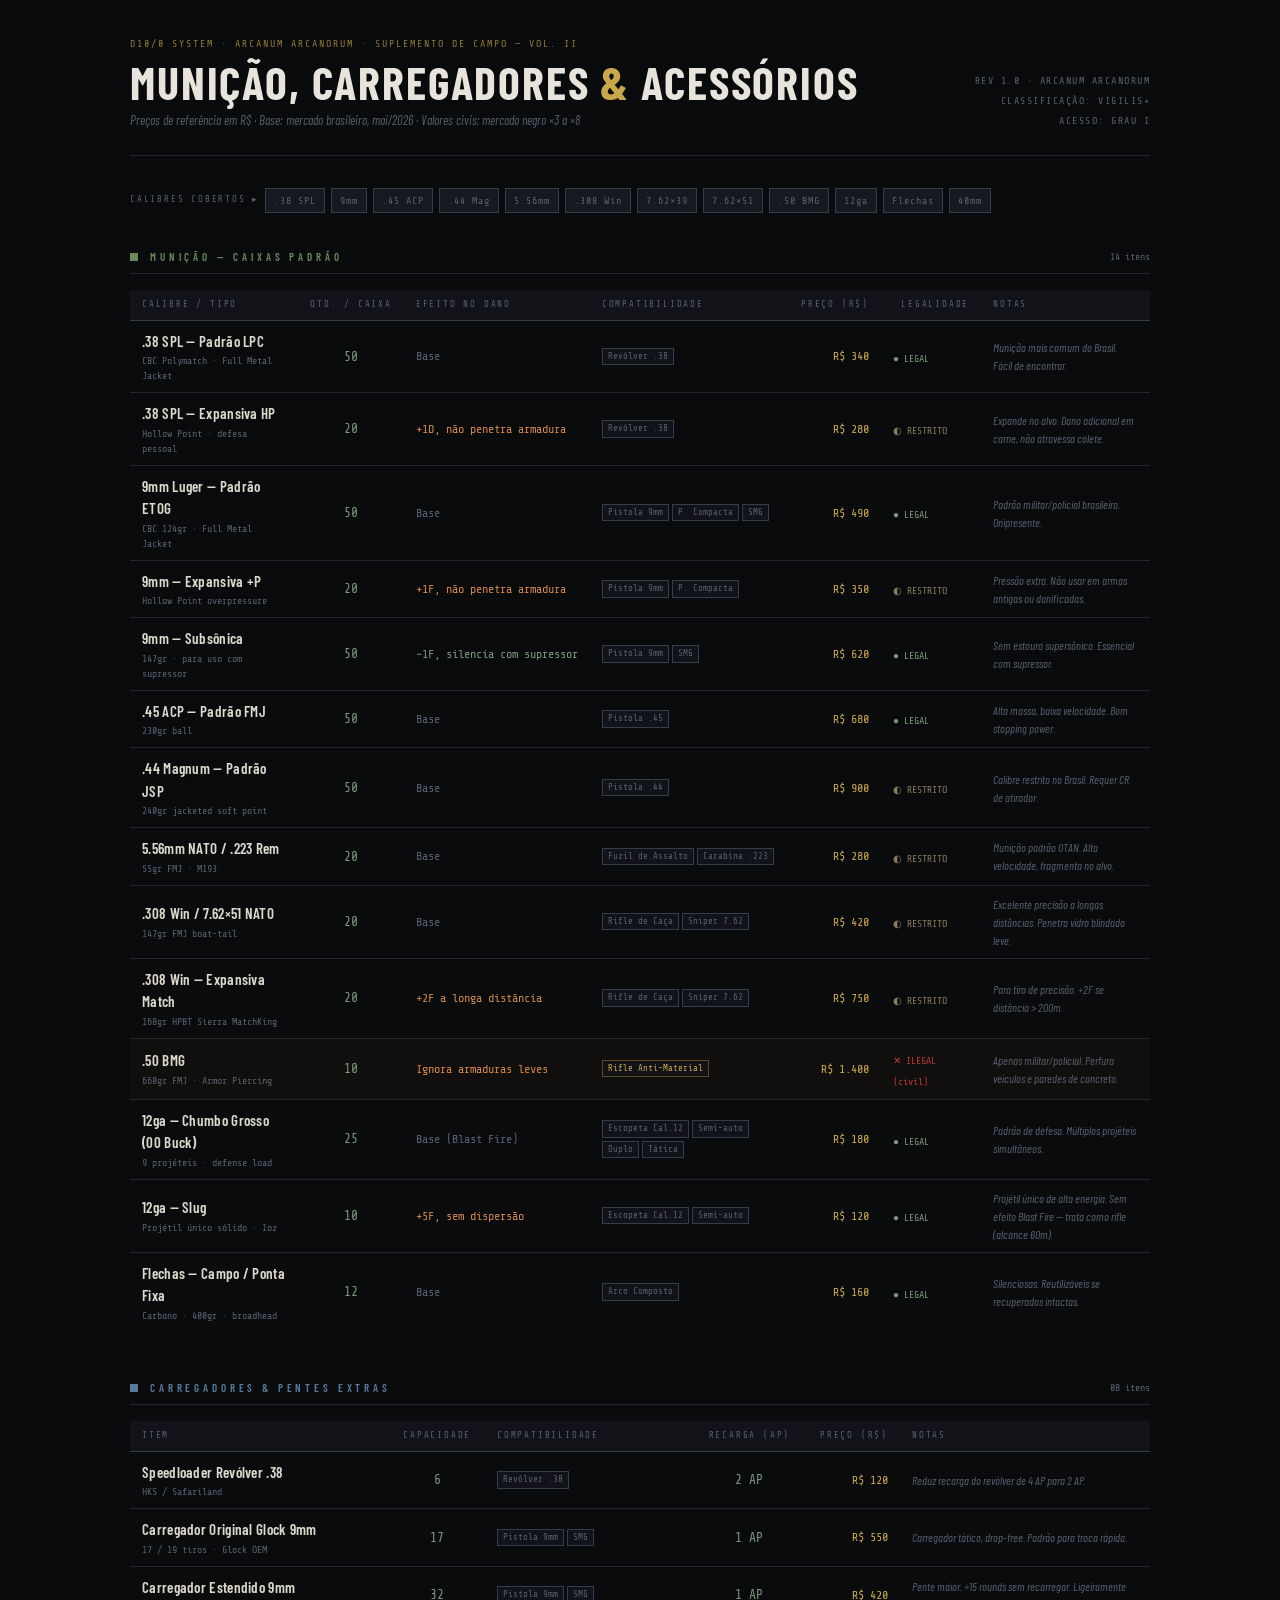
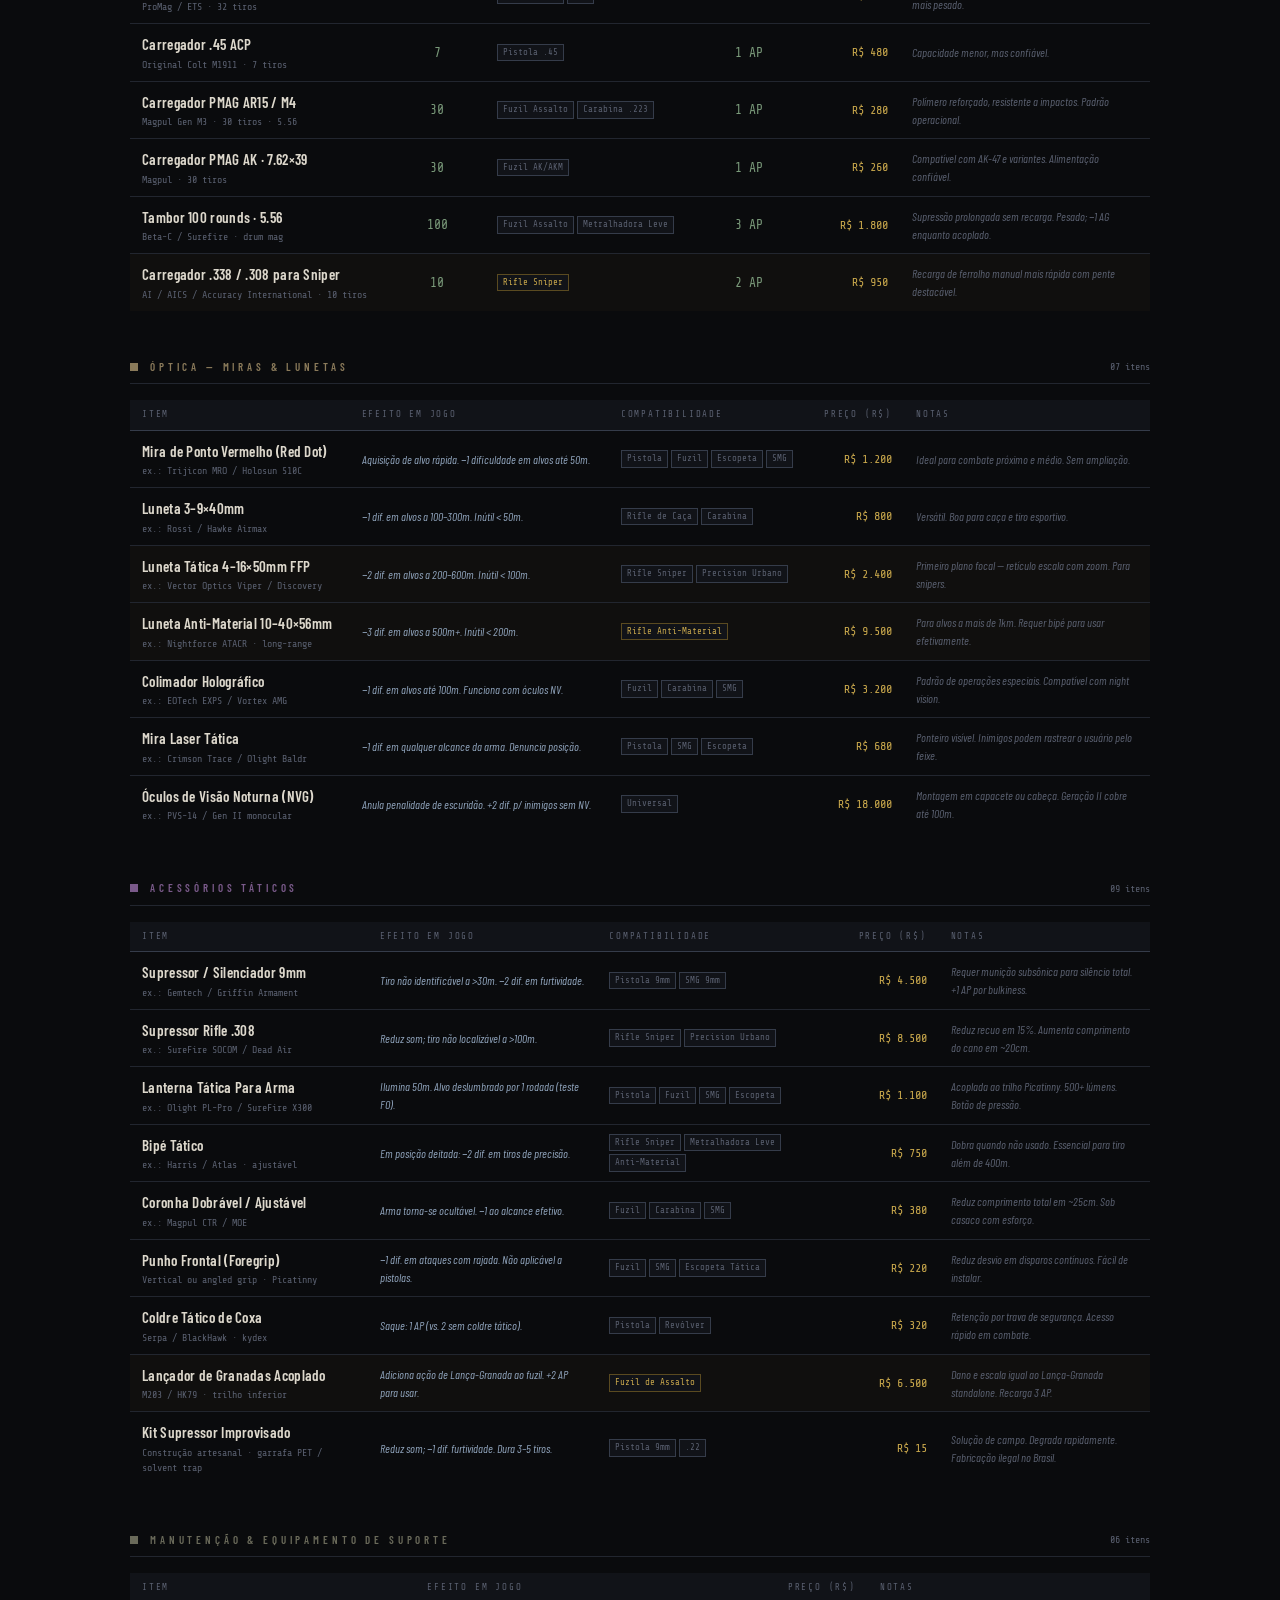
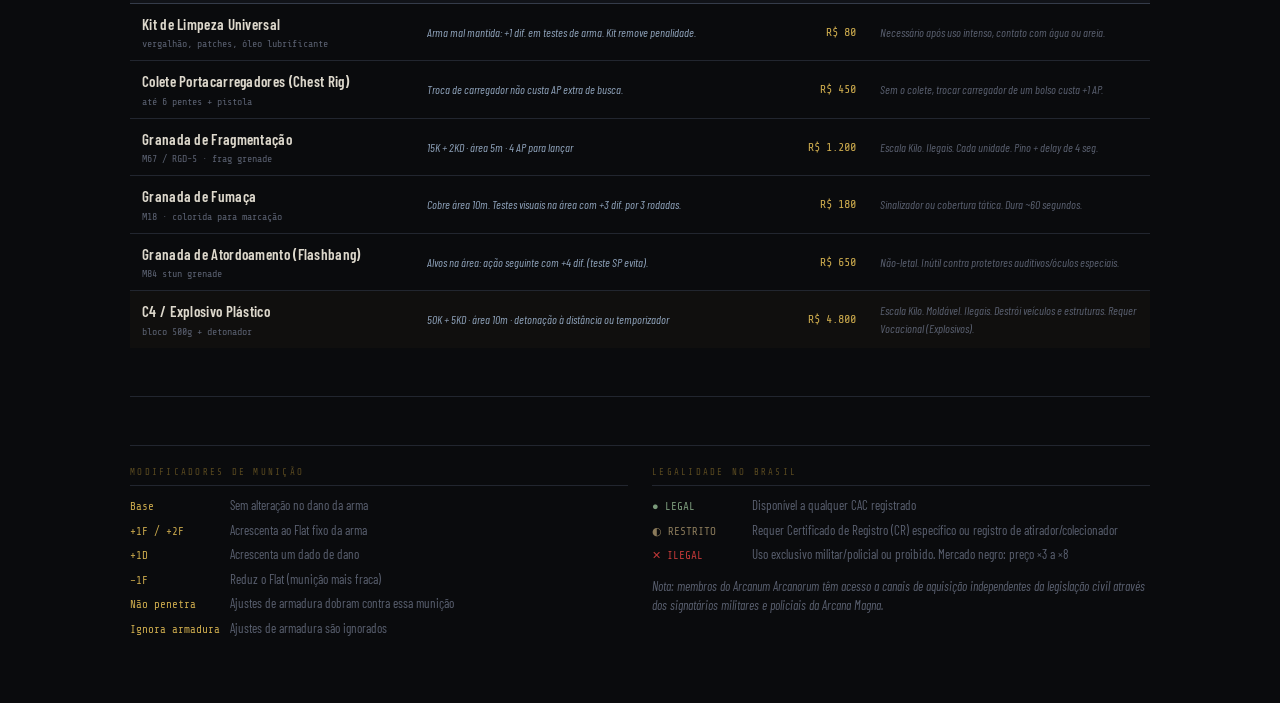
<file: municao-acessorios.html>
<!DOCTYPE html>
<html lang="pt-BR">
<head>
<meta charset="UTF-8">
<meta name="viewport" content="width=device-width, initial-scale=1.0">
<title>Munição, Carregadores & Acessórios — D10/0</title>
<style>
@import url('https://fonts.googleapis.com/css2?family=Barlow+Condensed:ital,wght@0,300;0,400;0,500;0,600;0,700;1,400&family=Share+Tech+Mono&display=swap');

:root {
  --bg:          #0a0b0d;
  --surface:     #111318;
  --panel:       #161920;
  --border:      #22262f;
  --border-hi:   #353c4a;
  --text:        #c8cdd8;
  --text-dim:    #5a6070;
  --text-mono:   #7a9a7a;
  --accent:      #c9a84c;
  --accent-dim:  #5a4a20;
  --red:         #c03838;
  --red-dim:     #4a1818;
  --green:       #4a8a5a;
  --silver:      #8fa3bb;

  --cat-ammo:      #6a8a5a;
  --cat-mag:       #5a7a9a;
  --cat-optics:    #8a7a5a;
  --cat-tactical:  #7a5a8a;
  --cat-misc:      #6a6a5a;
}

*, *::before, *::after { box-sizing: border-box; margin: 0; padding: 0; }
html { scroll-behavior: smooth; }

body {
  background: var(--bg);
  color: var(--text);
  font-family: 'Barlow Condensed', sans-serif;
  font-size: 15px;
  line-height: 1.5;
  min-height: 100vh;
}

body::after {
  content: '';
  position: fixed; inset: 0; pointer-events: none; z-index: 0;
  background: repeating-linear-gradient(
    0deg, transparent, transparent 2px,
    rgba(0,0,0,0.06) 2px, rgba(0,0,0,0.06) 4px
  );
}

.page { position: relative; z-index: 1; max-width: 1060px; margin: 0 auto; padding: 0 20px 60px; }

/* ── HEADER ── */
header {
  border-bottom: 1px solid var(--border);
  padding: 36px 0 24px;
  margin-bottom: 32px;
  display: grid;
  grid-template-columns: 1fr auto;
  align-items: end;
  gap: 24px;
}

.doc-tag {
  font-family: 'Share Tech Mono', monospace;
  font-size: 10px;
  color: var(--accent);
  letter-spacing: 0.2em;
  text-transform: uppercase;
  margin-bottom: 8px;
  opacity: 0.7;
}

h1 {
  font-size: clamp(28px, 4vw, 46px);
  font-weight: 700;
  letter-spacing: 0.04em;
  text-transform: uppercase;
  color: #e8e4dc;
  line-height: 1;
}

h1 span { color: var(--accent); }

.header-meta {
  font-family: 'Share Tech Mono', monospace;
  font-size: 10px;
  color: var(--text-dim);
  letter-spacing: 0.15em;
  line-height: 2;
  text-align: right;
}

/* ── CALIBER INDEX ── */
.caliber-index {
  display: flex;
  flex-wrap: wrap;
  gap: 6px;
  margin-bottom: 36px;
}

.cal-tag {
  font-family: 'Share Tech Mono', monospace;
  font-size: 10px;
  padding: 4px 8px;
  border: 1px solid var(--border-hi);
  color: var(--text-dim);
  background: var(--panel);
  letter-spacing: 0.1em;
  cursor: default;
  transition: color 0.2s, border-color 0.2s;
}
.cal-tag:hover { color: var(--accent); border-color: var(--accent-dim); }

/* ── CATEGORY SECTION ── */
.cat-section { margin-bottom: 48px; }

.cat-header {
  display: flex;
  align-items: center;
  gap: 12px;
  margin-bottom: 16px;
  padding-bottom: 8px;
  border-bottom: 1px solid var(--border);
}

.cat-pip { width: 8px; height: 8px; flex-shrink: 0; }
.cat-title { font-size: 11px; font-weight: 600; letter-spacing: 0.35em; text-transform: uppercase; flex: 1; }
.cat-count { font-family: 'Share Tech Mono', monospace; font-size: 10px; color: var(--text-dim); }

.cat-ammo    .cat-pip { background: var(--cat-ammo); }
.cat-ammo    .cat-title { color: var(--cat-ammo); }
.cat-mag     .cat-pip { background: var(--cat-mag); }
.cat-mag     .cat-title { color: var(--cat-mag); }
.cat-optics  .cat-pip { background: var(--cat-optics); }
.cat-optics  .cat-title { color: var(--cat-optics); }
.cat-tactical .cat-pip { background: var(--cat-tactical); }
.cat-tactical .cat-title { color: var(--cat-tactical); }
.cat-misc    .cat-pip { background: var(--cat-misc); }
.cat-misc    .cat-title { color: var(--cat-misc); }

/* ── TABLE ── */
.eq-table { width: 100%; border-collapse: collapse; font-size: 14px; }

.eq-table thead tr { background: var(--surface); }

.eq-table th {
  font-family: 'Share Tech Mono', monospace;
  font-size: 9px;
  letter-spacing: 0.2em;
  text-transform: uppercase;
  color: var(--text-dim);
  text-align: left;
  padding: 8px 12px;
  border-bottom: 1px solid var(--border-hi);
  white-space: nowrap;
  font-weight: 400;
}
.eq-table th.r { text-align: right; }
.eq-table th.c { text-align: center; }

.eq-table td {
  padding: 9px 12px;
  border-bottom: 1px solid var(--border);
  vertical-align: middle;
}
.eq-table tr:last-child td { border-bottom: none; }
.eq-table tr:hover td { background: rgba(255,255,255,0.02); }
tr.featured td { background: rgba(201,168,76,0.03); }

.item-name { font-size: 15px; font-weight: 600; color: #ddd8cc; letter-spacing: 0.02em; }
.item-sub { font-family: 'Share Tech Mono', monospace; font-size: 10px; color: var(--text-dim); margin-top: 1px; }

td.mono { font-family: 'Share Tech Mono', monospace; font-size: 13px; color: var(--text-mono); }
td.r    { text-align: right; }
td.c    { text-align: center; }

td.cost {
  font-family: 'Share Tech Mono', monospace;
  font-size: 12px;
  color: var(--accent);
  text-align: right;
  white-space: nowrap;
}

td.effect {
  font-size: 12px;
  color: var(--silver);
  font-style: italic;
}

td.notes {
  font-size: 12px;
  color: var(--text-dim);
  font-style: italic;
  max-width: 240px;
}

/* compatibility badges */
.compat {
  display: flex;
  flex-wrap: wrap;
  gap: 3px;
}
.badge {
  font-family: 'Share Tech Mono', monospace;
  font-size: 9px;
  padding: 1px 5px;
  border: 1px solid var(--border-hi);
  color: var(--text-dim);
  background: var(--surface);
  white-space: nowrap;
}
.badge.hi { border-color: var(--accent-dim); color: var(--accent); }

/* damage mod tag */
.dmg-mod {
  font-family: 'Share Tech Mono', monospace;
  font-size: 12px;
  white-space: nowrap;
}
.dmg-up   { color: #d4884a; }
.dmg-down { color: var(--text-mono); }
.dmg-neu  { color: var(--text-dim); }

/* ── RULE ── */
.rule { height: 1px; background: var(--border); margin: 0 0 40px; }

/* ── FOOTNOTES ── */
.footnotes {
  margin-top: 48px;
  padding-top: 20px;
  border-top: 1px solid var(--border);
  display: grid;
  grid-template-columns: 1fr 1fr;
  gap: 24px;
}

.fn-title {
  font-family: 'Share Tech Mono', monospace;
  font-size: 9px; letter-spacing: 0.25em; text-transform: uppercase;
  color: var(--accent-dim); margin-bottom: 10px;
  padding-bottom: 6px; border-bottom: 1px solid var(--border);
}
.fn-row { display: flex; gap: 10px; margin-bottom: 5px; font-size: 13px; align-items: baseline; }
.fn-key { font-family: 'Share Tech Mono', monospace; font-size: 11px; color: var(--accent); min-width: 90px; flex-shrink: 0; }
.fn-val { color: var(--text-dim); }

/* legality flag */
.flag-legal   { color: var(--text-mono); font-size: 10px; font-family: 'Share Tech Mono', monospace; }
.flag-illegal { color: var(--red);       font-size: 10px; font-family: 'Share Tech Mono', monospace; }
.flag-gray    { color: #8a7a5a;          font-size: 10px; font-family: 'Share Tech Mono', monospace; }

@media (max-width: 700px) {
  .footnotes { grid-template-columns: 1fr; }
  header { grid-template-columns: 1fr; }
  .header-meta { text-align: left; }
  td.notes { display: none; }
}
</style>
</head>
<body>
<div class="page">

  <!-- HEADER -->
  <header>
    <div>
      <div class="doc-tag">D10/0 System · Arcanum Arcanorum · Suplemento de Campo — Vol. II</div>
      <h1>Munição, Carregadores <span>&amp;</span> Acessórios</h1>
      <div style="font-size:13px;color:var(--text-dim);margin-top:6px;font-style:italic;">
        Preços de referência em R$ · Base: mercado brasileiro, mai/2026 · Valores civis; mercado negro ×3 a ×8
      </div>
    </div>
    <div class="header-meta">
      REV 1.0 · ARCANUM ARCANORUM<br>
      CLASSIFICAÇÃO: VIGILIS+<br>
      ACESSO: GRAU I
    </div>
  </header>

  <!-- CALIBER INDEX -->
  <div class="caliber-index">
    <span style="font-family:'Share Tech Mono',monospace;font-size:9px;color:var(--text-dim);letter-spacing:0.2em;align-self:center;">CALIBRES COBERTOS ▸</span>
    <span class="cal-tag">.38 SPL</span>
    <span class="cal-tag">9mm</span>
    <span class="cal-tag">.45 ACP</span>
    <span class="cal-tag">.44 Mag</span>
    <span class="cal-tag">5.56mm</span>
    <span class="cal-tag">.308 Win</span>
    <span class="cal-tag">7.62×39</span>
    <span class="cal-tag">7.62×51</span>
    <span class="cal-tag">.50 BMG</span>
    <span class="cal-tag">12ga</span>
    <span class="cal-tag">Flechas</span>
    <span class="cal-tag">40mm</span>
  </div>

  <!-- ══════════ MUNIÇÃO ══════════ -->
  <div class="cat-section cat-ammo">
    <div class="cat-header">
      <div class="cat-pip"></div>
      <div class="cat-title">Munição — caixas padrão</div>
      <div class="cat-count">14 itens</div>
    </div>
    <table class="eq-table">
      <thead>
        <tr>
          <th>Calibre / Tipo</th>
          <th>Qtd. / caixa</th>
          <th>Efeito no Dano</th>
          <th>Compatibilidade</th>
          <th class="r">Preço (R$)</th>
          <th class="r">Legalidade</th>
          <th>Notas</th>
        </tr>
      </thead>
      <tbody>

        <tr>
          <td><div class="item-name">.38 SPL — Padrão LPC</div><div class="item-sub">CBC Polymatch · Full Metal Jacket</div></td>
          <td class="mono c">50</td>
          <td class="dmg-neu dmg-mod">Base</td>
          <td><div class="compat"><span class="badge">Revólver .38</span></div></td>
          <td class="cost">R$ 340</td>
          <td><span class="flag-legal">● LEGAL</span></td>
          <td class="notes">Munição mais comum do Brasil. Fácil de encontrar.</td>
        </tr>

        <tr>
          <td><div class="item-name">.38 SPL — Expansiva HP</div><div class="item-sub">Hollow Point · defesa pessoal</div></td>
          <td class="mono c">20</td>
          <td class="dmg-up dmg-mod">+1D, não penetra armadura</td>
          <td><div class="compat"><span class="badge">Revólver .38</span></div></td>
          <td class="cost">R$ 280</td>
          <td><span class="flag-gray">◐ RESTRITO</span></td>
          <td class="notes">Expande no alvo. Dano adicional em carne, não atravessa colete.</td>
        </tr>

        <tr>
          <td><div class="item-name">9mm Luger — Padrão ETOG</div><div class="item-sub">CBC 124gr · Full Metal Jacket</div></td>
          <td class="mono c">50</td>
          <td class="dmg-neu dmg-mod">Base</td>
          <td><div class="compat"><span class="badge">Pistola 9mm</span><span class="badge">P. Compacta</span><span class="badge">SMG</span></div></td>
          <td class="cost">R$ 490</td>
          <td><span class="flag-legal">● LEGAL</span></td>
          <td class="notes">Padrão militar/policial brasileiro. Onipresente.</td>
        </tr>

        <tr>
          <td><div class="item-name">9mm — Expansiva +P</div><div class="item-sub">Hollow Point overpressure</div></td>
          <td class="mono c">20</td>
          <td class="dmg-up dmg-mod">+1F, não penetra armadura</td>
          <td><div class="compat"><span class="badge">Pistola 9mm</span><span class="badge">P. Compacta</span></div></td>
          <td class="cost">R$ 350</td>
          <td><span class="flag-gray">◐ RESTRITO</span></td>
          <td class="notes">Pressão extra. Não usar em armas antigas ou danificadas.</td>
        </tr>

        <tr>
          <td><div class="item-name">9mm — Subsônica</div><div class="item-sub">147gr · para uso com supressor</div></td>
          <td class="mono c">50</td>
          <td class="dmg-down dmg-mod">−1F, silencia com supressor</td>
          <td><div class="compat"><span class="badge">Pistola 9mm</span><span class="badge">SMG</span></div></td>
          <td class="cost">R$ 620</td>
          <td><span class="flag-legal">● LEGAL</span></td>
          <td class="notes">Sem estouro supersônico. Essencial com supressor.</td>
        </tr>

        <tr>
          <td><div class="item-name">.45 ACP — Padrão FMJ</div><div class="item-sub">230gr ball</div></td>
          <td class="mono c">50</td>
          <td class="dmg-neu dmg-mod">Base</td>
          <td><div class="compat"><span class="badge">Pistola .45</span></div></td>
          <td class="cost">R$ 680</td>
          <td><span class="flag-legal">● LEGAL</span></td>
          <td class="notes">Alta massa, baixa velocidade. Bom stopping power.</td>
        </tr>

        <tr>
          <td><div class="item-name">.44 Magnum — Padrão JSP</div><div class="item-sub">240gr jacketed soft point</div></td>
          <td class="mono c">50</td>
          <td class="dmg-neu dmg-mod">Base</td>
          <td><div class="compat"><span class="badge">Pistola .44</span></div></td>
          <td class="cost">R$ 900</td>
          <td><span class="flag-gray">◐ RESTRITO</span></td>
          <td class="notes">Calibre restrito no Brasil. Requer CR de atirador.</td>
        </tr>

        <tr>
          <td><div class="item-name">5.56mm NATO / .223 Rem</div><div class="item-sub">55gr FMJ · M193</div></td>
          <td class="mono c">20</td>
          <td class="dmg-neu dmg-mod">Base</td>
          <td><div class="compat"><span class="badge">Fuzil de Assalto</span><span class="badge">Carabina .223</span></div></td>
          <td class="cost">R$ 280</td>
          <td><span class="flag-gray">◐ RESTRITO</span></td>
          <td class="notes">Munição padrão OTAN. Alta velocidade, fragmenta no alvo.</td>
        </tr>

        <tr>
          <td><div class="item-name">.308 Win / 7.62×51 NATO</div><div class="item-sub">147gr FMJ boat-tail</div></td>
          <td class="mono c">20</td>
          <td class="dmg-neu dmg-mod">Base</td>
          <td><div class="compat"><span class="badge">Rifle de Caça</span><span class="badge">Sniper 7.62</span></div></td>
          <td class="cost">R$ 420</td>
          <td><span class="flag-gray">◐ RESTRITO</span></td>
          <td class="notes">Excelente precisão a longas distâncias. Penetra vidro blindado leve.</td>
        </tr>

        <tr>
          <td><div class="item-name">.308 Win — Expansiva Match</div><div class="item-sub">168gr HPBT Sierra MatchKing</div></td>
          <td class="mono c">20</td>
          <td class="dmg-up dmg-mod">+2F a longa distância</td>
          <td><div class="compat"><span class="badge">Rifle de Caça</span><span class="badge">Sniper 7.62</span></div></td>
          <td class="cost">R$ 750</td>
          <td><span class="flag-gray">◐ RESTRITO</span></td>
          <td class="notes">Para tiro de precisão. +2F se distância > 200m.</td>
        </tr>

        <tr class="featured">
          <td><div class="item-name">.50 BMG</div><div class="item-sub">660gr FMJ · Armor Piercing</div></td>
          <td class="mono c">10</td>
          <td class="dmg-up dmg-mod">Ignora armaduras leves</td>
          <td><div class="compat"><span class="badge hi">Rifle Anti-Material</span></div></td>
          <td class="cost">R$ 1.400</td>
          <td><span class="flag-illegal">✕ ILEGAL (civil)</span></td>
          <td class="notes">Apenas militar/policial. Perfura veículos e paredes de concreto.</td>
        </tr>

        <tr>
          <td><div class="item-name">12ga — Chumbo Grosso (00 Buck)</div><div class="item-sub">9 projéteis · defense load</div></td>
          <td class="mono c">25</td>
          <td class="dmg-neu dmg-mod">Base (Blast Fire)</td>
          <td><div class="compat"><span class="badge">Escopeta Cal.12</span><span class="badge">Semi-auto</span><span class="badge">Duplo</span><span class="badge">Tática</span></div></td>
          <td class="cost">R$ 180</td>
          <td><span class="flag-legal">● LEGAL</span></td>
          <td class="notes">Padrão de defesa. Múltiplos projéteis simultâneos.</td>
        </tr>

        <tr>
          <td><div class="item-name">12ga — Slug</div><div class="item-sub">Projétil único sólido · 1oz</div></td>
          <td class="mono c">10</td>
          <td class="dmg-up dmg-mod">+5F, sem dispersão</td>
          <td><div class="compat"><span class="badge">Escopeta Cal.12</span><span class="badge">Semi-auto</span></div></td>
          <td class="cost">R$ 120</td>
          <td><span class="flag-legal">● LEGAL</span></td>
          <td class="notes">Projétil único de alta energia. Sem efeito Blast Fire — trata como rifle (alcance 60m).</td>
        </tr>

        <tr>
          <td><div class="item-name">Flechas — Campo / Ponta Fixa</div><div class="item-sub">Carbono · 400gr · broadhead</div></td>
          <td class="mono c">12</td>
          <td class="dmg-neu dmg-mod">Base</td>
          <td><div class="compat"><span class="badge">Arco Composto</span></div></td>
          <td class="cost">R$ 160</td>
          <td><span class="flag-legal">● LEGAL</span></td>
          <td class="notes">Silenciosas. Reutilizáveis se recuperadas intactas.</td>
        </tr>

      </tbody>
    </table>
  </div>

  <!-- ══════════ CARREGADORES ══════════ -->
  <div class="cat-section cat-mag">
    <div class="cat-header">
      <div class="cat-pip"></div>
      <div class="cat-title">Carregadores &amp; Pentes Extras</div>
      <div class="cat-count">08 itens</div>
    </div>
    <table class="eq-table">
      <thead>
        <tr>
          <th>Item</th>
          <th class="c">Capacidade</th>
          <th>Compatibilidade</th>
          <th class="c">Recarga (AP)</th>
          <th class="r">Preço (R$)</th>
          <th>Notas</th>
        </tr>
      </thead>
      <tbody>

        <tr>
          <td><div class="item-name">Speedloader Revólver .38</div><div class="item-sub">HKS / Safariland</div></td>
          <td class="mono c">6</td>
          <td><div class="compat"><span class="badge">Revólver .38</span></div></td>
          <td class="mono c">2 AP</td>
          <td class="cost">R$ 120</td>
          <td class="notes">Reduz recarga do revólver de 4 AP para 2 AP.</td>
        </tr>

        <tr>
          <td><div class="item-name">Carregador Original Glock 9mm</div><div class="item-sub">17 / 19 tiros · Glock OEM</div></td>
          <td class="mono c">17</td>
          <td><div class="compat"><span class="badge">Pistola 9mm</span><span class="badge">SMG</span></div></td>
          <td class="mono c">1 AP</td>
          <td class="cost">R$ 550</td>
          <td class="notes">Carregador tático, drop-free. Padrão para troca rápida.</td>
        </tr>

        <tr>
          <td><div class="item-name">Carregador Estendido 9mm</div><div class="item-sub">ProMag / ETS · 32 tiros</div></td>
          <td class="mono c">32</td>
          <td><div class="compat"><span class="badge">Pistola 9mm</span><span class="badge">SMG</span></div></td>
          <td class="mono c">1 AP</td>
          <td class="cost">R$ 420</td>
          <td class="notes">Pente maior. +15 rounds sem recarregar. Ligeiramente mais pesado.</td>
        </tr>

        <tr>
          <td><div class="item-name">Carregador .45 ACP</div><div class="item-sub">Original Colt M1911 · 7 tiros</div></td>
          <td class="mono c">7</td>
          <td><div class="compat"><span class="badge">Pistola .45</span></div></td>
          <td class="mono c">1 AP</td>
          <td class="cost">R$ 480</td>
          <td class="notes">Capacidade menor, mas confiável.</td>
        </tr>

        <tr>
          <td><div class="item-name">Carregador PMAG AR15 / M4</div><div class="item-sub">Magpul Gen M3 · 30 tiros · 5.56</div></td>
          <td class="mono c">30</td>
          <td><div class="compat"><span class="badge">Fuzil Assalto</span><span class="badge">Carabina .223</span></div></td>
          <td class="mono c">1 AP</td>
          <td class="cost">R$ 280</td>
          <td class="notes">Polímero reforçado, resistente a impactos. Padrão operacional.</td>
        </tr>

        <tr>
          <td><div class="item-name">Carregador PMAG AK · 7.62×39</div><div class="item-sub">Magpul · 30 tiros</div></td>
          <td class="mono c">30</td>
          <td><div class="compat"><span class="badge">Fuzil AK/AKM</span></div></td>
          <td class="mono c">1 AP</td>
          <td class="cost">R$ 260</td>
          <td class="notes">Compatível com AK-47 e variantes. Alimentação confiável.</td>
        </tr>

        <tr>
          <td><div class="item-name">Tambor 100 rounds · 5.56</div><div class="item-sub">Beta-C / Surefire · drum mag</div></td>
          <td class="mono c">100</td>
          <td><div class="compat"><span class="badge">Fuzil Assalto</span><span class="badge">Metralhadora Leve</span></div></td>
          <td class="mono c">3 AP</td>
          <td class="cost">R$ 1.800</td>
          <td class="notes">Supressão prolongada sem recarga. Pesado; −1 AG enquanto acoplado.</td>
        </tr>

        <tr class="featured">
          <td><div class="item-name">Carregador .338 / .308 para Sniper</div><div class="item-sub">AI / AICS / Accuracy International · 10 tiros</div></td>
          <td class="mono c">10</td>
          <td><div class="compat"><span class="badge hi">Rifle Sniper</span></div></td>
          <td class="mono c">2 AP</td>
          <td class="cost">R$ 950</td>
          <td class="notes">Recarga de ferrolho manual mais rápida com pente destacável.</td>
        </tr>

      </tbody>
    </table>
  </div>

  <!-- ══════════ ÓPTICA ══════════ -->
  <div class="cat-section cat-optics">
    <div class="cat-header">
      <div class="cat-pip"></div>
      <div class="cat-title">Óptica — Miras &amp; Lunetas</div>
      <div class="cat-count">07 itens</div>
    </div>
    <table class="eq-table">
      <thead>
        <tr>
          <th>Item</th>
          <th>Efeito em Jogo</th>
          <th>Compatibilidade</th>
          <th class="r">Preço (R$)</th>
          <th>Notas</th>
        </tr>
      </thead>
      <tbody>

        <tr>
          <td><div class="item-name">Mira de Ponto Vermelho (Red Dot)</div><div class="item-sub">ex.: Trijicon MRO / Holosun 510C</div></td>
          <td class="effect">Aquisição de alvo rápida. −1 dificuldade em alvos até 50m.</td>
          <td><div class="compat"><span class="badge">Pistola</span><span class="badge">Fuzil</span><span class="badge">Escopeta</span><span class="badge">SMG</span></div></td>
          <td class="cost">R$ 1.200</td>
          <td class="notes">Ideal para combate próximo e médio. Sem ampliação.</td>
        </tr>

        <tr>
          <td><div class="item-name">Luneta 3–9×40mm</div><div class="item-sub">ex.: Rossi / Hawke Airmax</div></td>
          <td class="effect">−1 dif. em alvos a 100–300m. Inútil &lt; 50m.</td>
          <td><div class="compat"><span class="badge">Rifle de Caça</span><span class="badge">Carabina</span></div></td>
          <td class="cost">R$ 800</td>
          <td class="notes">Versátil. Boa para caça e tiro esportivo.</td>
        </tr>

        <tr class="featured">
          <td><div class="item-name">Luneta Tática 4–16×50mm FFP</div><div class="item-sub">ex.: Vector Optics Viper / Discovery</div></td>
          <td class="effect">−2 dif. em alvos a 200–600m. Inútil &lt; 100m.</td>
          <td><div class="compat"><span class="badge">Rifle Sniper</span><span class="badge">Precision Urbano</span></div></td>
          <td class="cost">R$ 2.400</td>
          <td class="notes">Primeiro plano focal — retículo escala com zoom. Para snipers.</td>
        </tr>

        <tr class="featured">
          <td><div class="item-name">Luneta Anti-Material 10–40×56mm</div><div class="item-sub">ex.: Nightforce ATACR · long-range</div></td>
          <td class="effect">−3 dif. em alvos a 500m+. Inútil &lt; 200m.</td>
          <td><div class="compat"><span class="badge hi">Rifle Anti-Material</span></div></td>
          <td class="cost">R$ 9.500</td>
          <td class="notes">Para alvos a mais de 1km. Requer bipé para usar efetivamente.</td>
        </tr>

        <tr>
          <td><div class="item-name">Colimador Holográfico</div><div class="item-sub">ex.: EOTech EXPS / Vortex AMG</div></td>
          <td class="effect">−1 dif. em alvos até 100m. Funciona com óculos NV.</td>
          <td><div class="compat"><span class="badge">Fuzil</span><span class="badge">Carabina</span><span class="badge">SMG</span></div></td>
          <td class="cost">R$ 3.200</td>
          <td class="notes">Padrão de operações especiais. Compatível com night vision.</td>
        </tr>

        <tr>
          <td><div class="item-name">Mira Laser Tática</div><div class="item-sub">ex.: Crimson Trace / Olight Baldr</div></td>
          <td class="effect">−1 dif. em qualquer alcance da arma. Denuncia posição.</td>
          <td><div class="compat"><span class="badge">Pistola</span><span class="badge">SMG</span><span class="badge">Escopeta</span></div></td>
          <td class="cost">R$ 680</td>
          <td class="notes">Ponteiro visível. Inimigos podem rastrear o usuário pelo feixe.</td>
        </tr>

        <tr>
          <td><div class="item-name">Óculos de Visão Noturna (NVG)</div><div class="item-sub">ex.: PVS-14 / Gen II monocular</div></td>
          <td class="effect">Anula penalidade de escuridão. +2 dif. p/ inimigos sem NV.</td>
          <td><div class="compat"><span class="badge">Universal</span></div></td>
          <td class="cost">R$ 18.000</td>
          <td class="notes">Montagem em capacete ou cabeça. Geração II cobre até 100m.</td>
        </tr>

      </tbody>
    </table>
  </div>

  <!-- ══════════ ACESSÓRIOS TÁTICOS ══════════ -->
  <div class="cat-section cat-tactical">
    <div class="cat-header">
      <div class="cat-pip"></div>
      <div class="cat-title">Acessórios Táticos</div>
      <div class="cat-count">09 itens</div>
    </div>
    <table class="eq-table">
      <thead>
        <tr>
          <th>Item</th>
          <th>Efeito em Jogo</th>
          <th>Compatibilidade</th>
          <th class="r">Preço (R$)</th>
          <th>Notas</th>
        </tr>
      </thead>
      <tbody>

        <tr>
          <td><div class="item-name">Supressor / Silenciador 9mm</div><div class="item-sub">ex.: Gemtech / Griffin Armament</div></td>
          <td class="effect">Tiro não identificável a &gt;30m. −2 dif. em furtividade.</td>
          <td><div class="compat"><span class="badge">Pistola 9mm</span><span class="badge">SMG 9mm</span></div></td>
          <td class="cost">R$ 4.500</td>
          <td class="notes">Requer munição subsônica para silêncio total. +1 AP por bulkiness.</td>
        </tr>

        <tr>
          <td><div class="item-name">Supressor Rifle .308</div><div class="item-sub">ex.: SureFire SOCOM / Dead Air</div></td>
          <td class="effect">Reduz som; tiro não localizável a &gt;100m.</td>
          <td><div class="compat"><span class="badge">Rifle Sniper</span><span class="badge">Precision Urbano</span></div></td>
          <td class="cost">R$ 8.500</td>
          <td class="notes">Reduz recuo em 15%. Aumenta comprimento do cano em ~20cm.</td>
        </tr>

        <tr>
          <td><div class="item-name">Lanterna Tática Para Arma</div><div class="item-sub">ex.: Olight PL-Pro / SureFire X300</div></td>
          <td class="effect">Ilumina 50m. Alvo deslumbrado por 1 rodada (teste FO).</td>
          <td><div class="compat"><span class="badge">Pistola</span><span class="badge">Fuzil</span><span class="badge">SMG</span><span class="badge">Escopeta</span></div></td>
          <td class="cost">R$ 1.100</td>
          <td class="notes">Acoplada ao trilho Picatinny. 500+ lúmens. Botão de pressão.</td>
        </tr>

        <tr>
          <td><div class="item-name">Bipé Tático</div><div class="item-sub">ex.: Harris / Atlas · ajustável</div></td>
          <td class="effect">Em posição deitada: −2 dif. em tiros de precisão.</td>
          <td><div class="compat"><span class="badge">Rifle Sniper</span><span class="badge">Metralhadora Leve</span><span class="badge">Anti-Material</span></div></td>
          <td class="cost">R$ 750</td>
          <td class="notes">Dobra quando não usado. Essencial para tiro além de 400m.</td>
        </tr>

        <tr>
          <td><div class="item-name">Coronha Dobrável / Ajustável</div><div class="item-sub">ex.: Magpul CTR / MOE</div></td>
          <td class="effect">Arma torna-se ocultável. −1 ao alcance efetivo.</td>
          <td><div class="compat"><span class="badge">Fuzil</span><span class="badge">Carabina</span><span class="badge">SMG</span></div></td>
          <td class="cost">R$ 380</td>
          <td class="notes">Reduz comprimento total em ~25cm. Sob casaco com esforço.</td>
        </tr>

        <tr>
          <td><div class="item-name">Punho Frontal (Foregrip)</div><div class="item-sub">Vertical ou angled grip · Picatinny</div></td>
          <td class="effect">−1 dif. em ataques com rajada. Não aplicável a pistolas.</td>
          <td><div class="compat"><span class="badge">Fuzil</span><span class="badge">SMG</span><span class="badge">Escopeta Tática</span></div></td>
          <td class="cost">R$ 220</td>
          <td class="notes">Reduz desvio em disparos contínuos. Fácil de instalar.</td>
        </tr>

        <tr>
          <td><div class="item-name">Coldre Tático de Coxa</div><div class="item-sub">Serpa / BlackHawk · kydex</div></td>
          <td class="effect">Saque: 1 AP (vs. 2 sem coldre tático).</td>
          <td><div class="compat"><span class="badge">Pistola</span><span class="badge">Revólver</span></div></td>
          <td class="cost">R$ 320</td>
          <td class="notes">Retenção por trava de segurança. Acesso rápido em combate.</td>
        </tr>

        <tr class="featured">
          <td><div class="item-name">Lançador de Granadas Acoplado</div><div class="item-sub">M203 / HK79 · trilho inferior</div></td>
          <td class="effect">Adiciona ação de Lança-Granada ao fuzil. +2 AP para usar.</td>
          <td><div class="compat"><span class="badge hi">Fuzil de Assalto</span></div></td>
          <td class="cost">R$ 6.500</td>
          <td class="notes">Dano e escala igual ao Lança-Granada standalone. Recarga 3 AP.</td>
        </tr>

        <tr>
          <td><div class="item-name">Kit Supressor Improvisado</div><div class="item-sub">Construção artesanal · garrafa PET / solvent trap</div></td>
          <td class="effect">Reduz som; −1 dif. furtividade. Dura 3–5 tiros.</td>
          <td><div class="compat"><span class="badge">Pistola 9mm</span><span class="badge">.22</span></div></td>
          <td class="cost">R$ 15</td>
          <td class="notes">Solução de campo. Degrada rapidamente. Fabricação ilegal no Brasil.</td>
        </tr>

      </tbody>
    </table>
  </div>

  <!-- ══════════ MANUTENÇÃO & MISC ══════════ -->
  <div class="cat-section cat-misc">
    <div class="cat-header">
      <div class="cat-pip"></div>
      <div class="cat-title">Manutenção &amp; Equipamento de Suporte</div>
      <div class="cat-count">06 itens</div>
    </div>
    <table class="eq-table">
      <thead>
        <tr>
          <th>Item</th>
          <th>Efeito em Jogo</th>
          <th class="r">Preço (R$)</th>
          <th>Notas</th>
        </tr>
      </thead>
      <tbody>

        <tr>
          <td><div class="item-name">Kit de Limpeza Universal</div><div class="item-sub">vergalhão, patches, óleo lubrificante</div></td>
          <td class="effect">Arma mal mantida: +1 dif. em testes de arma. Kit remove penalidade.</td>
          <td class="cost">R$ 80</td>
          <td class="notes">Necessário após uso intenso, contato com água ou areia.</td>
        </tr>

        <tr>
          <td><div class="item-name">Colete Portacarregadores (Chest Rig)</div><div class="item-sub">até 6 pentes + pistola</div></td>
          <td class="effect">Troca de carregador não custa AP extra de busca.</td>
          <td class="cost">R$ 450</td>
          <td class="notes">Sem o colete, trocar carregador de um bolso custa +1 AP.</td>
        </tr>

        <tr>
          <td><div class="item-name">Granada de Fragmentação</div><div class="item-sub">M67 / RGD-5 · frag grenade</div></td>
          <td class="effect">15K + 2KD · área 5m · 4 AP para lançar</td>
          <td class="cost">R$ 1.200</td>
          <td class="notes">Escala Kilo. Ilegais. Cada unidade. Pino + delay de 4 seg.</td>
        </tr>

        <tr>
          <td><div class="item-name">Granada de Fumaça</div><div class="item-sub">M18 · colorida para marcação</div></td>
          <td class="effect">Cobre área 10m. Testes visuais na área com +3 dif. por 3 rodadas.</td>
          <td class="cost">R$ 180</td>
          <td class="notes">Sinalizador ou cobertura tática. Dura ~60 segundos.</td>
        </tr>

        <tr>
          <td><div class="item-name">Granada de Atordoamento (Flashbang)</div><div class="item-sub">M84 stun grenade</div></td>
          <td class="effect">Alvos na área: ação seguinte com +4 dif. (teste SP evita).</td>
          <td class="cost">R$ 650</td>
          <td class="notes">Não-letal. Inútil contra protetores auditivos/óculos especiais.</td>
        </tr>

        <tr class="featured">
          <td><div class="item-name">C4 / Explosivo Plástico</div><div class="item-sub">bloco 500g + detonador</div></td>
          <td class="effect">50K + 5KD · área 10m · detonação à distância ou temporizador</td>
          <td class="cost">R$ 4.800</td>
          <td class="notes">Escala Kilo. Moldável. Ilegais. Destrói veículos e estruturas. Requer Vocacional (Explosivos).</td>
        </tr>

      </tbody>
    </table>
  </div>

  <div class="rule"></div>

  <!-- FOOTNOTES -->
  <div class="footnotes">
    <div>
      <div class="fn-title">Modificadores de Munição</div>
      <div class="fn-row"><span class="fn-key">Base</span><span class="fn-val">Sem alteração no dano da arma</span></div>
      <div class="fn-row"><span class="fn-key">+1F / +2F</span><span class="fn-val">Acrescenta ao Flat fixo da arma</span></div>
      <div class="fn-row"><span class="fn-key">+1D</span><span class="fn-val">Acrescenta um dado de dano</span></div>
      <div class="fn-row"><span class="fn-key">−1F</span><span class="fn-val">Reduz o Flat (munição mais fraca)</span></div>
      <div class="fn-row"><span class="fn-key">Não penetra</span><span class="fn-val">Ajustes de armadura dobram contra essa munição</span></div>
      <div class="fn-row"><span class="fn-key">Ignora armadura</span><span class="fn-val">Ajustes de armadura são ignorados</span></div>
    </div>
    <div>
      <div class="fn-title">Legalidade no Brasil</div>
      <div class="fn-row"><span class="fn-key fn-key" style="color:var(--text-mono);">● LEGAL</span><span class="fn-val">Disponível a qualquer CAC registrado</span></div>
      <div class="fn-row"><span class="fn-key" style="color:#8a7a5a;">◐ RESTRITO</span><span class="fn-val">Requer Certificado de Registro (CR) específico ou registro de atirador/colecionador</span></div>
      <div class="fn-row"><span class="fn-key" style="color:var(--red);">✕ ILEGAL</span><span class="fn-val">Uso exclusivo militar/policial ou proibido. Mercado negro: preço ×3 a ×8</span></div>
      <div style="margin-top:12px;" class="fn-row"><span class="fn-val" style="font-style:italic;color:var(--text-dim);">Nota: membros do Arcanum Arcanorum têm acesso a canais de aquisição independentes da legislação civil através dos signatários militares e policiais da Arcana Magna.</span></div>
    </div>
  </div>

</div>
</body>
</html>
</file>
<file: styles/index-codex.css>
@import url('https://fonts.googleapis.com/css2?family=Cinzel+Decorative:wght@400;700&family=Cinzel:wght@400;600&family=IM+Fell+English:ital@0;1&family=Share+Tech+Mono&display=swap');

:root {
  --gold:       #c9a84c;
  --gold-light: #e8c97a;
  --gold-dim:   #7a5e28;
  --silver:     #8fa3bb;
  --silver-dim: #4a5a6e;
  --text-dim:   #8a8070;
  --red:        #8b2020;
  --red-glow:   #c03030;
}

*, *::before, *::after { box-sizing: border-box; margin: 0; padding: 0; }
html { scroll-behavior: smooth; }
body { overflow-x: hidden; }

body.index-page {
  --void:       #07080a;
  --panel:      #111318;
  --border:     #22262f;
  --border-hi:  #353c4a;
  --text:       #c8cdd8;

  background: var(--void);
  color: var(--text);
  font-family: 'IM Fell English', Georgia, serif;
  min-height: 100vh;
  display: flex;
  flex-direction: column;
  align-items: center;
  justify-content: center;
  padding: 60px 24px 80px;
  position: relative;
}

body.index-page::before {
  content: '';
  position: fixed; inset: 0; pointer-events: none;
  background-image:
    radial-gradient(1px 1px at 12% 18%, rgba(201,168,76,0.35) 0%, transparent 100%),
    radial-gradient(1px 1px at 75% 9%,  rgba(143,163,187,0.2) 0%, transparent 100%),
    radial-gradient(1px 1px at 40% 52%, rgba(201,168,76,0.2) 0%, transparent 100%),
    radial-gradient(1px 1px at 89% 44%, rgba(143,163,187,0.15) 0%, transparent 100%),
    radial-gradient(1px 1px at 6%  82%, rgba(201,168,76,0.2) 0%, transparent 100%),
    radial-gradient(1px 1px at 58% 88%, rgba(143,163,187,0.1) 0%, transparent 100%),
    radial-gradient(1px 1px at 28% 67%, rgba(201,168,76,0.15) 0%, transparent 100%),
    radial-gradient(1px 1px at 93% 72%, rgba(143,163,187,0.2) 0%, transparent 100%),
    radial-gradient(1px 1px at 50% 30%, rgba(201,168,76,0.1) 0%, transparent 100%),
    radial-gradient(1px 1px at 20% 45%, rgba(143,163,187,0.12) 0%, transparent 100%);
}

body.codex-page {
  --void:       #07080a;
  --deep:       #0d0f14;
  --surface:    #12151c;
  --panel:      #181c26;
  --border:     #2a3045;
  --border-glow:#3d4a6e;
  --text:       #d4cfc6;

  background: var(--void);
  color: var(--text);
  font-family: 'IM Fell English', Georgia, serif;
  font-size: 16px;
  line-height: 1.75;
  min-height: 100vh;
}

body.codex-page::before {
  content: '';
  position: fixed; inset: 0;
  background-image:
    radial-gradient(1px 1px at 15% 20%, rgba(201,168,76,0.3) 0%, transparent 100%),
    radial-gradient(1px 1px at 72% 8%,  rgba(143,163,187,0.2) 0%, transparent 100%),
    radial-gradient(1px 1px at 43% 55%, rgba(201,168,76,0.2) 0%, transparent 100%),
    radial-gradient(1px 1px at 88% 41%, rgba(143,163,187,0.15) 0%, transparent 100%),
    radial-gradient(1px 1px at 5%  80%, rgba(201,168,76,0.2) 0%, transparent 100%),
    radial-gradient(1px 1px at 60% 90%, rgba(143,163,187,0.1) 0%, transparent 100%),
    radial-gradient(1px 1px at 30% 65%, rgba(201,168,76,0.15) 0%, transparent 100%),
    radial-gradient(1px 1px at 95% 75%, rgba(143,163,187,0.2) 0%, transparent 100%);
  pointer-events: none;
  z-index: 0;
}

/* INDEX PAGE */

.sigil-wrap {
  width: 180px; height: 180px;
  position: relative;
  margin-bottom: 32px;
}

.sigil-ring-anim {
  width: 100%; height: 100%;
  animation: rotateSlow 60s linear infinite;
}
.sigil-ring-anim svg { width: 100%; height: 100%; filter: drop-shadow(0 0 14px rgba(201,168,76,0.3)); }

.sigil-eye-static {
  position: absolute;
  top: 50%; left: 50%;
  transform: translate(-50%, -50%);
}

@keyframes rotateSlow { to { transform: rotate(360deg); } }

.supertitle {
  font-family: 'Cinzel', serif;
  font-size: 11px; letter-spacing: 0.45em;
  text-transform: uppercase; color: var(--gold-dim);
  margin-bottom: 14px; text-align: center;
}

body.index-page h1 {
  font-family: 'Cinzel Decorative', serif;
  font-size: clamp(28px, 5vw, 48px);
  font-weight: 700; color: var(--gold-light);
  line-height: 1.1; text-align: center;
  text-shadow: 0 0 40px rgba(201,168,76,0.35);
  margin-bottom: 8px;
}

.subtitle {
  font-family: 'Cinzel', serif;
  font-size: 13px; letter-spacing: 0.25em;
  text-transform: uppercase; color: var(--silver);
  text-align: center; margin-bottom: 48px;
}

.rule {
  width: 280px; height: 1px;
  background: linear-gradient(90deg, transparent, var(--gold-dim), var(--gold), var(--gold-dim), transparent);
  margin: 0 auto 48px;
}

.grid {
  display: grid;
  grid-template-columns: repeat(auto-fit, minmax(280px, 1fr));
  gap: 16px;
  width: 100%;
  max-width: 900px;
  margin-bottom: 56px;
}

.card {
  display: block;
  text-decoration: none;
  border: 1px solid var(--border);
  background: var(--panel);
  padding: 24px 24px 20px;
  position: relative;
  overflow: hidden;
  transition: border-color 0.3s, transform 0.2s;
  opacity: 0;
  transform: translateY(16px);
  animation: fadeUp 0.6s ease forwards;
}
.card:nth-child(1) { animation-delay: 0.05s; }
.card:nth-child(2) { animation-delay: 0.12s; }
.card:nth-child(3) { animation-delay: 0.19s; }
.card:nth-child(4) { animation-delay: 0.26s; }
.card:nth-child(5) { animation-delay: 0.33s; }

.card::before {
  content: '';
  position: absolute; top: 0; left: 0; right: 0; height: 1px;
  background: linear-gradient(90deg, transparent, var(--gold-dim), transparent);
  opacity: 0; transition: opacity 0.3s;
}

.card::after {
  content: '';
  position: absolute; inset: 0;
  background: linear-gradient(135deg, rgba(201,168,76,0.05) 0%, transparent 60%);
  opacity: 0; transition: opacity 0.3s;
  pointer-events: none;
}

.card:hover {
  border-color: var(--gold-dim);
  transform: translateY(-2px);
}
.card:hover::before { opacity: 1; }
.card:hover::after  { opacity: 1; }

.card-bar {
  position: absolute; top: 0; left: 0; bottom: 0;
  width: 3px;
}

.card-vol {
  font-family: 'Share Tech Mono', monospace;
  font-size: 10px; letter-spacing: 0.25em;
  text-transform: uppercase; color: var(--text-dim);
  margin-bottom: 8px;
}

.card-title {
  font-family: 'Cinzel', serif;
  font-size: 17px; font-weight: 600;
  letter-spacing: 0.06em; color: var(--gold-light);
  margin-bottom: 6px; line-height: 1.3;
}

.card-desc {
  font-size: 14px; font-style: italic;
  color: var(--text-dim); line-height: 1.55;
  margin-bottom: 16px;
}

.card-tags {
  display: flex; flex-wrap: wrap; gap: 4px;
}

.tag {
  font-family: 'Share Tech Mono', monospace;
  font-size: 10px; padding: 2px 7px;
  border: 1px solid var(--border-hi);
  color: var(--text-dim); background: rgba(0,0,0,0.3);
}

.card-arrow {
  position: absolute; bottom: 20px; right: 20px;
  font-family: 'Share Tech Mono', monospace;
  font-size: 14px; color: var(--gold-dim);
  opacity: 0; transition: opacity 0.2s, right 0.2s;
}
.card:hover .card-arrow { opacity: 1; right: 16px; }

.accent-lore     { background: #8b2020; }
.accent-sheet    { background: #3a6a7a; }
.accent-arsenal  { background: #7a5e28; }
.accent-ammo     { background: #4a6a3a; }
.accent-field    { background: #5a4a7a; }

footer {
  font-family: 'Cinzel', serif;
  font-size: 9px; letter-spacing: 0.35em;
  text-transform: uppercase; color: var(--text-dim);
  text-align: center; opacity: 0.5;
  line-height: 2;
}

@keyframes fadeUp { to { opacity: 1; transform: translateY(0); } }

/* CODEX PAGE */

.wrapper {
  position: relative; z-index: 1;
  max-width: 860px;
  margin: 0 auto;
  padding: 0 24px 80px;
}

.cover {
  min-height: 100vh;
  display: flex;
  flex-direction: column;
  align-items: center;
  justify-content: center;
  text-align: center;
  padding: 60px 0 80px;
  position: relative;
}

.sigil-ring {
  width: 260px; height: 260px;
  margin: 0 auto 32px;
  position: relative;
  animation: rotateSlow 60s linear infinite;
}

.sigil-ring > svg { width: 100%; height: 100%; filter: drop-shadow(0 0 18px rgba(201,168,76,0.35)); }

.sigil-center {
  position: absolute; inset: 0;
  display: flex; align-items: center; justify-content: center;
  animation: rotateSlow 60s linear infinite reverse;
}

.sigil-center svg { width: 56px; height: 56px; flex-shrink: 0; }

.cover-supertitle,
.cover-title,
.cover-subtitle,
.cover-rule,
.cover-seal,
.cover-scroll-hint,
.section,
.section-header,
.section-number,
.section-title,
.section-rule,
.callout,
.patrons-grid,
.patron-card,
.hierarchy,
.tenets-list,
.tenet-item,
.tenet-num,
.divider,
.oath-block,
.wax-seal,
.doc-footer {
  /* defined individually below */
}

.cover-supertitle {
  font-family: 'Cinzel', serif;
  font-size: 10px; letter-spacing: 0.5em; text-transform: uppercase;
  color: var(--gold-dim); margin-bottom: 16px;
}

.cover-title {
  font-family: 'Cinzel Decorative', serif;
  font-size: clamp(28px, 5vw, 46px); font-weight: 700;
  color: var(--gold-light); line-height: 1.15;
  text-shadow: 0 0 40px rgba(201,168,76,0.4), 0 2px 4px rgba(0,0,0,0.8);
  margin-bottom: 8px;
}

.cover-subtitle {
  font-family: 'Cinzel', serif;
  font-size: 13px; letter-spacing: 0.3em; text-transform: uppercase;
  color: var(--silver); margin-bottom: 32px;
}

.cover-rule {
  width: 200px; height: 1px;
  background: linear-gradient(90deg, transparent, var(--gold-dim), var(--gold), var(--gold-dim), transparent);
  margin: 0 auto 32px;
}

.cover-seal {
  font-family: 'Cinzel', serif; font-size: 10px;
  letter-spacing: 0.18em; text-transform: uppercase;
  color: var(--silver-dim); font-style: italic; line-height: 2;
}

.cover-scroll-hint {
  position: absolute; bottom: 40px; left: 50%; transform: translateX(-50%);
  font-family: 'Cinzel', serif; font-size: 8px;
  letter-spacing: 0.4em; text-transform: uppercase; color: var(--gold-dim);
  animation: pulse 2.5s ease-in-out infinite;
}

@keyframes pulse { 0%,100%{opacity:0.3} 50%{opacity:0.9} }

.section { margin-bottom: 64px; opacity: 0; transform: translateY(24px); animation: fadeUp 0.8s ease forwards; }
.section:nth-child(2) { animation-delay:0.1s; }
.section:nth-child(3) { animation-delay:0.2s; }
.section:nth-child(4) { animation-delay:0.3s; }
.section:nth-child(5) { animation-delay:0.4s; }
.section:nth-child(6) { animation-delay:0.5s; }

.section-header { display:flex; align-items:center; gap:16px; margin-bottom:24px; }
.section-number { font-family:'Cinzel Decorative',serif; font-size:11px; color:var(--gold-dim); letter-spacing:0.2em; white-space:nowrap; padding-top:2px; }
.section-title { font-family:'Cinzel',serif; font-size:clamp(16px,2.5vw,22px); font-weight:600; color:var(--gold-light); letter-spacing:0.08em; text-transform:uppercase; white-space:nowrap; }
.section-rule { flex:1; height:1px; background:linear-gradient(90deg, var(--gold-dim), transparent); }

p { margin-bottom: 1.2em; color: var(--text); font-size: 16px; }
p:last-child { margin-bottom: 0; }
em { color: var(--gold-light); font-style: italic; }
strong { color: var(--silver); font-weight: 600; }

.dropcap::first-letter {
  font-family: 'Cinzel Decorative', serif;
  font-size: 4em; font-weight: 700; color: var(--gold);
  float: left; line-height: 0.75; margin: 6px 8px 0 0;
  text-shadow: 0 0 20px rgba(201,168,76,0.5);
}

.callout {
  border-left: 2px solid var(--gold-dim);
  background: rgba(201,168,76,0.04);
  padding: 16px 20px; margin: 24px 0; position: relative;
}
.callout::before {
  content:''; position:absolute; top:0; left:-1px; bottom:0; width:2px;
  background: linear-gradient(to bottom, transparent, var(--gold), transparent);
}
.callout p { font-style:italic; color:var(--silver); font-size:15px; margin:0; }

.patrons-grid { display:grid; grid-template-columns:repeat(auto-fill,minmax(200px,1fr)); gap:12px; margin:24px 0; }
.patron-card {
  border:1px solid var(--border); background:var(--panel);
  padding:14px 16px; position:relative; overflow:hidden;
  transition: border-color 0.3s, background 0.3s;
}
.patron-card::before {
  content:''; position:absolute; top:0; left:0; right:0; height:1px;
  background:linear-gradient(90deg, transparent, var(--gold-dim), transparent);
  opacity:0; transition:opacity 0.3s;
}
.patron-card:hover { border-color:var(--gold-dim); background:rgba(201,168,76,0.05); }
.patron-card:hover::before { opacity:1; }
.patron-name { font-family:'Cinzel',serif; font-size:12px; font-weight:600; letter-spacing:0.1em; color:var(--gold); margin-bottom:4px; text-transform:uppercase; }
.patron-desc { font-size:12px; font-style:italic; color:var(--text-dim); line-height:1.5; }

.hierarchy { width:100%; border-collapse:collapse; margin:24px 0; font-size:14px; }
.hierarchy th { font-family:'Cinzel',serif; font-size:10px; letter-spacing:0.25em; text-transform:uppercase; color:var(--gold-dim); text-align:left; padding:8px 14px; border-bottom:1px solid var(--border); background:var(--panel); }
.hierarchy td { padding:10px 14px; border-bottom:1px solid rgba(42,48,69,0.5); vertical-align:top; }
.hierarchy tr:last-child td { border-bottom:none; }
.hierarchy tr:hover td { background:rgba(201,168,76,0.03); }
.rank-name { font-family:'Cinzel',serif; font-size:13px; color:var(--gold-light); }
.rank-lat { font-style:italic; color:var(--text-dim); font-size:11px; display:block; }

.tenets-list { list-style:none; padding:0; counter-reset:tenet; }
.tenet-item {
  counter-increment: tenet;
  display:grid; grid-template-columns:56px 1fr; gap:20px; align-items:start;
  margin-bottom:28px; padding:20px;
  border:1px solid var(--border); background:var(--panel);
  position:relative; overflow:hidden; transition:border-color 0.3s;
}
.tenet-item::before {
  content:''; position:absolute; inset:0;
  background:linear-gradient(135deg, rgba(201,168,76,0.04) 0%, transparent 60%);
  pointer-events:none;
}
.tenet-item:hover { border-color:var(--border-glow); }
.tenet-item.blood { border-color:var(--red); background:rgba(139,32,32,0.07); }
.tenet-item.blood:hover { border-color:var(--red-glow); }
.tenet-item.blood .tenet-num { color:var(--red-glow); border-color:var(--red); }
.tenet-num {
  font-family:'Cinzel Decorative',serif; font-size:22px; font-weight:700; color:var(--gold);
  border:1px solid var(--gold-dim); width:56px; height:56px;
  display:flex; align-items:center; justify-content:center;
  flex-shrink:0; position:relative; z-index:1;
}
.tenet-body { position:relative; z-index:1; }
.tenet-title { font-family:'Cinzel',serif; font-size:14px; font-weight:600; letter-spacing:0.1em; text-transform:uppercase; color:var(--silver); margin-bottom:6px; }
.tenet-latin { font-style:italic; font-size:12px; color:var(--gold-dim); margin-bottom:10px; display:block; }
.tenet-text { font-size:15px; color:var(--text); margin:0; line-height:1.7; }
.tenet-penalty {
  margin-top:10px; padding:8px 12px;
  border-left:2px solid var(--red); background:rgba(139,32,32,0.08);
  font-size:13px; font-style:italic; color:var(--silver-dim);
}
.tenet-penalty::before {
  content:'Pena: '; font-family:'Cinzel',serif; font-style:normal;
  color:var(--red-glow); font-size:11px; letter-spacing:0.15em; text-transform:uppercase;
}

.divider { display:flex; align-items:center; gap:16px; margin:48px 0; color:var(--gold-dim); font-size:14px; letter-spacing:0.3em; }
.divider::before, .divider::after { content:''; flex:1; height:1px; background:linear-gradient(90deg, transparent, var(--gold-dim)); }
.divider::after { background:linear-gradient(90deg, var(--gold-dim), transparent); }

.oath-block {
  border:1px solid var(--gold-dim); background:var(--panel);
  padding:32px 36px; margin:32px 0; position:relative; text-align:center;
}
.oath-block::before, .oath-block::after { content:'✦'; position:absolute; font-size:10px; color:var(--gold-dim); }
.oath-block::before { top:10px; left:50%; transform:translateX(-50%); }
.oath-block::after  { bottom:10px; left:50%; transform:translateX(-50%); }
.oath-text { font-family:'IM Fell English',serif; font-style:italic; font-size:18px; color:var(--gold-light); line-height:1.85; text-shadow:0 0 20px rgba(201,168,76,0.2); }

.wax-seal {
  display:inline-flex; align-items:center; justify-content:center;
  width:80px; height:80px; border-radius:50%;
  background:radial-gradient(circle at 40% 35%, #c03030, #8b2020 60%, #4a0f0f);
  box-shadow:0 4px 20px rgba(139,32,32,0.5), inset 0 1px 2px rgba(255,255,255,0.1);
  font-size:32px; margin:0 auto 16px; position:relative;
}
.wax-seal::after { content:''; position:absolute; inset:3px; border-radius:50%; border:1px solid rgba(255,255,255,0.08); }

.doc-footer {
  text-align:center; padding:40px 0 20px;
  border-top:1px solid var(--border);
  font-family:'Cinzel',serif; font-size:9px; letter-spacing:0.35em;
}

/* SHARED NAV */
.aa-nav {
  position: sticky; top: 0; z-index: 200;
  background: rgba(10,11,13,0.97);
  border-bottom: 1px solid #22262f;
  backdrop-filter: blur(8px);
  -webkit-backdrop-filter: blur(8px);
}
.aa-nav-inner {
  max-width: 1060px; margin: 0 auto;
  padding: 0 20px;
  display: flex; align-items: center; gap: 0;
  height: 46px;
}
.aa-nav-logo {
  font-family: 'Share Tech Mono', monospace;
  font-size: 14px; color: #c9a84c;
  text-decoration: none; letter-spacing: 0.2em;
  padding-right: 24px; border-right: 1px solid #22262f;
  margin-right: 20px; white-space: nowrap;
  flex-shrink: 0;
}
.aa-nav-links {
  display: flex; gap: 4px; flex-wrap: wrap;
}
.aa-nav-links a {
  font-family: 'Share Tech Mono', monospace;
  font-size: 11px; color: #5a6070;
  text-decoration: none; padding: 6px 12px;
  letter-spacing: 0.12em; text-transform: uppercase;
  border: 1px solid transparent;
  transition: color 0.2s, border-color 0.2s;
  white-space: nowrap;
}
.aa-nav-links a:hover,
.aa-nav-links a.active {
  color: #c9a84c;
  border-color: #5a4a20;
}

.scroll-progress {
  position:fixed; top:0; left:0; right:0; height:2px;
  background:linear-gradient(90deg, var(--gold), #2a8a7a);
  transform-origin:left; transform:scaleX(0); z-index:100;
}
</file>
<file: styles/equip.css>
@import url('https://fonts.googleapis.com/css2?family=Barlow+Condensed:ital,wght@0,300;0,400;0,500;0,600;0,700;1,400&family=Share+Tech+Mono&display=swap');

:root {
  --bg:           #0a0b0d;
  --surface:      #111318;
  --panel:        #161920;
  --border:       #22262f;
  --border-hi:    #353c4a;
  --text:         #c8cdd8;
  --text-dim:     #5a6070;
  --text-mono:    #7a9a7a;
  --accent:       #c9a84c;
  --accent-dim:   #5a4a20;
  --red:          #c03838;
  --green:        #4a8a5a;
  --green-dim:    #1a3022;
  --blue:         #3a6a9a;
  --blue-dim:     #152030;
  --cat-pistol:   #c9a84c;
  --cat-rifle:    #9a6a3a;
  --cat-shotgun:  #7a5a8a;
  --cat-melee:    #7a3a3a;
  --cat-armor:    #3a6a7a;
  --cat-ammo:     #6a8a5a;
  --cat-mag:      #5a7a9a;
  --cat-optics:   #8a7a5a;
  --cat-tactical: #7a5a8a;
  --cat-misc:     #6a6a5a;
  --cat-inv:      #5a7a6a;
  --cat-tech:     #4a6a8a;
  --cat-medical:  #7a5a5a;
  --cat-occult:   #6a5a8a;
  --cat-vehicle:  #7a7a4a;
}

*, *::before, *::after { box-sizing: border-box; margin: 0; padding: 0; }
html { scroll-behavior: smooth; }
body {
  background: var(--bg);
  color: var(--text);
  font-family: 'Barlow Condensed', sans-serif;
  font-size: 18px;
  line-height: 1.5;
  min-height: 100vh;
}

body::after {
  content: '';
  position: fixed; inset: 0; pointer-events: none; z-index: 0;
  background: repeating-linear-gradient(
    0deg, transparent, transparent 2px,
    rgba(0,0,0,0.06) 2px, rgba(0,0,0,0.06) 4px
  );
}

.page { position: relative; z-index: 1; max-width: 1060px; margin: 0 auto; padding: 0 20px 60px; }

header {
  width: 100%;
  max-width: 100%;
  box-sizing: border-box;
  border-bottom: 1px solid var(--border);
  padding: 36px 0 24px;
  margin-bottom: 32px;
  display: grid;
  grid-template-columns: 1fr auto;
  align-items: end;
  gap: 24px;
}

.doc-tag {
  font-family: 'Share Tech Mono', monospace;
  font-size: 16px; color: var(--accent); letter-spacing: 0.2em;
  text-transform: uppercase; margin-bottom: 8px; opacity: 0.7;
}

h1 {
  font-size: clamp(30px, 4vw, 48px);
  font-weight: 700; letter-spacing: 0.04em;
  text-transform: uppercase; color: #e8e4dc; line-height: 1;
}

h1 span { color: var(--accent); }

.header-meta {
  font-family: 'Share Tech Mono', monospace;
  font-size: 16px; color: var(--text-dim);
  letter-spacing: 0.15em; line-height: 2; text-align: right;
}

.ref-bar {
  display: grid;
  grid-template-columns: repeat(auto-fit, minmax(160px, 1fr));
  gap: 1px;
  background: var(--border);
  border: 1px solid var(--border);
  margin-bottom: 40px;
  font-family: 'Share Tech Mono', monospace;
}

.ref-cell {
  background: var(--panel);
  padding: 10px 14px;
}

.ref-label {
  font-size: 18px;
  letter-spacing: 0.2em;
  text-transform: uppercase;
  color: var(--text-dim);
  margin-bottom: 3px;
}

.ref-value {
  font-size: 18px;
  color: var(--text-mono);
}

.cat-section { margin-bottom: 48px; }

.cat-header {
  display: flex; align-items: center; gap: 12px;
  margin-bottom: 16px; padding-bottom: 8px;
  border-bottom: 1px solid var(--border);
}

.cat-pip { width: 8px; height: 8px; flex-shrink: 0; }
.cat-title { font-size: 17px; font-weight: 600; letter-spacing: 0.35em; text-transform: uppercase; flex: 1; }
.cat-count { font-family: 'Share Tech Mono', monospace; font-size: 16px; color: var(--text-dim); }

.cat-ammo    .cat-pip { background: var(--cat-ammo); }
.cat-ammo    .cat-title { color: var(--cat-ammo); }
.cat-mag     .cat-pip { background: var(--cat-mag); }
.cat-mag     .cat-title { color: var(--cat-mag); }
.cat-optics  .cat-pip { background: var(--cat-optics); }
.cat-optics  .cat-title { color: var(--cat-optics); }
.cat-tactical .cat-pip { background: var(--cat-tactical); }
.cat-tactical .cat-title { color: var(--cat-tactical); }
.cat-misc    .cat-pip { background: var(--cat-misc); }
.cat-misc    .cat-title { color: var(--cat-misc); }

.cat-inv     .cat-pip  { background: var(--cat-inv); }
.cat-inv     .cat-title { color: var(--cat-inv); }
.cat-tech    .cat-pip  { background: var(--cat-tech); }
.cat-tech    .cat-title { color: var(--cat-tech); }
.cat-medical .cat-pip  { background: var(--cat-medical); }
.cat-medical .cat-title { color: var(--cat-medical); }
.cat-occult  .cat-pip  { background: var(--cat-occult); }
.cat-occult  .cat-title { color: var(--cat-occult); }
.cat-vehicle .cat-pip  { background: var(--cat-vehicle); }
.cat-vehicle .cat-title { color: var(--cat-vehicle); }

.eq-table { width: 100%; border-collapse: collapse; font-size: 15px; table-layout: fixed; }
.eq-table thead tr { background: var(--surface); }
.eq-table th {
  font-family: 'Share Tech Mono', monospace; font-size: 16px;
  letter-spacing: 0.18em; text-transform: uppercase; color: var(--text-dim);
  text-align: left; padding: 8px 10px;
  border-bottom: 1px solid var(--border-hi); white-space: nowrap; font-weight: 400;
}
.eq-table th.r { text-align: right; }
.eq-table th.c { text-align: center; }
.eq-table td { padding: 8px 10px; border-bottom: 1px solid var(--border); vertical-align: middle; }
.eq-table th:nth-child(4),
.eq-table td:nth-child(4) {
  width: 120px;
}
.cat-armor .eq-table th:nth-child(2),
.cat-armor .eq-table td:nth-child(2) {
  width: 70px;
  white-space: nowrap;
}
.cat-armor .eq-table th:nth-child(5),
.cat-armor .eq-table td:nth-child(5) {
  width: 90px;
  padding-left: 4px;
  padding-right: 4px;
  white-space: nowrap;
}
.cat-armor .eq-table th:nth-child(6),
.cat-armor .eq-table td:nth-child(6) {
  min-width: 110px;
  width: 110px;
}
.cat-melee .eq-table th:nth-child(6),
.cat-melee .eq-table td:nth-child(6) {
  min-width: 110px;
  width: 110px;
}
.eq-table th:nth-child(6),
.eq-table td:nth-child(6) {
  text-align: center;
  width: 60px;
  padding-left: 6px;
  padding-right: 6px;
}
.eq-table th.effect {
  font-family: 'Share Tech Mono', monospace;
  font-size: 16px !important;
  letter-spacing: 0.18em;
  text-transform: uppercase;
  color: var(--text-dim);
  font-weight: 400;
  line-height: 1.4;
  white-space: normal;
  word-break: break-word;
}
.eq-table td.effect {
  font-size: 14px;
  line-height: 1.4;
  white-space: normal;
  word-break: break-word;
}
.eq-table td.notes {
  font-size: 14px;
  line-height: 1.4;
  white-space: normal;
  word-break: break-word;
}
.eq-table th.effect,
.eq-table td.effect {
  width: 300px;
}

.eq-table tr:last-child td { border-bottom: none; }
.eq-table tr:hover td { background: rgba(255,255,255,0.02); }
tr.featured td { background: rgba(201,168,76,0.03); }

.item-name { font-size: 16px; font-weight: 600; color: #ddd8cc; letter-spacing: 0.02em; }
.item-sub { font-family: 'Share Tech Mono', monospace; font-size: 14px; color: var(--text-dim); margin-top: 1px; }

td.mono { font-family: 'Share Tech Mono', monospace; font-size: 14px; color: var(--text-mono); }
td.r { text-align: right; }
td.c { text-align: center; }

td.cost {
  font-family: 'Share Tech Mono', monospace;
  font-size: 16px;
  color: var(--accent);
  text-align: right;
  white-space: nowrap;
}

td.effect {
  font-size: 15px;
  color: var(--silver);
  font-style: italic;
}

td.notes {
  font-size: 15px;
  color: var(--text-dim);
  font-style: italic;
  max-width: 240px;
}

.compat {
  display: flex;
  flex-wrap: wrap;
  gap: 3px;
}
.badge {
  font-family: 'Share Tech Mono', monospace;
  font-size: 16px;
  padding: 1px 5px;
  border: 1px solid var(--border-hi);
  color: var(--text-dim);
  background: var(--surface);
  white-space: nowrap;
}
.badge.hi { border-color: var(--accent-dim); color: var(--accent); }

.dmg-mod {
  font-family: 'Share Tech Mono', monospace;
  font-size: 18px;
  white-space: nowrap;
}
.dmg-up   { color: #d4884a; }
.dmg-down { color: var(--text-mono); }
.dmg-neu  { color: var(--text-dim); }

.skill-tag {
  display: inline-block; font-family: 'Share Tech Mono', monospace;
  font-size: 18px; padding: 1px 5px;
  border: 1px solid var(--border-hi); color: var(--text-dim);
  background: var(--surface); white-space: nowrap;
}
.skill-tag.hi { border-color: var(--accent-dim); color: var(--accent); }

.veh-table { width: 100%; border-collapse: collapse; font-size: 14px; table-layout: fixed; }
.veh-table thead tr { background: var(--surface); }
.veh-table th {
  font-family: 'Share Tech Mono', monospace; font-size: 16px;
  letter-spacing: 0.16em; text-transform: uppercase; color: var(--text-dim);
  text-align: left; padding: 8px 10px;
  border-bottom: 1px solid var(--border-hi); white-space: nowrap; font-weight: 400;
}
.veh-table th.c { text-align: center; }
.veh-table th.r { text-align: right; }
.veh-table td { padding: 8px 10px; border-bottom: 1px solid var(--border); vertical-align: middle; }
.veh-table td.effect,
.veh-table td.vnotes,
.veh-table td.vcost {
  white-space: normal;
  word-break: break-word;
}
.veh-table tr:last-child td { border-bottom: none; }
.veh-table tr:hover td { background: rgba(255,255,255,0.02); }
.veh-table tr.featured td { background: rgba(201,168,76,0.03); }

td.vstat { font-family: 'Share Tech Mono', monospace; font-size: 16px; text-align: center; color: var(--text-mono); }
td.vcost { font-family: 'Share Tech Mono', monospace; font-size: 16px; color: var(--accent); text-align: right; white-space: nowrap; }
td.vnotes { font-size: 15px; color: var(--text-dim); font-style: italic; }

.veh-type {
  display: inline-block; font-family: 'Share Tech Mono', monospace;
  font-size: 16px; padding: 2px 5px; margin-bottom: 3px;
  text-transform: uppercase; letter-spacing: 0.1em;
}
.type-moto  { border: 1px solid #5a7a3a; color: #7aaa5a; background: rgba(90,122,58,0.08); }
.type-car   { border: 1px solid #3a5a7a; color: #5a8aaa; background: rgba(58,90,122,0.08); }
.type-suv   { border: 1px solid #6a5a2a; color: #aa8a4a; background: rgba(106,90,42,0.08); }
.type-truck { border: 1px solid #7a4a2a; color: #aa6a4a; background: rgba(122,74,42,0.08); }
.type-van   { border: 1px solid #5a3a7a; color: #8a5aaa; background: rgba(90,58,122,0.08); }
.type-spec  { border: 1px solid #7a2a2a; color: #aa4a4a; background: rgba(122,42,42,0.1); }

.stat-bar { display: flex; gap: 2px; align-items: center; justify-content: center; }
.bar-pip { width: 8px; height: 8px; background: var(--border-hi); }
.bar-pip.on { background: var(--cat-vehicle); }
.bar-pip.on.hi { background: var(--accent); }

.rule { height: 1px; background: var(--border); margin: 0 0 40px; }

.footnotes {
  margin-top: 48px; padding-top: 20px;
  border-top: 1px solid var(--border);
  display: grid; grid-template-columns: 1fr 1fr; gap: 24px;
}
.fn-title {
  font-family: 'Share Tech Mono', monospace; font-size: 18px;
  letter-spacing: 0.25em; text-transform: uppercase;
  color: var(--accent-dim); margin-bottom: 10px;
  padding-bottom: 6px; border-bottom: 1px solid var(--border);
}
.fn-row { display: flex; gap: 10px; margin-bottom: 5px; font-size: 16px; align-items: baseline; }
.fn-key { font-family: 'Share Tech Mono', monospace; font-size: 17px; color: var(--accent); min-width: 90px; flex-shrink: 0; }
.fn-val { color: var(--text-dim); }

.flag-legal   { color: var(--text-mono); font-size: 22px; font-family: 'Share Tech Mono', monospace; }
.flag-illegal { color: var(--red);       font-size: 22px; font-family: 'Share Tech Mono', monospace; }
.flag-gray    { color: #8a7a5a;          font-size: 22px; font-family: 'Share Tech Mono', monospace; }

.aa-nav {
  position: sticky; top: 0; z-index: 200;
  background: rgba(10,11,13,0.97);
  border-bottom: 1px solid #22262f;
  backdrop-filter: blur(8px);
  -webkit-backdrop-filter: blur(8px);
}
.aa-nav-inner {
  max-width: 1060px; margin: 0 auto;
  padding: 0 20px;
  display: flex; align-items: center; gap: 0;
  height: 46px;
}
.aa-nav-logo {
  font-family: 'Share Tech Mono', monospace;
  font-size: 14px; color: #c9a84c;
  text-decoration: none; letter-spacing: 0.2em;
  padding-right: 24px; border-right: 1px solid #22262f;
  margin-right: 20px; white-space: nowrap;
  flex-shrink: 0;
}
.aa-nav-links {
  display: flex; gap: 4px; flex-wrap: wrap;
}
.aa-nav-links a {
  font-family: 'Share Tech Mono', monospace;
  font-size: 11px; color: #5a6070;
  text-decoration: none; padding: 6px 12px;
  letter-spacing: 0.12em; text-transform: uppercase;
  border: 1px solid transparent;
  transition: color 0.2s, border-color 0.2s;
  white-space: nowrap;
}
.aa-nav-links a:hover,
.aa-nav-links a.active {
  color: #c9a84c;
  border-color: #5a4a20;
}

@media (max-width: 700px) {
  .footnotes { grid-template-columns: 1fr; }
  header { grid-template-columns: 1fr; }
  .header-meta { text-align: left; }
  td.notes, td.vnotes { display: none; }
}
</file>
